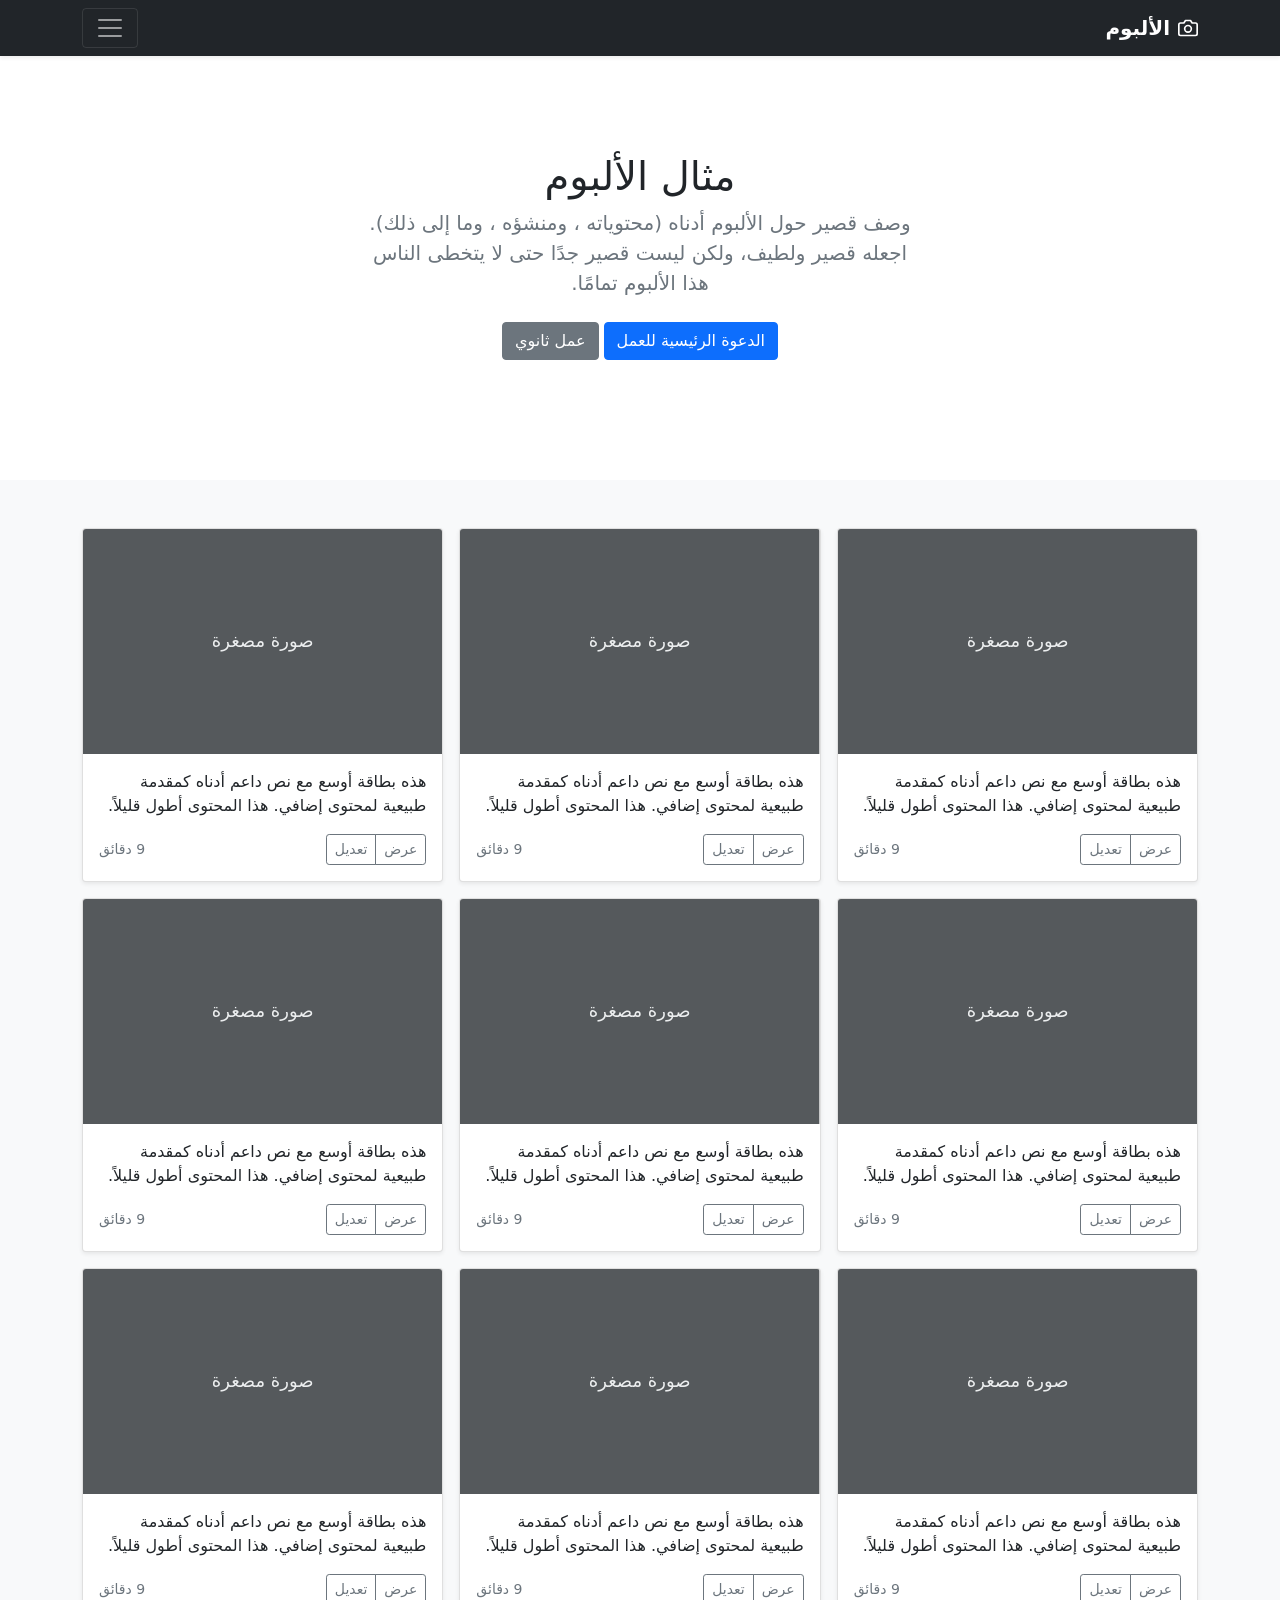
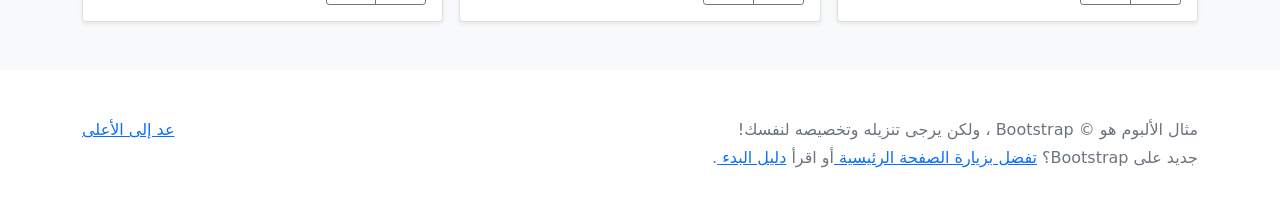
<file: assets/bootstrap-5.0.2-examples/album-rtl/index.html>
<!doctype html>
<html lang="ar" dir="rtl">
  <head>
    <meta charset="utf-8">
    <meta name="viewport" content="width=device-width, initial-scale=1">
    <meta name="description" content="">
    <meta name="author" content="Mark Otto, Jacob Thornton, and Bootstrap contributors">
    <meta name="generator" content="Hugo 0.84.0">
    <title>مثال الألبوم · Bootstrap v5.0</title>

    <link rel="canonical" href="https://getbootstrap.com/docs/5.0/examples/album-rtl/">

    

    <!-- Bootstrap core CSS -->
<link href="../assets/dist/css/bootstrap.rtl.min.css" rel="stylesheet">

    <style>
      .bd-placeholder-img {
        font-size: 1.125rem;
        text-anchor: middle;
        -webkit-user-select: none;
        -moz-user-select: none;
        user-select: none;
      }

      @media (min-width: 768px) {
        .bd-placeholder-img-lg {
          font-size: 3.5rem;
        }
      }
    </style>

    
  </head>
  <body>
    
<header>
  <div class="collapse bg-dark" id="navbarHeader">
    <div class="container">
      <div class="row">
        <div class="col-sm-8 col-md-7 py-4">
          <h4 class="text-white">حول</h4>
          <p class="text-muted">أضف بعض المعلومات حول الألبوم، المؤلف، أو أي سياق خلفية آخر. اجعلها بضع جمل حتى يتمكن الزوار من التقاط بعض التلميحات المفيدة. ثم اربطها ببعض مواقع التواصل الاجتماعي أو معلومات الاتصال.</p>
        </div>
        <div class="col-sm-4 offset-md-1 py-4">
          <h4 class="text-white">تواصل معي</h4>
          <ul class="list-unstyled">
            <li><a href="#" class="text-white">تابعني على تويتر</a></li>
            <li><a href="#" class="text-white">شاركني الإعجاب في فيسبوك</a></li>
            <li><a href="#" class="text-white">راسلني على البريد الإلكتروني</a></li>
          </ul>
        </div>
      </div>
    </div>
  </div>
  <div class="navbar navbar-dark bg-dark shadow-sm">
    <div class="container">
      <a href="#" class="navbar-brand d-flex align-items-center">
        <svg xmlns="http://www.w3.org/2000/svg" width="20" height="20" fill="none" stroke="currentColor" stroke-linecap="round" stroke-linejoin="round" stroke-width="2" aria-hidden="true" class="me-2" viewBox="0 0 24 24"><path d="M23 19a2 2 0 0 1-2 2H3a2 2 0 0 1-2-2V8a2 2 0 0 1 2-2h4l2-3h6l2 3h4a2 2 0 0 1 2 2z"/><circle cx="12" cy="13" r="4"/></svg>
        <strong>الألبوم</strong>
      </a>
      <button class="navbar-toggler" type="button" data-bs-toggle="collapse" data-bs-target="#navbarHeader" aria-controls="navbarHeader" aria-expanded="false" aria-label="تبديل التنقل">
        <span class="navbar-toggler-icon"></span>
      </button>
    </div>
  </div>
</header>

<main>

  <section class="py-5 text-center container">
    <div class="row py-lg-5">
      <div class="col-lg-6 col-md-8 mx-auto">
        <h1 class="fw-light">مثال الألبوم</h1>
        <p class="lead text-muted">وصف قصير حول الألبوم أدناه (محتوياته ، ومنشؤه ، وما إلى ذلك). اجعله قصير ولطيف، ولكن ليست قصير جدًا حتى لا يتخطى الناس هذا الألبوم تمامًا.</p>
        <p>
          <a href="#" class="btn btn-primary my-2">الدعوة الرئيسية للعمل</a>
          <a href="#" class="btn btn-secondary my-2">عمل ثانوي</a>
        </p>
      </div>
    </div>
  </section>

  <div class="album py-5 bg-light">
    <div class="container">

      <div class="row row-cols-1 row-cols-sm-2 row-cols-md-3 g-3">
        <div class="col">
          <div class="card shadow-sm">
            <svg class="bd-placeholder-img card-img-top" width="100%" height="225" xmlns="http://www.w3.org/2000/svg" role="img" aria-label="Placeholder: صورة مصغرة" preserveAspectRatio="xMidYMid slice" focusable="false"><title>Placeholder</title><rect width="100%" height="100%" fill="#55595c"/><text x="50%" y="50%" fill="#eceeef" dy=".3em">صورة مصغرة</text></svg>

            <div class="card-body">
              <p class="card-text">هذه بطاقة أوسع مع نص داعم أدناه كمقدمة طبيعية لمحتوى إضافي. هذا المحتوى أطول قليلاً.</p>
              <div class="d-flex justify-content-between align-items-center">
                <div class="btn-group">
                  <button type="button" class="btn btn-sm btn-outline-secondary">عرض</button>
                  <button type="button" class="btn btn-sm btn-outline-secondary">تعديل</button>
                </div>
                <small class="text-muted">9 دقائق</small>
              </div>
            </div>
          </div>
        </div>
        <div class="col">
          <div class="card shadow-sm">
            <svg class="bd-placeholder-img card-img-top" width="100%" height="225" xmlns="http://www.w3.org/2000/svg" role="img" aria-label="Placeholder: صورة مصغرة" preserveAspectRatio="xMidYMid slice" focusable="false"><title>Placeholder</title><rect width="100%" height="100%" fill="#55595c"/><text x="50%" y="50%" fill="#eceeef" dy=".3em">صورة مصغرة</text></svg>

            <div class="card-body">
              <p class="card-text">هذه بطاقة أوسع مع نص داعم أدناه كمقدمة طبيعية لمحتوى إضافي. هذا المحتوى أطول قليلاً.</p>
              <div class="d-flex justify-content-between align-items-center">
                <div class="btn-group">
                  <button type="button" class="btn btn-sm btn-outline-secondary">عرض</button>
                  <button type="button" class="btn btn-sm btn-outline-secondary">تعديل</button>
                </div>
                <small class="text-muted">9 دقائق</small>
              </div>
            </div>
          </div>
        </div>
        <div class="col">
          <div class="card shadow-sm">
            <svg class="bd-placeholder-img card-img-top" width="100%" height="225" xmlns="http://www.w3.org/2000/svg" role="img" aria-label="Placeholder: صورة مصغرة" preserveAspectRatio="xMidYMid slice" focusable="false"><title>Placeholder</title><rect width="100%" height="100%" fill="#55595c"/><text x="50%" y="50%" fill="#eceeef" dy=".3em">صورة مصغرة</text></svg>

            <div class="card-body">
              <p class="card-text">هذه بطاقة أوسع مع نص داعم أدناه كمقدمة طبيعية لمحتوى إضافي. هذا المحتوى أطول قليلاً.</p>
              <div class="d-flex justify-content-between align-items-center">
                <div class="btn-group">
                  <button type="button" class="btn btn-sm btn-outline-secondary">عرض</button>
                  <button type="button" class="btn btn-sm btn-outline-secondary">تعديل</button>
                </div>
                <small class="text-muted">9 دقائق</small>
              </div>
            </div>
          </div>
        </div>

        <div class="col">
          <div class="card shadow-sm">
            <svg class="bd-placeholder-img card-img-top" width="100%" height="225" xmlns="http://www.w3.org/2000/svg" role="img" aria-label="Placeholder: صورة مصغرة" preserveAspectRatio="xMidYMid slice" focusable="false"><title>Placeholder</title><rect width="100%" height="100%" fill="#55595c"/><text x="50%" y="50%" fill="#eceeef" dy=".3em">صورة مصغرة</text></svg>

            <div class="card-body">
              <p class="card-text">هذه بطاقة أوسع مع نص داعم أدناه كمقدمة طبيعية لمحتوى إضافي. هذا المحتوى أطول قليلاً.</p>
              <div class="d-flex justify-content-between align-items-center">
                <div class="btn-group">
                  <button type="button" class="btn btn-sm btn-outline-secondary">عرض</button>
                  <button type="button" class="btn btn-sm btn-outline-secondary">تعديل</button>
                </div>
                <small class="text-muted">9 دقائق</small>
              </div>
            </div>
          </div>
        </div>
        <div class="col">
          <div class="card shadow-sm">
            <svg class="bd-placeholder-img card-img-top" width="100%" height="225" xmlns="http://www.w3.org/2000/svg" role="img" aria-label="Placeholder: صورة مصغرة" preserveAspectRatio="xMidYMid slice" focusable="false"><title>Placeholder</title><rect width="100%" height="100%" fill="#55595c"/><text x="50%" y="50%" fill="#eceeef" dy=".3em">صورة مصغرة</text></svg>

            <div class="card-body">
              <p class="card-text">هذه بطاقة أوسع مع نص داعم أدناه كمقدمة طبيعية لمحتوى إضافي. هذا المحتوى أطول قليلاً.</p>
              <div class="d-flex justify-content-between align-items-center">
                <div class="btn-group">
                  <button type="button" class="btn btn-sm btn-outline-secondary">عرض</button>
                  <button type="button" class="btn btn-sm btn-outline-secondary">تعديل</button>
                </div>
                <small class="text-muted">9 دقائق</small>
              </div>
            </div>
          </div>
        </div>
        <div class="col">
          <div class="card shadow-sm">
            <svg class="bd-placeholder-img card-img-top" width="100%" height="225" xmlns="http://www.w3.org/2000/svg" role="img" aria-label="Placeholder: صورة مصغرة" preserveAspectRatio="xMidYMid slice" focusable="false"><title>Placeholder</title><rect width="100%" height="100%" fill="#55595c"/><text x="50%" y="50%" fill="#eceeef" dy=".3em">صورة مصغرة</text></svg>

            <div class="card-body">
              <p class="card-text">هذه بطاقة أوسع مع نص داعم أدناه كمقدمة طبيعية لمحتوى إضافي. هذا المحتوى أطول قليلاً.</p>
              <div class="d-flex justify-content-between align-items-center">
                <div class="btn-group">
                  <button type="button" class="btn btn-sm btn-outline-secondary">عرض</button>
                  <button type="button" class="btn btn-sm btn-outline-secondary">تعديل</button>
                </div>
                <small class="text-muted">9 دقائق</small>
              </div>
            </div>
          </div>
        </div>

        <div class="col">
          <div class="card shadow-sm">
            <svg class="bd-placeholder-img card-img-top" width="100%" height="225" xmlns="http://www.w3.org/2000/svg" role="img" aria-label="Placeholder: صورة مصغرة" preserveAspectRatio="xMidYMid slice" focusable="false"><title>Placeholder</title><rect width="100%" height="100%" fill="#55595c"/><text x="50%" y="50%" fill="#eceeef" dy=".3em">صورة مصغرة</text></svg>

            <div class="card-body">
              <p class="card-text">هذه بطاقة أوسع مع نص داعم أدناه كمقدمة طبيعية لمحتوى إضافي. هذا المحتوى أطول قليلاً.</p>
              <div class="d-flex justify-content-between align-items-center">
                <div class="btn-group">
                  <button type="button" class="btn btn-sm btn-outline-secondary">عرض</button>
                  <button type="button" class="btn btn-sm btn-outline-secondary">تعديل</button>
                </div>
                <small class="text-muted">9 دقائق</small>
              </div>
            </div>
          </div>
        </div>
        <div class="col">
          <div class="card shadow-sm">
            <svg class="bd-placeholder-img card-img-top" width="100%" height="225" xmlns="http://www.w3.org/2000/svg" role="img" aria-label="Placeholder: صورة مصغرة" preserveAspectRatio="xMidYMid slice" focusable="false"><title>Placeholder</title><rect width="100%" height="100%" fill="#55595c"/><text x="50%" y="50%" fill="#eceeef" dy=".3em">صورة مصغرة</text></svg>

            <div class="card-body">
              <p class="card-text">هذه بطاقة أوسع مع نص داعم أدناه كمقدمة طبيعية لمحتوى إضافي. هذا المحتوى أطول قليلاً.</p>
              <div class="d-flex justify-content-between align-items-center">
                <div class="btn-group">
                  <button type="button" class="btn btn-sm btn-outline-secondary">عرض</button>
                  <button type="button" class="btn btn-sm btn-outline-secondary">تعديل</button>
                </div>
                <small class="text-muted">9 دقائق</small>
              </div>
            </div>
          </div>
        </div>
        <div class="col">
          <div class="card shadow-sm">
            <svg class="bd-placeholder-img card-img-top" width="100%" height="225" xmlns="http://www.w3.org/2000/svg" role="img" aria-label="Placeholder: صورة مصغرة" preserveAspectRatio="xMidYMid slice" focusable="false"><title>Placeholder</title><rect width="100%" height="100%" fill="#55595c"/><text x="50%" y="50%" fill="#eceeef" dy=".3em">صورة مصغرة</text></svg>

            <div class="card-body">
              <p class="card-text">هذه بطاقة أوسع مع نص داعم أدناه كمقدمة طبيعية لمحتوى إضافي. هذا المحتوى أطول قليلاً.</p>
              <div class="d-flex justify-content-between align-items-center">
                <div class="btn-group">
                  <button type="button" class="btn btn-sm btn-outline-secondary">عرض</button>
                  <button type="button" class="btn btn-sm btn-outline-secondary">تعديل</button>
                </div>
                <small class="text-muted">9 دقائق</small>
              </div>
            </div>
          </div>
        </div>
      </div>
    </div>
  </div>

</main>

<footer class="text-muted py-5">
  <div class="container">
    <p class="float-end mb-1">
      <a href="#">عد إلى الأعلى</a>
    </p>
    <p class="mb-1">مثال الألبوم هو © Bootstrap ، ولكن يرجى تنزيله وتخصيصه لنفسك!</p>
    <p class="mb-0">جديد على Bootstrap؟ <a href="/"> تفضل بزيارة الصفحة الرئيسية </a> أو اقرأ <a href="../getting-started/introduction/ "> دليل البدء </a>.</p>
  </div>
</footer>


    <script src="../assets/dist/js/bootstrap.bundle.min.js"></script>

      
  </body>
</html>
</file>
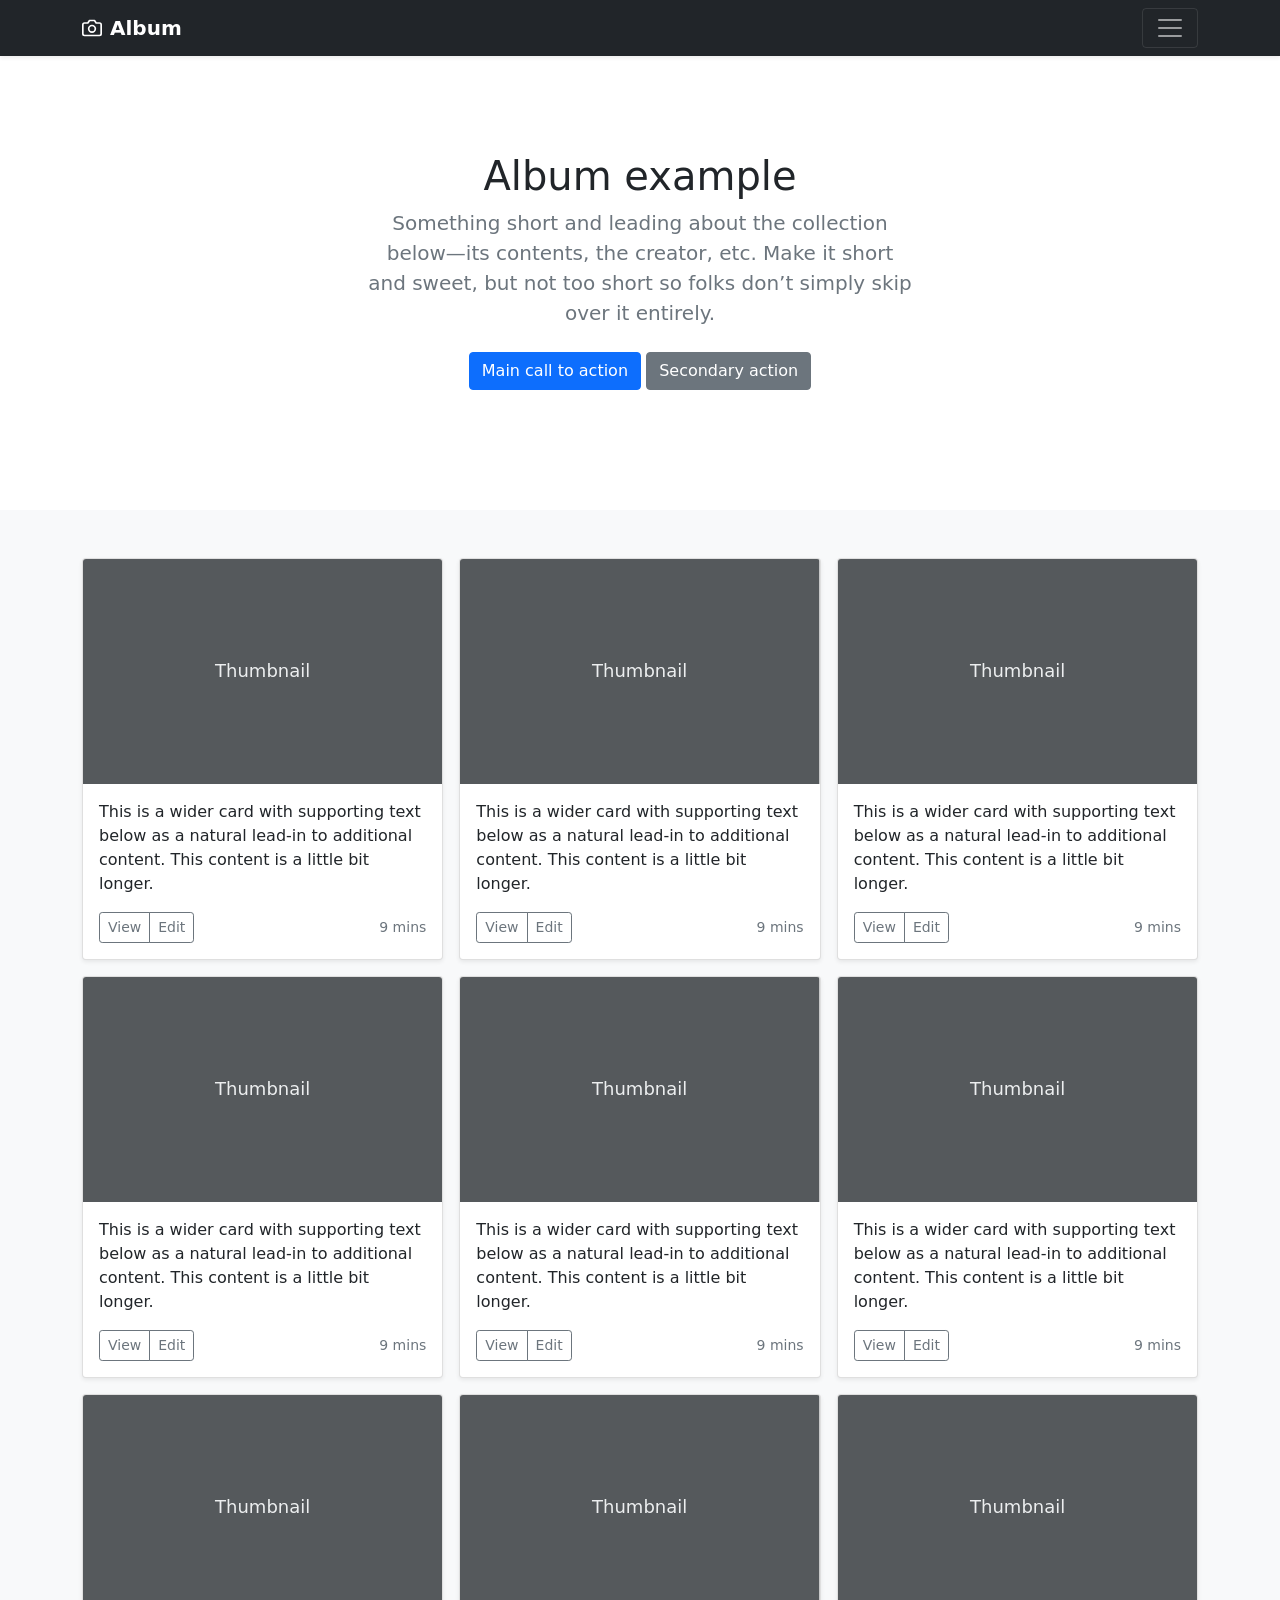
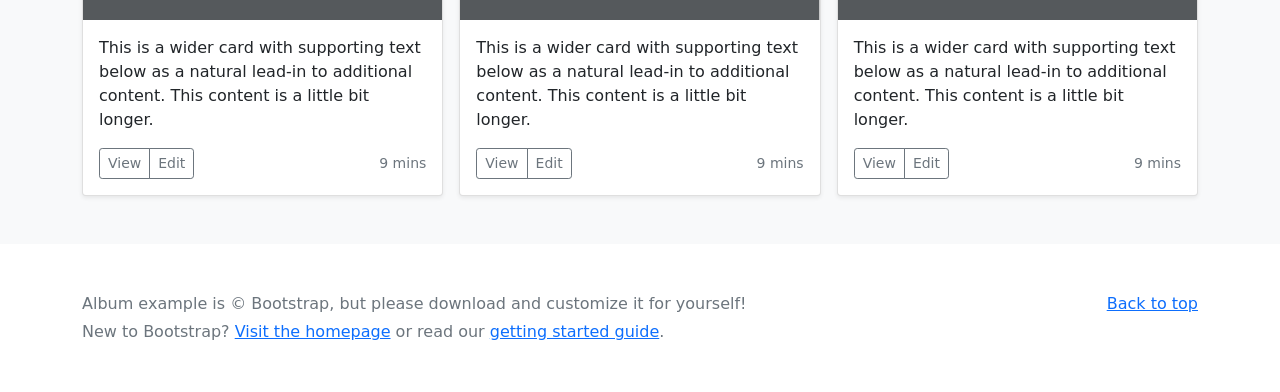
<file: assets/bootstrap-5.0.2-examples/album/index.html>
<!doctype html>
<html lang="en">
  <head>
    <meta charset="utf-8">
    <meta name="viewport" content="width=device-width, initial-scale=1">
    <meta name="description" content="">
    <meta name="author" content="Mark Otto, Jacob Thornton, and Bootstrap contributors">
    <meta name="generator" content="Hugo 0.84.0">
    <title>Album example · Bootstrap v5.0</title>

    <link rel="canonical" href="https://getbootstrap.com/docs/5.0/examples/album/">

    

    <!-- Bootstrap core CSS -->
<link href="../assets/dist/css/bootstrap.min.css" rel="stylesheet">

    <style>
      .bd-placeholder-img {
        font-size: 1.125rem;
        text-anchor: middle;
        -webkit-user-select: none;
        -moz-user-select: none;
        user-select: none;
      }

      @media (min-width: 768px) {
        .bd-placeholder-img-lg {
          font-size: 3.5rem;
        }
      }
    </style>

    
  </head>
  <body>
    
<header>
  <div class="collapse bg-dark" id="navbarHeader">
    <div class="container">
      <div class="row">
        <div class="col-sm-8 col-md-7 py-4">
          <h4 class="text-white">About</h4>
          <p class="text-muted">Add some information about the album below, the author, or any other background context. Make it a few sentences long so folks can pick up some informative tidbits. Then, link them off to some social networking sites or contact information.</p>
        </div>
        <div class="col-sm-4 offset-md-1 py-4">
          <h4 class="text-white">Contact</h4>
          <ul class="list-unstyled">
            <li><a href="#" class="text-white">Follow on Twitter</a></li>
            <li><a href="#" class="text-white">Like on Facebook</a></li>
            <li><a href="#" class="text-white">Email me</a></li>
          </ul>
        </div>
      </div>
    </div>
  </div>
  <div class="navbar navbar-dark bg-dark shadow-sm">
    <div class="container">
      <a href="#" class="navbar-brand d-flex align-items-center">
        <svg xmlns="http://www.w3.org/2000/svg" width="20" height="20" fill="none" stroke="currentColor" stroke-linecap="round" stroke-linejoin="round" stroke-width="2" aria-hidden="true" class="me-2" viewBox="0 0 24 24"><path d="M23 19a2 2 0 0 1-2 2H3a2 2 0 0 1-2-2V8a2 2 0 0 1 2-2h4l2-3h6l2 3h4a2 2 0 0 1 2 2z"/><circle cx="12" cy="13" r="4"/></svg>
        <strong>Album</strong>
      </a>
      <button class="navbar-toggler" type="button" data-bs-toggle="collapse" data-bs-target="#navbarHeader" aria-controls="navbarHeader" aria-expanded="false" aria-label="Toggle navigation">
        <span class="navbar-toggler-icon"></span>
      </button>
    </div>
  </div>
</header>

<main>

  <section class="py-5 text-center container">
    <div class="row py-lg-5">
      <div class="col-lg-6 col-md-8 mx-auto">
        <h1 class="fw-light">Album example</h1>
        <p class="lead text-muted">Something short and leading about the collection below—its contents, the creator, etc. Make it short and sweet, but not too short so folks don’t simply skip over it entirely.</p>
        <p>
          <a href="#" class="btn btn-primary my-2">Main call to action</a>
          <a href="#" class="btn btn-secondary my-2">Secondary action</a>
        </p>
      </div>
    </div>
  </section>

  <div class="album py-5 bg-light">
    <div class="container">

      <div class="row row-cols-1 row-cols-sm-2 row-cols-md-3 g-3">
        <div class="col">
          <div class="card shadow-sm">
            <svg class="bd-placeholder-img card-img-top" width="100%" height="225" xmlns="http://www.w3.org/2000/svg" role="img" aria-label="Placeholder: Thumbnail" preserveAspectRatio="xMidYMid slice" focusable="false"><title>Placeholder</title><rect width="100%" height="100%" fill="#55595c"/><text x="50%" y="50%" fill="#eceeef" dy=".3em">Thumbnail</text></svg>

            <div class="card-body">
              <p class="card-text">This is a wider card with supporting text below as a natural lead-in to additional content. This content is a little bit longer.</p>
              <div class="d-flex justify-content-between align-items-center">
                <div class="btn-group">
                  <button type="button" class="btn btn-sm btn-outline-secondary">View</button>
                  <button type="button" class="btn btn-sm btn-outline-secondary">Edit</button>
                </div>
                <small class="text-muted">9 mins</small>
              </div>
            </div>
          </div>
        </div>
        <div class="col">
          <div class="card shadow-sm">
            <svg class="bd-placeholder-img card-img-top" width="100%" height="225" xmlns="http://www.w3.org/2000/svg" role="img" aria-label="Placeholder: Thumbnail" preserveAspectRatio="xMidYMid slice" focusable="false"><title>Placeholder</title><rect width="100%" height="100%" fill="#55595c"/><text x="50%" y="50%" fill="#eceeef" dy=".3em">Thumbnail</text></svg>

            <div class="card-body">
              <p class="card-text">This is a wider card with supporting text below as a natural lead-in to additional content. This content is a little bit longer.</p>
              <div class="d-flex justify-content-between align-items-center">
                <div class="btn-group">
                  <button type="button" class="btn btn-sm btn-outline-secondary">View</button>
                  <button type="button" class="btn btn-sm btn-outline-secondary">Edit</button>
                </div>
                <small class="text-muted">9 mins</small>
              </div>
            </div>
          </div>
        </div>
        <div class="col">
          <div class="card shadow-sm">
            <svg class="bd-placeholder-img card-img-top" width="100%" height="225" xmlns="http://www.w3.org/2000/svg" role="img" aria-label="Placeholder: Thumbnail" preserveAspectRatio="xMidYMid slice" focusable="false"><title>Placeholder</title><rect width="100%" height="100%" fill="#55595c"/><text x="50%" y="50%" fill="#eceeef" dy=".3em">Thumbnail</text></svg>

            <div class="card-body">
              <p class="card-text">This is a wider card with supporting text below as a natural lead-in to additional content. This content is a little bit longer.</p>
              <div class="d-flex justify-content-between align-items-center">
                <div class="btn-group">
                  <button type="button" class="btn btn-sm btn-outline-secondary">View</button>
                  <button type="button" class="btn btn-sm btn-outline-secondary">Edit</button>
                </div>
                <small class="text-muted">9 mins</small>
              </div>
            </div>
          </div>
        </div>

        <div class="col">
          <div class="card shadow-sm">
            <svg class="bd-placeholder-img card-img-top" width="100%" height="225" xmlns="http://www.w3.org/2000/svg" role="img" aria-label="Placeholder: Thumbnail" preserveAspectRatio="xMidYMid slice" focusable="false"><title>Placeholder</title><rect width="100%" height="100%" fill="#55595c"/><text x="50%" y="50%" fill="#eceeef" dy=".3em">Thumbnail</text></svg>

            <div class="card-body">
              <p class="card-text">This is a wider card with supporting text below as a natural lead-in to additional content. This content is a little bit longer.</p>
              <div class="d-flex justify-content-between align-items-center">
                <div class="btn-group">
                  <button type="button" class="btn btn-sm btn-outline-secondary">View</button>
                  <button type="button" class="btn btn-sm btn-outline-secondary">Edit</button>
                </div>
                <small class="text-muted">9 mins</small>
              </div>
            </div>
          </div>
        </div>
        <div class="col">
          <div class="card shadow-sm">
            <svg class="bd-placeholder-img card-img-top" width="100%" height="225" xmlns="http://www.w3.org/2000/svg" role="img" aria-label="Placeholder: Thumbnail" preserveAspectRatio="xMidYMid slice" focusable="false"><title>Placeholder</title><rect width="100%" height="100%" fill="#55595c"/><text x="50%" y="50%" fill="#eceeef" dy=".3em">Thumbnail</text></svg>

            <div class="card-body">
              <p class="card-text">This is a wider card with supporting text below as a natural lead-in to additional content. This content is a little bit longer.</p>
              <div class="d-flex justify-content-between align-items-center">
                <div class="btn-group">
                  <button type="button" class="btn btn-sm btn-outline-secondary">View</button>
                  <button type="button" class="btn btn-sm btn-outline-secondary">Edit</button>
                </div>
                <small class="text-muted">9 mins</small>
              </div>
            </div>
          </div>
        </div>
        <div class="col">
          <div class="card shadow-sm">
            <svg class="bd-placeholder-img card-img-top" width="100%" height="225" xmlns="http://www.w3.org/2000/svg" role="img" aria-label="Placeholder: Thumbnail" preserveAspectRatio="xMidYMid slice" focusable="false"><title>Placeholder</title><rect width="100%" height="100%" fill="#55595c"/><text x="50%" y="50%" fill="#eceeef" dy=".3em">Thumbnail</text></svg>

            <div class="card-body">
              <p class="card-text">This is a wider card with supporting text below as a natural lead-in to additional content. This content is a little bit longer.</p>
              <div class="d-flex justify-content-between align-items-center">
                <div class="btn-group">
                  <button type="button" class="btn btn-sm btn-outline-secondary">View</button>
                  <button type="button" class="btn btn-sm btn-outline-secondary">Edit</button>
                </div>
                <small class="text-muted">9 mins</small>
              </div>
            </div>
          </div>
        </div>

        <div class="col">
          <div class="card shadow-sm">
            <svg class="bd-placeholder-img card-img-top" width="100%" height="225" xmlns="http://www.w3.org/2000/svg" role="img" aria-label="Placeholder: Thumbnail" preserveAspectRatio="xMidYMid slice" focusable="false"><title>Placeholder</title><rect width="100%" height="100%" fill="#55595c"/><text x="50%" y="50%" fill="#eceeef" dy=".3em">Thumbnail</text></svg>

            <div class="card-body">
              <p class="card-text">This is a wider card with supporting text below as a natural lead-in to additional content. This content is a little bit longer.</p>
              <div class="d-flex justify-content-between align-items-center">
                <div class="btn-group">
                  <button type="button" class="btn btn-sm btn-outline-secondary">View</button>
                  <button type="button" class="btn btn-sm btn-outline-secondary">Edit</button>
                </div>
                <small class="text-muted">9 mins</small>
              </div>
            </div>
          </div>
        </div>
        <div class="col">
          <div class="card shadow-sm">
            <svg class="bd-placeholder-img card-img-top" width="100%" height="225" xmlns="http://www.w3.org/2000/svg" role="img" aria-label="Placeholder: Thumbnail" preserveAspectRatio="xMidYMid slice" focusable="false"><title>Placeholder</title><rect width="100%" height="100%" fill="#55595c"/><text x="50%" y="50%" fill="#eceeef" dy=".3em">Thumbnail</text></svg>

            <div class="card-body">
              <p class="card-text">This is a wider card with supporting text below as a natural lead-in to additional content. This content is a little bit longer.</p>
              <div class="d-flex justify-content-between align-items-center">
                <div class="btn-group">
                  <button type="button" class="btn btn-sm btn-outline-secondary">View</button>
                  <button type="button" class="btn btn-sm btn-outline-secondary">Edit</button>
                </div>
                <small class="text-muted">9 mins</small>
              </div>
            </div>
          </div>
        </div>
        <div class="col">
          <div class="card shadow-sm">
            <svg class="bd-placeholder-img card-img-top" width="100%" height="225" xmlns="http://www.w3.org/2000/svg" role="img" aria-label="Placeholder: Thumbnail" preserveAspectRatio="xMidYMid slice" focusable="false"><title>Placeholder</title><rect width="100%" height="100%" fill="#55595c"/><text x="50%" y="50%" fill="#eceeef" dy=".3em">Thumbnail</text></svg>

            <div class="card-body">
              <p class="card-text">This is a wider card with supporting text below as a natural lead-in to additional content. This content is a little bit longer.</p>
              <div class="d-flex justify-content-between align-items-center">
                <div class="btn-group">
                  <button type="button" class="btn btn-sm btn-outline-secondary">View</button>
                  <button type="button" class="btn btn-sm btn-outline-secondary">Edit</button>
                </div>
                <small class="text-muted">9 mins</small>
              </div>
            </div>
          </div>
        </div>
      </div>
    </div>
  </div>

</main>

<footer class="text-muted py-5">
  <div class="container">
    <p class="float-end mb-1">
      <a href="#">Back to top</a>
    </p>
    <p class="mb-1">Album example is &copy; Bootstrap, but please download and customize it for yourself!</p>
    <p class="mb-0">New to Bootstrap? <a href="/">Visit the homepage</a> or read our <a href="../getting-started/introduction/">getting started guide</a>.</p>
  </div>
</footer>


    <script src="../assets/dist/js/bootstrap.bundle.min.js"></script>

      
  </body>
</html>
</file>
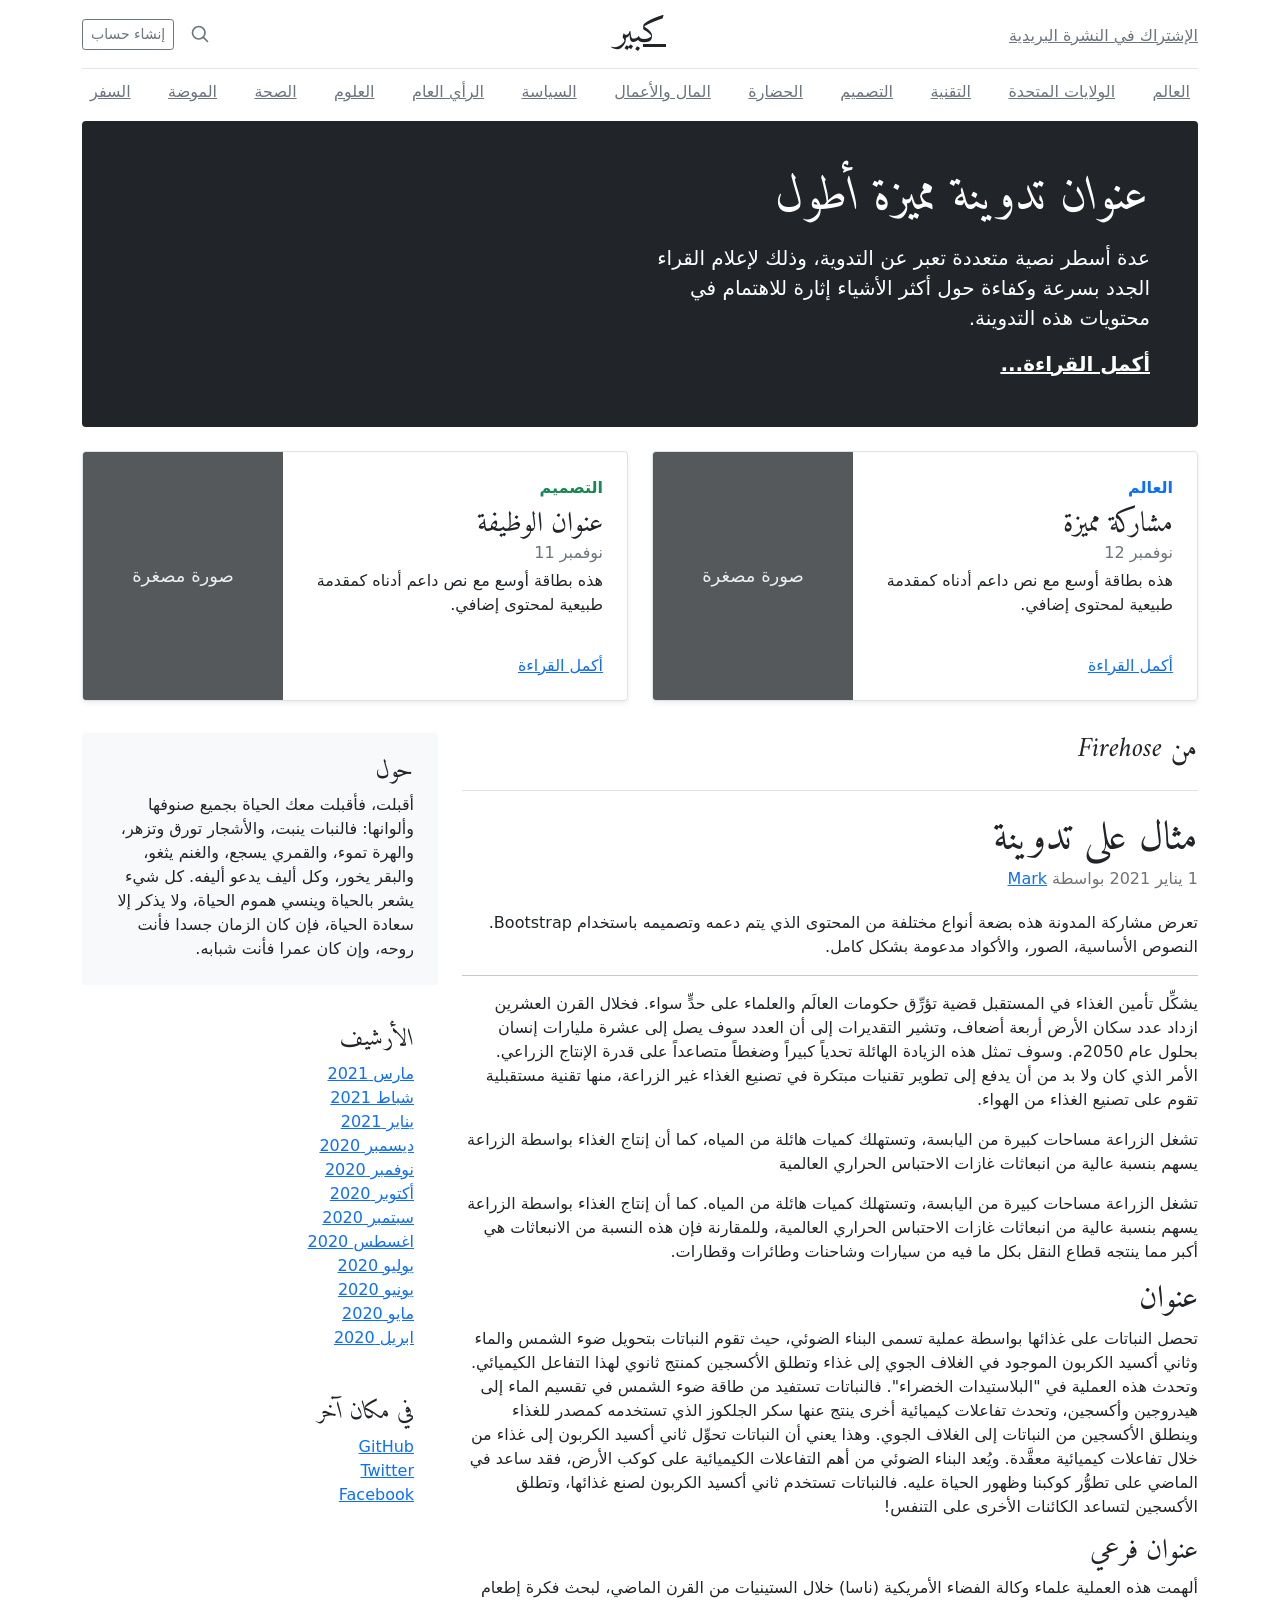
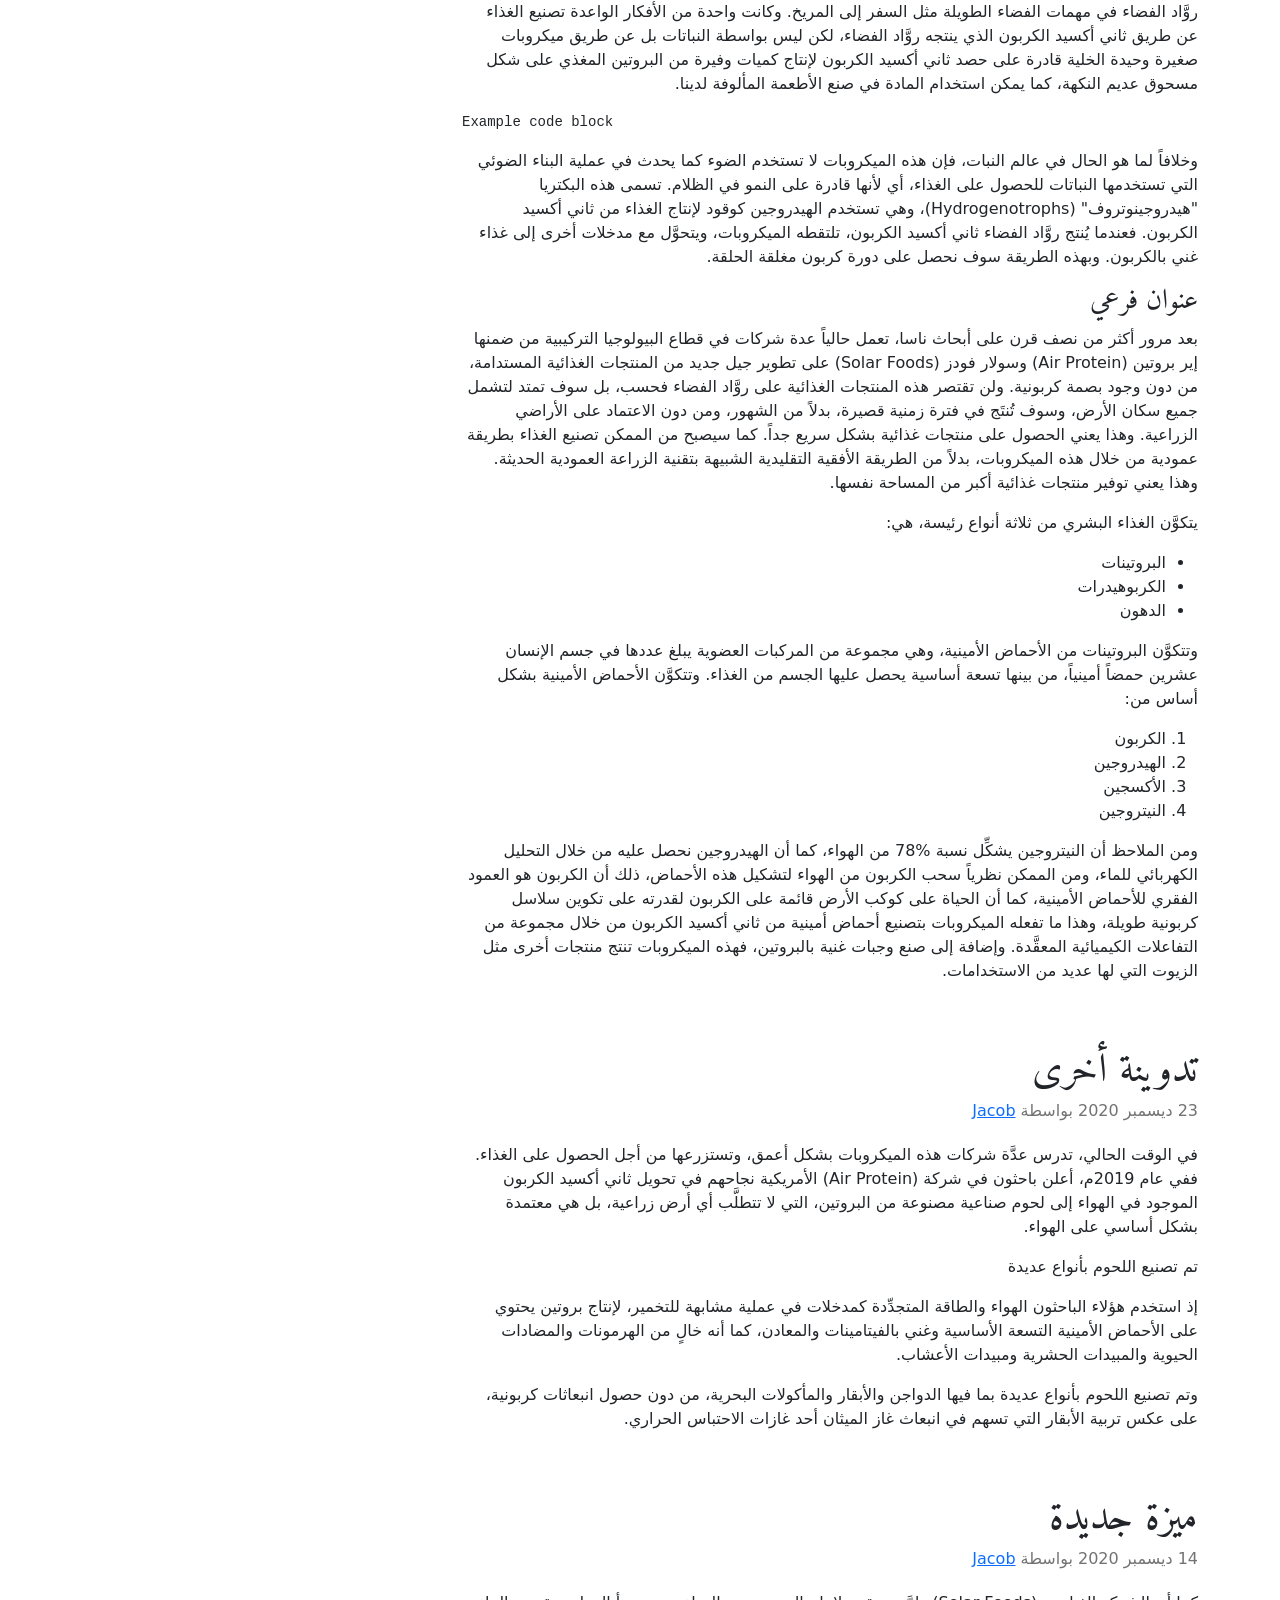
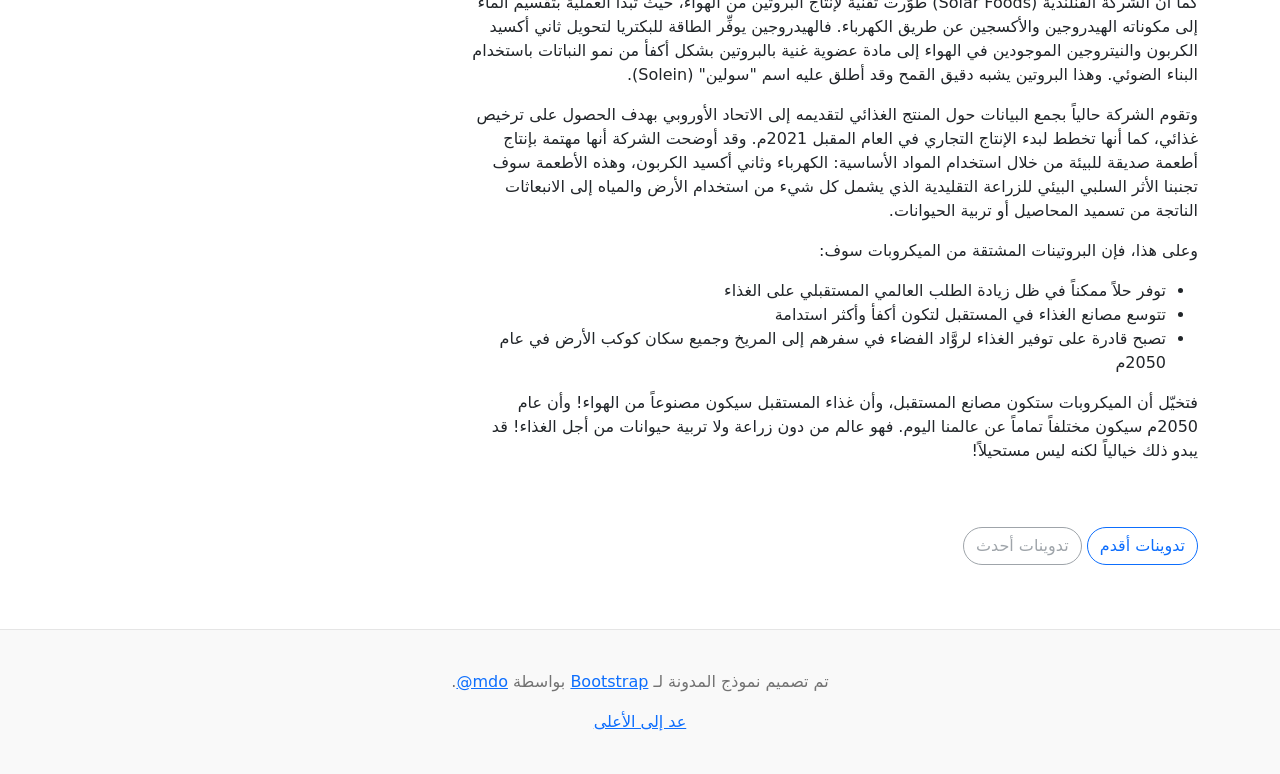
<file: assets/bootstrap-5.0.2-examples/blog-rtl/index.html>
<!doctype html>
<html lang="ar" dir="rtl">
  <head>
    <meta charset="utf-8">
    <meta name="viewport" content="width=device-width, initial-scale=1">
    <meta name="description" content="">
    <meta name="author" content="Mark Otto, Jacob Thornton, and Bootstrap contributors">
    <meta name="generator" content="Hugo 0.84.0">
    <title>قالب المدونة · Bootstrap v5.0</title>

    <link rel="canonical" href="https://getbootstrap.com/docs/5.0/examples/blog-rtl/">

    

    <!-- Bootstrap core CSS -->
<link href="../assets/dist/css/bootstrap.rtl.min.css" rel="stylesheet">

    <style>
      .bd-placeholder-img {
        font-size: 1.125rem;
        text-anchor: middle;
        -webkit-user-select: none;
        -moz-user-select: none;
        user-select: none;
      }

      @media (min-width: 768px) {
        .bd-placeholder-img-lg {
          font-size: 3.5rem;
        }
      }
    </style>

    
    <!-- Custom styles for this template -->
    <link href="https://fonts.googleapis.com/css?family=Amiri:wght@400;700&amp;display=swap" rel="stylesheet">
    <!-- Custom styles for this template -->
    <link href="../blog/blog.rtl.css" rel="stylesheet">
  </head>
  <body>
    
<div class="container">
  <header class="blog-header py-3">
    <div class="row flex-nowrap justify-content-between align-items-center">
      <div class="col-4 pt-1">
        <a class="link-secondary" href="#">الإشتراك في النشرة البريدية</a>
      </div>
      <div class="col-4 text-center">
        <a class="blog-header-logo text-dark" href="#">كبير</a>
      </div>
      <div class="col-4 d-flex justify-content-end align-items-center">
        <a class="link-secondary" href="#" aria-label="بحث">
          <svg xmlns="http://www.w3.org/2000/svg" width="20" height="20" fill="none" stroke="currentColor" stroke-linecap="round" stroke-linejoin="round" stroke-width="2" class="mx-3" role="img" viewBox="0 0 24 24"><title>بحث</title><circle cx="10.5" cy="10.5" r="7.5"/><path d="M21 21l-5.2-5.2"/></svg>
        </a>
        <a class="btn btn-sm btn-outline-secondary" href="#">إنشاء حساب</a>
      </div>
    </div>
  </header>

  <div class="nav-scroller py-1 mb-2">
    <nav class="nav d-flex justify-content-between">
      <a class="p-2 link-secondary" href="#">العالم</a>
      <a class="p-2 link-secondary" href="#">الولايات المتحدة</a>
      <a class="p-2 link-secondary" href="#">التقنية</a>
      <a class="p-2 link-secondary" href="#">التصميم</a>
      <a class="p-2 link-secondary" href="#">الحضارة</a>
      <a class="p-2 link-secondary" href="#">المال والأعمال</a>
      <a class="p-2 link-secondary" href="#">السياسة</a>
      <a class="p-2 link-secondary" href="#">الرأي العام</a>
      <a class="p-2 link-secondary" href="#">العلوم</a>
      <a class="p-2 link-secondary" href="#">الصحة</a>
      <a class="p-2 link-secondary" href="#">الموضة</a>
      <a class="p-2 link-secondary" href="#">السفر</a>
    </nav>
  </div>
</div>

<main class="container">
  <div class="p-4 p-md-5 mb-4 text-white rounded bg-dark">
    <div class="col-md-6 px-0">
      <h1 class="display-4 fst-italic">عنوان تدوينة مميزة أطول</h1>
      <p class="lead my-3">عدة أسطر نصية متعددة تعبر عن التدوية، وذلك لإعلام القراء الجدد بسرعة وكفاءة حول أكثر الأشياء إثارة للاهتمام في محتويات هذه التدوينة.</p>
      <p class="lead mb-0"><a href="#" class="text-white fw-bold">أكمل القراءة...</a></p>
    </div>
  </div>

  <div class="row mb-2">
    <div class="col-md-6">
      <div class="row g-0 border rounded overflow-hidden flex-md-row mb-4 shadow-sm h-md-250 position-relative">
        <div class="col p-4 d-flex flex-column position-static">
          <strong class="d-inline-block mb-2 text-primary">العالم</strong>
          <h3 class="mb-0">مشاركة مميزة</h3>
          <div class="mb-1 text-muted">نوفمبر 12</div>
          <p class="card-text mb-auto">هذه بطاقة أوسع مع نص داعم أدناه كمقدمة طبيعية لمحتوى إضافي.</p>
          <a href="#" class="stretched-link">أكمل القراءة</a>
        </div>
        <div class="col-auto d-none d-lg-block">
          <svg class="bd-placeholder-img" width="200" height="250" xmlns="http://www.w3.org/2000/svg" role="img" aria-label="Placeholder: صورة مصغرة" preserveAspectRatio="xMidYMid slice" focusable="false"><title>Placeholder</title><rect width="100%" height="100%" fill="#55595c"/><text x="50%" y="50%" fill="#eceeef" dy=".3em">صورة مصغرة</text></svg>

        </div>
      </div>
    </div>
    <div class="col-md-6">
      <div class="row g-0 border rounded overflow-hidden flex-md-row mb-4 shadow-sm h-md-250 position-relative">
        <div class="col p-4 d-flex flex-column position-static">
          <strong class="d-inline-block mb-2 text-success">التصميم</strong>
          <h3 class="mb-0">عنوان الوظيفة</h3>
          <div class="mb-1 text-muted">نوفمبر 11</div>
          <p class="mb-auto">هذه بطاقة أوسع مع نص داعم أدناه كمقدمة طبيعية لمحتوى إضافي.</p>
          <a href="#" class="stretched-link">أكمل القراءة</a>
        </div>
        <div class="col-auto d-none d-lg-block">
          <svg class="bd-placeholder-img" width="200" height="250" xmlns="http://www.w3.org/2000/svg" role="img" aria-label="Placeholder: صورة مصغرة" preserveAspectRatio="xMidYMid slice" focusable="false"><title>Placeholder</title><rect width="100%" height="100%" fill="#55595c"/><text x="50%" y="50%" fill="#eceeef" dy=".3em">صورة مصغرة</text></svg>

        </div>
      </div>
    </div>
  </div>

  <div class="row">
    <div class="col-md-8">
      <h3 class="pb-4 mb-4 fst-italic border-bottom">
        من Firehose
      </h3>

      <article class="blog-post">
        <h2 class="blog-post-title">مثال على تدوينة</h2>
        <p class="blog-post-meta">1 يناير 2021 بواسطة <a href="#"> Mark </a></p>

        <p>تعرض مشاركة المدونة هذه بضعة أنواع مختلفة من المحتوى الذي يتم دعمه وتصميمه باستخدام Bootstrap. النصوص الأساسية، الصور، والأكواد مدعومة بشكل كامل.</p>
        <hr>
        <p>يشكِّل تأمين الغذاء في المستقبل قضية تؤرِّق حكومات العالَم والعلماء على حدٍّ سواء. فخلال القرن العشرين ازداد عدد سكان الأرض أربعة أضعاف، وتشير التقديرات إلى أن العدد سوف يصل إلى عشرة مليارات إنسان بحلول عام 2050م. وسوف تمثل هذه الزيادة الهائلة تحدياً كبيراً وضغطاً متصاعداً على قدرة الإنتاج الزراعي. الأمر الذي كان ولا بد من أن يدفع إلى تطوير تقنيات مبتكرة في تصنيع الغذاء غير الزراعة، منها تقنية مستقبلية تقوم على تصنيع الغذاء من الهواء.</p>
        <blockquote>
          <p>تشغل الزراعة مساحات كبيرة من اليابسة، وتستهلك كميات هائلة من المياه، كما أن إنتاج الغذاء بواسطة الزراعة يسهم بنسبة عالية من انبعاثات غازات الاحتباس الحراري العالمية</p>
        </blockquote>
        <p>تشغل الزراعة مساحات كبيرة من اليابسة، وتستهلك كميات هائلة من المياه. كما أن إنتاج الغذاء بواسطة الزراعة يسهم بنسبة عالية من انبعاثات غازات الاحتباس الحراري العالمية، وللمقارنة فإن هذه النسبة من الانبعاثات هي أكبر مما ينتجه قطاع النقل بكل ما فيه من سيارات وشاحنات وطائرات وقطارات.</p>
        <h2>عنوان</h2>
        <p>تحصل النباتات على غذائها بواسطة عملية تسمى البناء الضوئي، حيث تقوم النباتات بتحويل ضوء الشمس والماء وثاني أكسيد الكربون الموجود في الغلاف الجوي إلى غذاء وتطلق الأكسجين كمنتج ثانوي لهذا التفاعل الكيميائي. وتحدث هذه العملية في "البلاستيدات الخضراء". فالنباتات تستفيد من طاقة ضوء الشمس في تقسيم الماء إلى هيدروجين وأكسجين، وتحدث تفاعلات كيميائية أخرى ينتج عنها سكر الجلكوز الذي تستخدمه كمصدر للغذاء وينطلق الأكسجين من النباتات إلى الغلاف الجوي. وهذا يعني أن النباتات تحوِّل ثاني أكسيد الكربون إلى غذاء من خلال تفاعلات كيميائية معقَّدة. ويُعد البناء الضوئي من أهم التفاعلات الكيميائية على كوكب الأرض، فقد ساعد في الماضي على تطوُّر كوكبنا وظهور الحياة عليه. فالنباتات تستخدم ثاني أكسيد الكربون لصنع غذائها، وتطلق الأكسجين لتساعد الكائنات الأخرى على التنفس!</p>
        <h3>عنوان فرعي</h3>
        <p>ألهمت هذه العملية علماء وكالة الفضاء الأمريكية (ناسا) خلال الستينيات من القرن الماضي، لبحث فكرة إطعام روَّاد الفضاء في مهمات الفضاء الطويلة مثل السفر إلى المريخ. وكانت واحدة من الأفكار الواعدة تصنيع الغذاء عن طريق ثاني أكسيد الكربون الذي ينتجه روَّاد الفضاء، لكن ليس بواسطة النباتات بل عن طريق ميكروبات صغيرة وحيدة الخلية قادرة على حصد ثاني أكسيد الكربون لإنتاج كميات وفيرة من البروتين المغذي على شكل مسحوق عديم النكهة، كما يمكن استخدام المادة في صنع الأطعمة المألوفة لدينا.</p>
        <pre><code>Example code block</code></pre>
        <p>وخلافاً لما هو الحال في عالم النبات، فإن هذه الميكروبات لا تستخدم الضوء كما يحدث في عملية البناء الضوئي التي تستخدمها النباتات للحصول على الغذاء، أي لأنها قادرة على النمو في الظلام. تسمى هذه البكتريا "هيدروجينوتروف" (Hydrogenotrophs)، وهي تستخدم الهيدروجين كوقود لإنتاج الغذاء من ثاني أكسيد الكربون. فعندما يُنتج روَّاد الفضاء ثاني أكسيد الكربون، تلتقطه الميكروبات، ويتحوَّل مع مدخلات أخرى إلى غذاء غني بالكربون. وبهذه الطريقة سوف نحصل على دورة كربون مغلقة الحلقة.</p>
        <h3>عنوان فرعي</h3>
        <p>بعد مرور أكثر من نصف قرن على أبحاث ناسا، تعمل حالياً عدة شركات في قطاع البيولوجيا التركيبية من ضمنها إير بروتين (Air Protein) وسولار فودز (Solar Foods) على تطوير جيل جديد من المنتجات الغذائية المستدامة، من دون وجود بصمة كربونية. ولن تقتصر هذه المنتجات الغذائية على روَّاد الفضاء فحسب، بل سوف تمتد لتشمل جميع سكان الأرض، وسوف تُنتَج في فترة زمنية قصيرة، بدلاً من الشهور، ومن دون الاعتماد على الأراضي الزراعية. وهذا يعني الحصول على منتجات غذائية بشكل سريع جداً. كما سيصبح من الممكن تصنيع الغذاء بطريقة عمودية من خلال هذه الميكروبات، بدلاً من الطريقة الأفقية التقليدية الشبيهة بتقنية الزراعة العمودية الحديثة. وهذا يعني توفير منتجات غذائية أكبر من المساحة نفسها.</p>
        <p>يتكوَّن الغذاء البشري من ثلاثة أنواع رئيسة، هي:</p>
        <ul>
          <li>البروتينات</li>
          <li>الكربوهيدرات</li>
          <li>الدهون</li>
        </ul>
        <p>وتتكوَّن البروتينات من الأحماض الأمينية، وهي مجموعة من المركبات العضوية يبلغ عددها في جسم الإنسان عشرين حمضاً أمينياً، من بينها تسعة أساسية يحصل عليها الجسم من الغذاء. وتتكوَّن الأحماض الأمينية بشكل أساس من:</p>
        <ol>
          <li>الكربون</li>
          <li>الهيدروجين</li>
          <li>الأكسجين</li>
          <li>النيتروجين</li>
        </ol>
        <p>ومن الملاحظ أن النيتروجين يشكِّل نسبة %78 من الهواء، كما أن الهيدروجين نحصل عليه من خلال التحليل الكهربائي للماء، ومن الممكن نظرياً سحب الكربون من الهواء لتشكيل هذه الأحماض، ذلك أن الكربون هو العمود الفقري للأحماض الأمينية، كما أن الحياة على كوكب الأرض قائمة على الكربون لقدرته على تكوين سلاسل كربونية طويلة، وهذا ما تفعله الميكروبات بتصنيع أحماض أمينية من ثاني أكسيد الكربون من خلال مجموعة من التفاعلات الكيميائية المعقَّدة. وإضافة إلى صنع وجبات غنية بالبروتين، فهذه الميكروبات تنتج منتجات أخرى مثل الزيوت التي لها عديد من الاستخدامات.</p>
      </article>

      <article class="blog-post">
        <h2 class="blog-post-title">تدوينة أخرى</h2>
        <p class="blog-post-meta">23 ديسمبر 2020 بواسطة <a href="#">Jacob</a></p>

        <p>في الوقت الحالي، تدرس عدَّة شركات هذه الميكروبات بشكل أعمق، وتستزرعها من أجل الحصول على الغذاء. ففي عام 2019م، أعلن باحثون في شركة (Air Protein) الأمريكية نجاحهم في تحويل ثاني أكسيد الكربون الموجود في الهواء إلى لحوم صناعية مصنوعة من البروتين، التي لا تتطلَّب أي أرض زراعية، بل هي معتمدة بشكل أساسي على الهواء.</p>
        <blockquote>
          <p>تم تصنيع اللحوم بأنواع عديدة</p>
        </blockquote>
        <p>إذ استخدم هؤلاء الباحثون الهواء والطاقة المتجدِّدة كمدخلات في عملية مشابهة للتخمير، لإنتاج بروتين يحتوي على الأحماض الأمينية التسعة الأساسية وغني بالفيتامينات والمعادن، كما أنه خالٍ من الهرمونات والمضادات الحيوية والمبيدات الحشرية ومبيدات الأعشاب.</p>
        <p> وتم تصنيع اللحوم بأنواع عديدة بما فيها الدواجن والأبقار والمأكولات البحرية، من دون حصول انبعاثات كربونية، على عكس تربية الأبقار التي تسهم في انبعاث غاز الميثان أحد غازات الاحتباس الحراري.</p>
      </article>

      <article class="blog-post">
        <h2 class="blog-post-title">ميزة جديدة</h2>
        <p class="blog-post-meta">14 ديسمبر 2020 بواسطة <a href="#">Jacob</a></p>

        <p>كما أن الشركة الفنلندية (Solar Foods) طوَّرت تقنية لإنتاج البروتين من الهواء، حيث تبدأ العملية بتقسيم الماء إلى مكوناته الهيدروجين والأكسجين عن طريق الكهرباء. فالهيدروجين يوفِّر الطاقة للبكتريا لتحويل ثاني أكسيد الكربون والنيتروجين الموجودين في الهواء إلى مادة عضوية غنية بالبروتين بشكل أكفأ من نمو النباتات باستخدام البناء الضوئي. وهذا البروتين يشبه دقيق القمح وقد أطلق عليه اسم "سولين" (Solein).</p>
        <p>وتقوم الشركة حالياً بجمع البيانات حول المنتج الغذائي لتقديمه إلى الاتحاد الأوروبي بهدف الحصول على ترخيص غذائي، كما أنها تخطط لبدء الإنتاج التجاري في العام المقبل 2021م. وقد أوضحت الشركة أنها مهتمة بإنتاج أطعمة صديقة للبيئة من خلال استخدام المواد الأساسية: الكهرباء وثاني أكسيد الكربون، وهذه الأطعمة سوف تجنبنا الأثر السلبي البيئي للزراعة التقليدية الذي يشمل كل شيء من استخدام الأرض والمياه إلى الانبعاثات الناتجة من تسميد المحاصيل أو تربية الحيوانات.</p>
        <p>وعلى هذا، فإن البروتينات المشتقة من الميكروبات سوف:</p>
        <ul>
          <li>توفر حلاً ممكناً في ظل زيادة الطلب العالمي المستقبلي على الغذاء</li>
          <li>تتوسع مصانع الغذاء في المستقبل لتكون أكفأ وأكثر استدامة</li>
          <li>تصبح قادرة على توفير الغذاء لروَّاد الفضاء في سفرهم إلى المريخ وجميع سكان كوكب الأرض في عام 2050م</li>
        </ul>
        <p>فتخيّل أن الميكروبات ستكون مصانع المستقبل، وأن غذاء المستقبل سيكون مصنوعاً من الهواء! وأن عام 2050م سيكون مختلفاً تماماً عن عالمنا اليوم. فهو عالم من دون زراعة ولا تربية حيوانات من أجل الغذاء! قد يبدو ذلك خيالياً لكنه ليس مستحيلاً!</p>
      </article>

      <nav class="blog-pagination" aria-label="Pagination">
        <a class="btn btn-outline-primary" href="#">تدوينات أقدم</a>
        <a class="btn btn-outline-secondary disabled" href="#" tabindex="-1" aria-disabled="true">تدوينات أحدث</a>
      </nav>

    </div>

    <div class="col-md-4">
      <div class="position-sticky" style="top: 2rem;">
        <div class="p-4 mb-3 bg-light rounded">
          <h4 class="fst-italic">حول</h4>
          <p class="mb-0">أقبلت، فأقبلت معك الحياة بجميع صنوفها وألوانها: فالنبات ينبت، والأشجار تورق وتزهر، والهرة تموء، والقمري يسجع، والغنم يثغو، والبقر يخور، وكل أليف يدعو أليفه. كل شيء يشعر بالحياة وينسي هموم الحياة، ولا يذكر إلا سعادة الحياة، فإن كان الزمان جسدا فأنت روحه، وإن كان عمرا فأنت شبابه.</p>
        </div>

        <div class="p-4">
          <h4 class="fst-italic">الأرشيف</h4>
          <ol class="list-unstyled mb-0">
            <li><a href="#">مارس 2021</a></li>
            <li><a href="#">شباط 2021</a></li>
            <li><a href="#">يناير 2021</a></li>
            <li><a href="#">ديسمبر 2020</a></li>
            <li><a href="#">نوفمبر 2020</a></li>
            <li><a href="#">أكتوبر 2020</a></li>
            <li><a href="#">سبتمبر 2020</a></li>
            <li><a href="#">اغسطس 2020</a></li>
            <li><a href="#">يوليو 2020</a></li>
            <li><a href="#">يونيو 2020</a></li>
            <li><a href="#">مايو 2020</a></li>
            <li><a href="#">ابريل 2020</a></li>
          </ol>
        </div>

        <div class="p-4">
          <h4 class="fst-italic">في مكان آخر</h4>
          <ol class="list-unstyled">
            <li><a href="#">GitHub</a></li>
            <li><a href="#">Twitter</a></li>
            <li><a href="#">Facebook</a></li>
          </ol>
        </div>
      </div>
    </div>
  </div>

</main>

<footer class="blog-footer">
  <p>تم تصميم نموذج المدونة لـ <a href="https://getbootstrap.com/">Bootstrap</a> بواسطة <a href="https://twitter.com/mdo"><bdi lang="en" dir="ltr">@mdo</bdi></a>.</p>
  <p>
    <a href="#">عد إلى الأعلى</a>
  </p>
</footer>


    
  </body>
</html>
</file>
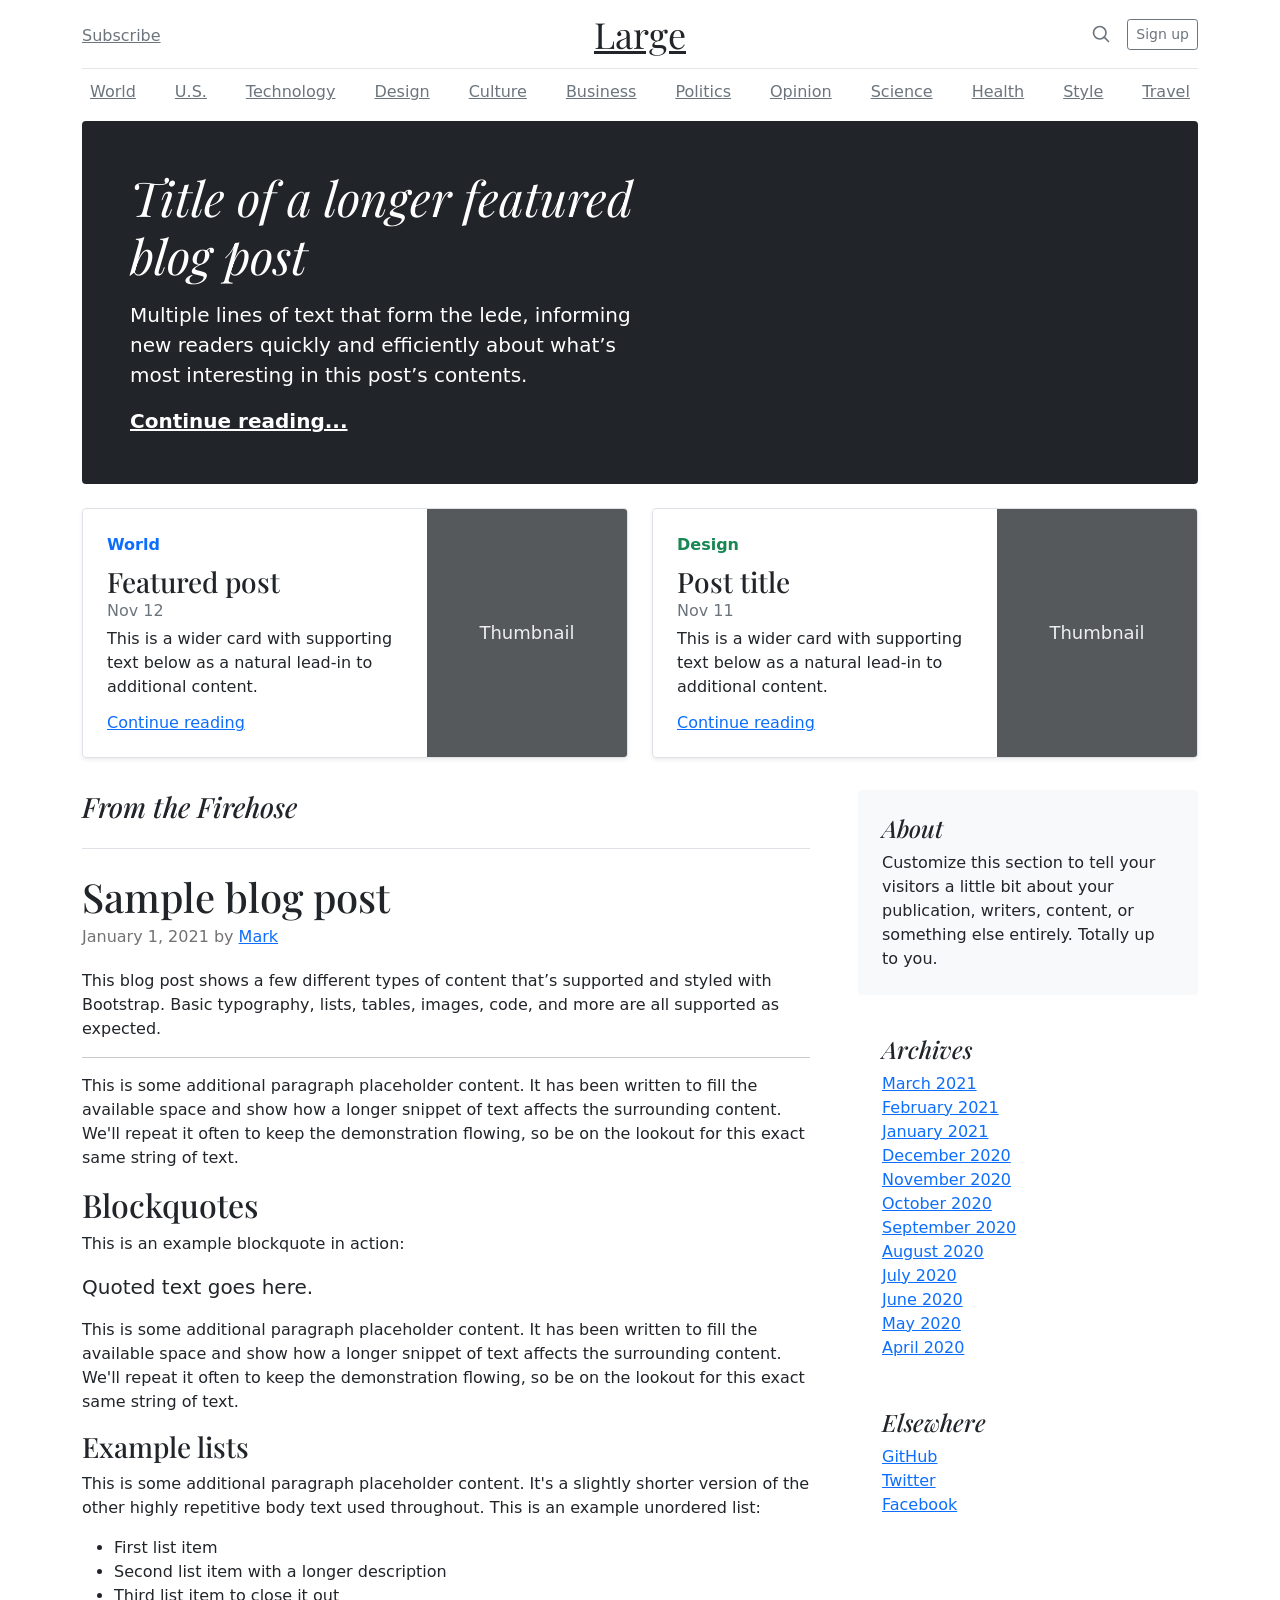
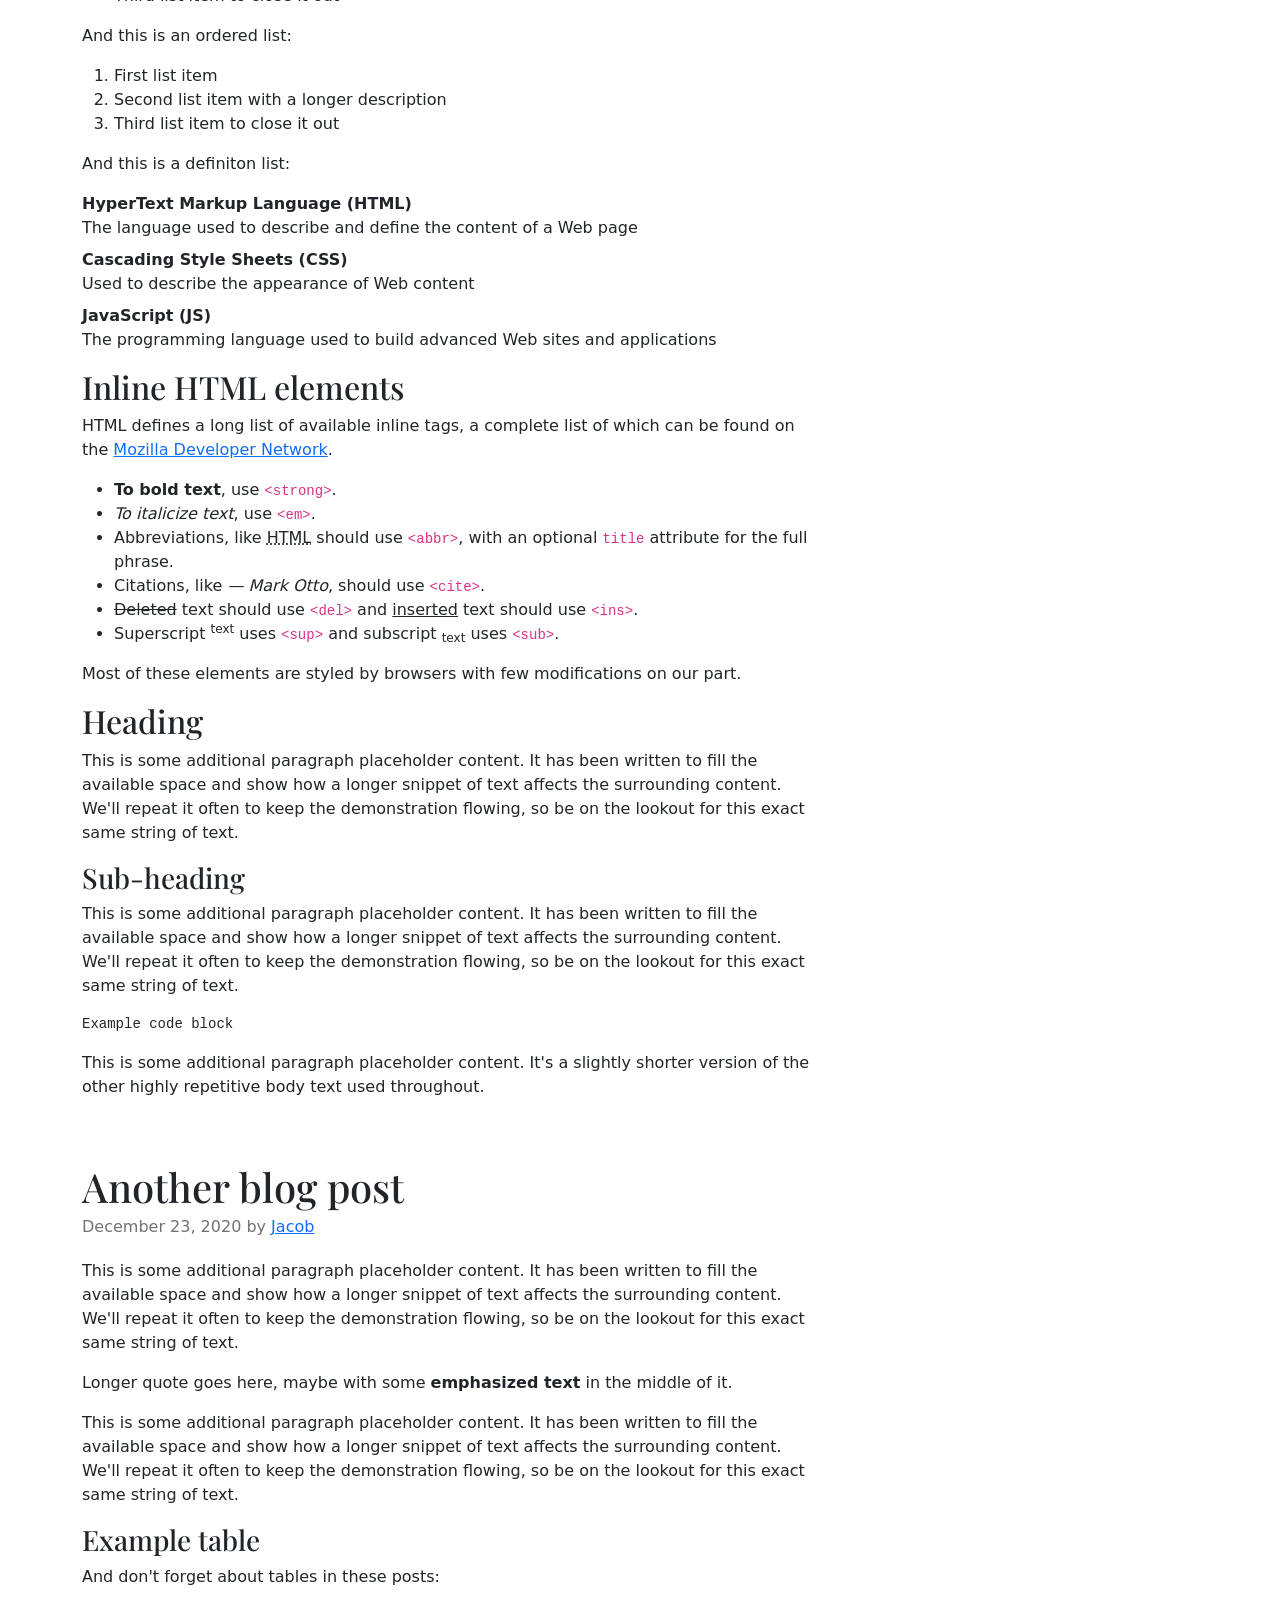
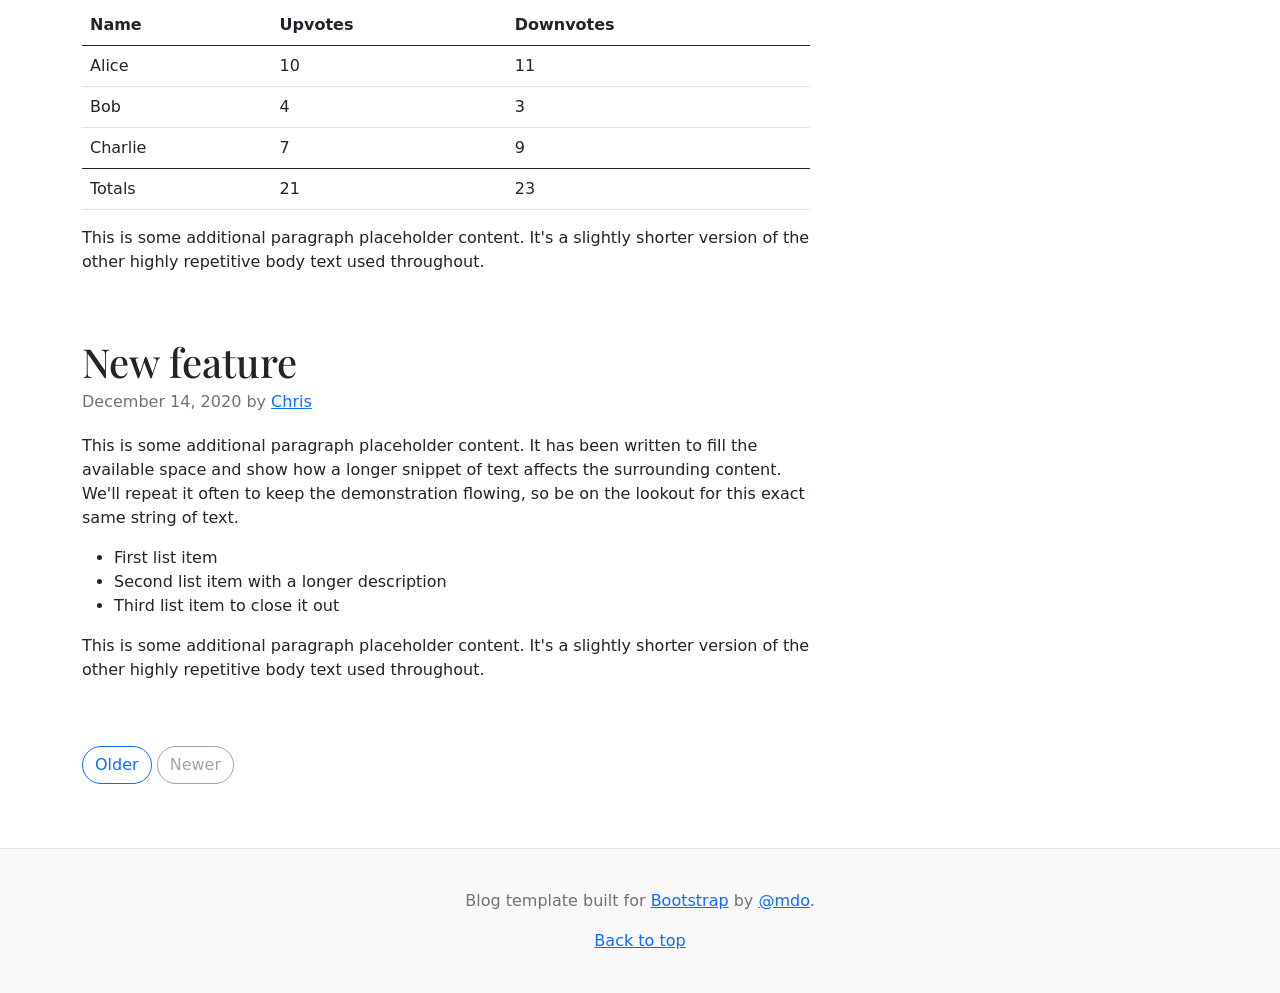
<file: assets/bootstrap-5.0.2-examples/blog/index.html>
<!doctype html>
<html lang="en">
  <head>
    <meta charset="utf-8">
    <meta name="viewport" content="width=device-width, initial-scale=1">
    <meta name="description" content="">
    <meta name="author" content="Mark Otto, Jacob Thornton, and Bootstrap contributors">
    <meta name="generator" content="Hugo 0.84.0">
    <title>Blog Template · Bootstrap v5.0</title>

    <link rel="canonical" href="https://getbootstrap.com/docs/5.0/examples/blog/">

    

    <!-- Bootstrap core CSS -->
<link href="../assets/dist/css/bootstrap.min.css" rel="stylesheet">

    <style>
      .bd-placeholder-img {
        font-size: 1.125rem;
        text-anchor: middle;
        -webkit-user-select: none;
        -moz-user-select: none;
        user-select: none;
      }

      @media (min-width: 768px) {
        .bd-placeholder-img-lg {
          font-size: 3.5rem;
        }
      }
    </style>

    
    <!-- Custom styles for this template -->
    <link href="https://fonts.googleapis.com/css?family=Playfair&#43;Display:700,900&amp;display=swap" rel="stylesheet">
    <!-- Custom styles for this template -->
    <link href="blog.css" rel="stylesheet">
  </head>
  <body>
    
<div class="container">
  <header class="blog-header py-3">
    <div class="row flex-nowrap justify-content-between align-items-center">
      <div class="col-4 pt-1">
        <a class="link-secondary" href="#">Subscribe</a>
      </div>
      <div class="col-4 text-center">
        <a class="blog-header-logo text-dark" href="#">Large</a>
      </div>
      <div class="col-4 d-flex justify-content-end align-items-center">
        <a class="link-secondary" href="#" aria-label="Search">
          <svg xmlns="http://www.w3.org/2000/svg" width="20" height="20" fill="none" stroke="currentColor" stroke-linecap="round" stroke-linejoin="round" stroke-width="2" class="mx-3" role="img" viewBox="0 0 24 24"><title>Search</title><circle cx="10.5" cy="10.5" r="7.5"/><path d="M21 21l-5.2-5.2"/></svg>
        </a>
        <a class="btn btn-sm btn-outline-secondary" href="#">Sign up</a>
      </div>
    </div>
  </header>

  <div class="nav-scroller py-1 mb-2">
    <nav class="nav d-flex justify-content-between">
      <a class="p-2 link-secondary" href="#">World</a>
      <a class="p-2 link-secondary" href="#">U.S.</a>
      <a class="p-2 link-secondary" href="#">Technology</a>
      <a class="p-2 link-secondary" href="#">Design</a>
      <a class="p-2 link-secondary" href="#">Culture</a>
      <a class="p-2 link-secondary" href="#">Business</a>
      <a class="p-2 link-secondary" href="#">Politics</a>
      <a class="p-2 link-secondary" href="#">Opinion</a>
      <a class="p-2 link-secondary" href="#">Science</a>
      <a class="p-2 link-secondary" href="#">Health</a>
      <a class="p-2 link-secondary" href="#">Style</a>
      <a class="p-2 link-secondary" href="#">Travel</a>
    </nav>
  </div>
</div>

<main class="container">
  <div class="p-4 p-md-5 mb-4 text-white rounded bg-dark">
    <div class="col-md-6 px-0">
      <h1 class="display-4 fst-italic">Title of a longer featured blog post</h1>
      <p class="lead my-3">Multiple lines of text that form the lede, informing new readers quickly and efficiently about what’s most interesting in this post’s contents.</p>
      <p class="lead mb-0"><a href="#" class="text-white fw-bold">Continue reading...</a></p>
    </div>
  </div>

  <div class="row mb-2">
    <div class="col-md-6">
      <div class="row g-0 border rounded overflow-hidden flex-md-row mb-4 shadow-sm h-md-250 position-relative">
        <div class="col p-4 d-flex flex-column position-static">
          <strong class="d-inline-block mb-2 text-primary">World</strong>
          <h3 class="mb-0">Featured post</h3>
          <div class="mb-1 text-muted">Nov 12</div>
          <p class="card-text mb-auto">This is a wider card with supporting text below as a natural lead-in to additional content.</p>
          <a href="#" class="stretched-link">Continue reading</a>
        </div>
        <div class="col-auto d-none d-lg-block">
          <svg class="bd-placeholder-img" width="200" height="250" xmlns="http://www.w3.org/2000/svg" role="img" aria-label="Placeholder: Thumbnail" preserveAspectRatio="xMidYMid slice" focusable="false"><title>Placeholder</title><rect width="100%" height="100%" fill="#55595c"/><text x="50%" y="50%" fill="#eceeef" dy=".3em">Thumbnail</text></svg>

        </div>
      </div>
    </div>
    <div class="col-md-6">
      <div class="row g-0 border rounded overflow-hidden flex-md-row mb-4 shadow-sm h-md-250 position-relative">
        <div class="col p-4 d-flex flex-column position-static">
          <strong class="d-inline-block mb-2 text-success">Design</strong>
          <h3 class="mb-0">Post title</h3>
          <div class="mb-1 text-muted">Nov 11</div>
          <p class="mb-auto">This is a wider card with supporting text below as a natural lead-in to additional content.</p>
          <a href="#" class="stretched-link">Continue reading</a>
        </div>
        <div class="col-auto d-none d-lg-block">
          <svg class="bd-placeholder-img" width="200" height="250" xmlns="http://www.w3.org/2000/svg" role="img" aria-label="Placeholder: Thumbnail" preserveAspectRatio="xMidYMid slice" focusable="false"><title>Placeholder</title><rect width="100%" height="100%" fill="#55595c"/><text x="50%" y="50%" fill="#eceeef" dy=".3em">Thumbnail</text></svg>

        </div>
      </div>
    </div>
  </div>

  <div class="row g-5">
    <div class="col-md-8">
      <h3 class="pb-4 mb-4 fst-italic border-bottom">
        From the Firehose
      </h3>

      <article class="blog-post">
        <h2 class="blog-post-title">Sample blog post</h2>
        <p class="blog-post-meta">January 1, 2021 by <a href="#">Mark</a></p>

        <p>This blog post shows a few different types of content that’s supported and styled with Bootstrap. Basic typography, lists, tables, images, code, and more are all supported as expected.</p>
        <hr>
        <p>This is some additional paragraph placeholder content. It has been written to fill the available space and show how a longer snippet of text affects the surrounding content. We'll repeat it often to keep the demonstration flowing, so be on the lookout for this exact same string of text.</p>
        <h2>Blockquotes</h2>
        <p>This is an example blockquote in action:</p>
        <blockquote class="blockquote">
          <p>Quoted text goes here.</p>
        </blockquote>
        <p>This is some additional paragraph placeholder content. It has been written to fill the available space and show how a longer snippet of text affects the surrounding content. We'll repeat it often to keep the demonstration flowing, so be on the lookout for this exact same string of text.</p>
        <h3>Example lists</h3>
        <p>This is some additional paragraph placeholder content. It's a slightly shorter version of the other highly repetitive body text used throughout. This is an example unordered list:</p>
        <ul>
          <li>First list item</li>
          <li>Second list item with a longer description</li>
          <li>Third list item to close it out</li>
        </ul>
        <p>And this is an ordered list:</p>
        <ol>
          <li>First list item</li>
          <li>Second list item with a longer description</li>
          <li>Third list item to close it out</li>
        </ol>
        <p>And this is a definiton list:</p>
        <dl>
          <dt>HyperText Markup Language (HTML)</dt>
          <dd>The language used to describe and define the content of a Web page</dd>
          <dt>Cascading Style Sheets (CSS)</dt>
          <dd>Used to describe the appearance of Web content</dd>
          <dt>JavaScript (JS)</dt>
          <dd>The programming language used to build advanced Web sites and applications</dd>
        </dl>
        <h2>Inline HTML elements</h2>
        <p>HTML defines a long list of available inline tags, a complete list of which can be found on the <a href="https://developer.mozilla.org/en-US/docs/Web/HTML/Element">Mozilla Developer Network</a>.</p>
        <ul>
          <li><strong>To bold text</strong>, use <code class="language-plaintext highlighter-rouge">&lt;strong&gt;</code>.</li>
          <li><em>To italicize text</em>, use <code class="language-plaintext highlighter-rouge">&lt;em&gt;</code>.</li>
          <li>Abbreviations, like <abbr title="HyperText Markup Langage">HTML</abbr> should use <code class="language-plaintext highlighter-rouge">&lt;abbr&gt;</code>, with an optional <code class="language-plaintext highlighter-rouge">title</code> attribute for the full phrase.</li>
          <li>Citations, like <cite>— Mark Otto</cite>, should use <code class="language-plaintext highlighter-rouge">&lt;cite&gt;</code>.</li>
          <li><del>Deleted</del> text should use <code class="language-plaintext highlighter-rouge">&lt;del&gt;</code> and <ins>inserted</ins> text should use <code class="language-plaintext highlighter-rouge">&lt;ins&gt;</code>.</li>
          <li>Superscript <sup>text</sup> uses <code class="language-plaintext highlighter-rouge">&lt;sup&gt;</code> and subscript <sub>text</sub> uses <code class="language-plaintext highlighter-rouge">&lt;sub&gt;</code>.</li>
        </ul>
        <p>Most of these elements are styled by browsers with few modifications on our part.</p>
        <h2>Heading</h2>
        <p>This is some additional paragraph placeholder content. It has been written to fill the available space and show how a longer snippet of text affects the surrounding content. We'll repeat it often to keep the demonstration flowing, so be on the lookout for this exact same string of text.</p>
        <h3>Sub-heading</h3>
        <p>This is some additional paragraph placeholder content. It has been written to fill the available space and show how a longer snippet of text affects the surrounding content. We'll repeat it often to keep the demonstration flowing, so be on the lookout for this exact same string of text.</p>
        <pre><code>Example code block</code></pre>
        <p>This is some additional paragraph placeholder content. It's a slightly shorter version of the other highly repetitive body text used throughout.</p>
      </article>

      <article class="blog-post">
        <h2 class="blog-post-title">Another blog post</h2>
        <p class="blog-post-meta">December 23, 2020 by <a href="#">Jacob</a></p>

        <p>This is some additional paragraph placeholder content. It has been written to fill the available space and show how a longer snippet of text affects the surrounding content. We'll repeat it often to keep the demonstration flowing, so be on the lookout for this exact same string of text.</p>
        <blockquote>
          <p>Longer quote goes here, maybe with some <strong>emphasized text</strong> in the middle of it.</p>
        </blockquote>
        <p>This is some additional paragraph placeholder content. It has been written to fill the available space and show how a longer snippet of text affects the surrounding content. We'll repeat it often to keep the demonstration flowing, so be on the lookout for this exact same string of text.</p>
        <h3>Example table</h3>
        <p>And don't forget about tables in these posts:</p>
        <table class="table">
          <thead>
            <tr>
              <th>Name</th>
              <th>Upvotes</th>
              <th>Downvotes</th>
            </tr>
          </thead>
          <tbody>
            <tr>
              <td>Alice</td>
              <td>10</td>
              <td>11</td>
            </tr>
            <tr>
              <td>Bob</td>
              <td>4</td>
              <td>3</td>
            </tr>
            <tr>
              <td>Charlie</td>
              <td>7</td>
              <td>9</td>
            </tr>
          </tbody>
          <tfoot>
            <tr>
              <td>Totals</td>
              <td>21</td>
              <td>23</td>
            </tr>
          </tfoot>
        </table>

        <p>This is some additional paragraph placeholder content. It's a slightly shorter version of the other highly repetitive body text used throughout.</p>
      </article>

      <article class="blog-post">
        <h2 class="blog-post-title">New feature</h2>
        <p class="blog-post-meta">December 14, 2020 by <a href="#">Chris</a></p>

        <p>This is some additional paragraph placeholder content. It has been written to fill the available space and show how a longer snippet of text affects the surrounding content. We'll repeat it often to keep the demonstration flowing, so be on the lookout for this exact same string of text.</p>
        <ul>
          <li>First list item</li>
          <li>Second list item with a longer description</li>
          <li>Third list item to close it out</li>
        </ul>
        <p>This is some additional paragraph placeholder content. It's a slightly shorter version of the other highly repetitive body text used throughout.</p>
      </article>

      <nav class="blog-pagination" aria-label="Pagination">
        <a class="btn btn-outline-primary" href="#">Older</a>
        <a class="btn btn-outline-secondary disabled" href="#" tabindex="-1" aria-disabled="true">Newer</a>
      </nav>

    </div>

    <div class="col-md-4">
      <div class="position-sticky" style="top: 2rem;">
        <div class="p-4 mb-3 bg-light rounded">
          <h4 class="fst-italic">About</h4>
          <p class="mb-0">Customize this section to tell your visitors a little bit about your publication, writers, content, or something else entirely. Totally up to you.</p>
        </div>

        <div class="p-4">
          <h4 class="fst-italic">Archives</h4>
          <ol class="list-unstyled mb-0">
            <li><a href="#">March 2021</a></li>
            <li><a href="#">February 2021</a></li>
            <li><a href="#">January 2021</a></li>
            <li><a href="#">December 2020</a></li>
            <li><a href="#">November 2020</a></li>
            <li><a href="#">October 2020</a></li>
            <li><a href="#">September 2020</a></li>
            <li><a href="#">August 2020</a></li>
            <li><a href="#">July 2020</a></li>
            <li><a href="#">June 2020</a></li>
            <li><a href="#">May 2020</a></li>
            <li><a href="#">April 2020</a></li>
          </ol>
        </div>

        <div class="p-4">
          <h4 class="fst-italic">Elsewhere</h4>
          <ol class="list-unstyled">
            <li><a href="#">GitHub</a></li>
            <li><a href="#">Twitter</a></li>
            <li><a href="#">Facebook</a></li>
          </ol>
        </div>
      </div>
    </div>
  </div>

</main>

<footer class="blog-footer">
  <p>Blog template built for <a href="https://getbootstrap.com/">Bootstrap</a> by <a href="https://twitter.com/mdo">@mdo</a>.</p>
  <p>
    <a href="#">Back to top</a>
  </p>
</footer>


    
  </body>
</html>
</file>
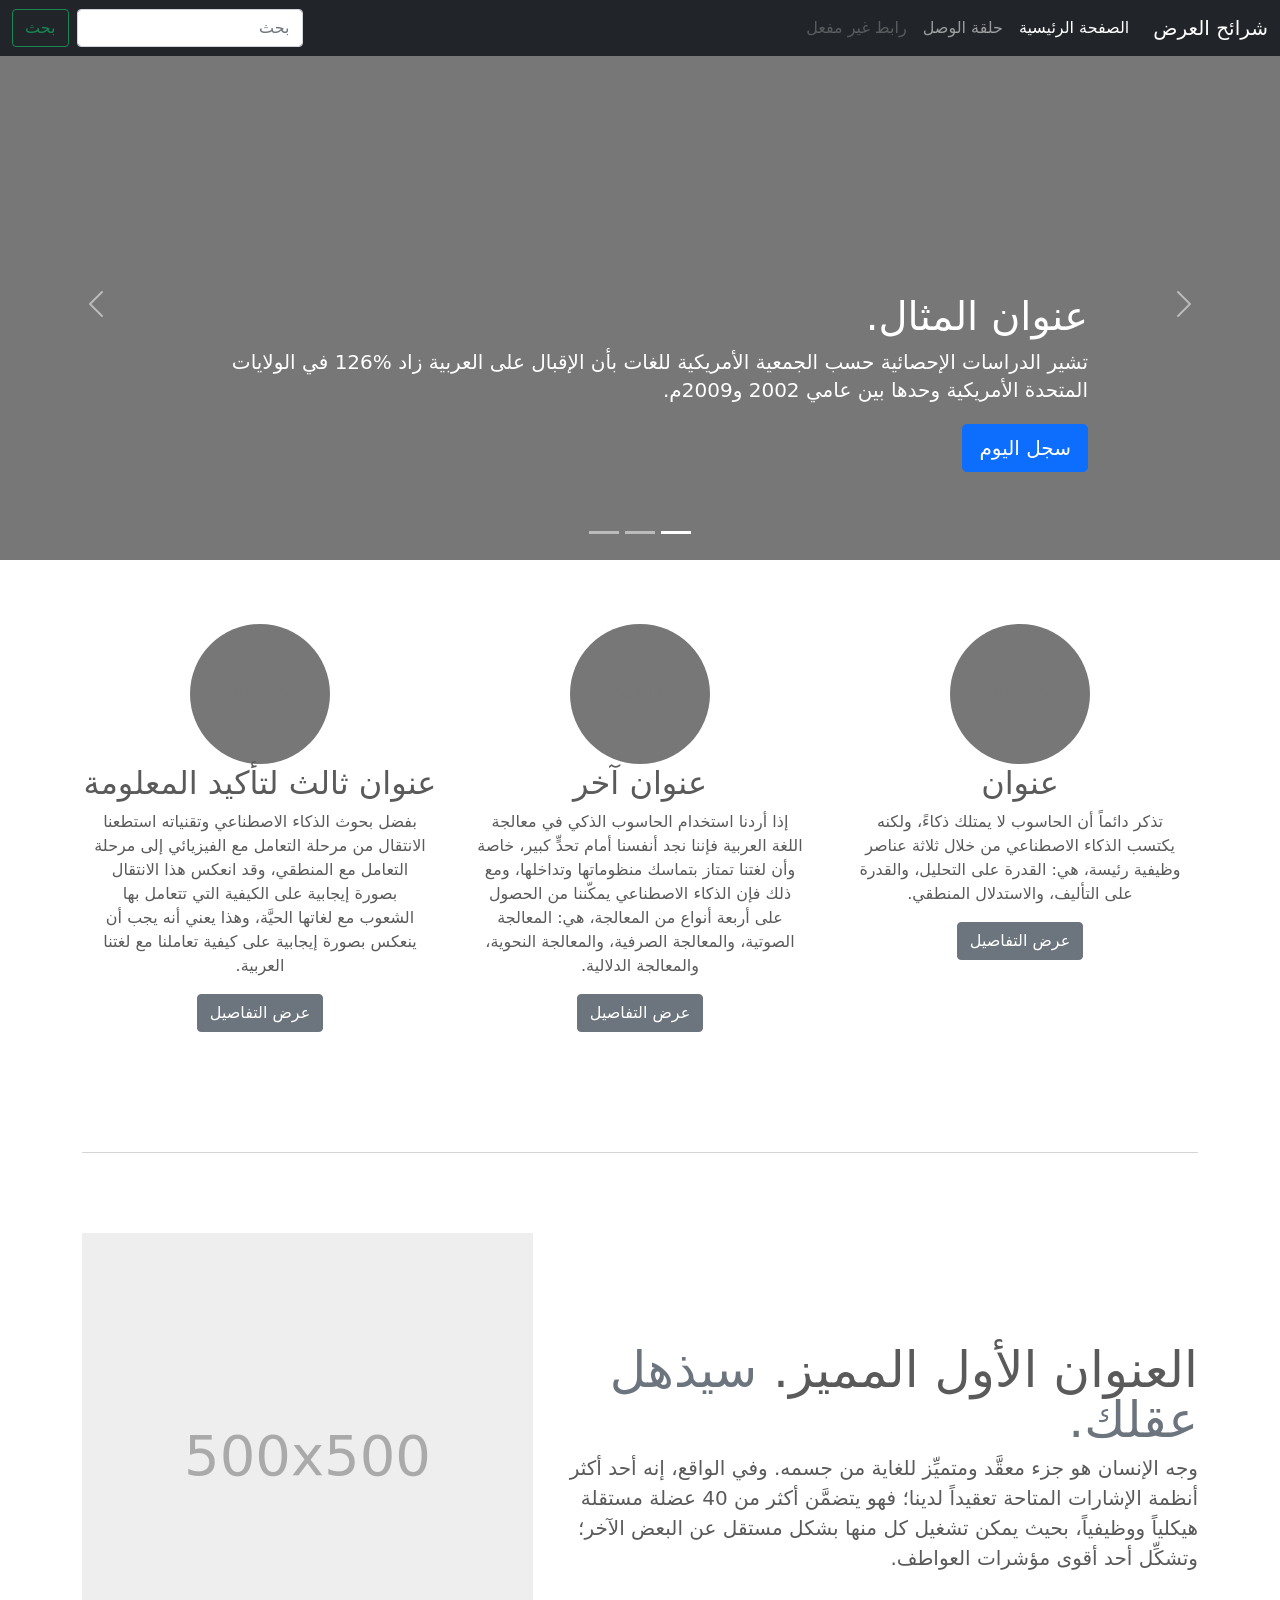
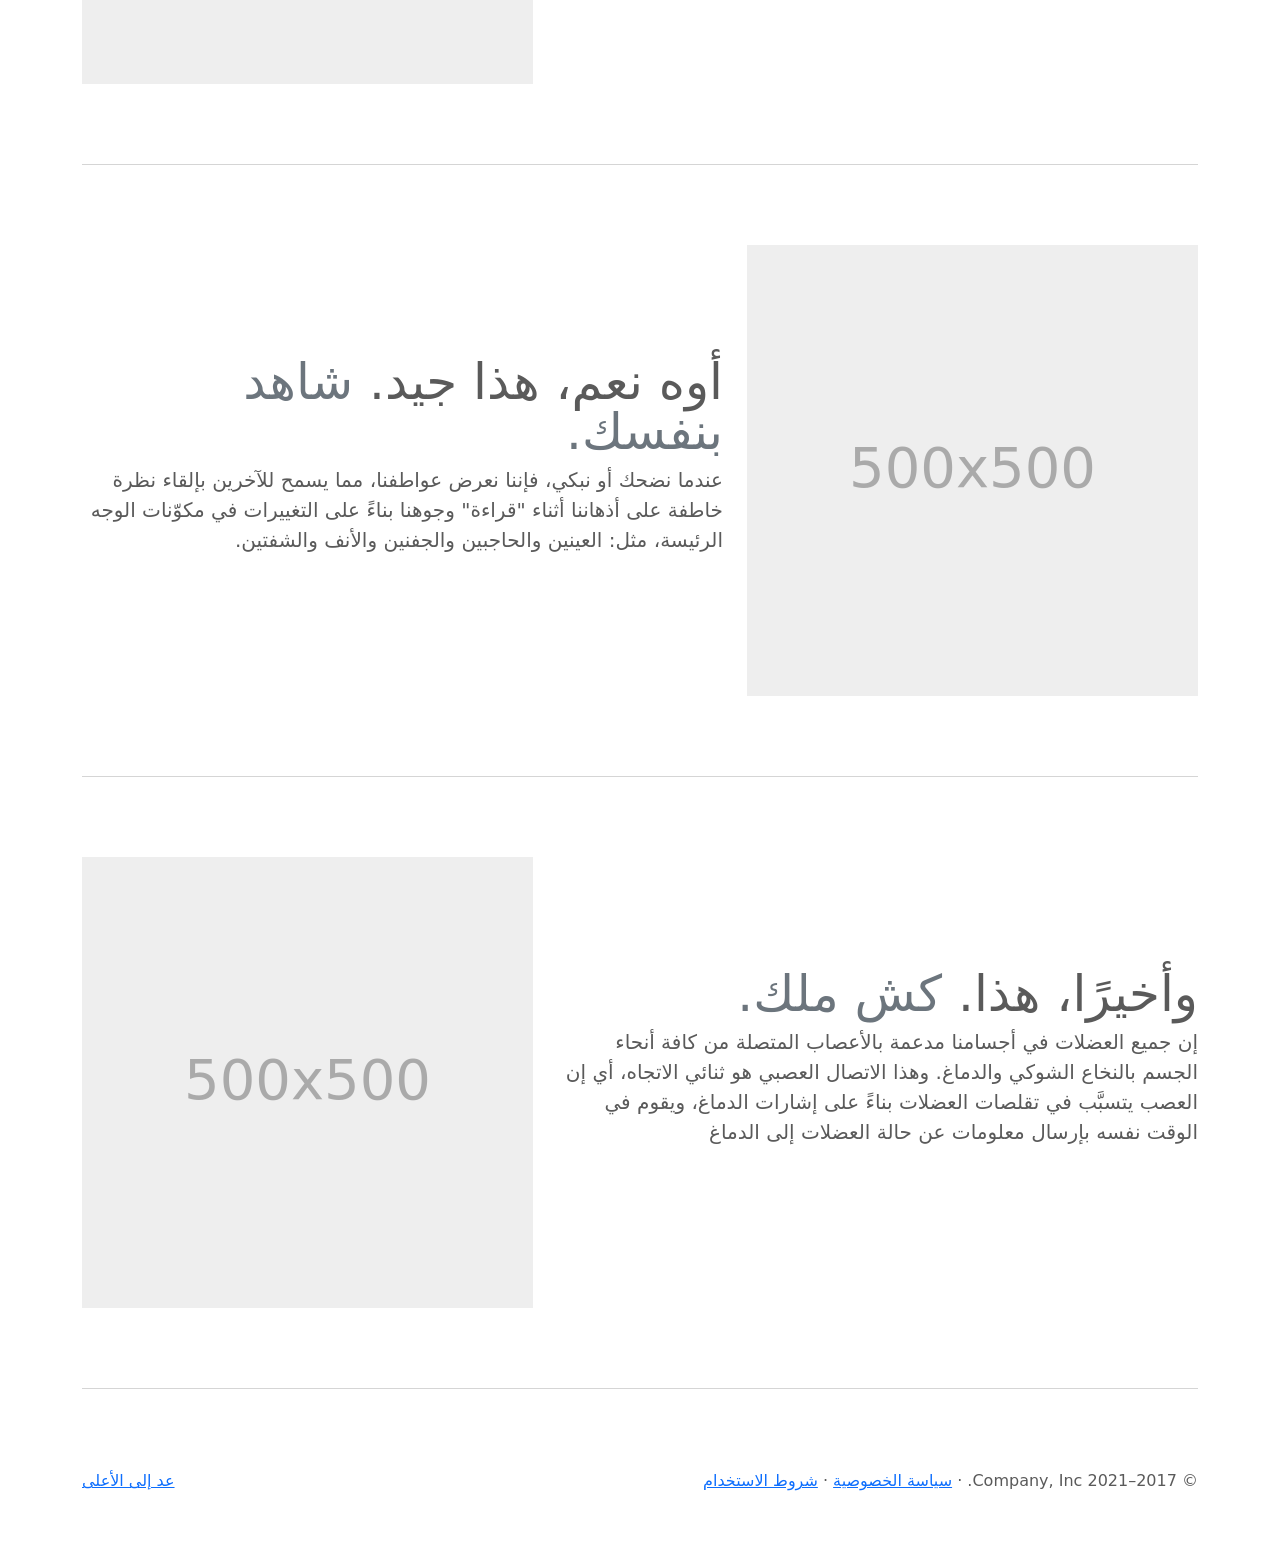
<file: assets/bootstrap-5.0.2-examples/carousel-rtl/index.html>
<!doctype html>
<html lang="ar" dir="rtl">
  <head>
    <meta charset="utf-8">
    <meta name="viewport" content="width=device-width, initial-scale=1">
    <meta name="description" content="">
    <meta name="author" content="Mark Otto, Jacob Thornton, and Bootstrap contributors">
    <meta name="generator" content="Hugo 0.84.0">
    <title>قالب  شرائح العرض · Bootstrap v5.0</title>

    <link rel="canonical" href="https://getbootstrap.com/docs/5.0/examples/carousel-rtl/">

    

    <!-- Bootstrap core CSS -->
<link href="../assets/dist/css/bootstrap.rtl.min.css" rel="stylesheet">

    <style>
      .bd-placeholder-img {
        font-size: 1.125rem;
        text-anchor: middle;
        -webkit-user-select: none;
        -moz-user-select: none;
        user-select: none;
      }

      @media (min-width: 768px) {
        .bd-placeholder-img-lg {
          font-size: 3.5rem;
        }
      }
    </style>

    
    <!-- Custom styles for this template -->
    <link href="../carousel/carousel.rtl.css" rel="stylesheet">
  </head>
  <body>
    
<header>
  <nav class="navbar navbar-expand-md navbar-dark fixed-top bg-dark">
    <div class="container-fluid">
      <a class="navbar-brand" href="#">شرائح العرض</a>
      <button class="navbar-toggler" type="button" data-bs-toggle="collapse" data-bs-target="#navbarCollapse" aria-controls="navbarCollapse" aria-expanded="false" aria-label="تبديل التنقل">
        <span class="navbar-toggler-icon"></span>
      </button>
      <div class="collapse navbar-collapse" id="navbarCollapse">
        <ul class="navbar-nav me-auto mb-2 mb-md-0">
          <li class="nav-item">
            <a class="nav-link active" aria-current="page" href="#">الصفحة الرئيسية</a>
          </li>
          <li class="nav-item">
            <a class="nav-link" href="#">حلقة الوصل</a>
          </li>
          <li class="nav-item">
            <a class="nav-link disabled" href="#" tabindex="-1" aria-disabled="true">رابط غير مفعل</a>
          </li>
        </ul>
        <form class="d-flex">
          <input class="form-control me-2" type="search" placeholder="بحث" aria-label="بحث">
          <button class="btn btn-outline-success" type="submit">بحث</button>
        </form>
      </div>
    </div>
  </nav>
</header>

<main>

  <div id="myCarousel" class="carousel slide" data-bs-ride="carousel">
    <div class="carousel-indicators">
      <button type="button" data-bs-target="#myCarousel" data-bs-slide-to="0" class="active" aria-current="true" aria-label="Slide 1"></button>
      <button type="button" data-bs-target="#myCarousel" data-bs-slide-to="1" aria-label="Slide 2"></button>
      <button type="button" data-bs-target="#myCarousel" data-bs-slide-to="2" aria-label="Slide 3"></button>
    </div>
    <div class="carousel-inner">
      <div class="carousel-item active">
        <svg class="bd-placeholder-img" width="100%" height="100%" xmlns="http://www.w3.org/2000/svg" aria-hidden="true" preserveAspectRatio="xMidYMid slice" focusable="false"><rect width="100%" height="100%" fill="#777"/></svg>

        <div class="container">
          <div class="carousel-caption text-start">
            <h1>عنوان المثال.</h1>
            <p>تشير الدراسات الإحصائية حسب الجمعية الأمريكية للغات بأن الإقبال على العربية زاد %126 في الولايات المتحدة الأمريكية وحدها بين عامي 2002 و2009م.</p>
            <p><a class="btn btn-lg btn-primary" href="#">سجل اليوم</a></p>
          </div>
        </div>
      </div>
      <div class="carousel-item">
        <svg class="bd-placeholder-img" width="100%" height="100%" xmlns="http://www.w3.org/2000/svg" aria-hidden="true" preserveAspectRatio="xMidYMid slice" focusable="false"><rect width="100%" height="100%" fill="#777"/></svg>

        <div class="container">
          <div class="carousel-caption">
            <h1>عنوان مثال آخر.</h1>
            <p>حسب المجلس الثقافي البريطاني فإن تعليم الإنجليزية داخل بريطانيا يسهم في تعزيز اقتصادها بما يتجاوز ملياري جنيه سنوياً، كما أنه وفر أكثر من 26 ألف وظيفة.</p>
            <p><a class="btn btn-lg btn-primary" href="#">أعرف أكثر</a></p>
          </div>
        </div>
      </div>
      <div class="carousel-item">
        <svg class="bd-placeholder-img" width="100%" height="100%" xmlns="http://www.w3.org/2000/svg" aria-hidden="true" preserveAspectRatio="xMidYMid slice" focusable="false"><rect width="100%" height="100%" fill="#777"/></svg>

        <div class="container">
          <div class="carousel-caption text-end">
            <h1>واحد أكثر لقياس جيد.</h1>
            <p>الإحصاءات لحجم الاستثمار اللغوي خارج بريطانيا تتفاوت من سنة لأخرى إلا أن المدير التنفيذي للمجلس الثقافي البريطاني إدي بايرز يرى أن استثمار تعليم الإنجليزية في الخارج لا يحسب على المستوى المالي فحسب بل على المستوى السياسي أيضاً.</p>
            <p><a class="btn btn-lg btn-primary" href="#">تصفح المعرض</a></p>
          </div>
        </div>
      </div>
    </div>
    <button class="carousel-control-prev" type="button" data-bs-target="#myCarousel" data-bs-slide="prev">
      <span class="carousel-control-prev-icon" aria-hidden="true"></span>
      <span class="visually-hidden">السابق</span>
    </button>
    <button class="carousel-control-next" type="button" data-bs-target="#myCarousel" data-bs-slide="next">
      <span class="carousel-control-next-icon" aria-hidden="true"></span>
      <span class="visually-hidden">التالي</span>
    </button>
  </div>


  <!-- Marketing messaging and featurettes
  ================================================== -->
  <!-- Wrap the rest of the page in another container to center all the content. -->

  <div class="container marketing">

    <!-- Three columns of text below the carousel -->
    <div class="row">
      <div class="col-lg-4">
        <svg class="bd-placeholder-img rounded-circle" width="140" height="140" xmlns="http://www.w3.org/2000/svg" role="img" aria-label="Placeholder: 140x140" preserveAspectRatio="xMidYMid slice" focusable="false"><title>Placeholder</title><rect width="100%" height="100%" fill="#777"/><text x="50%" y="50%" fill="#777" dy=".3em">140x140</text></svg>

        <h2>عنوان</h2>
        <p>تذكر دائماً أن الحاسوب لا يمتلك ذكاءً، ولكنه يكتسب الذكاء الاصطناعي من خلال ثلاثة عناصر وظيفية رئيسة، هي: القدرة على التحليل، والقدرة على التأليف، والاستدلال المنطقي.</p>
        <p><a class="btn btn-secondary" href="#">عرض التفاصيل</a></p>
      </div><!-- /.col-lg-4 -->
      <div class="col-lg-4">
        <svg class="bd-placeholder-img rounded-circle" width="140" height="140" xmlns="http://www.w3.org/2000/svg" role="img" aria-label="Placeholder: 140x140" preserveAspectRatio="xMidYMid slice" focusable="false"><title>Placeholder</title><rect width="100%" height="100%" fill="#777"/><text x="50%" y="50%" fill="#777" dy=".3em">140x140</text></svg>

        <h2>عنوان آخر</h2>
        <p>إذا أردنا استخدام الحاسوب الذكي في معالجة اللغة العربية فإننا نجد أنفسنا أمام تحدٍّ كبير، خاصة وأن لغتنا تمتاز بتماسك منظوماتها وتداخلها، ومع ذلك فإن الذكاء الاصطناعي يمكّننا من الحصول على أربعة أنواع من المعالجة، هي: المعالجة الصوتية، والمعالجة الصرفية، والمعالجة النحوية، والمعالجة الدلالية.</p>
        <p><a class="btn btn-secondary" href="#">عرض التفاصيل</a></p>
      </div><!-- /.col-lg-4 -->
      <div class="col-lg-4">
        <svg class="bd-placeholder-img rounded-circle" width="140" height="140" xmlns="http://www.w3.org/2000/svg" role="img" aria-label="Placeholder: 140x140" preserveAspectRatio="xMidYMid slice" focusable="false"><title>Placeholder</title><rect width="100%" height="100%" fill="#777"/><text x="50%" y="50%" fill="#777" dy=".3em">140x140</text></svg>

        <h2>عنوان ثالث لتأكيد المعلومة</h2>
        <p>بفضل بحوث الذكاء الاصطناعي وتقنياته استطعنا الانتقال من مرحلة التعامل مع الفيزيائي إلى مرحلة التعامل مع المنطقي، وقد انعكس هذا الانتقال بصورة إيجابية على الكيفية التي تتعامل بها الشعوب مع لغاتها الحيَّة، وهذا يعني أنه يجب أن ينعكس بصورة إيجابية على كيفية تعاملنا مع لغتنا العربية.</p>
        <p><a class="btn btn-secondary" href="#">عرض التفاصيل</a></p>
      </div><!-- /.col-lg-4 -->
    </div><!-- /.row -->


    <!-- START THE FEATURETTES -->

    <hr class="featurette-divider">

    <div class="row featurette">
      <div class="col-md-7">
        <h2 class="featurette-heading">العنوان الأول المميز. <span class="text-muted"> سيذهل عقلك. </span></h2>
        <p class="lead">وجه الإنسان هو جزء معقَّد ومتميِّز للغاية من جسمه. وفي الواقع، إنه أحد أكثر أنظمة الإشارات المتاحة تعقيداً لدينا؛ فهو يتضمَّن أكثر من 40 عضلة مستقلة هيكلياً ووظيفياً، بحيث يمكن تشغيل كل منها بشكل مستقل عن البعض الآخر؛ وتشكِّل أحد أقوى مؤشرات العواطف.</p>
      </div>
      <div class="col-md-5">
        <svg class="bd-placeholder-img bd-placeholder-img-lg featurette-image img-fluid mx-auto" width="500" height="500" xmlns="http://www.w3.org/2000/svg" role="img" aria-label="Placeholder: 500x500" preserveAspectRatio="xMidYMid slice" focusable="false"><title>Placeholder</title><rect width="100%" height="100%" fill="#eee"/><text x="50%" y="50%" fill="#aaa" dy=".3em">500x500</text></svg>

      </div>
    </div>

    <hr class="featurette-divider">

    <div class="row featurette">
      <div class="col-md-7 order-md-2">
        <h2 class="featurette-heading">أوه نعم، هذا جيد. <span class="text-muted"> شاهد بنفسك. </span></h2>
        <p class="lead">عندما نضحك أو نبكي، فإننا نعرض عواطفنا، مما يسمح للآخرين بإلقاء نظرة خاطفة على أذهاننا أثناء "قراءة" وجوهنا بناءً على التغييرات في مكوّنات الوجه الرئيسة، مثل: العينين والحاجبين والجفنين والأنف والشفتين.</p>
      </div>
      <div class="col-md-5 order-md-1">
        <svg class="bd-placeholder-img bd-placeholder-img-lg featurette-image img-fluid mx-auto" width="500" height="500" xmlns="http://www.w3.org/2000/svg" role="img" aria-label="Placeholder: 500x500" preserveAspectRatio="xMidYMid slice" focusable="false"><title>Placeholder</title><rect width="100%" height="100%" fill="#eee"/><text x="50%" y="50%" fill="#aaa" dy=".3em">500x500</text></svg>

      </div>
    </div>

    <hr class="featurette-divider">

    <div class="row featurette">
      <div class="col-md-7">
        <h2 class="featurette-heading">وأخيرًا، هذا. <span class="text-muted"> كش ملك. </span></h2>
        <p class="lead">إن جميع العضلات في أجسامنا مدعمة بالأعصاب المتصلة من كافة أنحاء الجسم بالنخاع الشوكي والدماغ. وهذا الاتصال العصبي هو ثنائي الاتجاه، أي إن العصب يتسبَّب في تقلصات العضلات بناءً على إشارات الدماغ، ويقوم في الوقت نفسه بإرسال معلومات عن حالة العضلات إلى الدماغ</p>
      </div>
      <div class="col-md-5">
        <svg class="bd-placeholder-img bd-placeholder-img-lg featurette-image img-fluid mx-auto" width="500" height="500" xmlns="http://www.w3.org/2000/svg" role="img" aria-label="Placeholder: 500x500" preserveAspectRatio="xMidYMid slice" focusable="false"><title>Placeholder</title><rect width="100%" height="100%" fill="#eee"/><text x="50%" y="50%" fill="#aaa" dy=".3em">500x500</text></svg>

      </div>
    </div>

    <hr class="featurette-divider">

    <!-- /END THE FEATURETTES -->

  </div><!-- /.container -->


  <!-- FOOTER -->
  <footer class="container">
    <p class="float-end"><a href="#">عد إلى الأعلى</a></p>
    <p>&copy; 2017–2021 Company, Inc. &middot; <a href="#">سياسة الخصوصية</a> &middot; <a href="#">شروط الاستخدام</a></p>
  </footer>
</main>


    <script src="../assets/dist/js/bootstrap.bundle.min.js"></script>

      
  </body>
</html>
</file>
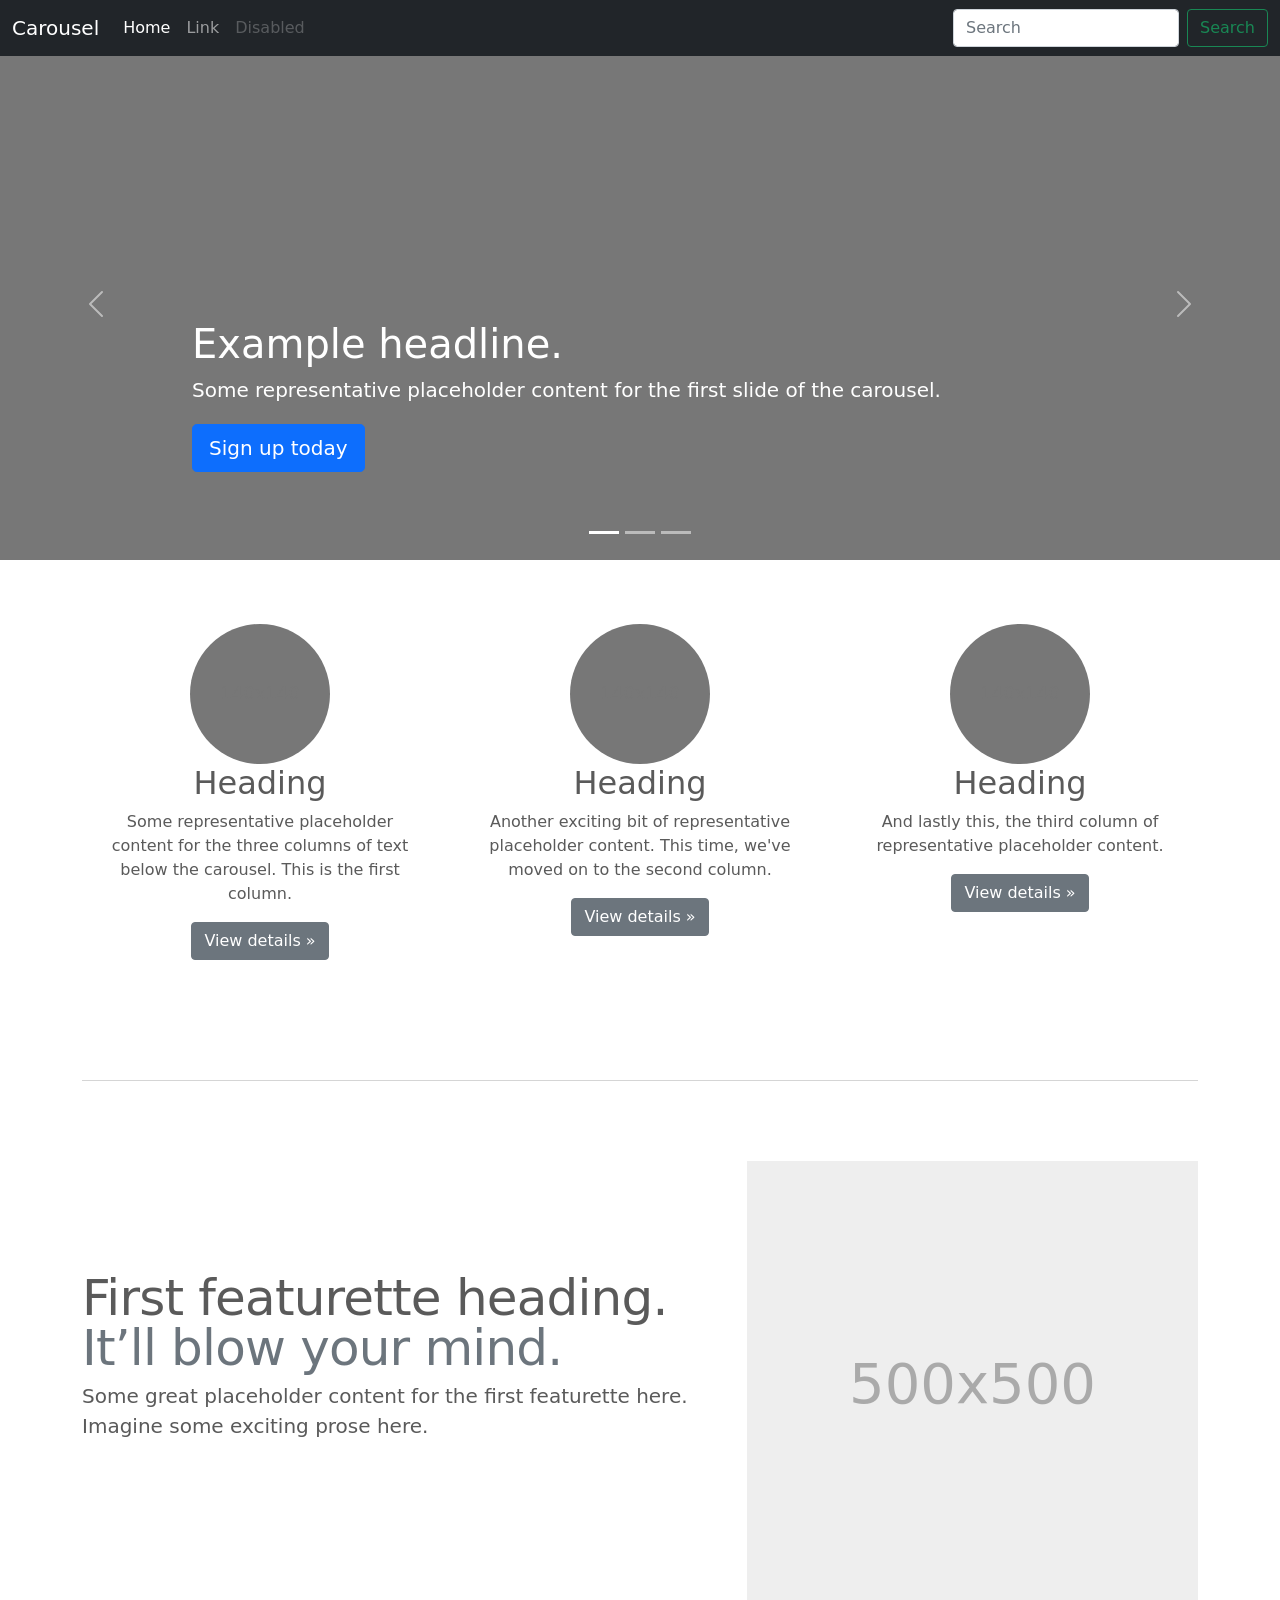
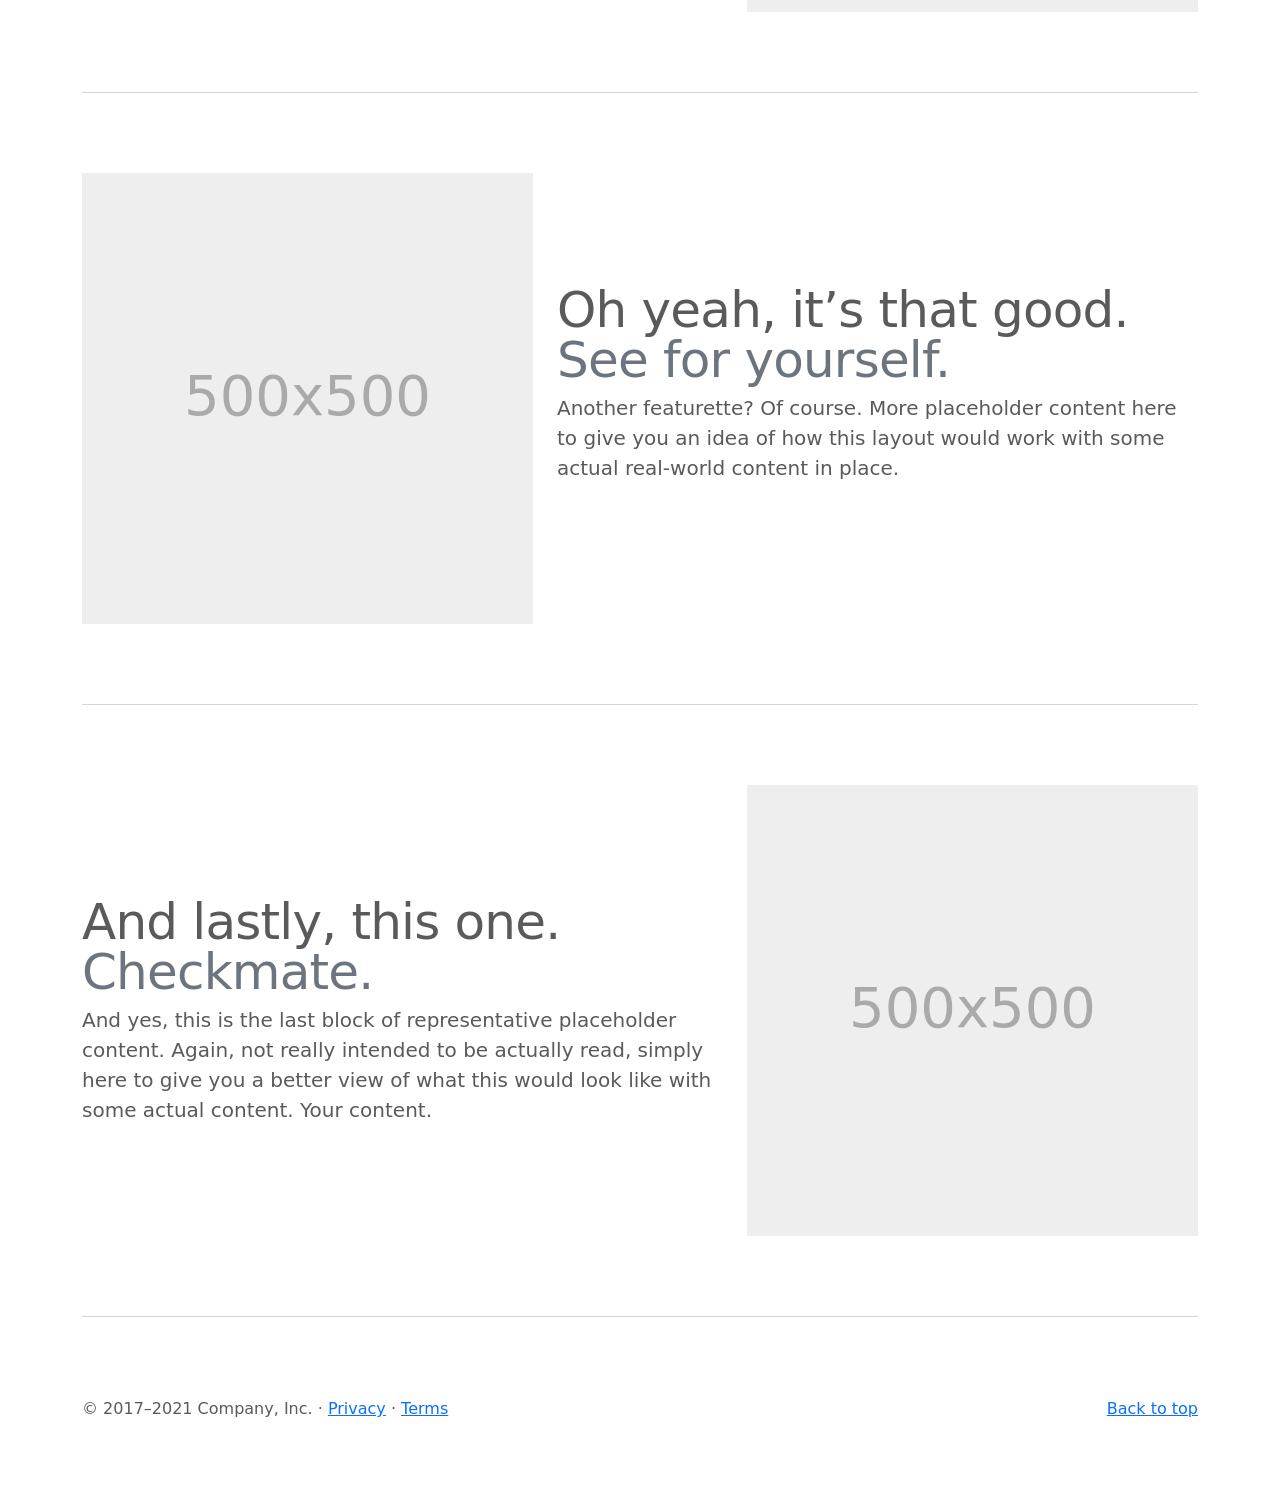
<file: assets/bootstrap-5.0.2-examples/carousel/index.html>
<!doctype html>
<html lang="en">
  <head>
    <meta charset="utf-8">
    <meta name="viewport" content="width=device-width, initial-scale=1">
    <meta name="description" content="">
    <meta name="author" content="Mark Otto, Jacob Thornton, and Bootstrap contributors">
    <meta name="generator" content="Hugo 0.84.0">
    <title>Carousel Template · Bootstrap v5.0</title>

    <link rel="canonical" href="https://getbootstrap.com/docs/5.0/examples/carousel/">

    

    <!-- Bootstrap core CSS -->
<link href="../assets/dist/css/bootstrap.min.css" rel="stylesheet">

    <style>
      .bd-placeholder-img {
        font-size: 1.125rem;
        text-anchor: middle;
        -webkit-user-select: none;
        -moz-user-select: none;
        user-select: none;
      }

      @media (min-width: 768px) {
        .bd-placeholder-img-lg {
          font-size: 3.5rem;
        }
      }
    </style>

    
    <!-- Custom styles for this template -->
    <link href="carousel.css" rel="stylesheet">
  </head>
  <body>
    
<header>
  <nav class="navbar navbar-expand-md navbar-dark fixed-top bg-dark">
    <div class="container-fluid">
      <a class="navbar-brand" href="#">Carousel</a>
      <button class="navbar-toggler" type="button" data-bs-toggle="collapse" data-bs-target="#navbarCollapse" aria-controls="navbarCollapse" aria-expanded="false" aria-label="Toggle navigation">
        <span class="navbar-toggler-icon"></span>
      </button>
      <div class="collapse navbar-collapse" id="navbarCollapse">
        <ul class="navbar-nav me-auto mb-2 mb-md-0">
          <li class="nav-item">
            <a class="nav-link active" aria-current="page" href="#">Home</a>
          </li>
          <li class="nav-item">
            <a class="nav-link" href="#">Link</a>
          </li>
          <li class="nav-item">
            <a class="nav-link disabled" href="#" tabindex="-1" aria-disabled="true">Disabled</a>
          </li>
        </ul>
        <form class="d-flex">
          <input class="form-control me-2" type="search" placeholder="Search" aria-label="Search">
          <button class="btn btn-outline-success" type="submit">Search</button>
        </form>
      </div>
    </div>
  </nav>
</header>

<main>

  <div id="myCarousel" class="carousel slide" data-bs-ride="carousel">
    <div class="carousel-indicators">
      <button type="button" data-bs-target="#myCarousel" data-bs-slide-to="0" class="active" aria-current="true" aria-label="Slide 1"></button>
      <button type="button" data-bs-target="#myCarousel" data-bs-slide-to="1" aria-label="Slide 2"></button>
      <button type="button" data-bs-target="#myCarousel" data-bs-slide-to="2" aria-label="Slide 3"></button>
    </div>
    <div class="carousel-inner">
      <div class="carousel-item active">
        <svg class="bd-placeholder-img" width="100%" height="100%" xmlns="http://www.w3.org/2000/svg" aria-hidden="true" preserveAspectRatio="xMidYMid slice" focusable="false"><rect width="100%" height="100%" fill="#777"/></svg>

        <div class="container">
          <div class="carousel-caption text-start">
            <h1>Example headline.</h1>
            <p>Some representative placeholder content for the first slide of the carousel.</p>
            <p><a class="btn btn-lg btn-primary" href="#">Sign up today</a></p>
          </div>
        </div>
      </div>
      <div class="carousel-item">
        <svg class="bd-placeholder-img" width="100%" height="100%" xmlns="http://www.w3.org/2000/svg" aria-hidden="true" preserveAspectRatio="xMidYMid slice" focusable="false"><rect width="100%" height="100%" fill="#777"/></svg>

        <div class="container">
          <div class="carousel-caption">
            <h1>Another example headline.</h1>
            <p>Some representative placeholder content for the second slide of the carousel.</p>
            <p><a class="btn btn-lg btn-primary" href="#">Learn more</a></p>
          </div>
        </div>
      </div>
      <div class="carousel-item">
        <svg class="bd-placeholder-img" width="100%" height="100%" xmlns="http://www.w3.org/2000/svg" aria-hidden="true" preserveAspectRatio="xMidYMid slice" focusable="false"><rect width="100%" height="100%" fill="#777"/></svg>

        <div class="container">
          <div class="carousel-caption text-end">
            <h1>One more for good measure.</h1>
            <p>Some representative placeholder content for the third slide of this carousel.</p>
            <p><a class="btn btn-lg btn-primary" href="#">Browse gallery</a></p>
          </div>
        </div>
      </div>
    </div>
    <button class="carousel-control-prev" type="button" data-bs-target="#myCarousel" data-bs-slide="prev">
      <span class="carousel-control-prev-icon" aria-hidden="true"></span>
      <span class="visually-hidden">Previous</span>
    </button>
    <button class="carousel-control-next" type="button" data-bs-target="#myCarousel" data-bs-slide="next">
      <span class="carousel-control-next-icon" aria-hidden="true"></span>
      <span class="visually-hidden">Next</span>
    </button>
  </div>


  <!-- Marketing messaging and featurettes
  ================================================== -->
  <!-- Wrap the rest of the page in another container to center all the content. -->

  <div class="container marketing">

    <!-- Three columns of text below the carousel -->
    <div class="row">
      <div class="col-lg-4">
        <svg class="bd-placeholder-img rounded-circle" width="140" height="140" xmlns="http://www.w3.org/2000/svg" role="img" aria-label="Placeholder: 140x140" preserveAspectRatio="xMidYMid slice" focusable="false"><title>Placeholder</title><rect width="100%" height="100%" fill="#777"/><text x="50%" y="50%" fill="#777" dy=".3em">140x140</text></svg>

        <h2>Heading</h2>
        <p>Some representative placeholder content for the three columns of text below the carousel. This is the first column.</p>
        <p><a class="btn btn-secondary" href="#">View details &raquo;</a></p>
      </div><!-- /.col-lg-4 -->
      <div class="col-lg-4">
        <svg class="bd-placeholder-img rounded-circle" width="140" height="140" xmlns="http://www.w3.org/2000/svg" role="img" aria-label="Placeholder: 140x140" preserveAspectRatio="xMidYMid slice" focusable="false"><title>Placeholder</title><rect width="100%" height="100%" fill="#777"/><text x="50%" y="50%" fill="#777" dy=".3em">140x140</text></svg>

        <h2>Heading</h2>
        <p>Another exciting bit of representative placeholder content. This time, we've moved on to the second column.</p>
        <p><a class="btn btn-secondary" href="#">View details &raquo;</a></p>
      </div><!-- /.col-lg-4 -->
      <div class="col-lg-4">
        <svg class="bd-placeholder-img rounded-circle" width="140" height="140" xmlns="http://www.w3.org/2000/svg" role="img" aria-label="Placeholder: 140x140" preserveAspectRatio="xMidYMid slice" focusable="false"><title>Placeholder</title><rect width="100%" height="100%" fill="#777"/><text x="50%" y="50%" fill="#777" dy=".3em">140x140</text></svg>

        <h2>Heading</h2>
        <p>And lastly this, the third column of representative placeholder content.</p>
        <p><a class="btn btn-secondary" href="#">View details &raquo;</a></p>
      </div><!-- /.col-lg-4 -->
    </div><!-- /.row -->


    <!-- START THE FEATURETTES -->

    <hr class="featurette-divider">

    <div class="row featurette">
      <div class="col-md-7">
        <h2 class="featurette-heading">First featurette heading. <span class="text-muted">It’ll blow your mind.</span></h2>
        <p class="lead">Some great placeholder content for the first featurette here. Imagine some exciting prose here.</p>
      </div>
      <div class="col-md-5">
        <svg class="bd-placeholder-img bd-placeholder-img-lg featurette-image img-fluid mx-auto" width="500" height="500" xmlns="http://www.w3.org/2000/svg" role="img" aria-label="Placeholder: 500x500" preserveAspectRatio="xMidYMid slice" focusable="false"><title>Placeholder</title><rect width="100%" height="100%" fill="#eee"/><text x="50%" y="50%" fill="#aaa" dy=".3em">500x500</text></svg>

      </div>
    </div>

    <hr class="featurette-divider">

    <div class="row featurette">
      <div class="col-md-7 order-md-2">
        <h2 class="featurette-heading">Oh yeah, it’s that good. <span class="text-muted">See for yourself.</span></h2>
        <p class="lead">Another featurette? Of course. More placeholder content here to give you an idea of how this layout would work with some actual real-world content in place.</p>
      </div>
      <div class="col-md-5 order-md-1">
        <svg class="bd-placeholder-img bd-placeholder-img-lg featurette-image img-fluid mx-auto" width="500" height="500" xmlns="http://www.w3.org/2000/svg" role="img" aria-label="Placeholder: 500x500" preserveAspectRatio="xMidYMid slice" focusable="false"><title>Placeholder</title><rect width="100%" height="100%" fill="#eee"/><text x="50%" y="50%" fill="#aaa" dy=".3em">500x500</text></svg>

      </div>
    </div>

    <hr class="featurette-divider">

    <div class="row featurette">
      <div class="col-md-7">
        <h2 class="featurette-heading">And lastly, this one. <span class="text-muted">Checkmate.</span></h2>
        <p class="lead">And yes, this is the last block of representative placeholder content. Again, not really intended to be actually read, simply here to give you a better view of what this would look like with some actual content. Your content.</p>
      </div>
      <div class="col-md-5">
        <svg class="bd-placeholder-img bd-placeholder-img-lg featurette-image img-fluid mx-auto" width="500" height="500" xmlns="http://www.w3.org/2000/svg" role="img" aria-label="Placeholder: 500x500" preserveAspectRatio="xMidYMid slice" focusable="false"><title>Placeholder</title><rect width="100%" height="100%" fill="#eee"/><text x="50%" y="50%" fill="#aaa" dy=".3em">500x500</text></svg>

      </div>
    </div>

    <hr class="featurette-divider">

    <!-- /END THE FEATURETTES -->

  </div><!-- /.container -->


  <!-- FOOTER -->
  <footer class="container">
    <p class="float-end"><a href="#">Back to top</a></p>
    <p>&copy; 2017–2021 Company, Inc. &middot; <a href="#">Privacy</a> &middot; <a href="#">Terms</a></p>
  </footer>
</main>


    <script src="../assets/dist/js/bootstrap.bundle.min.js"></script>

      
  </body>
</html>
</file>
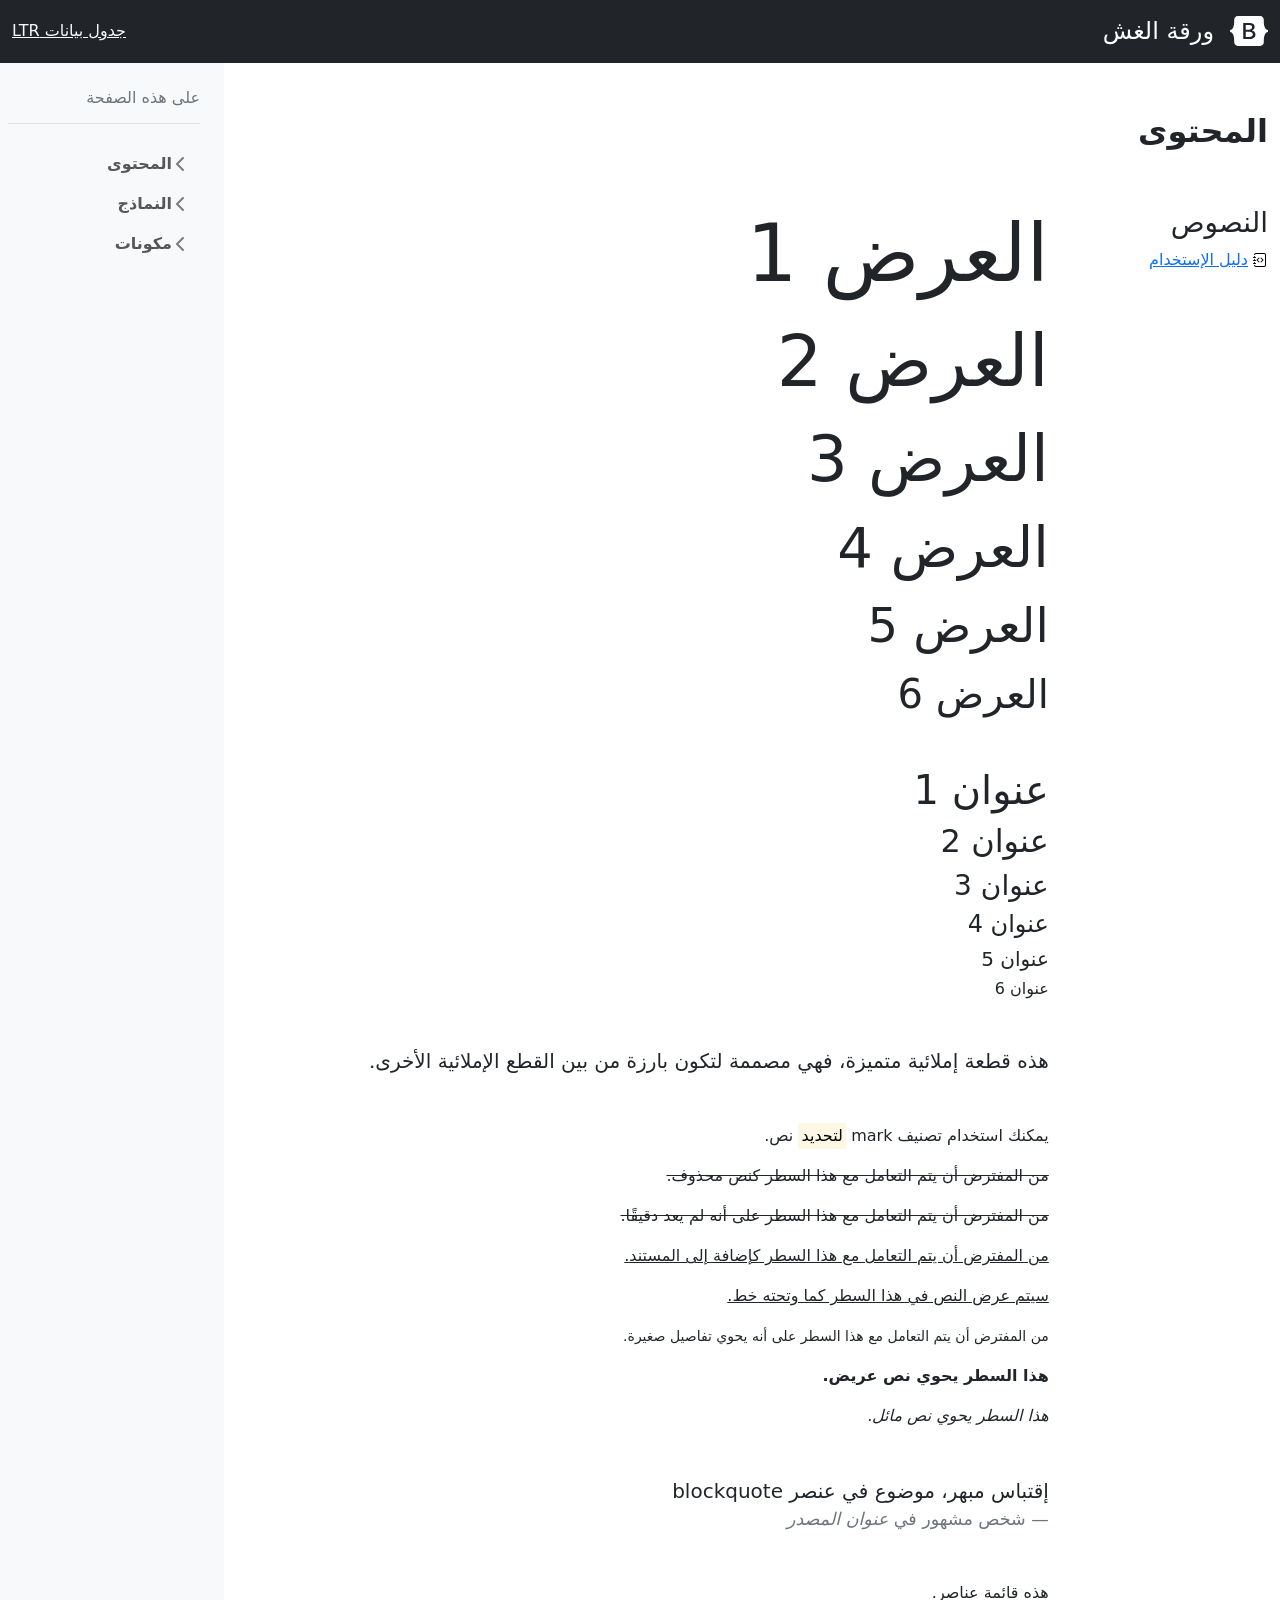
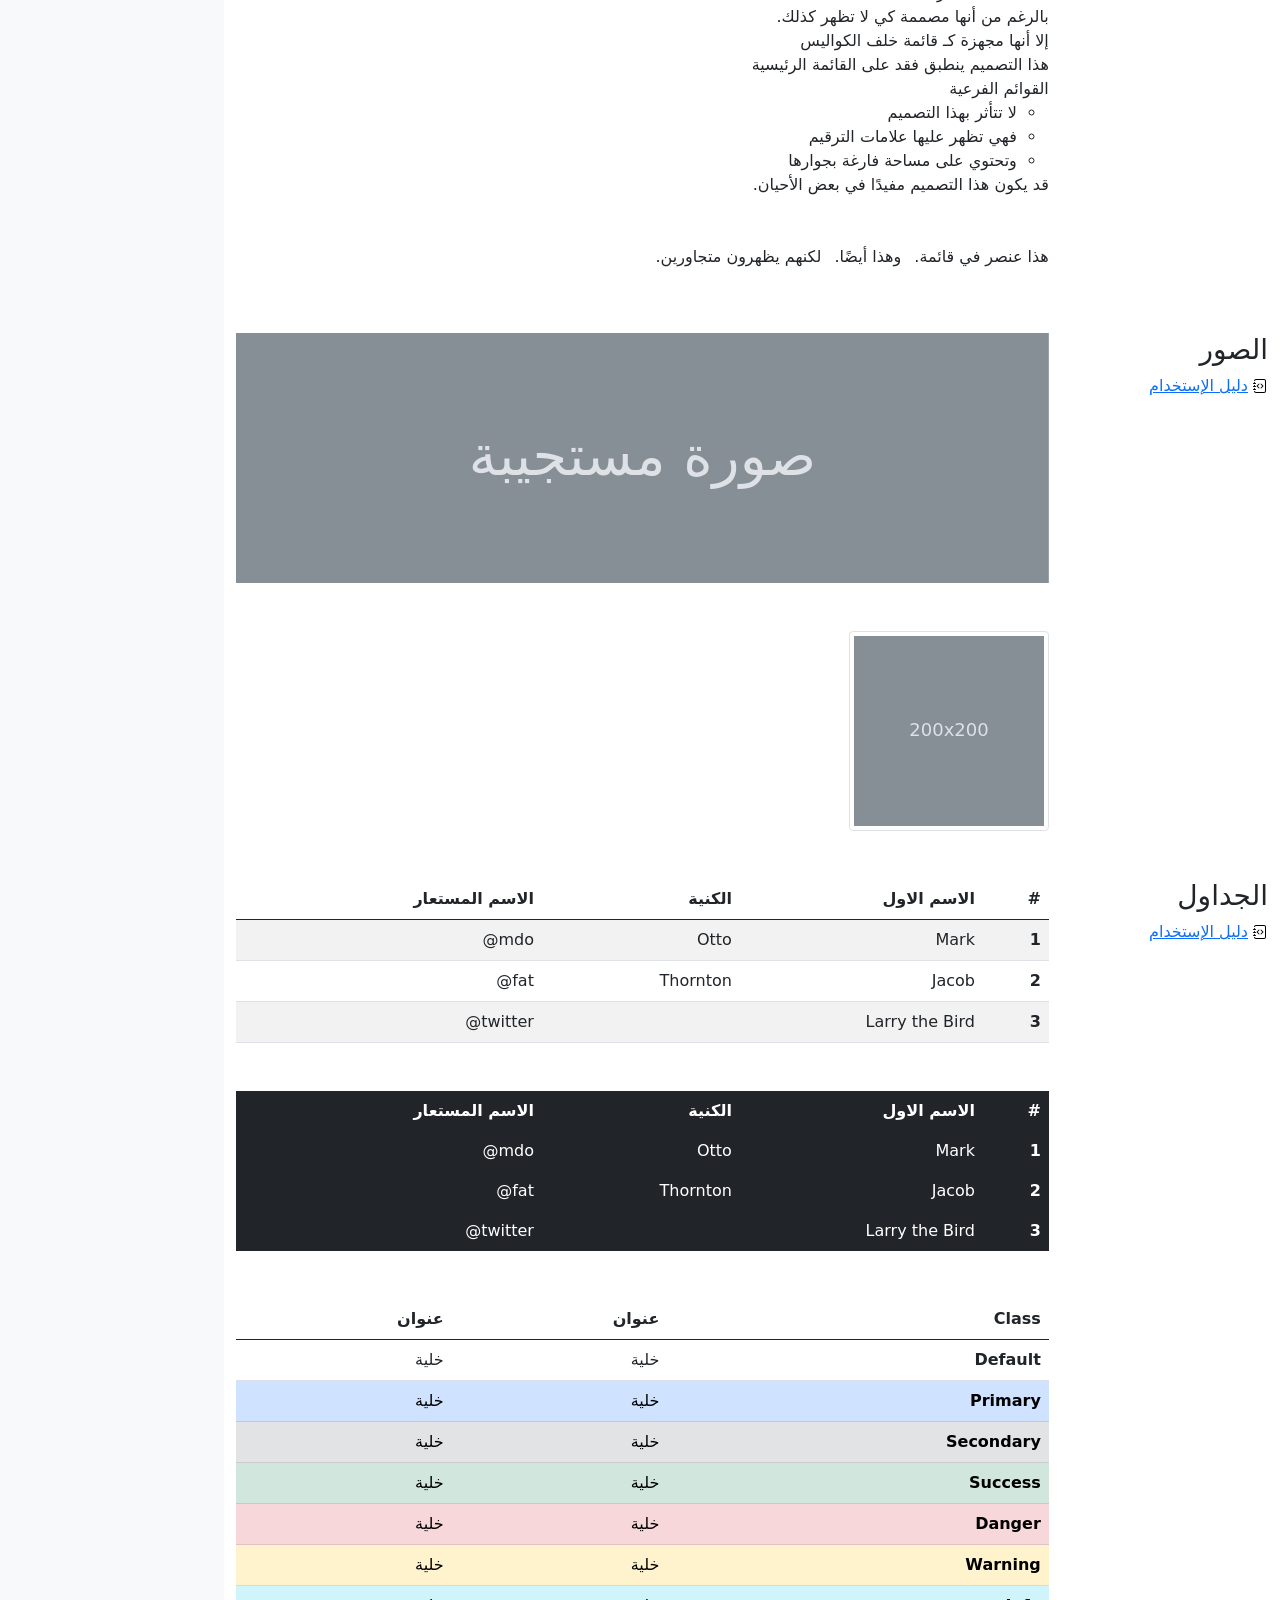
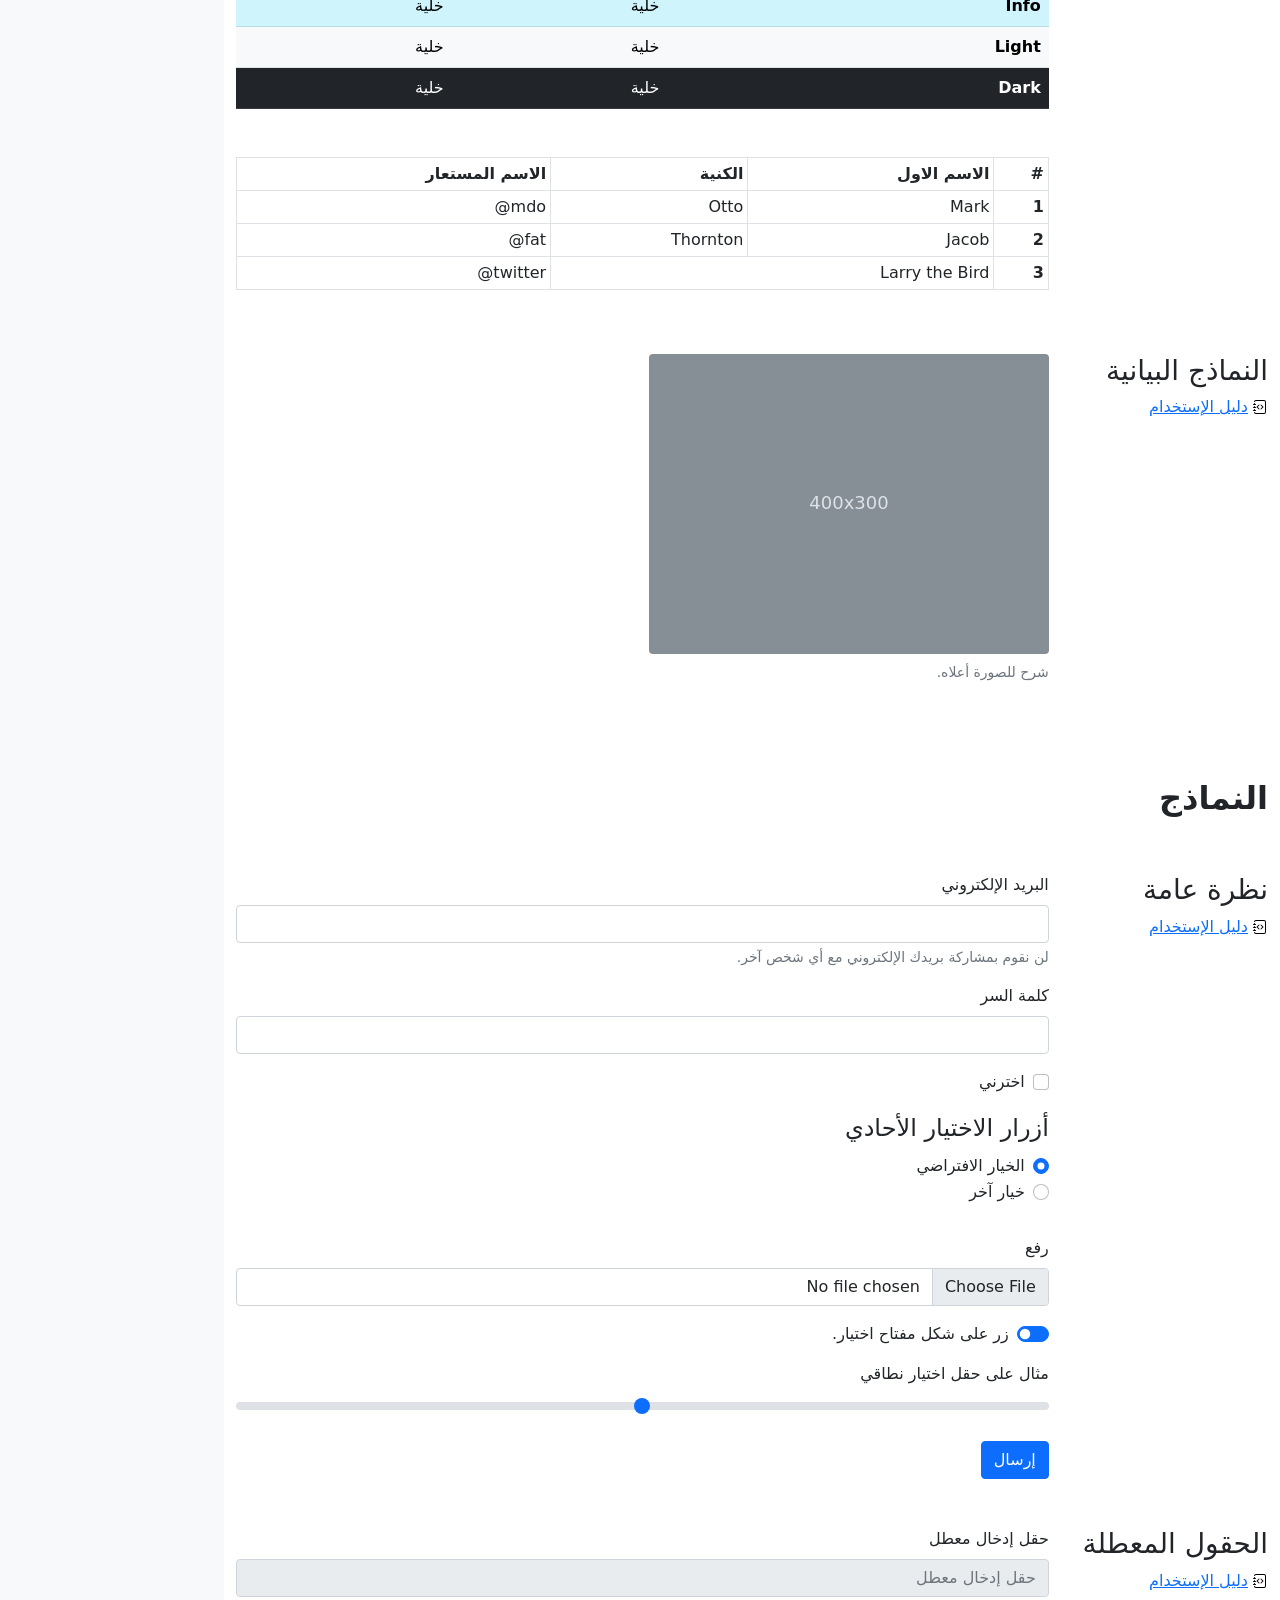
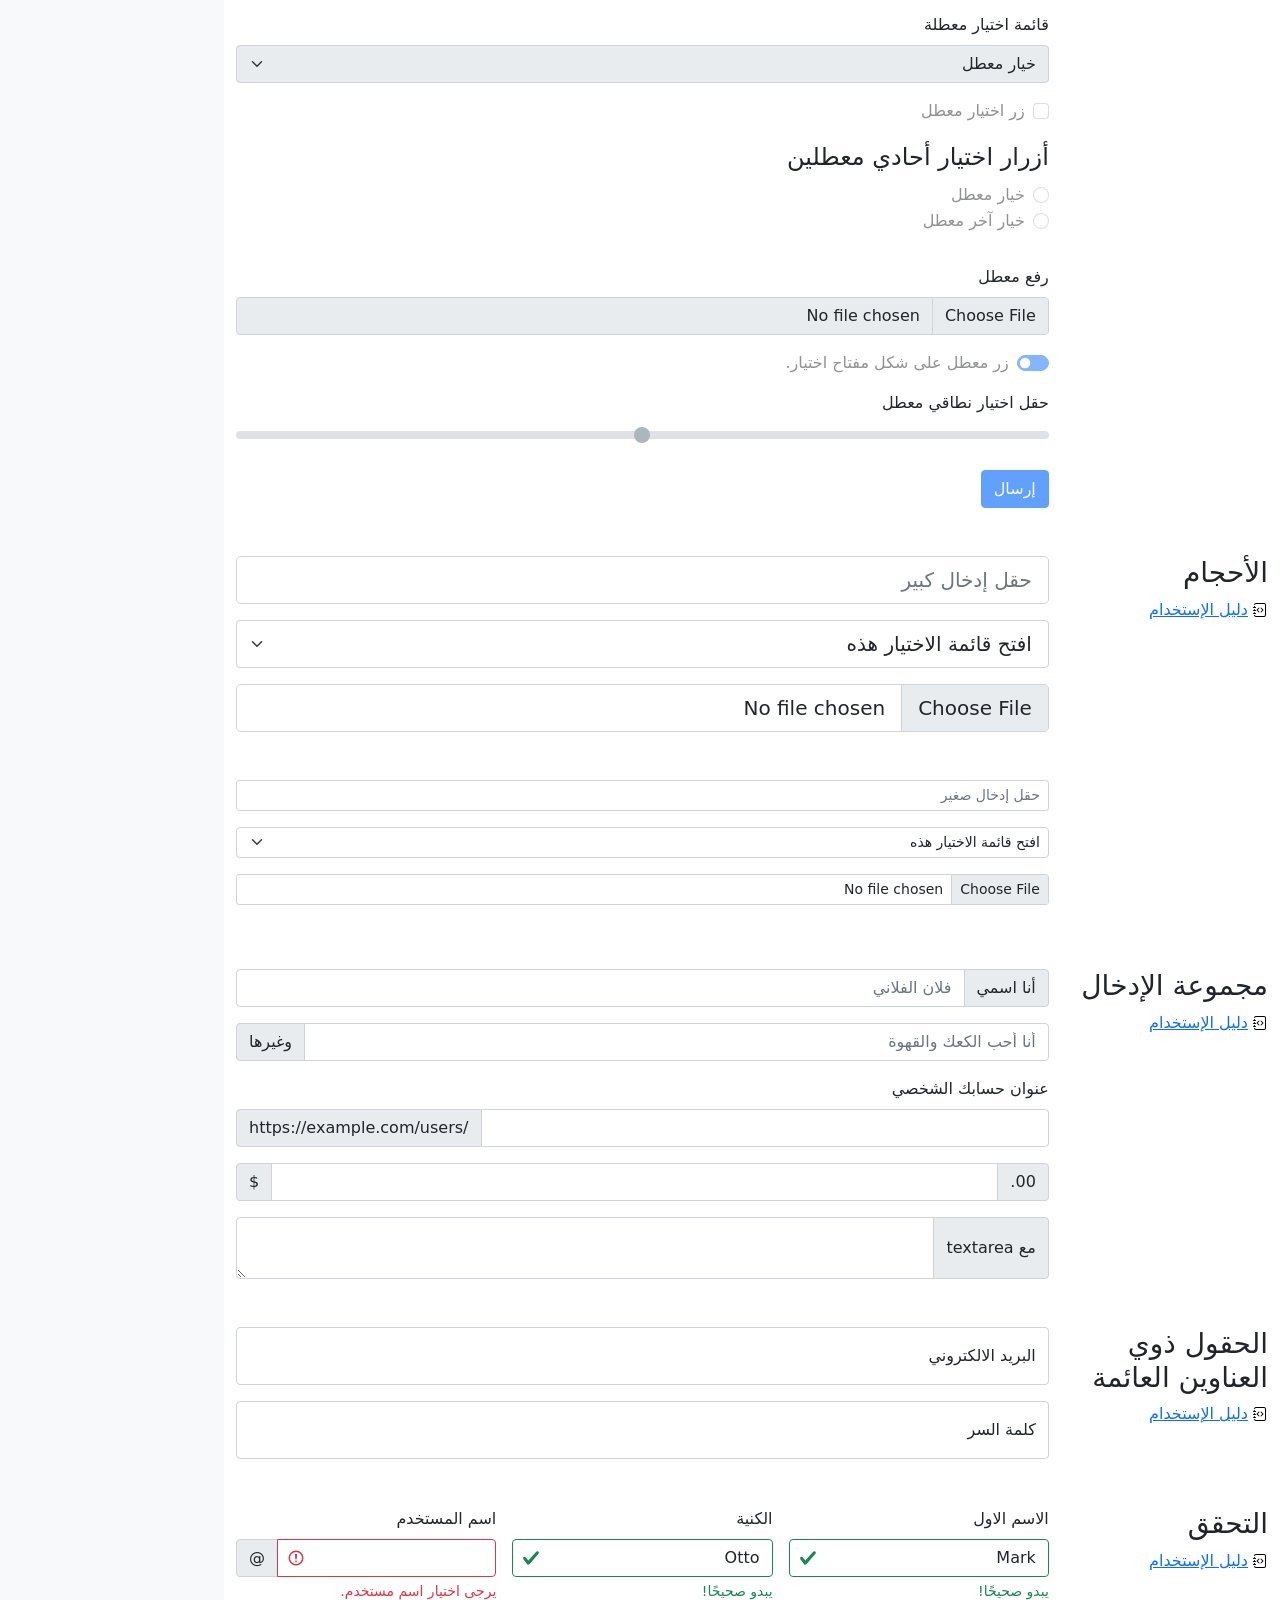
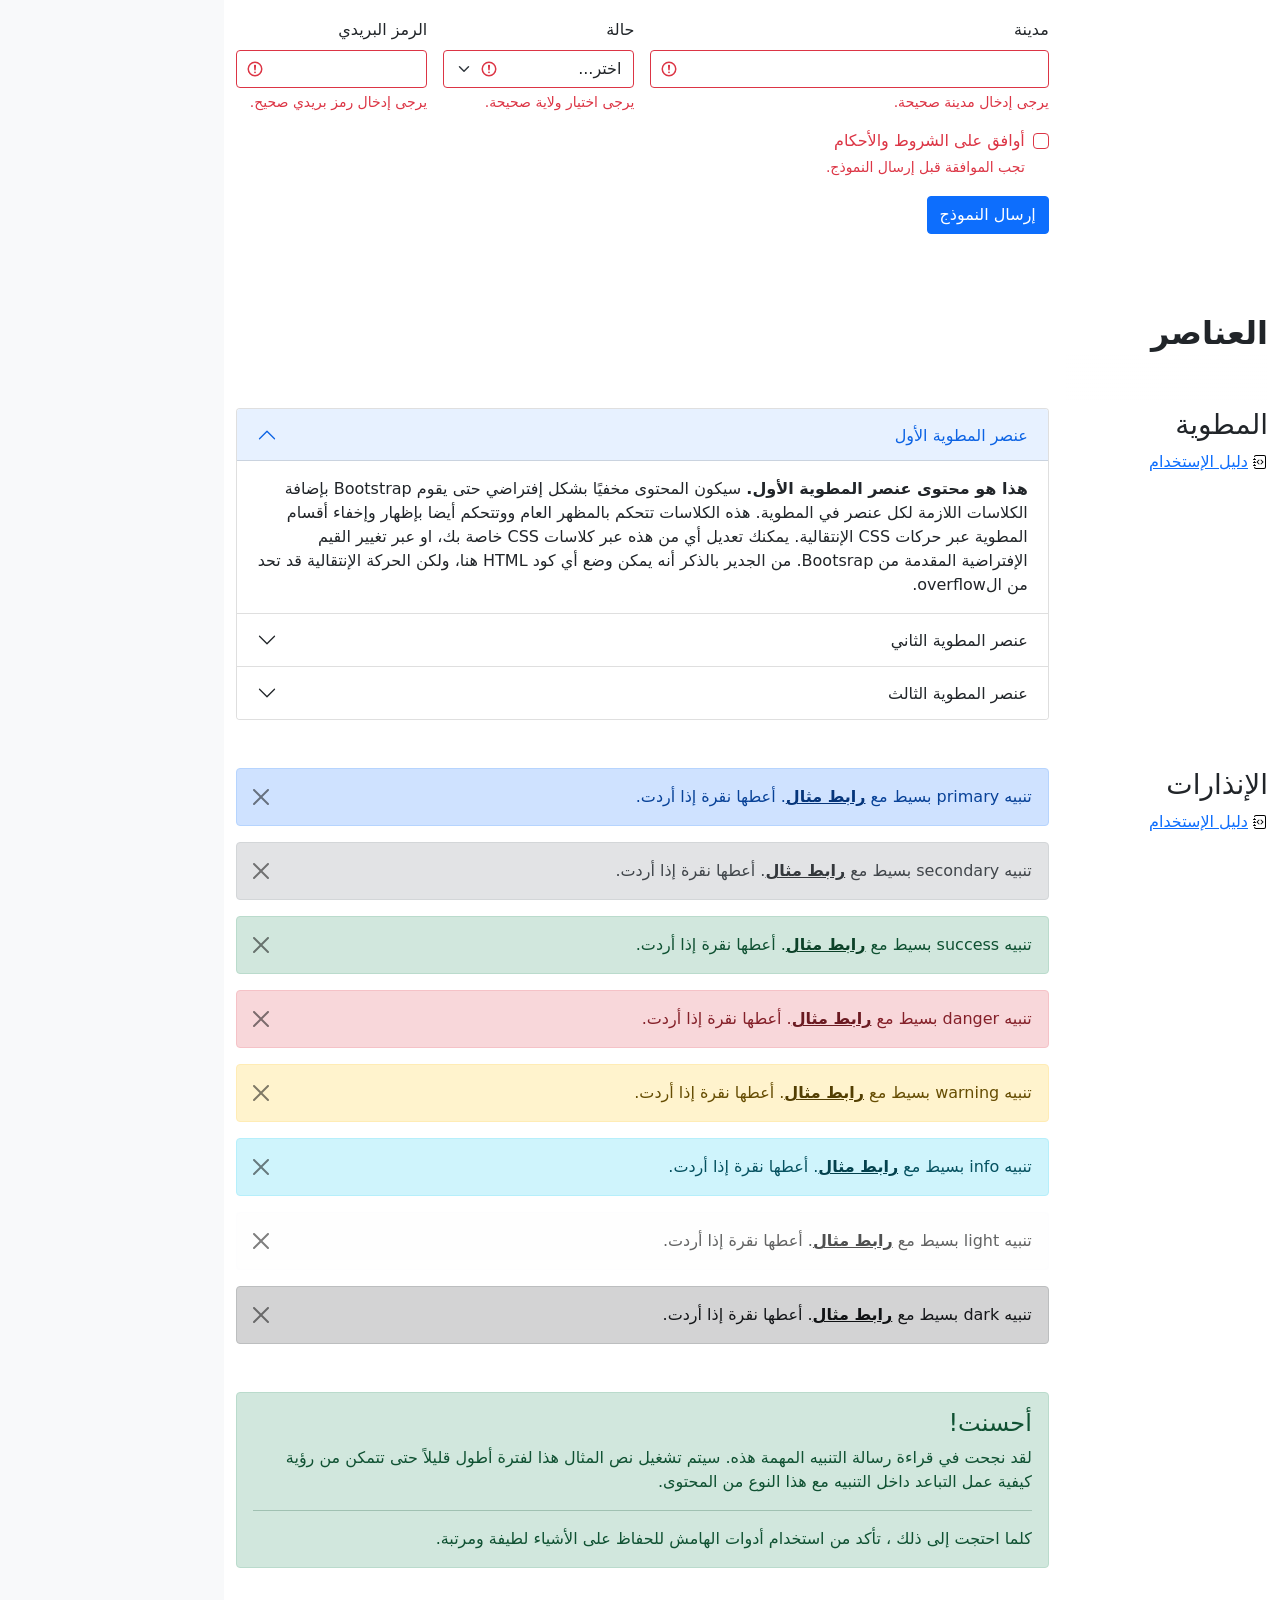
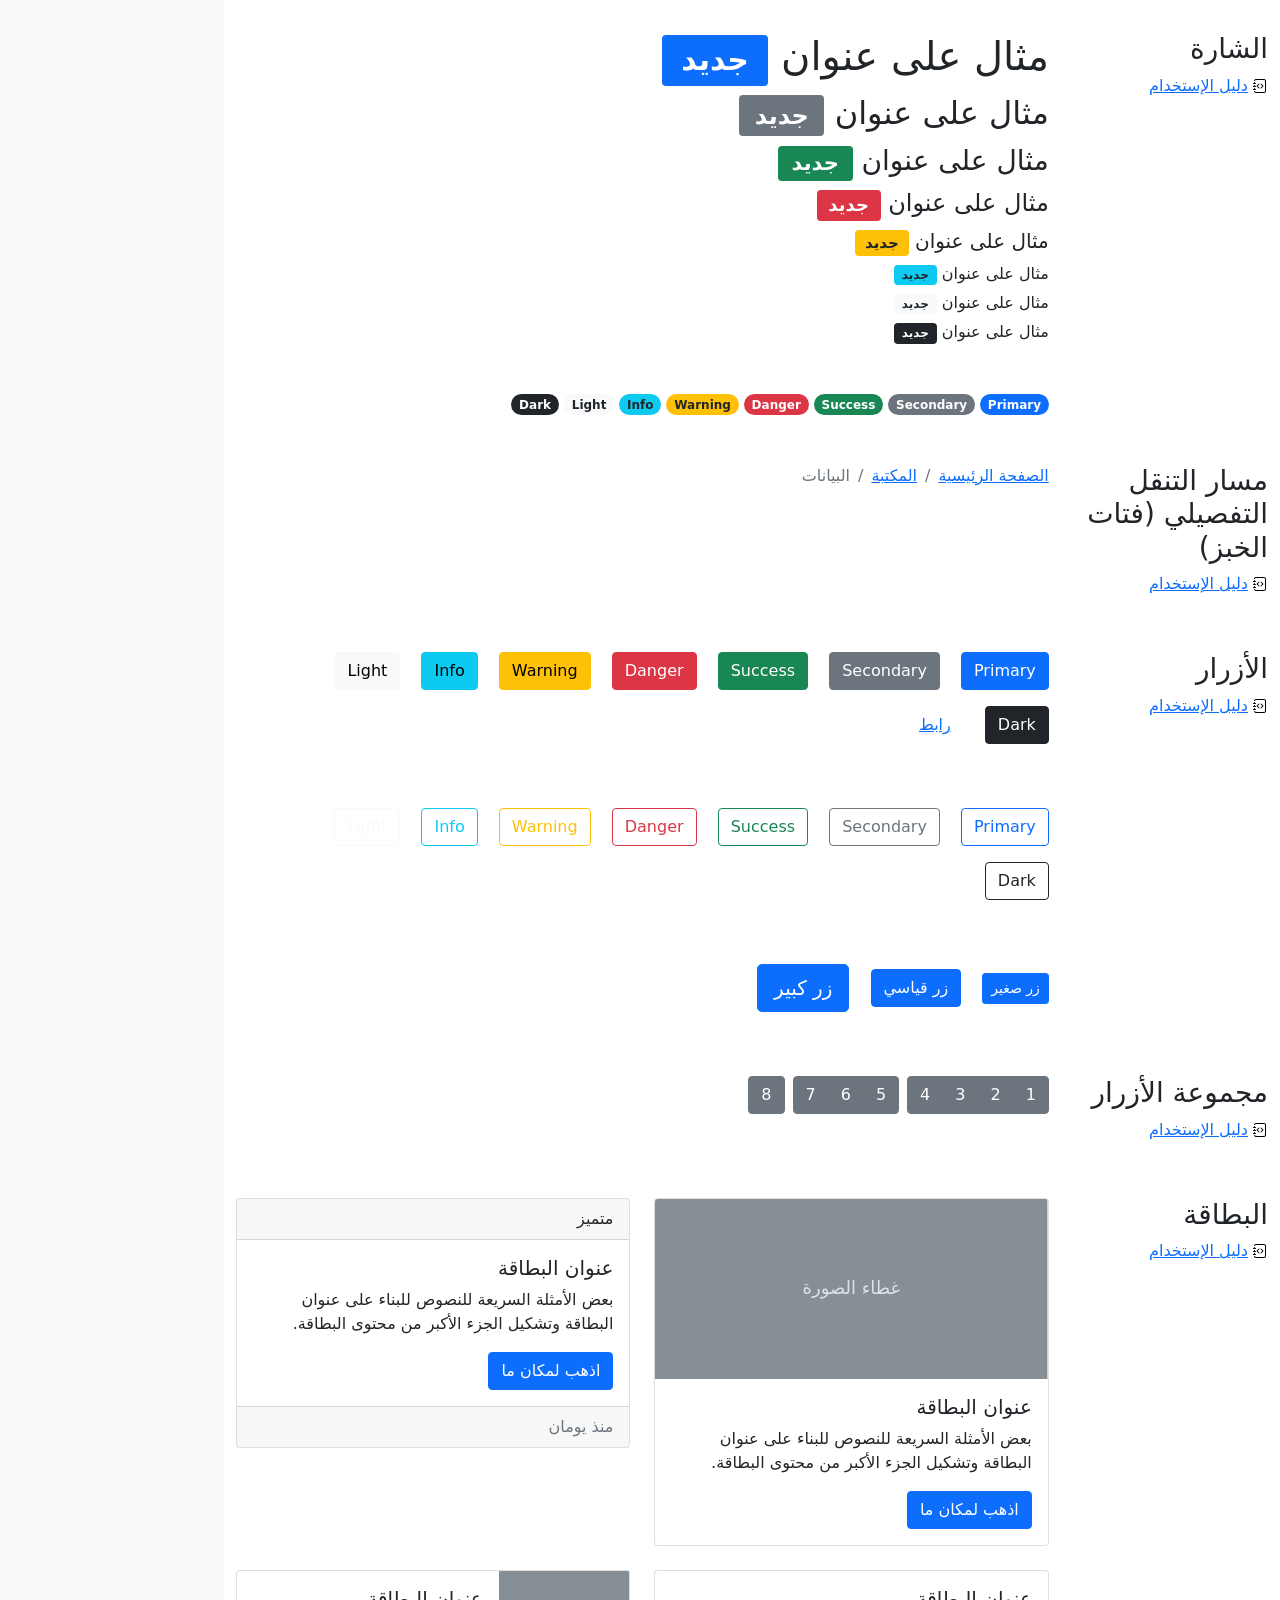
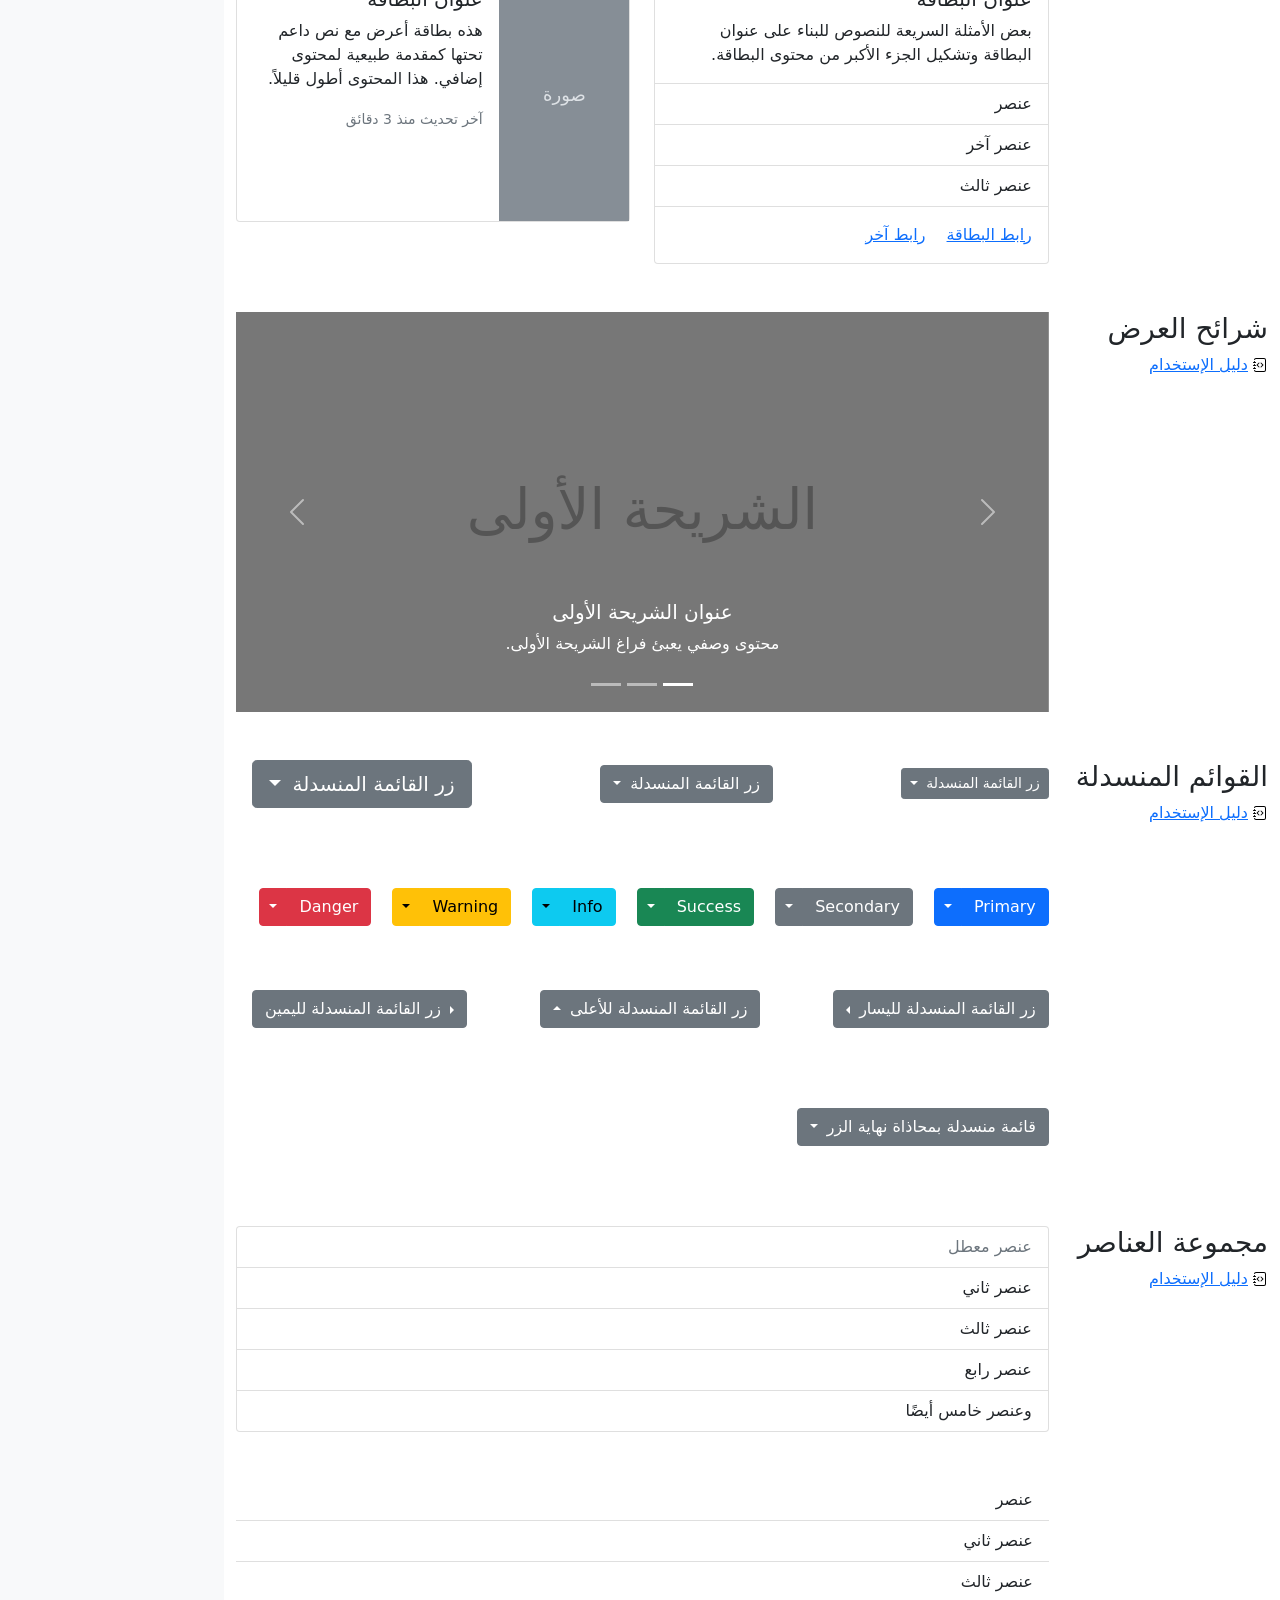
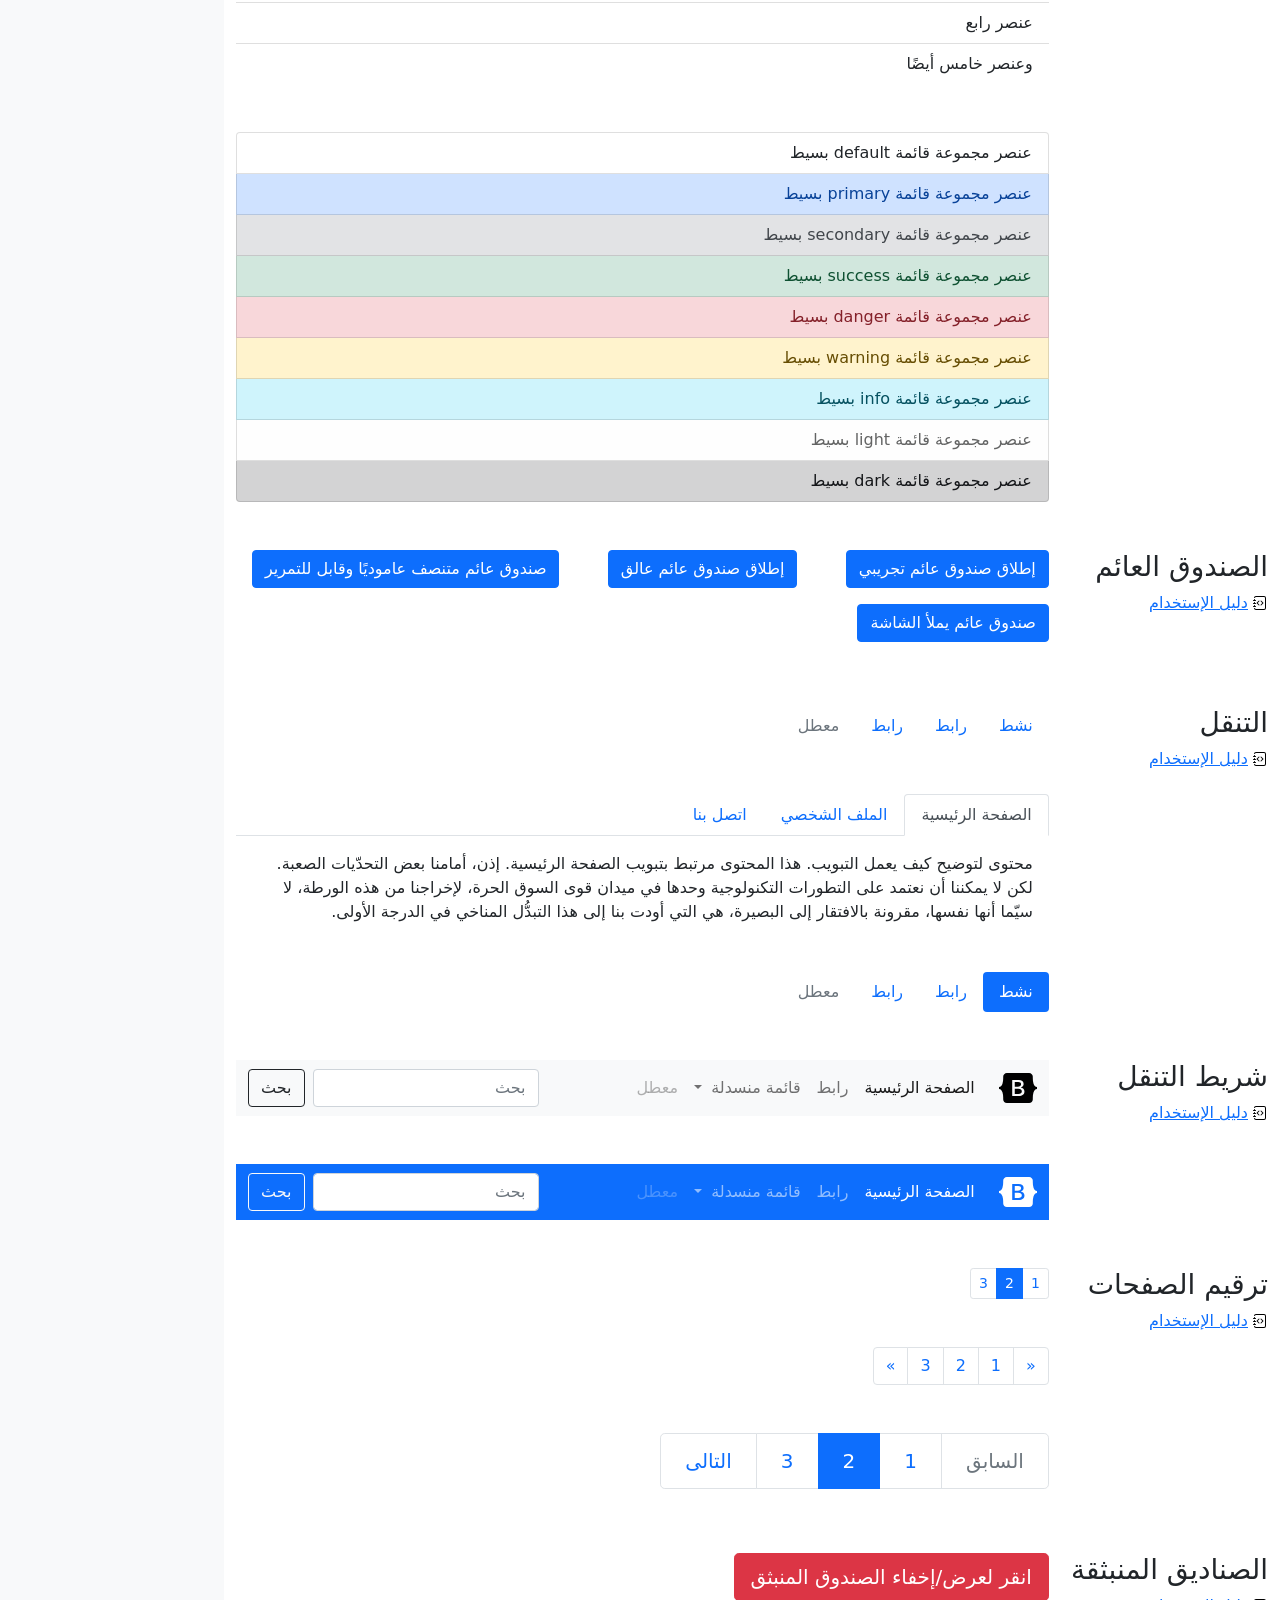
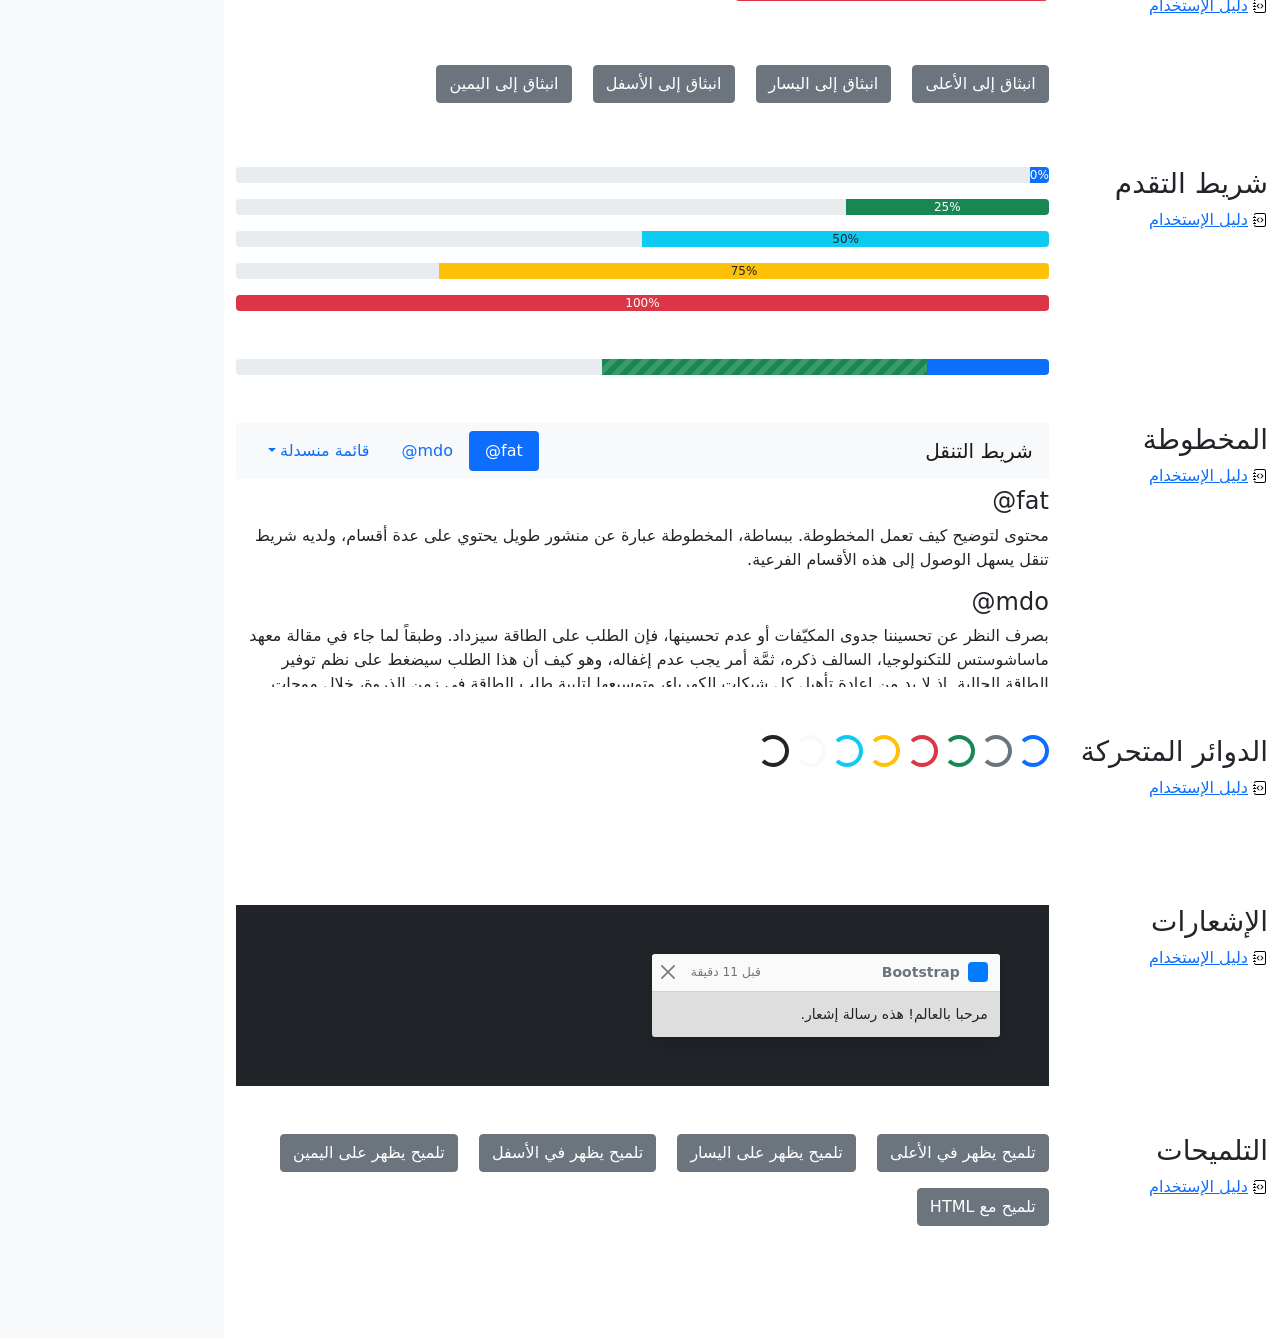
<file: assets/bootstrap-5.0.2-examples/cheatsheet-rtl/index.html>
<!doctype html>
<html lang="ar" dir="rtl">
  <head>
    <meta charset="utf-8">
    <meta name="viewport" content="width=device-width, initial-scale=1">
    <meta name="description" content="">
    <meta name="author" content="Mark Otto, Jacob Thornton, and Bootstrap contributors">
    <meta name="generator" content="Hugo 0.84.0">
    <title>ورقة الغش · Bootstrap v5.0</title>

    <link rel="canonical" href="https://getbootstrap.com/docs/5.0/examples/cheatsheet-rtl/">

    

    <!-- Bootstrap core CSS -->
<link href="../assets/dist/css/bootstrap.rtl.min.css" rel="stylesheet">

    <style>
      .bd-placeholder-img {
        font-size: 1.125rem;
        text-anchor: middle;
        -webkit-user-select: none;
        -moz-user-select: none;
        user-select: none;
      }

      @media (min-width: 768px) {
        .bd-placeholder-img-lg {
          font-size: 3.5rem;
        }
      }
    </style>

    
    <!-- Custom styles for this template -->
    <link href="../cheatsheet/cheatsheet.rtl.css" rel="stylesheet">
  </head>
  <body class="bg-light">
    
<header class="bd-header bg-dark py-3 d-flex align-items-stretch border-bottom border-dark">
  <div class="container-fluid d-flex align-items-center">
    <h1 class="d-flex align-items-center fs-4 text-white mb-0">
      <img src="../assets/brand/bootstrap-logo-white.svg" width="38" height="30" class="me-3" alt="Bootstrap">
      ورقة الغش
    </h1>
    <a href="../examples/cheatsheet/" class="ms-auto link-light" hreflang="en">جدول بيانات LTR</a>
  </div>
</header>
<aside class="bd-aside sticky-xl-top text-muted align-self-start mb-3 mb-xl-5 px-2">
  <h2 class="h6 pt-4 pb-3 mb-4 border-bottom">على هذه الصفحة</h2>
  <nav class="small" id="toc">
    <ul class="list-unstyled">
      <li class="my-2">
        <button class="btn d-inline-flex align-items-center collapsed" data-bs-toggle="collapse" aria-expanded="false" data-bs-target="#contents-collapse" aria-controls="contents-collapse">المحتوى</button>
        <ul class="list-unstyled ps-3 collapse" id="contents-collapse">
          <li><a class="d-inline-flex align-items-center rounded" href="#typography">النصوص</a></li>
          <li><a class="d-inline-flex align-items-center rounded" href="#images">الصور</a></li>
          <li><a class="d-inline-flex align-items-center rounded" href="#tables">الجداول</a></li>
          <li><a class="d-inline-flex align-items-center rounded" href="#figures">النماذج البيانية</a></li>
        </ul>
      </li>
      <li class="my-2">
        <button class="btn d-inline-flex align-items-center collapsed" data-bs-toggle="collapse" aria-expanded="false" data-bs-target="#forms-collapse" aria-controls="forms-collapse">النماذج</button>
        <ul class="list-unstyled ps-3 collapse" id="forms-collapse">
          <li><a class="d-inline-flex align-items-center rounded" href="#overview">نظرة عامة</a></li>
          <li><a class="d-inline-flex align-items-center rounded" href="#disabled-forms">الحقول المعطلة</a></li>
          <li><a class="d-inline-flex align-items-center rounded" href="#sizing">الأحجام</a></li>
          <li><a class="d-inline-flex align-items-center rounded" href="#input-group">مجموعة الإدخال</a></li>
          <li><a class="d-inline-flex align-items-center rounded" href="#floating-labels">الحقول ذوي العناوين العائمة</a></li>
          <li><a class="d-inline-flex align-items-center rounded" href="#validation">التحقق</a></li>
        </ul>
      </li>
      <li class="my-2">
        <button class="btn d-inline-flex align-items-center collapsed" data-bs-toggle="collapse" aria-expanded="false" data-bs-target="#components-collapse" aria-controls="components-collapse">مكونات</button>
        <ul class="list-unstyled ps-3 collapse" id="components-collapse">
          <li><a class="d-inline-flex align-items-center rounded" href="#accordion">المطوية</a></li>
          <li><a class="d-inline-flex align-items-center rounded" href="#alerts">الإنذارات</a></li>
          <li><a class="d-inline-flex align-items-center rounded" href="#badge">الشارة</a></li>
          <li><a class="d-inline-flex align-items-center rounded" href="#breadcrumb">مسار التنقل التفصيلي</a></li>
          <li><a class="d-inline-flex align-items-center rounded" href="#buttons">الأزرار</a></li>
          <li><a class="d-inline-flex align-items-center rounded" href="#button-group">مجموعة الأزرار</a></li>
          <li><a class="d-inline-flex align-items-center rounded" href="#card">البطاقة</a></li>
          <li><a class="d-inline-flex align-items-center rounded" href="#carousel">شرائح العرض</a></li>
          <li><a class="d-inline-flex align-items-center rounded" href="#dropdowns">القوائم المنسدلة</a></li>
          <li><a class="d-inline-flex align-items-center rounded" href="#list-group">مجموعة العناصر</a></li>
          <li><a class="d-inline-flex align-items-center rounded" href="#modal">الصندوق العائم</a></li>
          <li><a class="d-inline-flex align-items-center rounded" href="#navs">التنقل</a></li>
          <li><a class="d-inline-flex align-items-center rounded" href="#navbar">شريط التنقل</a></li>
          <li><a class="d-inline-flex align-items-center rounded" href="#pagination">ترقيم الصفحات</a></li>
          <li><a class="d-inline-flex align-items-center rounded" href="#popovers">الصناديق المنبثقة</a></li>
          <li><a class="d-inline-flex align-items-center rounded" href="#progress">شريط التقدم</a></li>
          <li><a class="d-inline-flex align-items-center rounded" href="#scrollspy">المخطوطة</a></li>
          <li><a class="d-inline-flex align-items-center rounded" href="#spinners">الدوائر المتحركة</a></li>
          <li><a class="d-inline-flex align-items-center rounded" href="#toasts">الإشعارات</a></li>
          <li><a class="d-inline-flex align-items-center rounded" href="#tooltips">التلميحات</a></li>
        </ul>
      </li>
    </ul>
  </nav>
</aside>
<div class="bd-cheatsheet container-fluid bg-body">
  <section id="content">
    <h2 class="sticky-xl-top fw-bold pt-3 pt-xl-5 pb-2 pb-xl-3">المحتوى</h2>

    <article class="my-3" id="typography">
      <div class="bd-heading sticky-xl-top align-self-start mt-5 mb-3 mt-xl-0 mb-xl-2">
        <h3>النصوص</h3>
        <a class="d-flex align-items-center" hreflang="en" href="../content/typography/">دليل الإستخدام</a>
      </div>

      <div>
        <div class="bd-example">
        <p class="display-1">العرض 1</p>
        <p class="display-2">العرض 2</p>
        <p class="display-3">العرض 3</p>
        <p class="display-4">العرض 4</p>
        <p class="display-5">العرض 5</p>
        <p class="display-6">العرض 6</p>
        </div>

        <div class="bd-example">
        <p class="h1">عنوان 1</p>
        <p class="h2">عنوان 2</p>
        <p class="h3">عنوان 3</p>
        <p class="h4">عنوان 4</p>
        <p class="h5">عنوان 5</p>
        <p class="h6">عنوان 6</p>
        </div>

        <div class="bd-example">
        <p class="lead">
          هذه قطعة إملائية متميزة، فهي مصممة لتكون بارزة من بين القطع الإملائية الأخرى.
        </p>
        </div>

        <div class="bd-example">
        <p>يمكنك استخدام تصنيف mark <mark>لتحديد</mark> نص.</p>
        <p><del>من المفترض أن يتم التعامل مع هذا السطر كنص محذوف.</del></p>
        <p><s>من المفترض أن يتم التعامل مع هذا السطر على أنه لم يعد دقيقًا.</s></p>
        <p><ins>من المفترض أن يتم التعامل مع هذا السطر كإضافة إلى المستند.</ins></p>
        <p><u>سيتم عرض النص في هذا السطر كما وتحته خط.</u></p>
        <p><small>من المفترض أن يتم التعامل مع هذا السطر على أنه يحوي تفاصيل صغيرة.</small></p>
        <p><strong>هذا السطر يحوي نص عريض.</strong></p>
        <p><em>هذا السطر يحوي نص مائل.</em></p>
        </div>

        <div class="bd-example">
        <blockquote class="blockquote">
          <p>إقتباس مبهر، موضوع في عنصر blockquote</p>
          <footer class="blockquote-footer">شخص مشهور في <cite title= "عنوان المصدر"> عنوان المصدر </cite></footer>
        </blockquote>
        </div>

        <div class="bd-example">
        <ul class="list-unstyled">
          <li>هذه قائمة عناصر.</li>
          <li>بالرغم من أنها مصممة كي لا تظهر كذلك.</li>
          <li>إلا أنها مجهزة كـ قائمة خلف الكواليس</li>
          <li>هذا التصميم ينطبق فقد على القائمة الرئيسية</li>
          <li>القوائم الفرعية
            <ul>
              <li>لا تتأثر بهذا التصميم</li>
              <li>فهي تظهر عليها علامات الترقيم</li>
              <li>وتحتوي على مساحة فارغة بجوارها</li>
            </ul>
          </li>
          <li>قد يكون هذا التصميم مفيدًا في بعض الأحيان.</li>
        </ul>
        </div>

        <div class="bd-example">
        <ul class="list-inline">
          <li class="list-inline-item">هذا عنصر في قائمة.</li>
          <li class="list-inline-item">وهذا أيضًا.</li>
          <li class="list-inline-item">لكنهم يظهرون متجاورين.</li>
        </ul>
        </div>
      </div>
    </article>
    <article class="my-3" id="images">
      <div class="bd-heading sticky-xl-top align-self-start mt-5 mb-3 mt-xl-0 mb-xl-2">
        <h3>الصور</h3>
        <a class="d-flex align-items-center" hreflang="en" href="../content/images/">دليل الإستخدام</a>
      </div>

      <div>
        <div class="bd-example">
        <svg class="bd-placeholder-img bd-placeholder-img-lg img-fluid" width="100%" height="250" xmlns="http://www.w3.org/2000/svg" role="img" aria-label="Placeholder: صورة مستجيبة" preserveAspectRatio="xMidYMid slice" focusable="false"><title>Placeholder</title><rect width="100%" height="100%" fill="#868e96"/><text x="50%" y="50%" fill="#dee2e6" dy=".3em">صورة مستجيبة</text></svg>

        </div>

        <div class="bd-example">
        <svg class="bd-placeholder-img img-thumbnail" width="200" height="200" xmlns="http://www.w3.org/2000/svg" role="img" aria-label="صورة عنصر نائب مربع عام مع حدود بيضاء حولها ، مما يجعلها تشبه صورة تم التقاطها بكاميرا فورية قديمة: 200x200" preserveAspectRatio="xMidYMid slice" focusable="false"><title>صورة عنصر نائب مربع عام مع حدود بيضاء حولها ، مما يجعلها تشبه صورة تم التقاطها بكاميرا فورية قديمة</title><rect width="100%" height="100%" fill="#868e96"/><text x="50%" y="50%" fill="#dee2e6" dy=".3em">200x200</text></svg>

        </div>
      </div>
    </article>
    <article class="my-3" id="tables">
      <div class="bd-heading sticky-xl-top align-self-start mt-5 mb-3 mt-xl-0 mb-xl-2">
        <h3>الجداول</h3>
        <a class="d-flex align-items-center" hreflang="en" href="../content/tables/">دليل الإستخدام</a>
      </div>

      <div>
        <div class="bd-example">
        <table class="table table-striped">
          <thead>
          <tr>
            <th scope="col">#</th>
            <th scope="col">الاسم الاول</th>
            <th scope="col">الكنية</th>
            <th scope="col">الاسم المستعار</th>
          </tr>
          </thead>
          <tbody>
          <tr>
            <th scope="row">1</th>
            <td>Mark</td>
            <td>Otto</td>
            <td><bdo lang="en" dir="ltr">@mdo</bdo></td>
          </tr>
          <tr>
            <th scope="row">2</th>
            <td>Jacob</td>
            <td>Thornton</td>
            <td><bdo lang="en" dir="ltr">@fat</bdo></td>
          </tr>
          <tr>
            <th scope="row">3</th>
            <td colspan="2">Larry the Bird</td>
            <td><bdo lang="en" dir="ltr">@twitter</bdo></td>
          </tr>
          </tbody>
        </table>
        </div>

        <div class="bd-example">
        <table class="table table-dark table-borderless">
          <thead>
          <tr>
            <th scope="col">#</th>
            <th scope="col">الاسم الاول</th>
            <th scope="col">الكنية</th>
            <th scope="col">الاسم المستعار</th>
          </tr>
          </thead>
          <tbody>
          <tr>
            <th scope="row">1</th>
            <td>Mark</td>
            <td>Otto</td>
            <td><bdo lang="en" dir="ltr">@mdo</bdo></td>
          </tr>
          <tr>
            <th scope="row">2</th>
            <td>Jacob</td>
            <td>Thornton</td>
            <td><bdo lang="en" dir="ltr">@fat</bdo></td>
          </tr>
          <tr>
            <th scope="row">3</th>
            <td colspan="2">Larry the Bird</td>
            <td><bdo lang="en" dir="ltr">@twitter</bdo></td>
          </tr>
          </tbody>
        </table>
        </div>

        <div class="bd-example">
        <table class="table table-hover">
          <thead>
          <tr>
            <th scope="col">Class</th>
            <th scope="col">عنوان</th>
            <th scope="col">عنوان</th>
          </tr>
          </thead>
          <tbody>
          <tr>
            <th scope="row">Default</th>
            <td>خلية</td>
            <td>خلية</td>
          </tr>
          
          <tr class="table-primary">
            <th scope="row">Primary</th>
            <td>خلية</td>
            <td>خلية</td>
          </tr>
          <tr class="table-secondary">
            <th scope="row">Secondary</th>
            <td>خلية</td>
            <td>خلية</td>
          </tr>
          <tr class="table-success">
            <th scope="row">Success</th>
            <td>خلية</td>
            <td>خلية</td>
          </tr>
          <tr class="table-danger">
            <th scope="row">Danger</th>
            <td>خلية</td>
            <td>خلية</td>
          </tr>
          <tr class="table-warning">
            <th scope="row">Warning</th>
            <td>خلية</td>
            <td>خلية</td>
          </tr>
          <tr class="table-info">
            <th scope="row">Info</th>
            <td>خلية</td>
            <td>خلية</td>
          </tr>
          <tr class="table-light">
            <th scope="row">Light</th>
            <td>خلية</td>
            <td>خلية</td>
          </tr>
          <tr class="table-dark">
            <th scope="row">Dark</th>
            <td>خلية</td>
            <td>خلية</td>
          </tr>
          </tbody>
        </table>
        </div>

        <div class="bd-example">
        <table class="table table-sm table-bordered">
          <thead>
          <tr>
            <th scope="col">#</th>
            <th scope="col">الاسم الاول</th>
            <th scope="col">الكنية</th>
            <th scope="col">الاسم المستعار</th>
          </tr>
          </thead>
          <tbody>
          <tr>
            <th scope="row">1</th>
            <td>Mark</td>
            <td>Otto</td>
            <td><bdo lang="en" dir="ltr">@mdo</bdo></td>
          </tr>
          <tr>
            <th scope="row">2</th>
            <td>Jacob</td>
            <td>Thornton</td>
            <td><bdo lang="en" dir="ltr">@fat</bdo></td>
          </tr>
          <tr>
            <th scope="row">3</th>
            <td colspan="2">Larry the Bird</td>
            <td><bdo lang="en" dir="ltr">@twitter</bdo></td>
          </tr>
          </tbody>
        </table>
        </div>
      </div>
    </article>
    <article class="my-3" id="figures">
      <div class="bd-heading sticky-xl-top align-self-start mt-5 mb-3 mt-xl-0 mb-xl-2">
        <h3>النماذج البيانية</h3>
        <a class="d-flex align-items-center" hreflang="en" href="../content/figures/">دليل الإستخدام</a>
      </div>

      <div>
        <div class="bd-example">
        <figure class="figure">
          <svg class="bd-placeholder-img figure-img img-fluid rounded" width="400" height="300" xmlns="http://www.w3.org/2000/svg" role="img" aria-label="Placeholder: 400x300" preserveAspectRatio="xMidYMid slice" focusable="false"><title>Placeholder</title><rect width="100%" height="100%" fill="#868e96"/><text x="50%" y="50%" fill="#dee2e6" dy=".3em">400x300</text></svg>

          <figcaption class="figure-caption">شرح للصورة أعلاه.</figcaption>
        </figure>
        </div>
      </div>
    </article>
  </section>

  <section id="forms">
    <h2 class="sticky-xl-top fw-bold pt-3 pt-xl-5 pb-2 pb-xl-3">النماذج</h2>

    <article class="my-3" id="overview">
      <div class="bd-heading sticky-xl-top align-self-start mt-5 mb-3 mt-xl-0 mb-xl-2">
        <h3>نظرة عامة</h3>
        <a class="d-flex align-items-center" hreflang="en" href="../forms/overview/">دليل الإستخدام</a>
      </div>

      <div>
        <div class="bd-example">
        <form>
          <div class="mb-3">
            <label for="exampleInputEmail1" class="form-label">البريد الإلكتروني</label>
            <input type="email" class="form-control" id="exampleInputEmail1" aria-describedby="emailHelp">
            <div id="emailHelp" class="form-text">لن نقوم بمشاركة بريدك الإلكتروني مع أي شخص آخر.</div>
          </div>
          <div class="mb-3">
            <label for="exampleInputPassword1" class="form-label">كلمة السر</label>
            <input type="password" class="form-control" id="exampleInputPassword1">
          </div>
          <div class="mb-3 form-check">
            <input type="checkbox" class="form-check-input" id="exampleCheck1">
            <label class="form-check-label" for="exampleCheck1">اخترني</label>
          </div>
          <fieldset class="mb-3">
            <legend>أزرار الاختيار الأحادي</legend>
            <div class="form-check">
              <input type="radio" name="radios" class="form-check-input" id="exampleRadio1" checked>
              <label class="form-check-label" for="exampleRadio1">الخيار الافتراضي</label>
            </div>
            <div class="mb-3 form-check">
              <input type="radio" name="radios" class="form-check-input" id="exampleRadio2">
              <label class="form-check-label" for="exampleRadio2">خيار آخر</label>
            </div>
          </fieldset>
          <div class="mb-3">
            <label class="form-label" for="customFile">رفع</label>
            <input type="file" class="form-control" id="customFile">
          </div>
          <div class="mb-3 form-check form-switch">
            <input class="form-check-input" type="checkbox" id="flexSwitchCheckChecked" checked>
            <label class="form-check-label" for="flexSwitchCheckChecked">زر على شكل مفتاح اختيار.</label>
          </div>
          <div class="mb-3">
            <label for="customRange3" class="form-label">مثال على حقل اختيار نطاقي</label>
            <input type="range" class="form-range" min="0" max="5" step="0.5" id="customRange3">
          </div>
          <button type="submit" class="btn btn-primary">إرسال</button>
        </form>
        </div>
      </div>
    </article>
    <article class="my-3" id="disabled-forms">
      <div class="bd-heading sticky-xl-top align-self-start mt-5 mb-3 mt-xl-0 mb-xl-2">
        <h3>الحقول المعطلة</h3>
        <a class="d-flex align-items-center" hreflang="en" href="../forms/overview/#disabled-forms">دليل الإستخدام</a>
      </div>

      <div>
        <div class="bd-example">
        <form>
          <fieldset disabled aria-label="مثال على مجموعة الحقول المعطلة">
            <div class="mb-3">
              <label for="disabledTextInput" class="form-label">حقل إدخال معطل</label>
              <input type="text" id="disabledTextInput" class="form-control" placeholder="حقل إدخال معطل">
            </div>
            <div class="mb-3">
              <label for="disabledSelect" class="form-label">قائمة اختيار معطلة</label>
              <select id="disabledSelect" class="form-select">
                <option>خيار معطل</option>
              </select>
            </div>
            <div class="mb-3">
              <div class="form-check">
                <input class="form-check-input" type="checkbox" id="disabledFieldsetCheck" disabled>
                <label class="form-check-label" for="disabledFieldsetCheck">
                  زر اختيار معطل
                </label>
              </div>
            </div>
            <fieldset class="mb-3">
              <legend>أزرار اختيار أحادي معطلين</legend>
              <div class="form-check">
                <input type="radio" name="radios" class="form-check-input" id="disabledRadio1" disabled>
                <label class="form-check-label" for="disabledRadio1">خيار معطل</label>
              </div>
              <div class="mb-3 form-check">
                <input type="radio" name="radios" class="form-check-input" id="disabledRadio2" disabled>
                <label class="form-check-label" for="disabledRadio2">خيار آخر معطل</label>
              </div>
            </fieldset>
            <div class="mb-3">
              <label class="form-label" for="disabledCustomFile">رفع معطل</label>
              <input type="file" class="form-control" id="disabledCustomFile" disabled>
            </div>
            <div class="mb-3 form-check form-switch">
              <input class="form-check-input" type="checkbox" id="disabledSwitchCheckChecked" checked disabled>
              <label class="form-check-label" for="disabledSwitchCheckChecked">زر معطل على شكل مفتاح اختيار.</label>
            </div>
            <div class="mb-3">
              <label for="disabledRange" class="form-label">حقل اختيار نطاقي معطل</label>
              <input type="range" class="form-range" min="0" max="5" step="0.5" id="disabledRange">
            </div>
            <button type="submit" class="btn btn-primary">إرسال</button>
          </fieldset>
        </form>
        </div>
      </div>
    </article>
    <article class="my-3" id="sizing">
      <div class="bd-heading sticky-xl-top align-self-start mt-5 mb-3 mt-xl-0 mb-xl-2">
        <h3>الأحجام</h3>
        <a class="d-flex align-items-center" hreflang="en" href="../forms/form-control/#sizing">دليل الإستخدام</a>
      </div>

      <div>
        <div class="bd-example">
        <div class="mb-3">
          <input class="form-control form-control-lg" type="text" placeholder="حقل إدخال كبير" aria-label=".form-control-lg مثال">
        </div>
        <div class="mb-3">
          <select class="form-select form-select-lg mb-3" aria-label=".form-select-lg مثال">
            <option selected>افتح قائمة الاختيار هذه</option>
            <option value="1">واحد</option>
            <option value="2">اثنان</option>
            <option value="3">ثلاثة</option>
          </select>
        </div>
        <div class="mb-3">
          <input type="file" class="form-control form-control-lg" aria-label="مثال على إدخال ملف كبير">
        </div>
        </div>

        <div class="bd-example">
        <div class="mb-3">
          <input class="form-control form-control-sm" type="text" placeholder="حقل إدخال صغير" aria-label=".form-control-sm مثال">
        </div>
        <div class="mb-3">
          <select class="form-select form-select-sm" aria-label=".form-select-sm مثال">
            <option selected>افتح قائمة الاختيار هذه</option>
            <option value="1">واحد</option>
            <option value="2">اثنان</option>
            <option value="3">ثلاثة</option>
          </select>
        </div>
        <div class="mb-3">
          <input type="file" class="form-control form-control-sm" aria-label="مثال على إدخال ملف صغير">
        </div>
        </div>
      </div>
    </article>
    <article class="my-3" id="input-group">
      <div class="bd-heading sticky-xl-top align-self-start mt-5 mb-3 mt-xl-0 mb-xl-2">
        <h3>مجموعة الإدخال</h3>
        <a class="d-flex align-items-center" hreflang="en" href="../forms/input-group/">دليل الإستخدام</a>
      </div>

      <div>
        <div class="bd-example">
        <div class="input-group mb-3">
          <span class="input-group-text" id="basic-addon1">أنا اسمي</span>
          <input type="text" class="form-control" placeholder="فلان الفلاني" aria-label="الاسم" aria-describedby="basic-addon1">
        </div>
        <div class="input-group mb-3">
          <input type="text" class="form-control" placeholder="أنا أحب الكعك والقهوة" aria-label="الطعام المفضل" aria-describedby="basic-addon2">
          <span class="input-group-text" id="basic-addon2">وغيرها</span>
        </div>
        <label for="basic-url" class="form-label">عنوان حسابك الشخصي</label>
        <div class="input-group mb-3">
          <input type="text" class="form-control" id="basic-url" aria-describedby="basic-addon3">
          <span class="input-group-text" id="basic-addon3"><bdo lang="en" dir="ltr">https://example.com/users/</bdo></span>
        </div>
        <div class="input-group mb-3">
          <span class="input-group-text"><bdo lang="en" dir="ltr">.00</bdo></span>
          <input type="text" class="form-control" aria-label="المبلغ (لأقرب دولار)">
          <span class="input-group-text">$</span>
        </div>
        <div class="input-group">
          <span class="input-group-text">مع textarea</span>
          <textarea class="form-control" aria-label="مع textarea"></textarea>
        </div>
        </div>
      </div>
    </article>
    <article class="my-3" id="floating-labels">
      <div class="bd-heading sticky-xl-top align-self-start mt-5 mb-3 mt-xl-0 mb-xl-2">
        <h3>الحقول ذوي العناوين العائمة</h3>
        <a class="d-flex align-items-center" href="../forms/floating-labels/">دليل الإستخدام</a>
      </div>

      <div>
        <div class="bd-example">
        <form>
          <div class="form-floating mb-3">
            <input type="email" class="form-control" id="floatingInput" placeholder="name@example.com">
            <label for="floatingInput">البريد الالكتروني</label>
          </div>
          <div class="form-floating">
            <input type="password" class="form-control" id="floatingPassword" placeholder="كلمة السر">
            <label for="floatingPassword">كلمة السر</label>
          </div>
        </form>
        </div>
      </div>
    </article>
    <article class="my-3" id="validation">
      <div class="bd-heading sticky-xl-top align-self-start mt-5 mb-3 mt-xl-0 mb-xl-2">
        <h3>التحقق</h3>
        <a class="d-flex align-items-center" hreflang="en" href="../forms/validation/">دليل الإستخدام</a>
      </div>

      <div>
        <div class="bd-example">
        <form class="row g-3">
          <div class="col-md-4">
            <label for="validationServer01" class="form-label">الاسم الاول</label>
            <input type="text" class="form-control is-valid" id="validationServer01" value="Mark" required>
            <div class="valid-feedback">
              يبدو صحيحًا!
            </div>
          </div>
          <div class="col-md-4">
            <label for="validationServer02" class="form-label">الكنية</label>
            <input type="text" class="form-control is-valid" id="validationServer02" value="Otto" required>
            <div class="valid-feedback">
              يبدو صحيحًا!
            </div>
          </div>
          <div class="col-md-4">
            <label for="validationServerUsername" class="form-label">اسم المستخدم</label>
            <div class="input-group has-validation">
              <input type="text" class="form-control is-invalid" id="validationServerUsername" aria-describedby="inputGroupPrepend3" required>
              <span class="input-group-text" id="inputGroupPrepend3">@</span>
              <div class="invalid-feedback">
                يرجى اختيار اسم مستخدم.
              </div>
            </div>
          </div>
          <div class="col-md-6">
            <label for="validationServer03" class="form-label">مدينة</label>
            <input type="text" class="form-control is-invalid" id="validationServer03" required>
            <div class="invalid-feedback">
              يرجى إدخال مدينة صحيحة.
            </div>
          </div>
          <div class="col-md-3">
            <label for="validationServer04" class="form-label">حالة</label>
            <select class="form-select is-invalid" id="validationServer04" required>
              <option selected disabled value="">اختر...</option>
              <option>...</option>
            </select>
            <div class="invalid-feedback">
              يرجى اختيار ولاية صحيحة.
            </div>
          </div>
          <div class="col-md-3">
            <label for="validationServer05" class="form-label">الرمز البريدي</label>
            <input type="text" class="form-control is-invalid" id="validationServer05" required>
            <div class="invalid-feedback">
              يرجى إدخال رمز بريدي صحيح.
            </div>
          </div>
          <div class="col-12">
            <div class="form-check">
              <input class="form-check-input is-invalid" type="checkbox" value="" id="invalidCheck3" required>
              <label class="form-check-label" for="invalidCheck3">
                أوافق على الشروط والأحكام
              </label>
              <div class="invalid-feedback">
                تجب الموافقة قبل إرسال النموذج.
              </div>
            </div>
          </div>
          <div class="col-12">
            <button class="btn btn-primary" type="submit">إرسال النموذج</button>
          </div>
        </form>
        </div>
      </div>
    </article>
  </section>

  <section id="components">
    <h2 class="sticky-xl-top fw-bold pt-3 pt-xl-5 pb-2 pb-xl-3">العناصر</h2>

    <article class="my-3" id="accordion">
      <div class="bd-heading sticky-xl-top align-self-start mt-5 mb-3 mt-xl-0 mb-xl-2">
        <h3>المطوية</h3>
        <a class="d-flex align-items-center" hreflang="en" href="../components/accordion/">دليل الإستخدام</a>
      </div>

      <div>
        <div class="bd-example">
        <div class="accordion" id="accordionExample">
          <div class="accordion-item">
            <h4 class="accordion-header" id="headingOne">
              <button class="accordion-button" type="button" data-bs-toggle="collapse" data-bs-target="#collapseOne" aria-expanded="true" aria-controls="collapseOne">
                عنصر المطوية الأول
              </button>
            </h4>
            <div id="collapseOne" class="accordion-collapse collapse show" aria-labelledby="headingOne" data-bs-parent="#accordionExample">
              <div class="accordion-body">
                <strong>هذا هو محتوى عنصر المطوية الأول.</strong> سيكون المحتوى مخفيًا بشكل إفتراضي حتى يقوم Bootstrap بإضافة الكلاسات اللازمة لكل عنصر في المطوية. هذه الكلاسات تتحكم بالمظهر العام ووتتحكم أيضا بإظهار وإخفاء أقسام المطوية عبر حركات CSS الإنتقالية. يمكنك تعديل أي من هذه عبر كلاسات CSS خاصة بك، او عبر تغيير القيم الإفتراضية المقدمة من Bootsrap. من الجدير بالذكر أنه يمكن وضع أي كود HTML هنا، ولكن الحركة الإنتقالية قد تحد من الoverflow.
              </div>
            </div>
          </div>
          <div class="accordion-item">
            <h4 class="accordion-header" id="headingTwo">
              <button class="accordion-button collapsed" type="button" data-bs-toggle="collapse" data-bs-target="#collapseTwo" aria-expanded="false" aria-controls="collapseTwo">
                عنصر المطوية الثاني
              </button>
            </h4>
            <div id="collapseTwo" class="accordion-collapse collapse" aria-labelledby="headingTwo" data-bs-parent="#accordionExample">
              <div class="accordion-body">
                <strong>هذا هو محتوى عنصر المطوية الثاني.</strong> سيكون المحتوى مخفيًا بشكل إفتراضي حتى يقوم Bootstrap بإضافة الكلاسات اللازمة لكل عنصر في المطوية. هذه الكلاسات تتحكم بالمظهر العام ووتتحكم أيضا بإظهار وإخفاء أقسام المطوية عبر حركات CSS الإنتقالية. يمكنك تعديل أي من هذه عبر كلاسات CSS خاصة بك، او عبر تغيير القيم الإفتراضية المقدمة من Bootsrap. من الجدير بالذكر أنه يمكن وضع أي كود HTML هنا، ولكن الحركة الإنتقالية قد تحد من الoverflow.
              </div>
            </div>
          </div>
          <div class="accordion-item">
            <h4 class="accordion-header" id="headingThree">
              <button class="accordion-button collapsed" type="button" data-bs-toggle="collapse" data-bs-target="#collapseThree" aria-expanded="false" aria-controls="collapseThree">
                عنصر المطوية الثالث
              </button>
            </h4>
            <div id="collapseThree" class="accordion-collapse collapse" aria-labelledby="headingThree" data-bs-parent="#accordionExample">
              <div class="accordion-body">
                <strong>هذا هو محتوى عنصر المطوية الثالث.</strong> سيكون المحتوى مخفيًا بشكل إفتراضي حتى يقوم Bootstrap بإضافة الكلاسات اللازمة لكل عنصر في المطوية. هذه الكلاسات تتحكم بالمظهر العام ووتتحكم أيضا بإظهار وإخفاء أقسام المطوية عبر حركات CSS الإنتقالية. يمكنك تعديل أي من هذه عبر كلاسات CSS خاصة بك، او عبر تغيير القيم الإفتراضية المقدمة من Bootsrap. من الجدير بالذكر أنه يمكن وضع أي كود HTML هنا، ولكن الحركة الإنتقالية قد تحد من الoverflow.
              </div>
            </div>
          </div>
        </div>
        </div>
      </div>
    </article>
    <article class="my-3" id="alerts">
      <div class="bd-heading sticky-xl-top align-self-start mt-5 mb-3 mt-xl-0 mb-xl-2">
        <h3>الإنذارات</h3>
        <a class="d-flex align-items-center" hreflang="en" href="../components/alerts/">دليل الإستخدام</a>
      </div>

      <div>
        <div class="bd-example">
        
        <div class="alert alert-primary alert-dismissible fade show" role="alert">
          تنبيه primary بسيط مع <a href="#" class="alert-link">رابط مثال</a>. أعطها نقرة إذا أردت.
          <button type="button" class="btn-close" data-bs-dismiss="alert" aria-label="قريب"></button>
        </div>
        <div class="alert alert-secondary alert-dismissible fade show" role="alert">
          تنبيه secondary بسيط مع <a href="#" class="alert-link">رابط مثال</a>. أعطها نقرة إذا أردت.
          <button type="button" class="btn-close" data-bs-dismiss="alert" aria-label="قريب"></button>
        </div>
        <div class="alert alert-success alert-dismissible fade show" role="alert">
          تنبيه success بسيط مع <a href="#" class="alert-link">رابط مثال</a>. أعطها نقرة إذا أردت.
          <button type="button" class="btn-close" data-bs-dismiss="alert" aria-label="قريب"></button>
        </div>
        <div class="alert alert-danger alert-dismissible fade show" role="alert">
          تنبيه danger بسيط مع <a href="#" class="alert-link">رابط مثال</a>. أعطها نقرة إذا أردت.
          <button type="button" class="btn-close" data-bs-dismiss="alert" aria-label="قريب"></button>
        </div>
        <div class="alert alert-warning alert-dismissible fade show" role="alert">
          تنبيه warning بسيط مع <a href="#" class="alert-link">رابط مثال</a>. أعطها نقرة إذا أردت.
          <button type="button" class="btn-close" data-bs-dismiss="alert" aria-label="قريب"></button>
        </div>
        <div class="alert alert-info alert-dismissible fade show" role="alert">
          تنبيه info بسيط مع <a href="#" class="alert-link">رابط مثال</a>. أعطها نقرة إذا أردت.
          <button type="button" class="btn-close" data-bs-dismiss="alert" aria-label="قريب"></button>
        </div>
        <div class="alert alert-light alert-dismissible fade show" role="alert">
          تنبيه light بسيط مع <a href="#" class="alert-link">رابط مثال</a>. أعطها نقرة إذا أردت.
          <button type="button" class="btn-close" data-bs-dismiss="alert" aria-label="قريب"></button>
        </div>
        <div class="alert alert-dark alert-dismissible fade show" role="alert">
          تنبيه dark بسيط مع <a href="#" class="alert-link">رابط مثال</a>. أعطها نقرة إذا أردت.
          <button type="button" class="btn-close" data-bs-dismiss="alert" aria-label="قريب"></button>
        </div>
        </div>

        <div class="bd-example">
        <div class="alert alert-success" role="alert">
          <h4 class="alert-heading">أحسنت!</h4>
          <p>لقد نجحت في قراءة رسالة التنبيه المهمة هذه. سيتم تشغيل نص المثال هذا لفترة أطول قليلاً حتى تتمكن من رؤية كيفية عمل التباعد داخل التنبيه مع هذا النوع من المحتوى.</p>
          <hr>
          <p class="mb-0">كلما احتجت إلى ذلك ، تأكد من استخدام أدوات الهامش للحفاظ على الأشياء لطيفة ومرتبة.</p>
        </div>
        </div>
      </div>
    </article>
    <article class="my-3" id="badge">
      <div class="bd-heading sticky-xl-top align-self-start mt-5 mb-3 mt-xl-0 mb-xl-2">
        <h3>الشارة</h3>
        <a class="d-flex align-items-center" hreflang="en" href="../components/badge/">دليل الإستخدام</a>
      </div>

      <div>
        <div class="bd-example">
        <p class="h1">مثال على عنوان <span class="badge bg-primary">جديد</span></p>
        <p class="h2">مثال على عنوان <span class="badge bg-secondary">جديد</span></p>
        <p class="h3">مثال على عنوان <span class="badge bg-success">جديد</span></p>
        <p class="h4">مثال على عنوان <span class="badge bg-danger">جديد</span></p>
        <p class="h5">مثال على عنوان <span class="badge bg-warning text-dark">جديد</span></p>
        <p class="h6">مثال على عنوان <span class="badge bg-info text-dark">جديد</span></p>
        <p class="h6">مثال على عنوان <span class="badge bg-light text-dark">جديد</span></p>
        <p class="h6">مثال على عنوان <span class="badge bg-dark">جديد</span></p>
        </div>

        <div class="bd-example">
        
        <span class="badge rounded-pill bg-primary">Primary</span>
        <span class="badge rounded-pill bg-secondary">Secondary</span>
        <span class="badge rounded-pill bg-success">Success</span>
        <span class="badge rounded-pill bg-danger">Danger</span>
        <span class="badge rounded-pill bg-warning text-dark">Warning</span>
        <span class="badge rounded-pill bg-info text-dark">Info</span>
        <span class="badge rounded-pill bg-light text-dark">Light</span>
        <span class="badge rounded-pill bg-dark">Dark</span>
        </div>
      </div>
    </article>
    <article class="my-3" id="breadcrumb">
      <div class="bd-heading sticky-xl-top align-self-start mt-5 mb-3 mt-xl-0 mb-xl-2">
        <h3>مسار التنقل التفصيلي (فتات الخبز)</h3>
        <a class="d-flex align-items-center" hreflang="en" href="../components/breadcrumb/">دليل الإستخدام</a>
      </div>

      <div>
        <div class="bd-example">
        <nav aria-label="فتات الخبز">
          <ol class="breadcrumb">
            <li class="breadcrumb-item"><a href="#">الصفحة الرئيسية</a></li>
            <li class="breadcrumb-item"><a href="#">المكتبة</a></li>
            <li class="breadcrumb-item active" aria-current="page">البيانات</li>
          </ol>
        </nav>
        </div>
      </div>
    </article>
    <article class="my-3" id="buttons">
      <div class="bd-heading sticky-xl-top align-self-start mt-5 mb-3 mt-xl-0 mb-xl-2">
        <h3>الأزرار</h3>
        <a class="d-flex align-items-center" hreflang="en" href="../components/buttons/">دليل الإستخدام</a>
      </div>

      <div>
        <div class="bd-example">
        
        <button type="button" class="btn btn-primary">Primary</button>
        <button type="button" class="btn btn-secondary">Secondary</button>
        <button type="button" class="btn btn-success">Success</button>
        <button type="button" class="btn btn-danger">Danger</button>
        <button type="button" class="btn btn-warning">Warning</button>
        <button type="button" class="btn btn-info">Info</button>
        <button type="button" class="btn btn-light">Light</button>
        <button type="button" class="btn btn-dark">Dark</button>

        <button type="button" class="btn btn-link">رابط</button>
        </div>

        <div class="bd-example">
        
        <button type="button" class="btn btn-outline-primary">Primary</button>
        <button type="button" class="btn btn-outline-secondary">Secondary</button>
        <button type="button" class="btn btn-outline-success">Success</button>
        <button type="button" class="btn btn-outline-danger">Danger</button>
        <button type="button" class="btn btn-outline-warning">Warning</button>
        <button type="button" class="btn btn-outline-info">Info</button>
        <button type="button" class="btn btn-outline-light">Light</button>
        <button type="button" class="btn btn-outline-dark">Dark</button>
        </div>

        <div class="bd-example">
        <button type="button" class="btn btn-primary btn-sm">زر صغير</button>
        <button type="button" class="btn btn-primary">زر قياسي</button>
        <button type="button" class="btn btn-primary btn-lg">زر كبير</button>
        </div>
      </div>
    </article>
    <article class="my-3" id="button-group">
      <div class="bd-heading sticky-xl-top align-self-start mt-5 mb-3 mt-xl-0 mb-xl-2">
        <h3>مجموعة الأزرار</h3>
        <a class="d-flex align-items-center" hreflang="en" href="../components/button-group/">دليل الإستخدام</a>
      </div>

      <div>
        <div class="bd-example">
        <div class="btn-toolbar" role="toolbar" aria-label="شريط أدوات مع مجموعات أزرار">
          <div class="btn-group me-2" role="group" aria-label="المجموعة الأولى">
            <button type="button" class="btn btn-secondary">1</button>
            <button type="button" class="btn btn-secondary">2</button>
            <button type="button" class="btn btn-secondary">3</button>
            <button type="button" class="btn btn-secondary">4</button>
          </div>
          <div class="btn-group me-2" role="group" aria-label="المجموعة الثانية">
            <button type="button" class="btn btn-secondary">5</button>
            <button type="button" class="btn btn-secondary">6</button>
            <button type="button" class="btn btn-secondary">7</button>
          </div>
          <div class="btn-group" role="group" aria-label="المجموعة الثالثة">
            <button type="button" class="btn btn-secondary">8</button>
          </div>
        </div>
        </div>
      </div>
    </article>
    <article class="my-3" id="card">
      <div class="bd-heading sticky-xl-top align-self-start mt-5 mb-3 mt-xl-0 mb-xl-2">
        <h3>البطاقة</h3>
        <a class="d-flex align-items-center" hreflang="en" href="../components/card/">دليل الإستخدام</a>
      </div>

      <div>
        <div class="bd-example">
        <div class="row  row-cols-1 row-cols-md-2 g-4">
          <div class="col">
            <div class="card">
              <svg class="bd-placeholder-img card-img-top" width="100%" height="180" xmlns="http://www.w3.org/2000/svg" role="img" aria-label="Placeholder: غطاء الصورة" preserveAspectRatio="xMidYMid slice" focusable="false"><title>Placeholder</title><rect width="100%" height="100%" fill="#868e96"/><text x="50%" y="50%" fill="#dee2e6" dy=".3em">غطاء الصورة</text></svg>

              <div class="card-body">
                <h5 class="card-title">عنوان البطاقة</h5>
                <p class="card-text">بعض الأمثلة السريعة للنصوص للبناء على عنوان البطاقة وتشكيل الجزء الأكبر من محتوى البطاقة.</p>
                <a href="#" class="btn btn-primary">اذهب لمكان ما</a>
              </div>
            </div>
          </div>
          <div class="col">
            <div class="card">
              <div class="card-header">
                متميز
              </div>
              <div class="card-body">
                <h5 class="card-title">عنوان البطاقة</h5>
                <p class="card-text">بعض الأمثلة السريعة للنصوص للبناء على عنوان البطاقة وتشكيل الجزء الأكبر من محتوى البطاقة.</p>
                <a href="#" class="btn btn-primary">اذهب لمكان ما</a>
              </div>
              <div class="card-footer text-muted">
                منذ يومان
              </div>
            </div>
          </div>
          <div class="col">
            <div class="card">
              <div class="card-body">
                <h5 class="card-title">عنوان البطاقة</h5>
                <p class="card-text">بعض الأمثلة السريعة للنصوص للبناء على عنوان البطاقة وتشكيل الجزء الأكبر من محتوى البطاقة.</p>
              </div>
              <ul class="list-group list-group-flush">
                <li class="list-group-item">عنصر</li>
                <li class="list-group-item">عنصر آخر</li>
                <li class="list-group-item">عنصر ثالث</li>
              </ul>
              <div class="card-body">
                <a href="#" class="card-link">رابط البطاقة</a>
                <a href="#" class="card-link">رابط آخر</a>
              </div>
            </div>
          </div>
          <div class="col">
            <div class="card">
              <div class="row g-0">
                <div class="col-md-4">
                  <svg class="bd-placeholder-img" width="100%" height="250" xmlns="http://www.w3.org/2000/svg" role="img" aria-label="Placeholder: صورة" preserveAspectRatio="xMidYMid slice" focusable="false"><title>Placeholder</title><rect width="100%" height="100%" fill="#868e96"/><text x="50%" y="50%" fill="#dee2e6" dy=".3em">صورة</text></svg>

                </div>
                <div class="col-md-8">
                  <div class="card-body">
                    <h5 class="card-title">عنوان البطاقة</h5>
                    <p class="card-text">هذه بطاقة أعرض مع نص داعم تحتها كمقدمة طبيعية لمحتوى إضافي. هذا المحتوى أطول قليلاً.</p>
                    <p class="card-text"><small class="text-muted">آخر تحديث منذ 3 دقائق</small></p>
                  </div>
                </div>
              </div>
            </div>
          </div>
        </div>
        </div>
      </div>
    </article>
    <article class="my-3" id="carousel">
      <div class="bd-heading sticky-xl-top align-self-start mt-5 mb-3 mt-xl-0 mb-xl-2">
        <h3>شرائح العرض</h3>
        <a class="d-flex align-items-center" hreflang="en" href="../components/carousel/">دليل الإستخدام</a>
      </div>

      <div>
        <div class="bd-example">
        <div id="carouselExampleCaptions" class="carousel slide" data-bs-ride="carousel">
          <div class="carousel-indicators">
            <button type="button" data-bs-target="#carouselExampleCaptions" data-bs-slide-to="0" class="active" aria-current="true" aria-label="الشريحة الأولى"></button>
            <button type="button" data-bs-target="#carouselExampleCaptions" data-bs-slide-to="1" aria-label="الشريحة الثانية"></button>
            <button type="button" data-bs-target="#carouselExampleCaptions" data-bs-slide-to="2" aria-label="الشريحة الثالثة"></button>
          </div>
          <div class="carousel-inner">
            <div class="carousel-item active">
              <svg class="bd-placeholder-img bd-placeholder-img-lg d-block w-100" width="800" height="400" xmlns="http://www.w3.org/2000/svg" role="img" aria-label="Placeholder: الشريحة الأولى" preserveAspectRatio="xMidYMid slice" focusable="false"><title>Placeholder</title><rect width="100%" height="100%" fill="#777"/><text x="50%" y="50%" fill="#555" dy=".3em">الشريحة الأولى</text></svg>

              <div class="carousel-caption d-none d-md-block">
                <h5>عنوان الشريحة الأولى</h5>
                <p>محتوى وصفي يعبئ فراغ الشريحة الأولى.</p>
              </div>
            </div>
            <div class="carousel-item">
              <svg class="bd-placeholder-img bd-placeholder-img-lg d-block w-100" width="800" height="400" xmlns="http://www.w3.org/2000/svg" role="img" aria-label="Placeholder: الشريحة الثانية" preserveAspectRatio="xMidYMid slice" focusable="false"><title>Placeholder</title><rect width="100%" height="100%" fill="#666"/><text x="50%" y="50%" fill="#444" dy=".3em">الشريحة الثانية</text></svg>

              <div class="carousel-caption d-none d-md-block">
                <h5>عنوان الشريحة الثانية</h5>
                <p>محتوى وصفي يعبئ فراغ الشريحة الأولى.</p>
              </div>
            </div>
            <div class="carousel-item">
              <svg class="bd-placeholder-img bd-placeholder-img-lg d-block w-100" width="800" height="400" xmlns="http://www.w3.org/2000/svg" role="img" aria-label="Placeholder: الشريحة الثالثة" preserveAspectRatio="xMidYMid slice" focusable="false"><title>Placeholder</title><rect width="100%" height="100%" fill="#555"/><text x="50%" y="50%" fill="#333" dy=".3em">الشريحة الثالثة</text></svg>

              <div class="carousel-caption d-none d-md-block">
                <h5>عنوان الشريحة الثالثة</h5>
                <p>محتوى وصفي يعبئ فراغ الشريحة الأولى.</p>
              </div>
            </div>
          </div>
          <button class="carousel-control-prev" type="button" data-bs-target="#carouselExampleCaptions" data-bs-slide="prev">
            <span class="carousel-control-prev-icon" aria-hidden="true"></span>
            <span class="visually-hidden">السابق</span>
          </button>
          <button class="carousel-control-next" type="button" data-bs-target="#carouselExampleCaptions" data-bs-slide="next">
            <span class="carousel-control-next-icon" aria-hidden="true"></span>
            <span class="visually-hidden">التالي</span>
          </button>
        </div>
        </div>
      </div>
    </article>
    <article class="my-3" id="dropdowns">
      <div class="bd-heading sticky-xl-top align-self-start mt-5 mb-3 mt-xl-0 mb-xl-2">
        <h3>القوائم المنسدلة</h3>
        <a class="d-flex align-items-center" hreflang="en" href="../components/dropdowns/">دليل الإستخدام</a>
      </div>

      <div>
        <div class="bd-example">
        <div class="btn-group w-100 align-items-center justify-content-between flex-wrap">
          <div class="dropdown">
            <button class="btn btn-secondary btn-sm dropdown-toggle" type="button" id="dropdownMenuButtonSM" data-bs-toggle="dropdown" aria-expanded="false">
              زر القائمة المنسدلة
            </button>
            <ul class="dropdown-menu" aria-labelledby="dropdownMenuButtonSM">
              <li><h6 class="dropdown-header">عنوان القائمة المنسدلة</h6></li>
              <li><a class="dropdown-item" href="#">عمل</a></li>
              <li><a class="dropdown-item" href="#">عمل آخر</a></li>
              <li><a class="dropdown-item" href="#">شيء آخر هنا</a></li>
              <li><hr class="dropdown-divider"></li>
              <li><a class="dropdown-item" href="#">رابط منفصل</a></li>
            </ul>
          </div>
          <div class="dropdown">
            <button class="btn btn-secondary dropdown-toggle" type="button" id="dropdownMenuButton" data-bs-toggle="dropdown" aria-expanded="false">
              زر القائمة المنسدلة
            </button>
            <ul class="dropdown-menu" aria-labelledby="dropdownMenuButton">
              <li><h6 class="dropdown-header">عنوان القائمة المنسدلة</h6></li>
              <li><a class="dropdown-item" href="#">عمل</a></li>
              <li><a class="dropdown-item" href="#">عمل آخر</a></li>
              <li><a class="dropdown-item" href="#">شيء آخر هنا</a></li>
              <li><hr class="dropdown-divider"></li>
              <li><a class="dropdown-item" href="#">رابط منفصل</a></li>
            </ul>
          </div>
          <div class="dropdown">
            <button class="btn btn-secondary btn-lg dropdown-toggle" type="button" id="dropdownMenuButtonLG" data-bs-toggle="dropdown" aria-expanded="false">
              زر القائمة المنسدلة
            </button>
            <ul class="dropdown-menu" aria-labelledby="dropdownMenuButtonLG">
              <li><h6 class="dropdown-header">عنوان القائمة المنسدلة</h6></li>
              <li><a class="dropdown-item" href="#">عمل</a></li>
              <li><a class="dropdown-item" href="#">عمل آخر</a></li>
              <li><a class="dropdown-item" href="#">شيء آخر هنا</a></li>
              <li><hr class="dropdown-divider"></li>
              <li><a class="dropdown-item" href="#">رابط منفصل</a></li>
            </ul>
          </div>
        </div>
        </div>

        <div class="bd-example">
        <div class="btn-group">
          <button type="button" class="btn btn-primary">Primary</button>
          <button type="button" class="btn btn-primary dropdown-toggle dropdown-toggle-split" data-bs-toggle="dropdown" aria-expanded="false">
            <span class="visually-hidden">تبديل القائمة المنسدلة</span>
          </button>
          <ul class="dropdown-menu">
            <li><a class="dropdown-item" href="#">عمل</a></li>
            <li><a class="dropdown-item" href="#">عمل آخر</a></li>
            <li><a class="dropdown-item" href="#">شيء آخر هنا</a></li>
          </ul>
        </div><!-- /btn-group -->
        <div class="btn-group">
          <button type="button" class="btn btn-secondary">Secondary</button>
          <button type="button" class="btn btn-secondary dropdown-toggle dropdown-toggle-split" data-bs-toggle="dropdown" aria-expanded="false">
            <span class="visually-hidden">تبديل القائمة المنسدلة</span>
          </button>
          <ul class="dropdown-menu">
            <li><a class="dropdown-item" href="#">عمل</a></li>
            <li><a class="dropdown-item" href="#">عمل آخر</a></li>
            <li><a class="dropdown-item" href="#">شيء آخر هنا</a></li>
          </ul>
        </div><!-- /btn-group -->
        <div class="btn-group">
          <button type="button" class="btn btn-success">Success</button>
          <button type="button" class="btn btn-success dropdown-toggle dropdown-toggle-split" data-bs-toggle="dropdown" aria-expanded="false">
            <span class="visually-hidden">تبديل القائمة المنسدلة</span>
          </button>
          <ul class="dropdown-menu">
            <li><a class="dropdown-item" href="#">عمل</a></li>
            <li><a class="dropdown-item" href="#">عمل آخر</a></li>
            <li><a class="dropdown-item" href="#">شيء آخر هنا</a></li>
          </ul>
        </div><!-- /btn-group -->
        <div class="btn-group">
          <button type="button" class="btn btn-info">Info</button>
          <button type="button" class="btn btn-info dropdown-toggle dropdown-toggle-split" data-bs-toggle="dropdown" aria-expanded="false">
            <span class="visually-hidden">تبديل القائمة المنسدلة</span>
          </button>
          <ul class="dropdown-menu">
            <li><a class="dropdown-item" href="#">عمل</a></li>
            <li><a class="dropdown-item" href="#">عمل آخر</a></li>
            <li><a class="dropdown-item" href="#">شيء آخر هنا</a></li>
          </ul>
        </div><!-- /btn-group -->
        <div class="btn-group">
          <button type="button" class="btn btn-warning">Warning</button>
          <button type="button" class="btn btn-warning dropdown-toggle dropdown-toggle-split" data-bs-toggle="dropdown" aria-expanded="false">
            <span class="visually-hidden">تبديل القائمة المنسدلة</span>
          </button>
          <ul class="dropdown-menu">
            <li><a class="dropdown-item" href="#">عمل</a></li>
            <li><a class="dropdown-item" href="#">عمل آخر</a></li>
            <li><a class="dropdown-item" href="#">شيء آخر هنا</a></li>
          </ul>
        </div><!-- /btn-group -->
        <div class="btn-group">
          <button type="button" class="btn btn-danger">Danger</button>
          <button type="button" class="btn btn-danger dropdown-toggle dropdown-toggle-split" data-bs-toggle="dropdown" aria-expanded="false">
            <span class="visually-hidden">تبديل القائمة المنسدلة</span>
          </button>
          <ul class="dropdown-menu">
            <li><a class="dropdown-item" href="#">عمل</a></li>
            <li><a class="dropdown-item" href="#">عمل آخر</a></li>
            <li><a class="dropdown-item" href="#">شيء آخر هنا</a></li>
          </ul>
        </div><!-- /btn-group -->
        </div>

        <div class="bd-example">
        <div class="btn-group w-100 align-items-center justify-content-between flex-wrap">
          <div class="dropend">
            <button class="btn btn-secondary dropdown-toggle" type="button" id="dropendMenuButton" data-bs-toggle="dropdown" aria-expanded="false">
              زر القائمة المنسدلة لليسار
            </button>
            <ul class="dropdown-menu" aria-labelledby="dropendMenuButton">
              <li><h6 class="dropdown-header">عنوان القائمة المنسدلة</h6></li>
              <li><a class="dropdown-item" href="#">عمل</a></li>
              <li><a class="dropdown-item" href="#">عمل آخر</a></li>
              <li><a class="dropdown-item" href="#">شيء آخر هنا</a></li>
              <li><hr class="dropdown-divider"></li>
              <li><a class="dropdown-item" href="#">رابط منفصل</a></li>
            </ul>
          </div>
          <div class="dropup">
            <button class="btn btn-secondary dropdown-toggle" type="button" id="dropupMenuButton" data-bs-toggle="dropdown" aria-expanded="false">
              زر القائمة المنسدلة للأعلى
            </button>
            <ul class="dropdown-menu" aria-labelledby="dropupMenuButton">
              <li><h6 class="dropdown-header">عنوان القائمة المنسدلة</h6></li>
              <li><a class="dropdown-item" href="#">عمل</a></li>
              <li><a class="dropdown-item" href="#">عمل آخر</a></li>
              <li><a class="dropdown-item" href="#">شيء آخر هنا</a></li>
              <li><hr class="dropdown-divider"></li>
              <li><a class="dropdown-item" href="#">رابط منفصل</a></li>
            </ul>
          </div>
          <div class="dropstart">
            <button class="btn btn-secondary dropdown-toggle" type="button" id="dropstartMenuButton" data-bs-toggle="dropdown" aria-expanded="false">
              زر القائمة المنسدلة لليمين
            </button>
            <ul class="dropdown-menu" aria-labelledby="dropstartMenuButton">
              <li><h6 class="dropdown-header">عنوان القائمة المنسدلة</h6></li>
              <li><a class="dropdown-item" href="#">عمل</a></li>
              <li><a class="dropdown-item" href="#">عمل آخر</a></li>
              <li><a class="dropdown-item" href="#">شيء آخر هنا</a></li>
              <li><hr class="dropdown-divider"></li>
              <li><a class="dropdown-item" href="#">رابط منفصل</a></li>
            </ul>
          </div>
        </div>
        </div>

        <div class="bd-example">
        <div class="btn-group">
          <div class="dropdown">
            <button class="btn btn-secondary dropdown-toggle" type="button" id="dropdownRightMenuButton" data-bs-toggle="dropdown" aria-expanded="false">
              قائمة منسدلة بمحاذاة نهاية الزر
            </button>
            <ul class="dropdown-menu dropdown-menu-end" aria-labelledby="dropdownRightMenuButton">
              <li><h6 class="dropdown-header">عنوان القائمة المنسدلة</h6></li>
              <li><a class="dropdown-item" href="#">عمل</a></li>
              <li><a class="dropdown-item" href="#">عمل آخر</a></li>
              <li><hr class="dropdown-divider"></li>
              <li><a class="dropdown-item" href="#">رابط منفصل</a></li>
            </ul>
          </div>
        </div>
        </div>
      </div>
    </article>
    <article class="my-3" id="list-group">
      <div class="bd-heading sticky-xl-top align-self-start mt-5 mb-3 mt-xl-0 mb-xl-2">
        <h3>مجموعة العناصر</h3>
        <a class="d-flex align-items-center" hreflang="en" href="../components/list-group/">دليل الإستخدام</a>
      </div>

      <div>
        <div class="bd-example">
        <ul class="list-group">
          <li class="list-group-item disabled" aria-disabled="true">عنصر معطل</li>
          <li class="list-group-item">عنصر ثاني</li>
          <li class="list-group-item">عنصر ثالث</li>
          <li class="list-group-item">عنصر رابع</li>
          <li class="list-group-item">وعنصر خامس أيضًا</li>
        </ul>
        </div>

        <div class="bd-example">
        <ul class="list-group list-group-flush">
          <li class="list-group-item">عنصر</li>
          <li class="list-group-item">عنصر ثاني</li>
          <li class="list-group-item">عنصر ثالث</li>
          <li class="list-group-item">عنصر رابع</li>
          <li class="list-group-item">وعنصر خامس أيضًا</li>
        </ul>
        </div>

        <div class="bd-example">
        <div class="list-group">
          <a href="#" class="list-group-item list-group-item-action">عنصر مجموعة قائمة default بسيط</a>
          
          <a href="#" class="list-group-item list-group-item-action list-group-item-primary">عنصر مجموعة قائمة primary بسيط</a>
          <a href="#" class="list-group-item list-group-item-action list-group-item-secondary">عنصر مجموعة قائمة secondary بسيط</a>
          <a href="#" class="list-group-item list-group-item-action list-group-item-success">عنصر مجموعة قائمة success بسيط</a>
          <a href="#" class="list-group-item list-group-item-action list-group-item-danger">عنصر مجموعة قائمة danger بسيط</a>
          <a href="#" class="list-group-item list-group-item-action list-group-item-warning">عنصر مجموعة قائمة warning بسيط</a>
          <a href="#" class="list-group-item list-group-item-action list-group-item-info">عنصر مجموعة قائمة info بسيط</a>
          <a href="#" class="list-group-item list-group-item-action list-group-item-light">عنصر مجموعة قائمة light بسيط</a>
          <a href="#" class="list-group-item list-group-item-action list-group-item-dark">عنصر مجموعة قائمة dark بسيط</a>
        </div>
        </div>
      </div>
    </article>
    <article class="my-3" id="modal">
      <div class="bd-heading sticky-xl-top align-self-start mt-5 mb-3 mt-xl-0 mb-xl-2">
        <h3>الصندوق العائم</h3>
        <a class="d-flex align-items-center" hreflang="en" href="../components/modal/">دليل الإستخدام</a>
      </div>

      <div>
        <div class="bd-example">
        <div class="d-flex justify-content-between flex-wrap">
          <button type="button" class="btn btn-primary" data-bs-toggle="modal" data-bs-target="#exampleModalDefault">
            إطلاق صندوق عائم تجريبي
          </button>
          <button type="button" class="btn btn-primary" data-bs-toggle="modal" data-bs-target="#staticBackdropLive">
            إطلاق صندوق عائم عالق
          </button>
          <button type="button" class="btn btn-primary" data-bs-toggle="modal" data-bs-target="#exampleModalCenteredScrollable">
            صندوق عائم متنصف عاموديًا وقابل للتمرير
          </button>
          <button type="button" class="btn btn-primary" data-bs-toggle="modal" data-bs-target="#exampleModalFullscreen">
            صندوق عائم يملأ الشاشة
          </button>
        </div>
        </div>
      </div>
    </article>
    <article class="my-3" id="navs">
      <div class="bd-heading sticky-xl-top align-self-start mt-5 mb-3 mt-xl-0 mb-xl-2">
        <h3>التنقل</h3>
        <a class="d-flex align-items-center" hreflang="en" href="../components/navs-tabs/">دليل الإستخدام</a>
      </div>

      <div>
        <div class="bd-example">
        <nav class="nav">
          <a class="nav-link active" aria-current="page" href="#">نشط</a>
          <a class="nav-link" href="#">رابط</a>
          <a class="nav-link" href="#">رابط</a>
          <a class="nav-link disabled" href="#" tabindex="-1" aria-disabled="true">معطل</a>
        </nav>
        </div>

        <div class="bd-example">
        <nav>
          <div class="nav nav-tabs mb-3" id="nav-tab" role="tablist">
            <button class="nav-link active" id="nav-home-tab" data-bs-toggle="tab" data-bs-target="#nav-home" type="button" role="tab" aria-controls="nav-home" aria-selected="true">الصفحة الرئيسية</button>
            <button class="nav-link" id="nav-profile-tab" data-bs-toggle="tab" data-bs-target="#nav-profile" type="button" role="tab" aria-controls="nav-profile" aria-selected="false">الملف الشخصي</button>
            <button class="nav-link" id="nav-contact-tab" data-bs-toggle="tab" data-bs-target="#nav-contact" type="button" role="tab" aria-controls="nav-contact" aria-selected="false">اتصل بنا</button>
          </div>
        </nav>
        <div class="tab-content" id="nav-tabContent">
          <div class="tab-pane fade show active" id="nav-home" role="tabpanel" aria-labelledby="nav-home-tab">
            <p class="px-3">محتوى لتوضيح كيف يعمل التبويب. هذا المحتوى مرتبط بتبويب الصفحة الرئيسية. إذن، أمامنا بعض التحدّيات الصعبة. لكن لا يمكننا أن نعتمد على التطورات التكنولوجية وحدها في ميدان قوى السوق الحرة، لإخراجنا من هذه الورطة، لا سيّما أنها نفسها، مقرونة بالافتقار إلى البصيرة، هي التي أودت بنا إلى هذا التبدُّل المناخي في الدرجة الأولى.</p>
          </div>
          <div class="tab-pane fade" id="nav-profile" role="tabpanel" aria-labelledby="nav-profile-tab">
            <p class="px-3">محتوى لتوضيح كيف يعمل التبويب. هذا المحتوى مرتبط بتبويب الملف الشخصي. معظم البشر في بلدان العالَم النامي، لم يقتنوا بعد مكيّفهم الأول، والمشكلة إلى ازدياد. فمعظم البلدان النامية هي من البلدان الأشد حرارة والأكثر اكتظاظًا بالسكان في العالم.</p>
          </div>
          <div class="tab-pane fade" id="nav-contact" role="tabpanel" aria-labelledby="nav-contact-tab">
            <p class="px-3">محتوى لتوضيح كيف يعمل التبويب. هذا المحتوى مرتبط بتبويب الاتصال بنا. أمامنا بعض التحدّيات الصعبة. لكن لا يمكننا أن نعتمد على التطورات التكنولوجية وحدها في ميدان قوى السوق الحرة، بل يجب وضع معايير جدوى جديدة لشركات البناء ومعايير أعلى لجدوى التكييف من أجل تحفيز الحلول المستدامة قانونيًا.</p>
          </div>
        </div>
        </div>

        <div class="bd-example">
        <ul class="nav nav-pills">
          <li class="nav-item">
            <a class="nav-link active" aria-current="page" href="#">نشط</a>
          </li>
          <li class="nav-item">
            <a class="nav-link" href="#">رابط</a>
          </li>
          <li class="nav-item">
            <a class="nav-link" href="#">رابط</a>
          </li>
          <li class="nav-item">
            <a class="nav-link disabled" href="#" tabindex="-1" aria-disabled="true">معطل</a>
          </li>
        </ul>
        </div>
      </div>
    </article>
    <article class="my-3" id="navbar">
      <div class="bd-heading sticky-xl-top align-self-start mt-5 mb-3 mt-xl-0 mb-xl-2">
        <h3>شريط التنقل</h3>
        <a class="d-flex align-items-center" hreflang="en" href="../components/navbar/">دليل الإستخدام</a>
      </div>

      <div>
        <div class="bd-example">
        <nav class="navbar navbar-expand-lg navbar-light bg-light">
          <div class="container-fluid">
            <a class="navbar-brand" href="#">
              <img src="../assets/brand/bootstrap-logo-white.svg" width="38" height="30" class="d-inline-block align-top" alt="Bootstrap" loading="lazy"
                   style="filter: invert(1) grayscale(100%) brightness(200%);">
            </a>
            <button class="navbar-toggler" type="button" data-bs-toggle="collapse" data-bs-target="#navbarSupportedContent" aria-controls="navbarSupportedContent" aria-expanded="false" aria-label="تبديل التنقل">
              <span class="navbar-toggler-icon"></span>
            </button>
            <div class="collapse navbar-collapse" id="navbarSupportedContent">
              <ul class="navbar-nav me-auto mb-2 mb-lg-0">
                <li class="nav-item">
                  <a class="nav-link active" aria-current="page" href="#">الصفحة الرئيسية</a>
                </li>
                <li class="nav-item">
                  <a class="nav-link" href="#">رابط</a>
                </li>
                <li class="nav-item dropdown">
                  <a class="nav-link dropdown-toggle" href="#" id="navbarDropdown" role="button" data-bs-toggle="dropdown" aria-expanded="false">
                    قائمة منسدلة
                  </a>
                  <ul class="dropdown-menu" aria-labelledby="navbarDropdown">
                    <li><a class="dropdown-item" href="#">عمل</a></li>
                    <li><a class="dropdown-item" href="#">عمل آخر</a></li>
                    <li><hr class="dropdown-divider"></li>
                    <li><a class="dropdown-item" href="#">شيء آخر هنا</a></li>
                  </ul>
                </li>
                <li class="nav-item">
                  <a class="nav-link disabled" href="#" tabindex="-1" aria-disabled="true">معطل</a>
                </li>
              </ul>
              <form class="d-flex">
                <input class="form-control me-2" type="search" placeholder="بحث" aria-label="بحث">
                <button class="btn btn-outline-dark" type="submit">بحث</button>
              </form>
            </div>
          </div>
        </nav>

        <nav class="navbar navbar-expand-lg navbar-dark bg-primary mt-5">
          <div class="container-fluid">
            <a class="navbar-brand" href="#">
              <img src="../assets/brand/bootstrap-logo-white.svg" width="38" height="30" class="d-inline-block align-top" alt="Bootstrap" loading="lazy">
            </a>
            <button class="navbar-toggler" type="button" data-bs-toggle="collapse" data-bs-target="#navbarSupportedContent2" aria-controls="navbarSupportedContent2" aria-expanded="false" aria-label="تبديل التنقل">
              <span class="navbar-toggler-icon"></span>
            </button>
            <div class="collapse navbar-collapse" id="navbarSupportedContent2">
              <ul class="navbar-nav me-auto mb-2 mb-lg-0">
                <li class="nav-item">
                  <a class="nav-link active" aria-current="page" href="#">الصفحة الرئيسية</a>
                </li>
                <li class="nav-item">
                  <a class="nav-link" href="#">رابط</a>
                </li>
                <li class="nav-item dropdown">
                  <a class="nav-link dropdown-toggle" href="#" id="navbarDropdown2" role="button" data-bs-toggle="dropdown" aria-expanded="false">
                    قائمة منسدلة
                  </a>
                  <ul class="dropdown-menu" aria-labelledby="navbarDropdown2">
                    <li><a class="dropdown-item" href="#">عمل</a></li>
                    <li><a class="dropdown-item" href="#">عمل آخر</a></li>
                    <li><hr class="dropdown-divider"></li>
                    <li><a class="dropdown-item" href="#">شيء آخر هنا</a></li>
                  </ul>
                </li>
                <li class="nav-item">
                  <a class="nav-link disabled" href="#" tabindex="-1" aria-disabled="true">معطل</a>
                </li>
              </ul>
              <form class="d-flex">
                <input class="form-control me-2" type="search" placeholder="بحث" aria-label="بحث">
                <button class="btn btn-outline-light" type="submit">بحث</button>
              </form>
            </div>
          </div>
        </nav>
        </div>
      </div>
    </article>
    <article class="my-3" id="pagination">
      <div class="bd-heading sticky-xl-top align-self-start mt-5 mb-3 mt-xl-0 mb-xl-2">
        <h3>ترقيم الصفحات</h3>
        <a class="d-flex align-items-center" hreflang="en" href="../components/pagination/">دليل الإستخدام</a>
      </div>

      <div>
        <div class="bd-example">
        <nav aria-label="مثال ترقيم الصفحات">
          <ul class="pagination pagination-sm">
            <li class="page-item"><a class="page-link" href="#">1</a></li>
            <li class="page-item active" aria-current="page">
              <a class="page-link" href="#">2</a>
            </li>
            <li class="page-item"><a class="page-link" href="#">3</a></li>
          </ul>
        </nav>
        </div>

        <div class="bd-example">
        <nav aria-label="مثال قياسي لترقيم الصفحات">
          <ul class="pagination">
            <li class="page-item">
              <a class="page-link" href="#" aria-label="السابق">
                <span aria-hidden="true">&laquo;</span>
              </a>
            </li>
            <li class="page-item"><a class="page-link" href="#">1</a></li>
            <li class="page-item"><a class="page-link" href="#">2</a></li>
            <li class="page-item"><a class="page-link" href="#">3</a></li>
            <li class="page-item">
              <a class="page-link" href="#" aria-label="التالي">
                <span aria-hidden="true">&raquo;</span>
              </a>
            </li>
          </ul>
        </nav>
        </div>

        <div class="bd-example">
        <nav aria-label="مثال آخر لترقيم الصفحات">
          <ul class="pagination pagination-lg flex-wrap">
            <li class="page-item disabled">
              <a class="page-link" href="#" tabindex="-1" aria-disabled="true">السابق</a>
            </li>
            <li class="page-item"><a class="page-link" href="#">1</a></li>
            <li class="page-item active" aria-current="page">
              <a class="page-link" href="#">2</a>
            </li>
            <li class="page-item"><a class="page-link" href="#">3</a></li>
            <li class="page-item">
              <a class="page-link" href="#">التالى</a>
            </li>
          </ul>
        </nav>
        </div>
      </div>
    </article>
    <article class="my-3" id="popovers">
      <div class="bd-heading sticky-xl-top align-self-start mt-5 mb-3 mt-xl-0 mb-xl-2">
        <h3>الصناديق المنبثقة</h3>
        <a class="d-flex align-items-center" hreflang="en" href="../components/popovers/">دليل الإستخدام</a>
      </div>

      <div>
        <div class="bd-example">
        <button type="button" class="btn btn-lg btn-danger" data-bs-toggle="popover" title="عنوان الصندوق المنبثق" data-bs-content="وإليك بعض المحتويات الرائعة. إنه آسر للغاية. أليس كذلك؟">
        انقر لعرض/إخفاء الصندوق المنبثق
        </button>
        </div>

        <div class="bd-example">
        <button type="button" class="btn btn-secondary" data-bs-container="body" data-bs-toggle="popover" data-bs-placement="top" data-bs-content="نجمٌ و لكنه ليس في السماء، بل في أعماق البحار و المحيطات!">
          انبثاق إلى الأعلى
        </button>
        <button type="button" class="btn btn-secondary" data-bs-container="body" data-bs-toggle="popover" data-bs-placement="right" data-bs-content="نجمٌ و لكنه ليس في السماء، بل في أعماق البحار و المحيطات!">
          انبثاق إلى اليسار
        </button>
        <button type="button" class="btn btn-secondary" data-bs-container="body" data-bs-toggle="popover" data-bs-placement="bottom" data-bs-content="نجمٌ و لكنه ليس في السماء، بل في أعماق البحار و المحيطات!">
          انبثاق إلى الأسفل
        </button>
        <button type="button" class="btn btn-secondary" data-bs-container="body" data-bs-toggle="popover" data-bs-placement="left" data-bs-content="نجمٌ و لكنه ليس في السماء، بل في أعماق البحار و المحيطات!">
          انبثاق إلى اليمين
        </button>
        </div>
      </div>
    </article>
    <article class="my-3" id="progress">
      <div class="bd-heading sticky-xl-top align-self-start mt-5 mb-3 mt-xl-0 mb-xl-2">
        <h3>شريط التقدم</h3>
        <a class="d-flex align-items-center" hreflang="en" href="../components/progress/">دليل الإستخدام</a>
      </div>

      <div>
        <div class="bd-example">
        <div class="progress mb-3">
          <div class="progress-bar" role="progressbar" aria-valuenow="0" aria-valuemin="0" aria-valuemax="100">0%</div>
        </div>
        <div class="progress mb-3">
          <div class="progress-bar bg-success w-25" role="progressbar" aria-valuenow="25" aria-valuemin="0" aria-valuemax="100">25%</div>
        </div>
        <div class="progress mb-3">
          <div class="progress-bar bg-info text-dark w-50" role="progressbar" aria-valuenow="50" aria-valuemin="0" aria-valuemax="100">50%</div>
        </div>
        <div class="progress mb-3">
          <div class="progress-bar bg-warning text-dark w-75" role="progressbar" aria-valuenow="75" aria-valuemin="0" aria-valuemax="100">75%</div>
        </div>
        <div class="progress">
          <div class="progress-bar bg-danger w-100" role="progressbar" aria-valuenow="100" aria-valuemin="0" aria-valuemax="100">100%</div>
        </div>
        </div>

        <div class="bd-example">
        <div class="progress">
          <div class="progress-bar" role="progressbar" style="width: 15%" aria-valuenow="15" aria-valuemin="0" aria-valuemax="100"></div>
          <div class="progress-bar progress-bar-striped progress-bar-animated bg-success" role="progressbar" style="width: 40%" aria-valuenow="40" aria-valuemin="0" aria-valuemax="100"></div>
        </div>
        </div>
      </div>
    </article>
    <article class="my-3" id="scrollspy">
      <div class="bd-heading sticky-xl-top align-self-start mt-5 mb-3 mt-xl-0 mb-xl-2">
        <h3>المخطوطة</h3>
        <a class="d-flex align-items-center" hreflang="en" href="../components/scrollspy/">دليل الإستخدام</a>
      </div>

      <div>
        <div class="bd-example">
          <nav id="navbar-example2" class="navbar navbar-light bg-light px-3">
            <a class="navbar-brand" href="#">شريط التنقل</a>
            <ul class="nav nav-pills">
              <li class="nav-item">
                <a class="nav-link" href="#fat"><bdi lang="en" dir="ltr">@fat</bdi></a>
              </li>
              <li class="nav-item">
                <a class="nav-link" href="#mdo"><bdi lang="en" dir="ltr">@mdo</bdi></a>
              </li>
              <li class="nav-item dropdown">
                <a class="nav-link dropdown-toggle" data-bs-toggle="dropdown" href="#" role="button" aria-expanded="false">قائمة منسدلة</a>
                <ul class="dropdown-menu">
                  <li><a class="dropdown-item" href="#one">واحد</a></li>
                  <li><a class="dropdown-item" href="#two">اثنان</a></li>
                  <li><hr class="dropdown-divider"></li>
                  <li><a class="dropdown-item" href="#three">ثلاثة</a></li>
                </ul>
              </li>
            </ul>
          </nav>
          <div data-bs-spy="scroll" data-bs-target="#navbar-example2" data-bs-offset="0" class="scrollspy-example">
            <h4 id="fat"><bdi lang="en" dir="ltr">@fat</bdi></h4>
            <p>محتوى لتوضيح كيف تعمل المخطوطة. ببساطة، المخطوطة عبارة عن منشور طويل يحتوي على عدة أقسام، ولديه شريط تنقل يسهل الوصول إلى هذه الأقسام الفرعية.</p>
            <h4 id="mdo"><bdi lang="en" dir="ltr">@mdo</bdi></h4>
            <p>بصرف النظر عن تحسيننا جدوى المكيّفات أو عدم تحسينها، فإن الطلب على الطاقة سيزداد. وطبقاً لما جاء في مقالة معهد ماساشوستس للتكنولوجيا، السالف ذكره، ثمَّة أمر يجب عدم إغفاله، وهو كيف أن هذا الطلب سيضغط على نظم توفير الطاقة الحالية. إذ لا بد من إعادة تأهيل كل شبكات الكهرباء، وتوسيعها لتلبية طلب الطاقة في زمن الذروة، خلال موجات الحرارة المتزايدة. فحين يكون الحر شديداً يجنح الناس إلى البقاء في الداخل، وإلى زيادة تشغيل المكيّفات، سعياً إلى جو لطيف وهم يستخدمون أدوات وأجهزة مختلفة أخرى.</p>
            <h4 id="one">واحد</h4>
            <p>وكل هذه الأمور المتزامنة من تشغيل الأجهزة، يزيد الضغط على شبكات الطاقة، كما أسلفنا. لكن مجرد زيادة سعة الشبكة ليس كافياً. إذ لا بد من تطوير الشبكات الذكية التي تستخدم الجسّاسات، ونظم المراقبة، والبرامج الإلكترونية، لتحديد متى يكون الشاغلون في المبنى، ومتى يكون ثمَّة حاجة إلى الطاقة، ومتى تكون الحرارة منخفضة، وبذلك يخرج الناس، فلا يستخدمون كثيراً من الكهرباء.</p>
            <h4 id="two">اثنان</h4>
            <p>مع الأسف، كل هذه الحلول المبتكرة مكلِّفة، وهذا ما يجعلها عديمة الجدوى في نظر بعض الشركات الخاصة والمواطن المتقشّف. إن بعض الأفراد الواعين بيئياً يبذلون قصارى جهدهم في تقليص استهلاكهم من الطاقة، ويعون جيداً أهمية أجهزة التكييف المجدية والأرفق بالبيئة. ولكن جهات كثيرة لن تتحرّك لمجرد حافز سلامة المناخ ووقف هدر الطاقة، ما دامت لا تحركها حوافز قانونية. وعلى الحكومات أن تُقدِم عند الاهتمام بالتغيّر المناخي، على وضع التشريعات المناسبة. فبالنظم والحوافز والدعم، يمكن دفع الشركات إلى اعتماد الحلول الأجدى في مكاتبها.</p>
            <h4 id="three">ثلاثة</h4>
            <p>وكما يتبيّن لنا، من عدد الحلول الملطِّفة للمشكلة، ومن تنوّعها، وهي الحلول التي أسلفنا الحديث عنها، فإن التكنولوجيا التي نحتاج إليها من أجل معالجة هذه التحديات، هي في مدى قدرتنا، لكنها ربما تتطلّب بعض التحسين، ودعماً استثمارياً أكبر!</p>
            <p>ولا مانع من إضافة محتوى آخر ليس تحت أي قسم معين.</p>
          </div>
        </div>
      </div>
    </article>
    <article class="my-3" id="spinners">
      <div class="bd-heading sticky-xl-top align-self-start mt-5 mb-3 mt-xl-0 mb-xl-2">
        <h3>الدوائر المتحركة</h3>
        <a class="d-flex align-items-center" hreflang="en" href="../components/spinners/">دليل الإستخدام</a>
      </div>

      <div>
        <div class="bd-example">
        
        <div class="spinner-border text-primary" role="status">
          <span class="visually-hidden">جار التحميل...</span>
        </div>
        <div class="spinner-border text-secondary" role="status">
          <span class="visually-hidden">جار التحميل...</span>
        </div>
        <div class="spinner-border text-success" role="status">
          <span class="visually-hidden">جار التحميل...</span>
        </div>
        <div class="spinner-border text-danger" role="status">
          <span class="visually-hidden">جار التحميل...</span>
        </div>
        <div class="spinner-border text-warning" role="status">
          <span class="visually-hidden">جار التحميل...</span>
        </div>
        <div class="spinner-border text-info" role="status">
          <span class="visually-hidden">جار التحميل...</span>
        </div>
        <div class="spinner-border text-light" role="status">
          <span class="visually-hidden">جار التحميل...</span>
        </div>
        <div class="spinner-border text-dark" role="status">
          <span class="visually-hidden">جار التحميل...</span>
        </div>
        </div>

        <div class="bd-example">
        
        <div class="spinner-grow text-primary" role="status">
          <span class="visually-hidden">جار التحميل...</span>
        </div>
        <div class="spinner-grow text-secondary" role="status">
          <span class="visually-hidden">جار التحميل...</span>
        </div>
        <div class="spinner-grow text-success" role="status">
          <span class="visually-hidden">جار التحميل...</span>
        </div>
        <div class="spinner-grow text-danger" role="status">
          <span class="visually-hidden">جار التحميل...</span>
        </div>
        <div class="spinner-grow text-warning" role="status">
          <span class="visually-hidden">جار التحميل...</span>
        </div>
        <div class="spinner-grow text-info" role="status">
          <span class="visually-hidden">جار التحميل...</span>
        </div>
        <div class="spinner-grow text-light" role="status">
          <span class="visually-hidden">جار التحميل...</span>
        </div>
        <div class="spinner-grow text-dark" role="status">
          <span class="visually-hidden">جار التحميل...</span>
        </div>
        </div>
      </div>
    </article>
    <article class="my-3" id="toasts">
      <div class="bd-heading sticky-xl-top align-self-start mt-5 mb-3 mt-xl-0 mb-xl-2">
        <h3>الإشعارات</h3>
        <a class="d-flex align-items-center" hreflang="en" href="../components/toasts/">دليل الإستخدام</a>
      </div>

      <div>
        <div class="bd-example bg-dark p-5 align-items-center">
        <div class="toast" role="alert" aria-live="assertive" aria-atomic="true">
          <div class="toast-header">
            <svg class="bd-placeholder-img rounded me-2" width="20" height="20" xmlns="http://www.w3.org/2000/svg" aria-hidden="true" preserveAspectRatio="xMidYMid slice" focusable="false"><rect width="100%" height="100%" fill="#007aff"/></svg>

            <strong class="me-auto">Bootstrap</strong>
            <small class="text-muted">قبل 11 دقيقة</small>
            <button type="button" class="btn-close" data-bs-dismiss="toast" aria-label="قريب"></button>
          </div>
          <div class="toast-body">
            مرحبا بالعالم! هذه رسالة إشعار.
          </div>
        </div>
        </div>
      </div>
    </article>
    <article class="mt-3 mb-5 pb-5" id="tooltips">
      <div class="bd-heading sticky-xl-top align-self-start mt-5 mb-3 mt-xl-0 mb-xl-2">
        <h3>التلميحات</h3>
        <a class="d-flex align-items-center" hreflang="en" href="../components/tooltips/">دليل الإستخدام</a>
      </div>

      <div>
        <div class="bd-example tooltip-demo">
        <button type="button" class="btn btn-secondary" data-bs-toggle="tooltip" data-bs-placement="top" title="تلميح يظهر في الأعلى">تلميح يظهر في الأعلى</button>
        <button type="button" class="btn btn-secondary" data-bs-toggle="tooltip" data-bs-placement="right" title="تلميح يظهر على اليسار">تلميح يظهر على اليسار</button>
        <button type="button" class="btn btn-secondary" data-bs-toggle="tooltip" data-bs-placement="bottom" title="تلميح يظهر في الأسفل">تلميح يظهر في الأسفل</button>
        <button type="button" class="btn btn-secondary" data-bs-toggle="tooltip" data-bs-placement="left" title="تلميح يظهر على اليمين">تلميح يظهر على اليمين</button>
        <button type="button" class="btn btn-secondary" data-bs-toggle="tooltip" data-bs-html="true" title="<em>تلميح</em> <u>مع</u> <b>HTML</b>">تلميح مع HTML</button>
        </div>
      </div>
    </article>
  </section>
</div>

<div class="modal fade" id="exampleModalDefault" tabindex="-1" aria-labelledby="exampleModalLabel" aria-hidden="true">
  <div class="modal-dialog">
    <div class="modal-content">
      <div class="modal-header">
        <h5 class="modal-title" id="exampleModalLabel">عنوان الصندوق العائم</h5>
        <button type="button" class="btn-close" data-bs-dismiss="modal" aria-label="إغلاق"></button>
      </div>
      <div class="modal-body">
        ...
      </div>
      <div class="modal-footer">
        <button type="button" class="btn btn-secondary" data-bs-dismiss="modal">إغلاق</button>
        <button type="button" class="btn btn-primary">حفظ التغيرات</button>
      </div>
    </div>
  </div>
</div>
<div class="modal fade" id="staticBackdropLive" data-bs-backdrop="static" data-bs-keyboard="false" tabindex="-1" aria-labelledby="staticBackdropLiveLabel" aria-hidden="true">
  <div class="modal-dialog">
    <div class="modal-content">
      <div class="modal-header">
        <h5 class="modal-title" id="staticBackdropLiveLabel">عنوان الصندوق العائم</h5>
        <button type="button" class="btn-close" data-bs-dismiss="modal" aria-label="إغلاق"></button>
      </div>
      <div class="modal-body">
        <p>لن أغلق إذا نقرت خارجي. لا تحاول حتى الضغط على مفتاح الهروب.</p>
      </div>
      <div class="modal-footer">
        <button type="button" class="btn btn-secondary" data-bs-dismiss="modal">إغلاق</button>
        <button type="button" class="btn btn-primary">حسنًا</button>
      </div>
    </div>
  </div>
</div>
<div class="modal fade" id="exampleModalCenteredScrollable" tabindex="-1" aria-labelledby="exampleModalCenteredScrollableTitle" aria-hidden="true">
  <div class="modal-dialog modal-dialog-centered modal-dialog-scrollable">
    <div class="modal-content">
      <div class="modal-header">
        <h5 class="modal-title" id="exampleModalCenteredScrollableTitle">عنوان الصندوق العائم</h5>
        <button type="button" class="btn-close" data-bs-dismiss="modal" aria-label="إغلاق"></button>
      </div>
      <div class="modal-body">
        <p>نص لتوضيح عمل الصندوق العائم المتنصّف عاموديًا القابل للتمرير</p>
        <p>في هذه الحالة، هذا الصندوق يحتوي على محتوى أكثر قليلًا، ولذلك لتوضيح كيف  يمكن إضافة خاصية الإنتصاف العامودي لصندوق عائم قابل للتمرير.</p>
        <p>يعتبر كوب أو فنجان القهوة عادة يومية عند غالبية سكان الكرة الأرضية في الصباح والمساء، وفي حين تكثر الدراسات حول إيجابياتها هناك أيضا سلبيات كثيرة للمشروب المفضل للكثيرين.</p>
        <p>وفي هذا الشأن، أظهرت دراسة جديدة أن تناول الكافيين بانتظام يقلل من حجم المادة الرمادية في الدماغ، مما يشير إلى أن تناول القهوة يمكن أن يضعف القدرة على معالجة المعلومات، وفقاً لما نشرته "ديلي ميل" البريطانية.</p>
        <p>وأعطى باحثون سويسريون متطوعين ثلاث حصص من الكافيين 150 ملغم يوميًا لمدة 10 أيام - وهو مقدار كافيين يعادل حوالي أربعة أو خمسة أكواب صغيرة من القهوة المخمرة يوميًا، أو سبعة إسبريسو فردي.</p>
        <p>وتبين حدوث انخفاض في المادة الرمادية، والتي توجد غالبًا في الطبقة الخارجية للدماغ، أو القشرة، وتعمل على معالجة المعلومات.</p>
        <p>كما كان الانخفاض مذهلاً بشكل خاص في الفص الصدغي الإنسي الأيمن، بما في ذلك الحُصين، وهي منطقة من الدماغ ضرورية لتقوية الذاكرة.</p>
      </div>
      <div class="modal-footer">
        <button type="button" class="btn btn-secondary" data-bs-dismiss="modal">إغلاق</button>
        <button type="button" class="btn btn-primary">حفظ التغيرات</button>
      </div>
    </div>
  </div>
</div>
<div class="modal fade" id="exampleModalFullscreen" tabindex="-1" aria-labelledby="exampleModalFullscreenLabel" aria-hidden="true">
  <div class="modal-dialog modal-fullscreen">
    <div class="modal-content">
      <div class="modal-header">
        <h5 class="modal-title h4" id="exampleModalFullscreenLabel">صندوق عائم يملأ الشاشة</h5>
        <button type="button" class="btn-close" data-bs-dismiss="modal" aria-label="إغلاق"></button>
      </div>
      <div class="modal-body">
        <p>في ما يلي، نص طويل لتعبئة كامل الشاشة. قد يبدو أنني أثرثر كثيرًا، لذا سأقوم بنسخ مقالة من إحدى الصحف العربية.</p>
        <p>تكييف الهواء هو من التكنولوجيا التي ما إن نمتلكها حتى نصبح عاجزين عن تخيّل العيش من دونها. وتكييف الهواء في مناطق عديدة من العالم ليس ترفاً يمكن الاستغناء عنه. ولكن هذه الحاجة الحيوية تثير تحديات كبيرة على مستوى استهلاك الطاقة في معظم بلدان العالم. ويُتوقع أن تتفاقم هذه التحديات خلال العقود الثلاثة المقبلة، مع توقُّع ارتفاع عدد المكيفات في العالم نحو ثلاثة أضعاف. وفي حين أن الابتكارات التكنولوجية تحقِّق كل يوم إنجازاً جديداً، وعلى الرغم من بعض التحسينات والتدابير المحدودة التي طرأت على صناعة المكيفات، “فإن تكنولوجيتها الأساسية لا تزال تعمل كما كانت، منذ اعتمادها قبل نحو قرن من السنين"، حسبما جاء في تقرير لمعهد ماساشوستس للتكنولوجيا (MIT)، في الأول من سبتمبر 2020م. ولمعالجة هذه المشكلات الخطيرة، لا مفر من إعادة التفكير بجد.</p>
        <p>التكييف حاجة حيويّة. فالتعرّض للحرارة لمدة طويلة ضارٌ بالصحة. ووفقاً لمنظمة الصحة العالميّة يمكن للتعرُّض الطويل للحرارة أيضاً أن يؤدي إلى "إعياء حراري، وضربة شمس، وتورّم في الرجلين، وطفح جلدي على العنق، وتشنج، وصداع، وحساسيّة، والخمول والوهَن. ويمكن للحرارة أن تسبِّب جفافاً خطراً، وأعراضاً حادة في أوعية الدماغ الدمويّة، وتسهم في تكوّن الجلطات".</p>
        <p>وموجات الحر أيضاً من أشد المخاطر الطبيعيّة المميتة. إذ يقدَّر أن بين عامي 1998 و2017م، توفي نحو 166 ألف شخص من موجات الحر. ومات 70 ألفاً من هؤلاء في أوروبا سنة 2003م وحدها. ومن دون أن يصل الخطر إلى الموت، تتسبَّب الحرارة العالية بانخفاض الأداء المعرفي لدى الشبان البالغين في المباني غير المكيّفة. فقد بيّنت دراسة أجرتها "كليّة ت. هـ. تشان" للصحة العامة في جامعة هارفرد، نشرتها "بلوس ميديسين" في 10 يوليو 2018م، أن التلاميذ الذين ينامون في مهاجع غير مكيّفة، يقل أداؤهم عن أولئك الذين ينامون في مهاجع مكيّفة. ولتجنّب مخاطر التعرّض للحرارة، يلتفت الناس إلى استخدام التكييف.</p>
        <p>يتطلّب التكييف كثيراً من الطاقة. فنحو %10 من استهلاك الكهرباء في العالم يُنفَق في تشغيل المكيّفات. وتصل هذه النسبة إلى %50 في المملكة حسب "المركز السعودي لكفاءة الطاقة". أضف إلى ذلك أن معظم البشر في بلدان العالم النامي، لم يقتنوا بعد مكيّفهم الأول، والمشكلة إلى ازدياد. فمعظم البلدان النامية هي من البلدان الأشد حرارة والأكثر اكتظاظاً بالسكان في العالم. وجاء في تقرير لوكالة الطاقة الدوليّة بعنوان "مستقبل التبريد"، ونُشر في مايو 2018م، أن في أجزاء من أمريكا الجنوبيّة وإفريقيا وآسيا والشرق الأوسط، يعيش 2.8 مليار نسمة، ولا يملك وحدات تكييف سوى %8 من المنازل. في حين الدول المتقدِّمة مثل كوريا الجنوبيّة، واليابان، والولايات المتحدة، فإن %89 من المنازل تملك مكيفات، وفي الصين %60 من البيوت تملكها أيضاً.</p>
        <p>ولكن مع تنامي الدخل في بلدان الاقتصاد الصاعد، يتوقّع أن تزداد المنازل التي تقتني مكيّفاً. وبحسب مقالة نُشرت في صحيفة "نيويورك تايمز"، في 15 مايو 2018م، سيرتفع عدد المكيّفات في العالم من نحو 1.6 مليار حالياً، إلى 5.6 مليارات عام 2050م، طبقاً لمعدَّلات النمو الاقتصادي.</p>
        <p>ومع الافتقار إلى الابتكار وتطوير النظم لفرض معايير الجدوى الأعلى، فسيتضاعف استهلاك الطاقة لتشغيل المكيّفات ثلاثة أضعاف. وسينتج من ذلك طلب إضافي للطاقة يساوي مجموع إنتاج الطاقة في الصين حالياً. فمبيعات المكيّفات ترتفع اليوم في البلدان النامية، لكن فعاليّة هذه الوحدات مشكوك فيها. فمثلاً، أوسع وحدات التكييف انتشاراً في بعض الأسواق الآسيوية تتطلّب ضعفي ما تتطلّبه وحدات تكييف أجدى. والمكيّفات التي تباع في اليابان والاتحاد الأوروبي أجدى بنسبة %25 عادة، من تلك التي تباع في الصين والولايات المتحدة.</p>
        <p>وبصرف النظر عن كثير من الطاقة التي يحتاج إليها المكيّف، فإنه يبث مقادير وفيرة من غازات الدفيئة نفسها. وطبقاً لموقع تكييف الهواء (airconditioning.com)، فإن المبرِّدات في معظم المكيّفات مثل مواد مركبات الكربون الكلورية فلورية أو مواد هيدروفلوروولفينات، ومركبات ثاني أكسيد الكربون الهيدروكلورية فلورية، أسوأ بكثير للبيئة من ثاني أكسيد الكربون، لأنها تحتبس من الحرارة مقادير أكبر حين تتسرّب إلى الجو.</p>
        <p>وبالإضافة إلى ظاهرة الدفيئة، فهذه الغازات تسهم أيضاً بالإضرار بطبقة الأوزون. ويمكن لهذه المواد الكيميائية أن تتسرّب خلال عملية التصنيع أو التصليح. ويعرف كل من يملك في منزله مكيّفاً كم تتكرر أعطال هذه الأجهزة. ثم إن المكيف يُرمَى حين يتعطّل نهائياً ولا يعود قابلاً للإصلاح، والمواد المبرِّدة فيه ستتسرّب على الأرجح لتلوث الهواء.</p>
      </div>
      <div class="modal-footer">
        <button type="button" class="btn btn-secondary" data-bs-dismiss="modal">إغلاق</button>
      </div>
    </div>
  </div>
</div>


    <script src="../assets/dist/js/bootstrap.bundle.min.js"></script>

      <script src="../cheatsheet/cheatsheet.js"></script>
  </body>
</html>
</file>
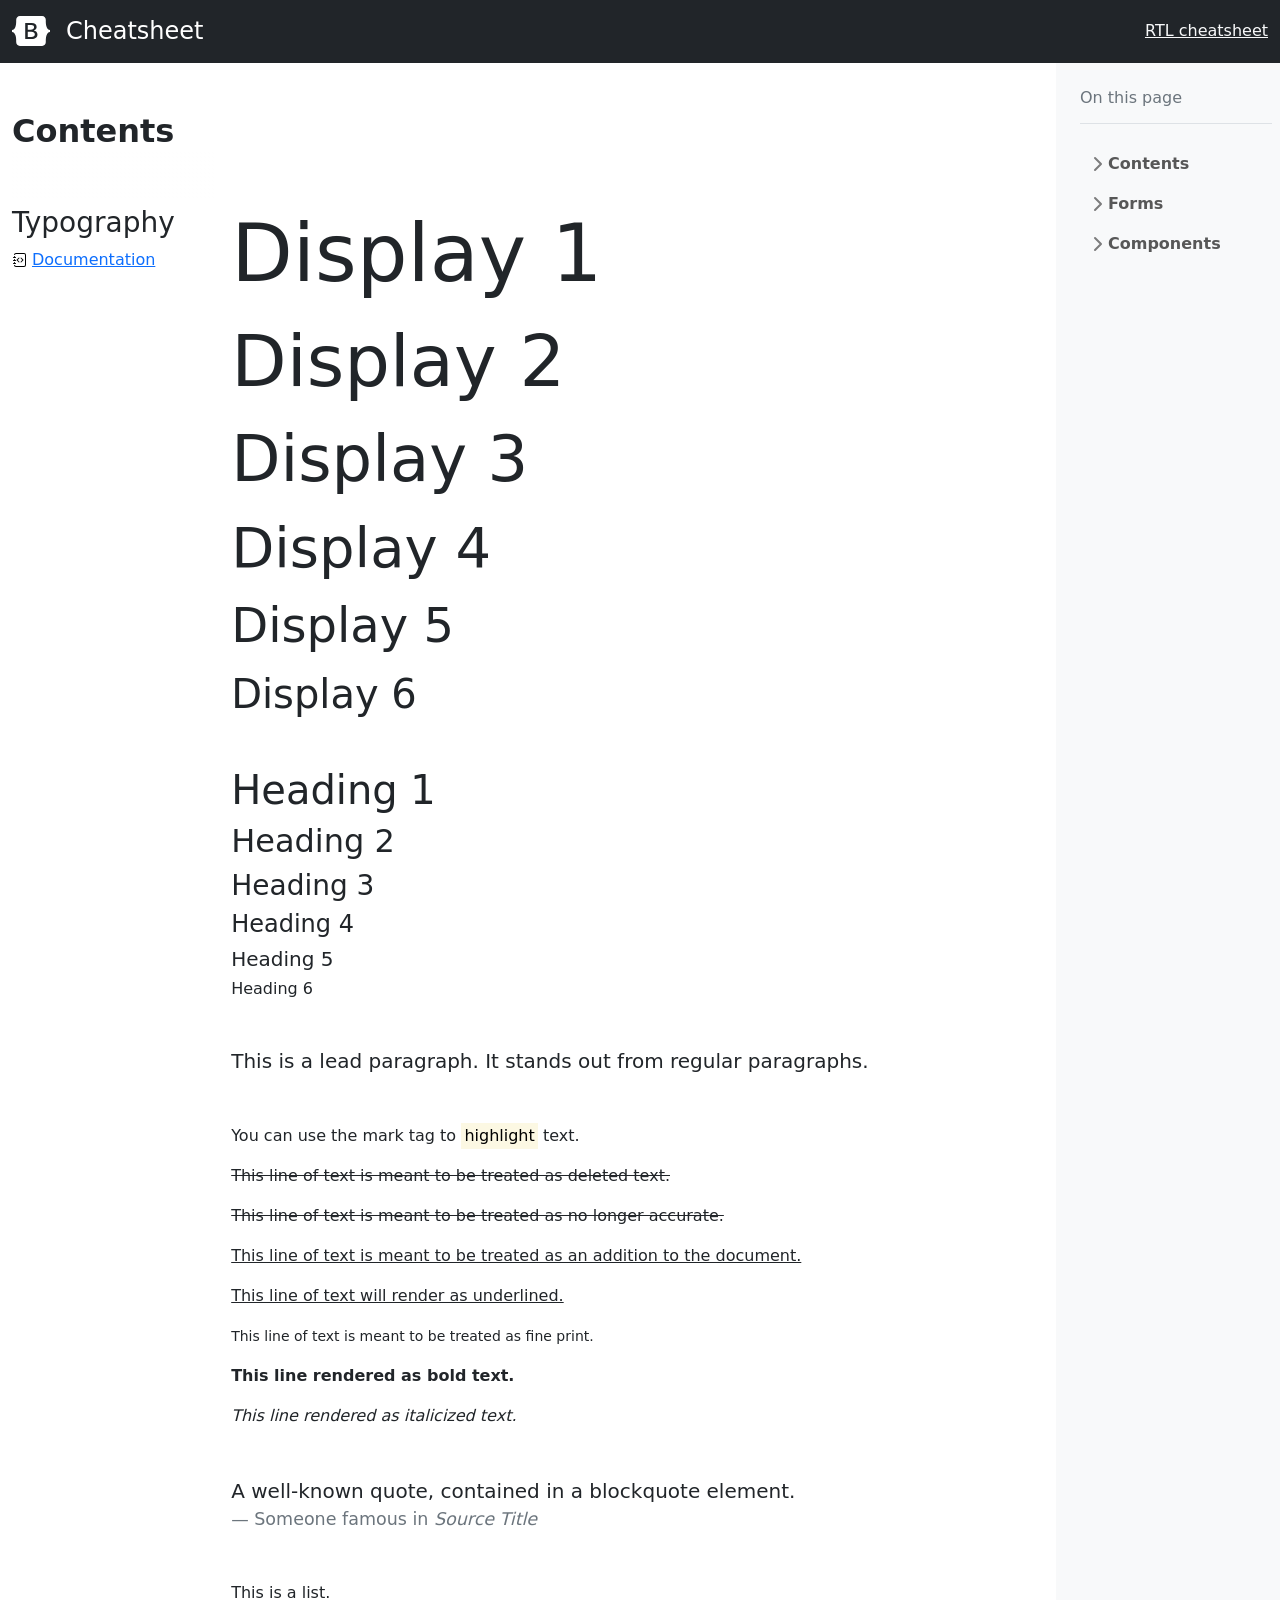
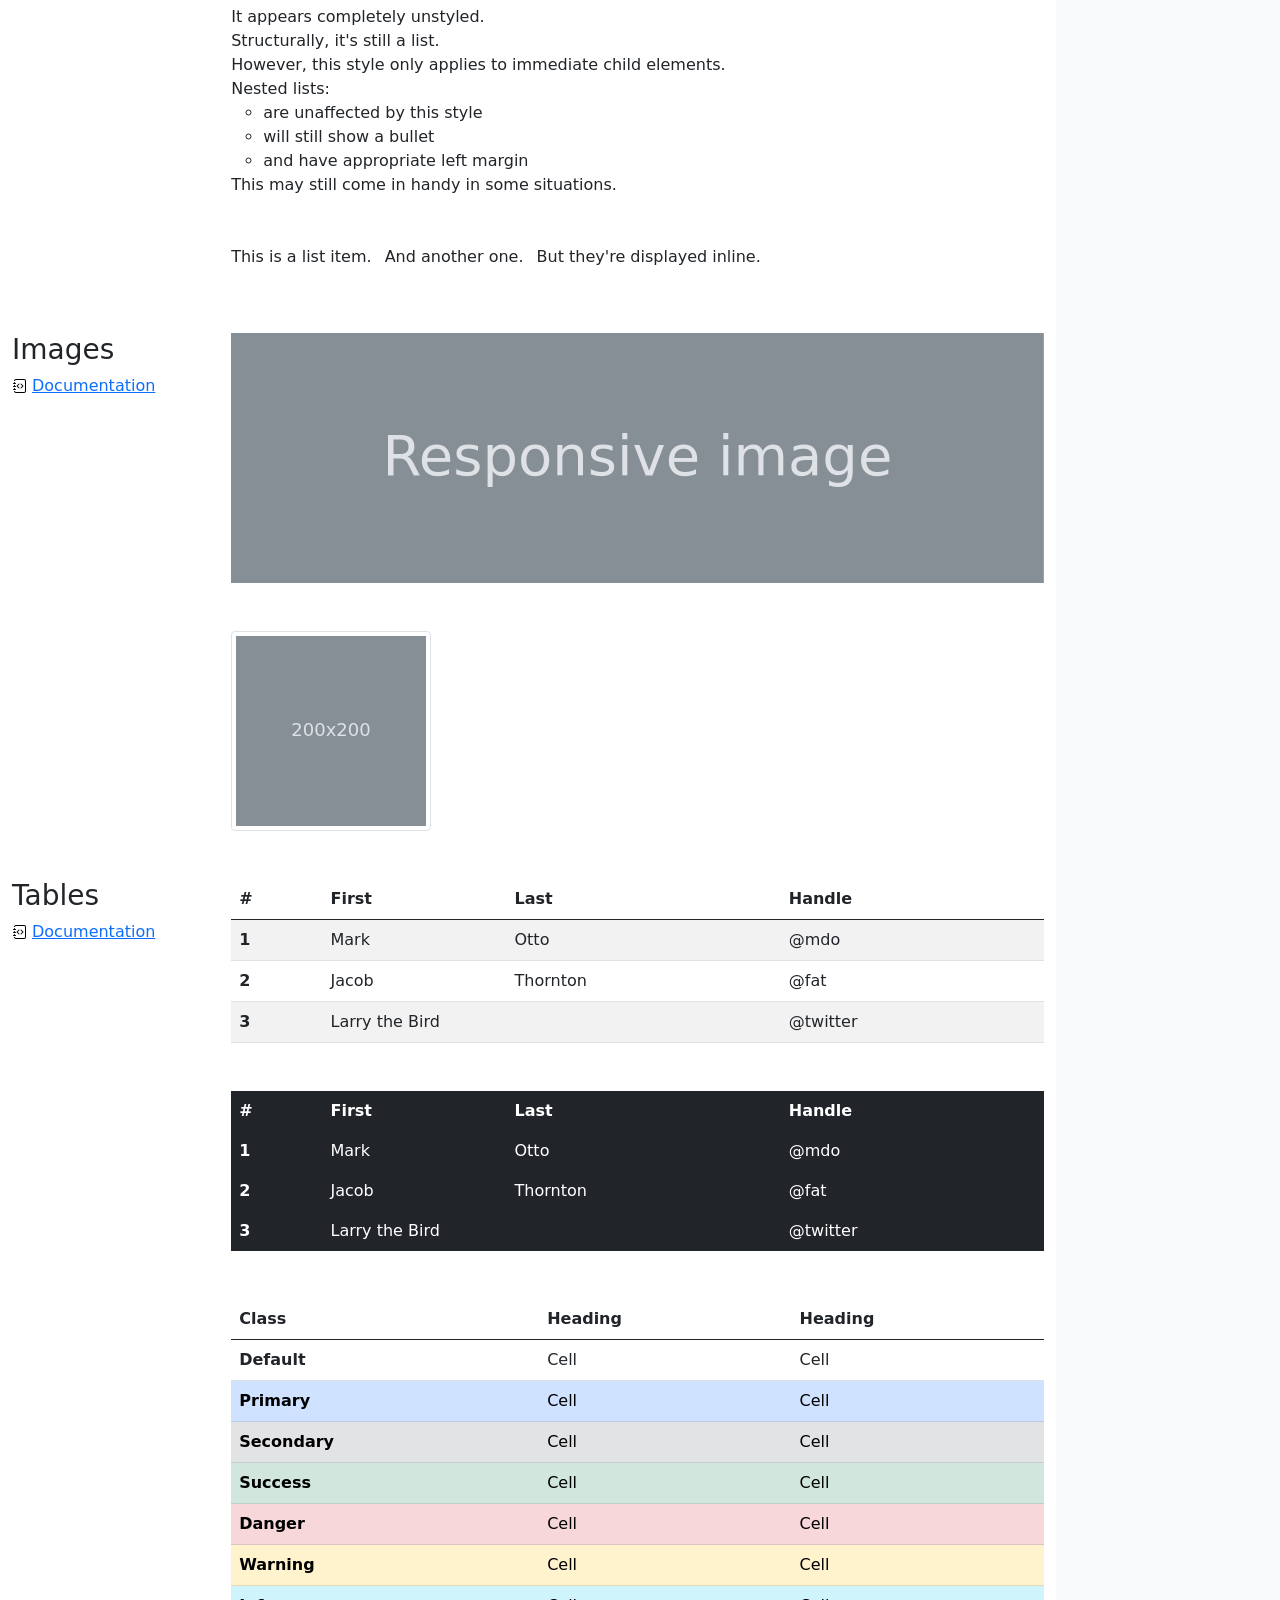
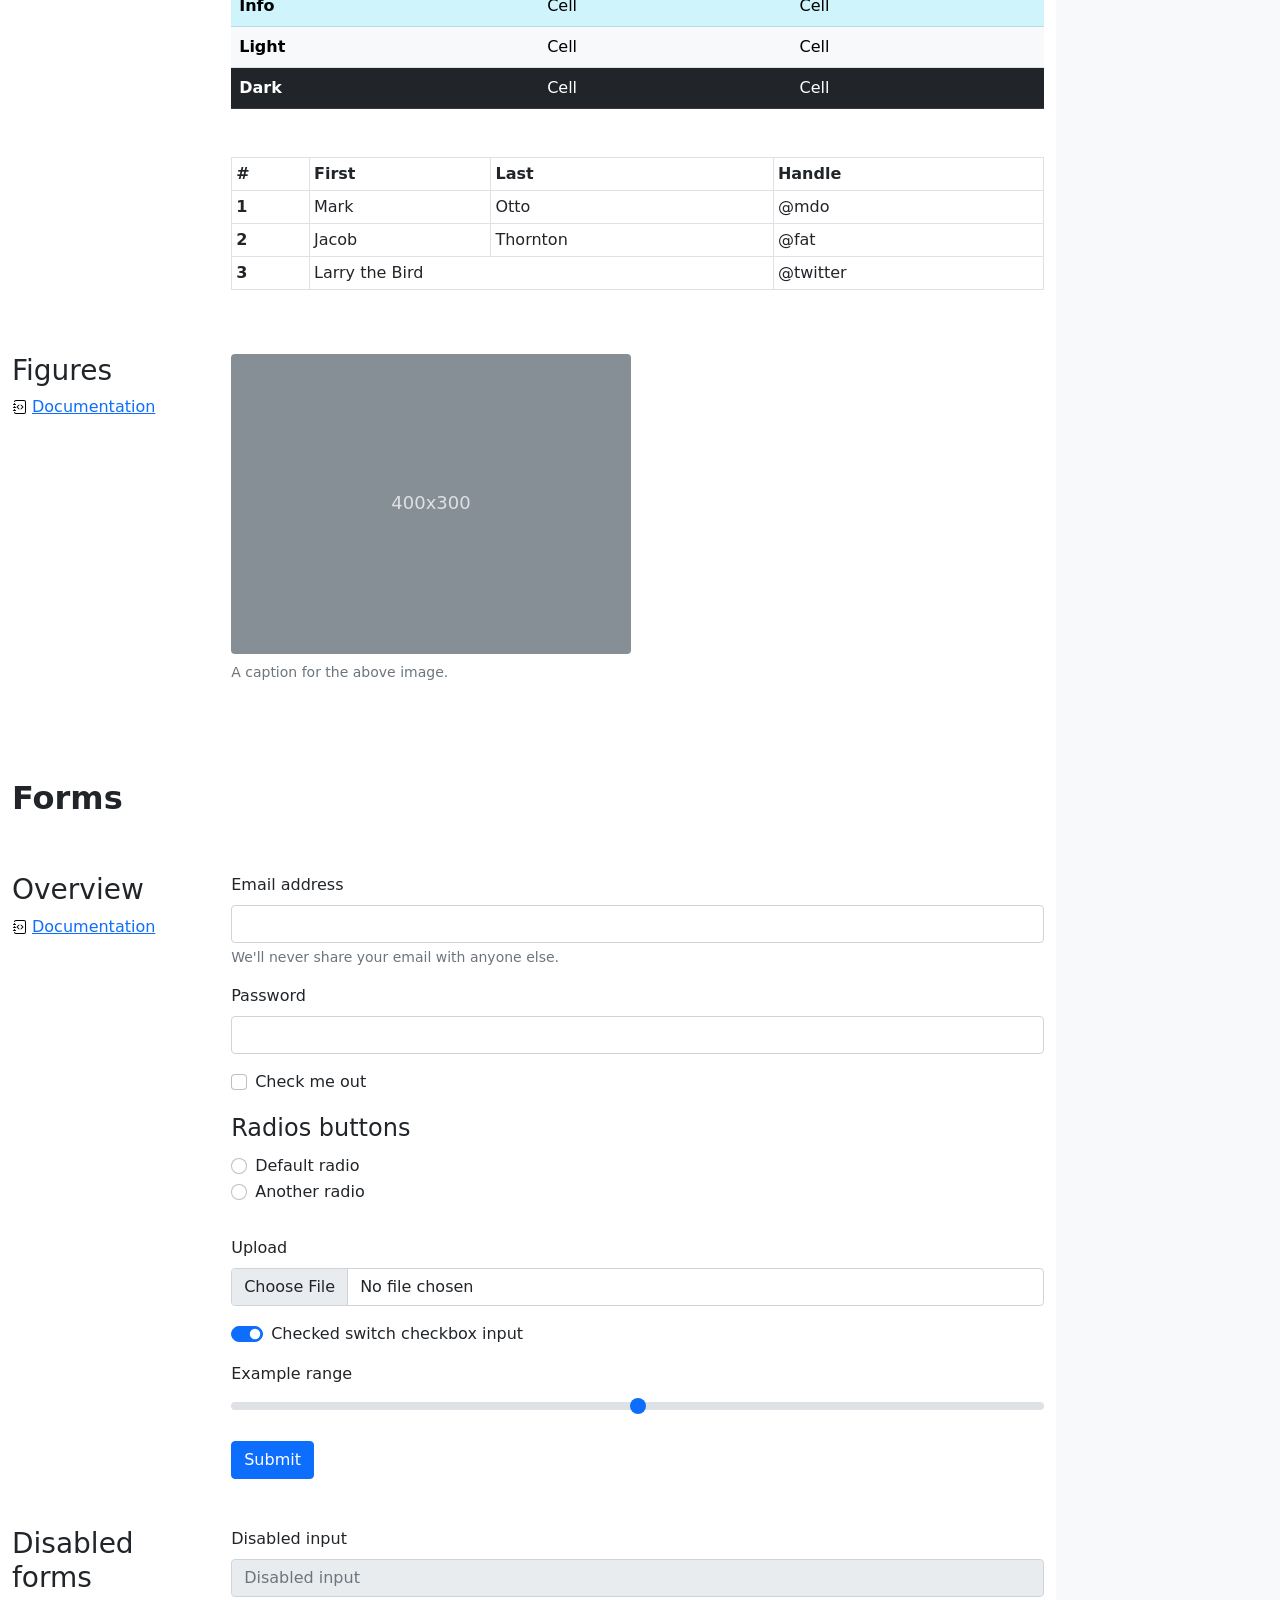
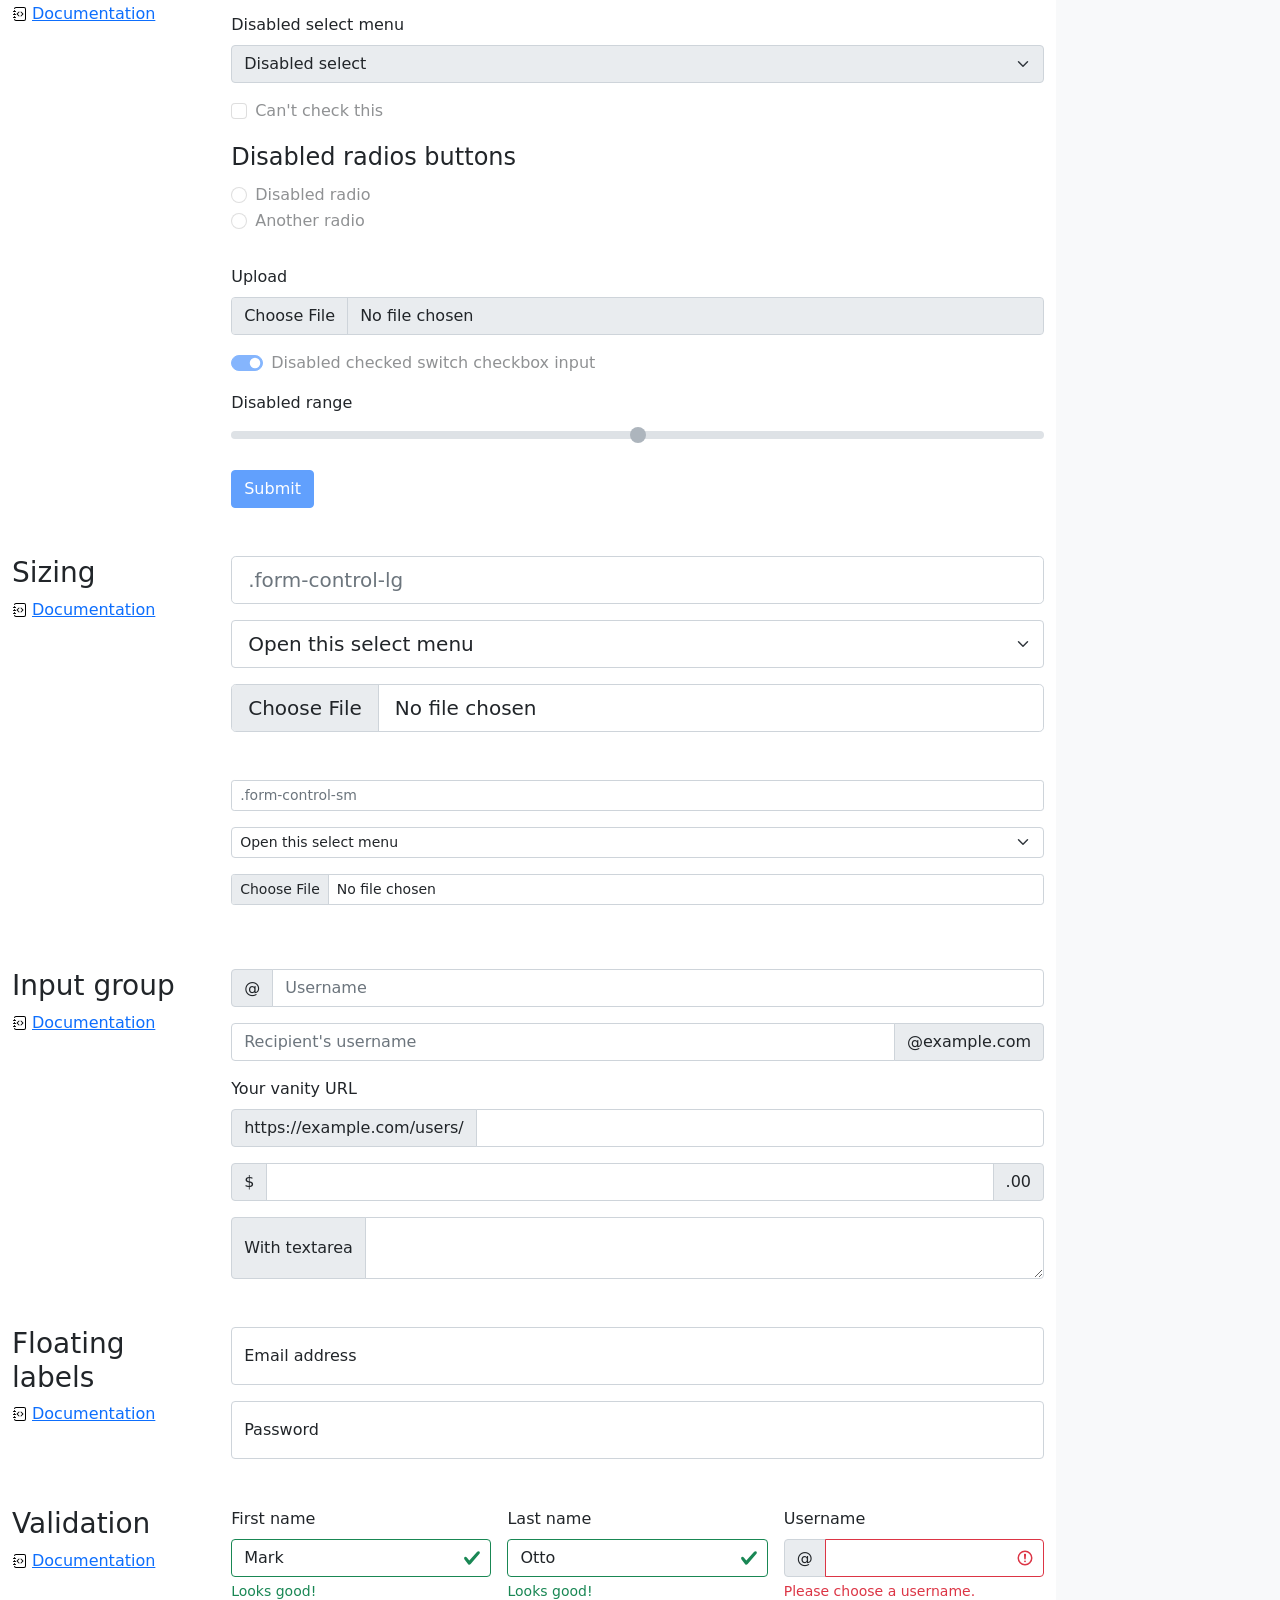
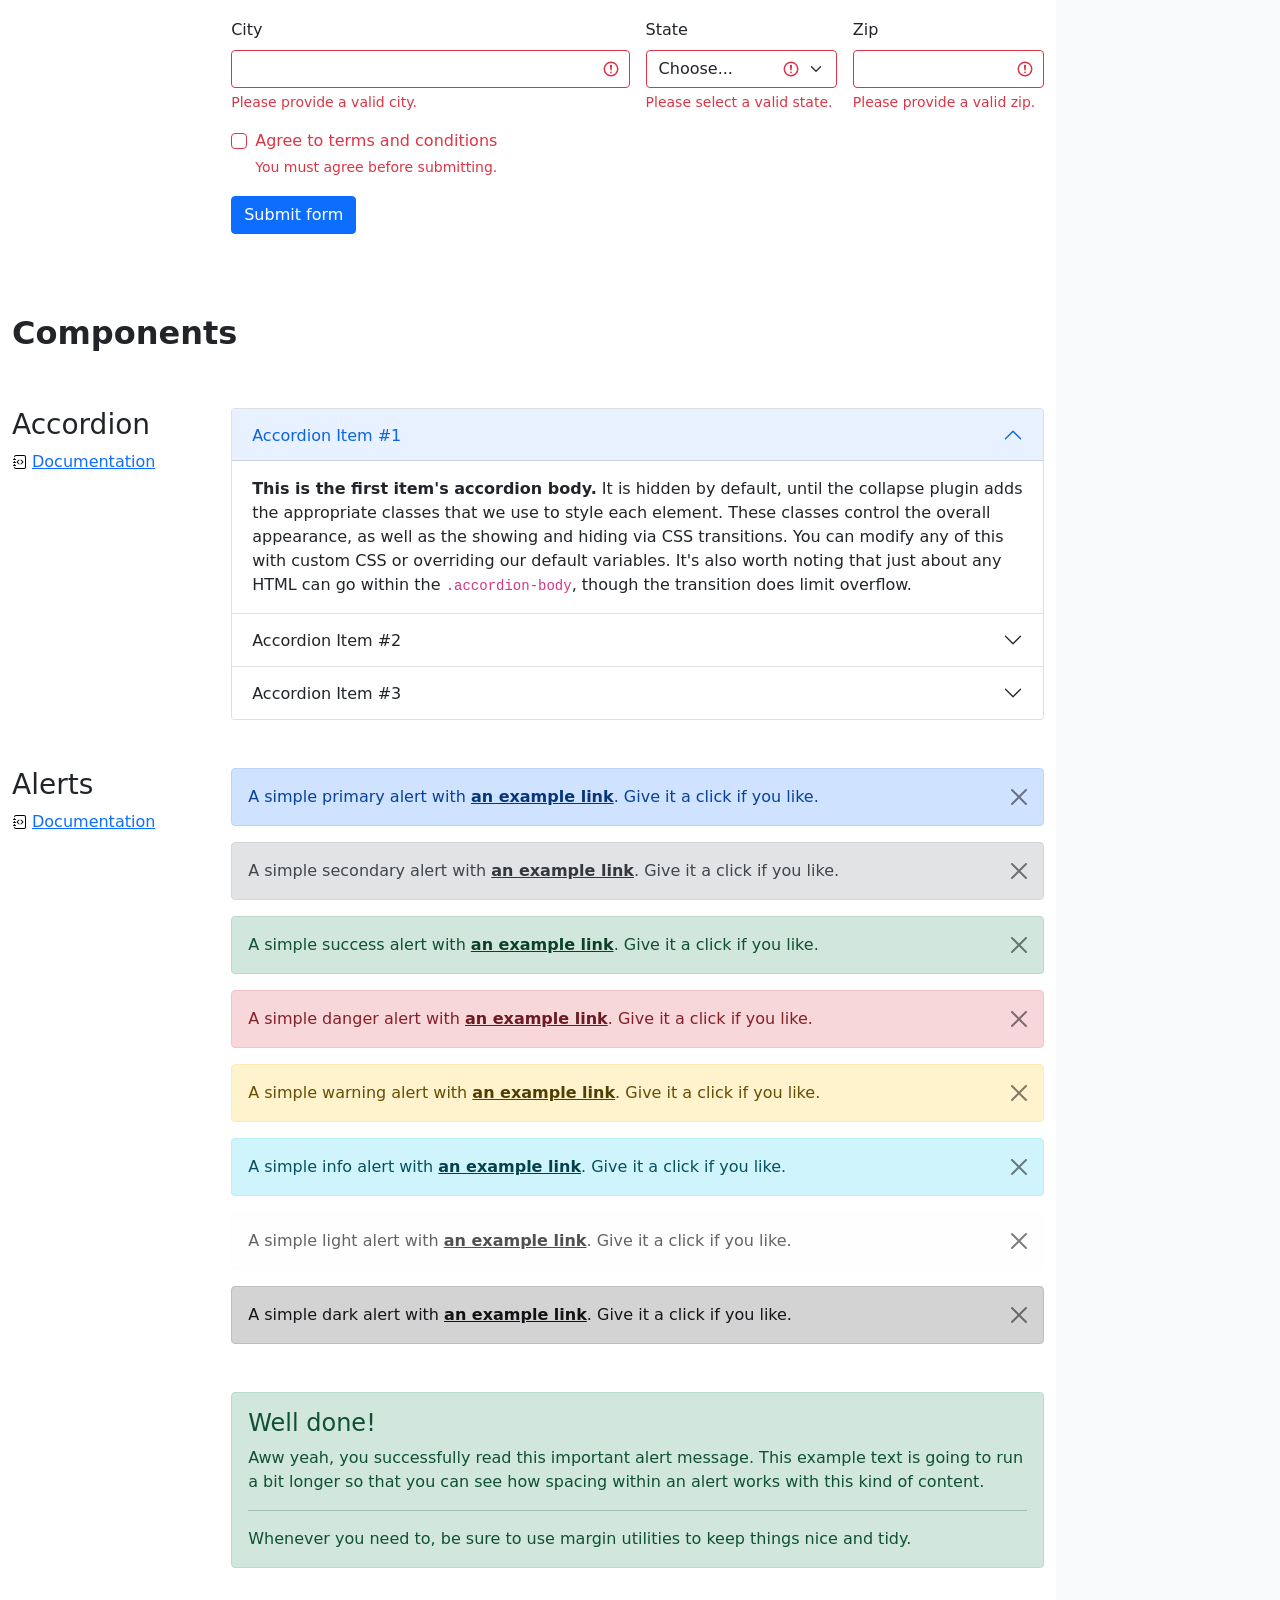
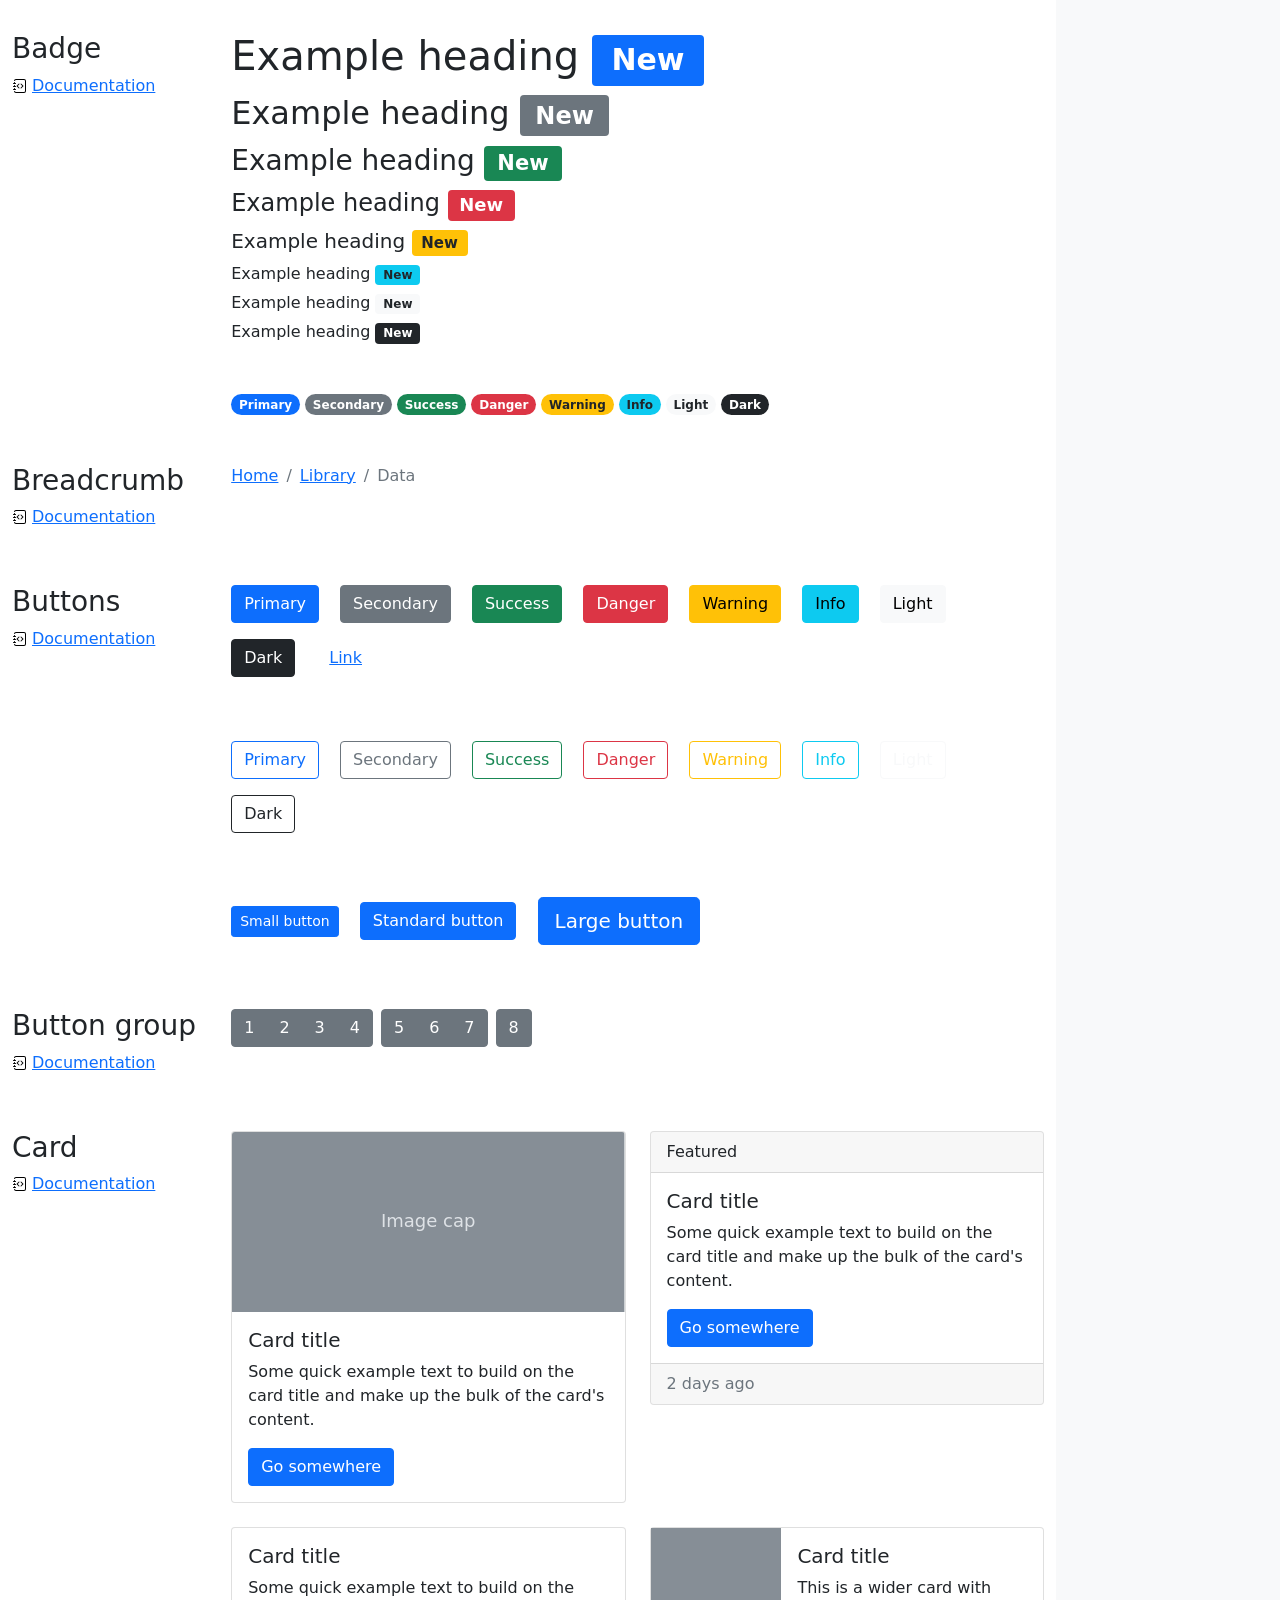
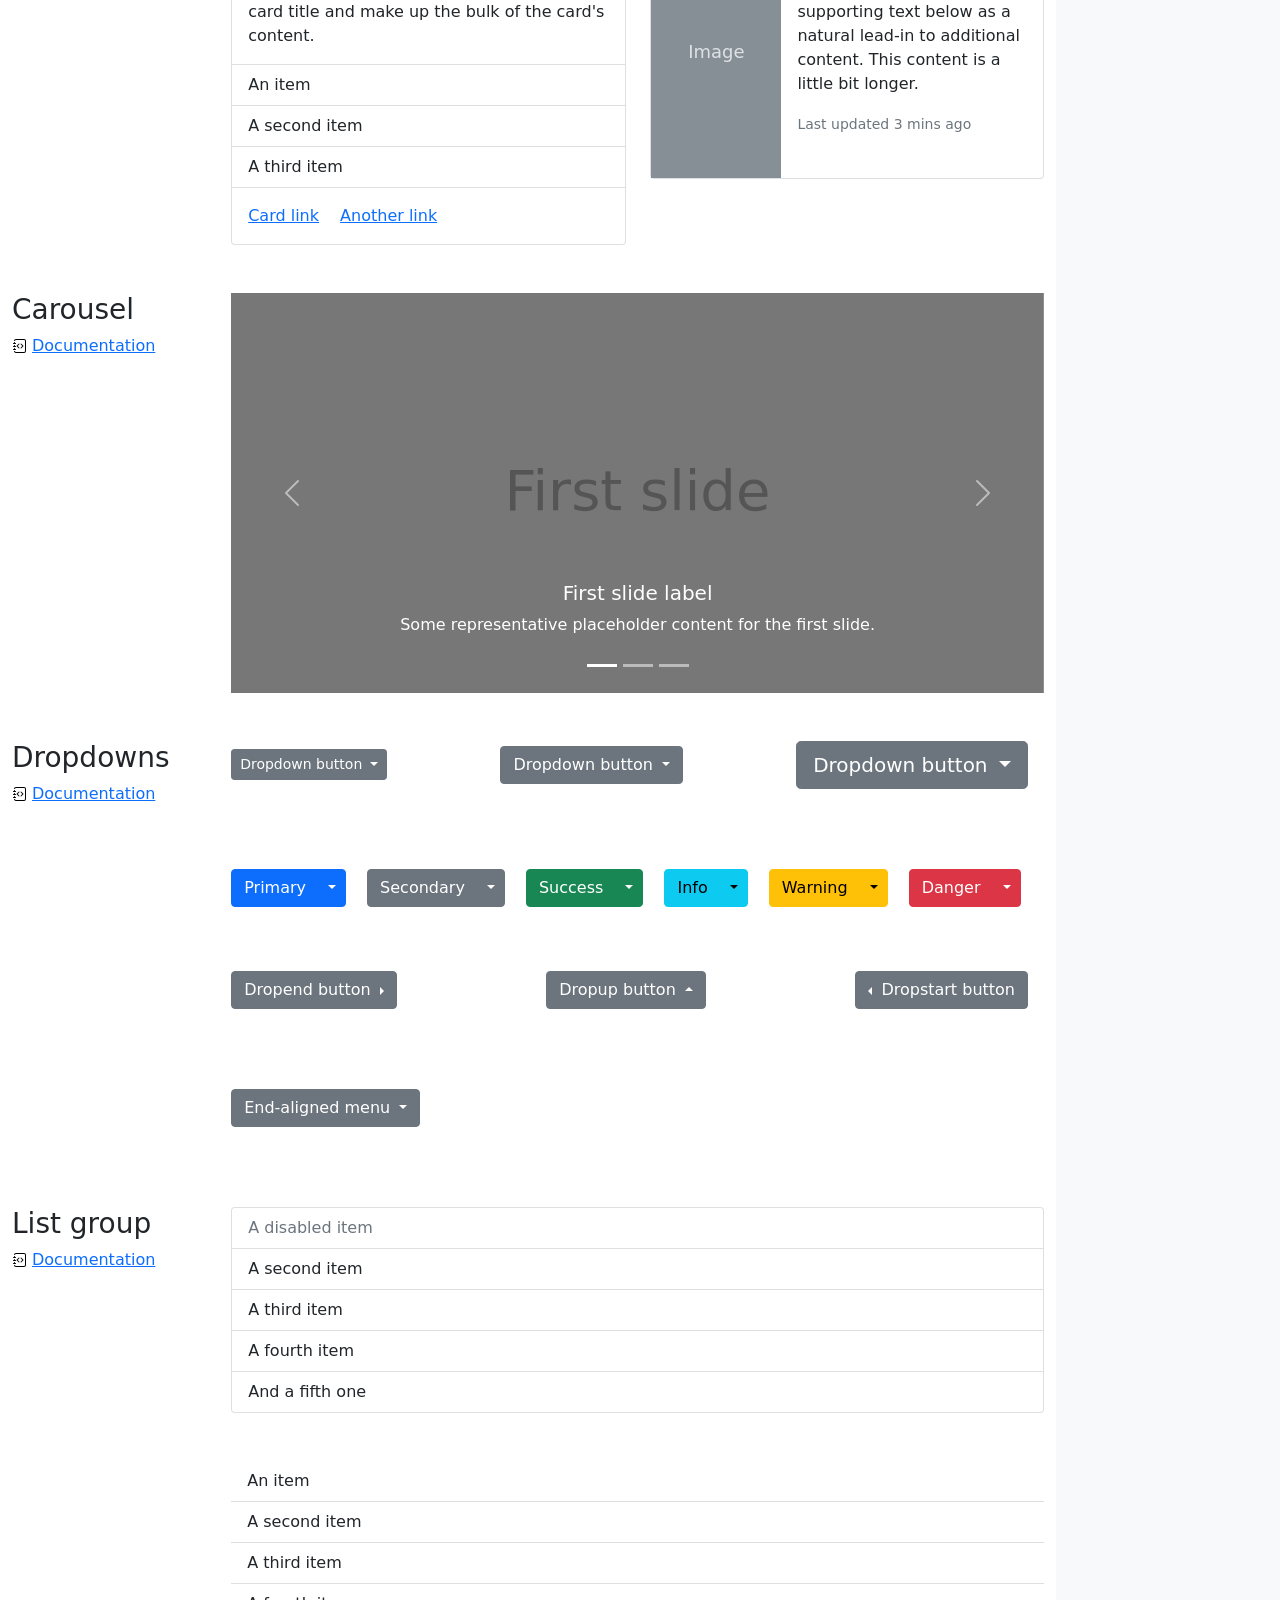
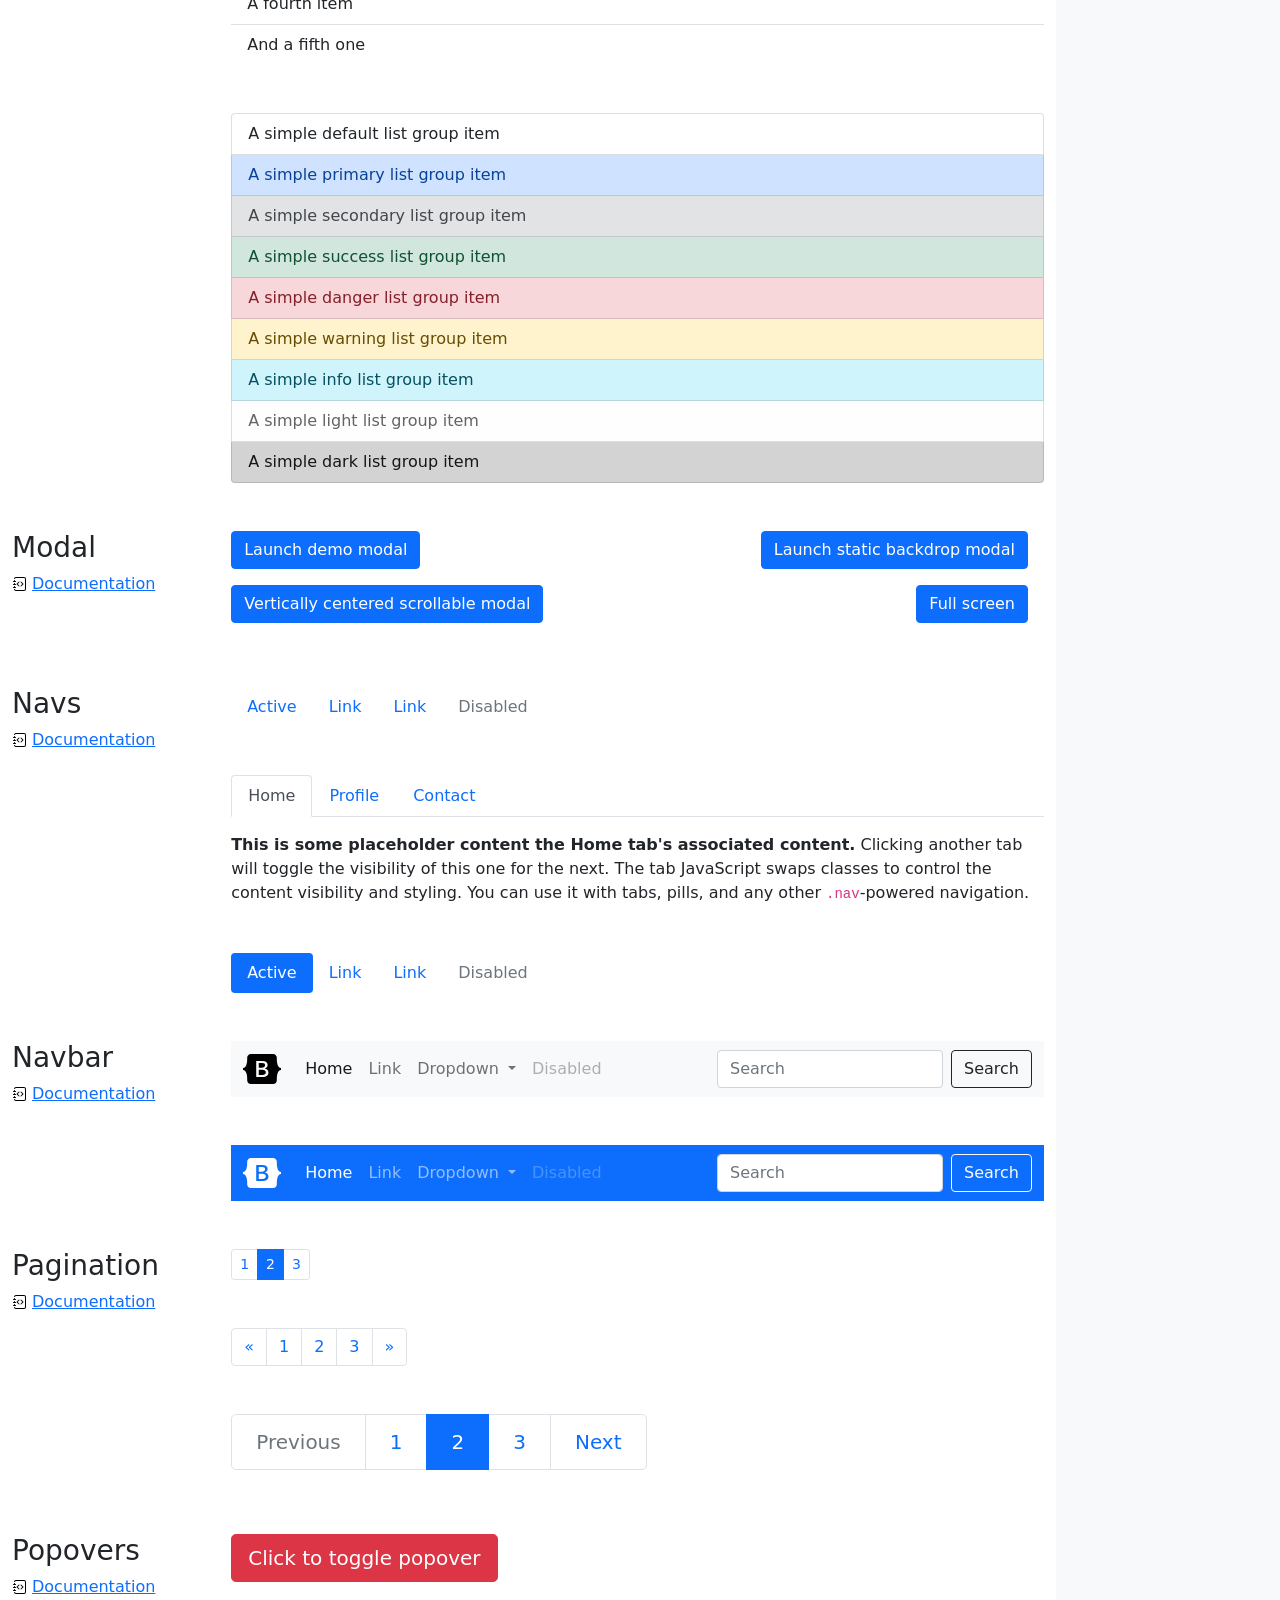
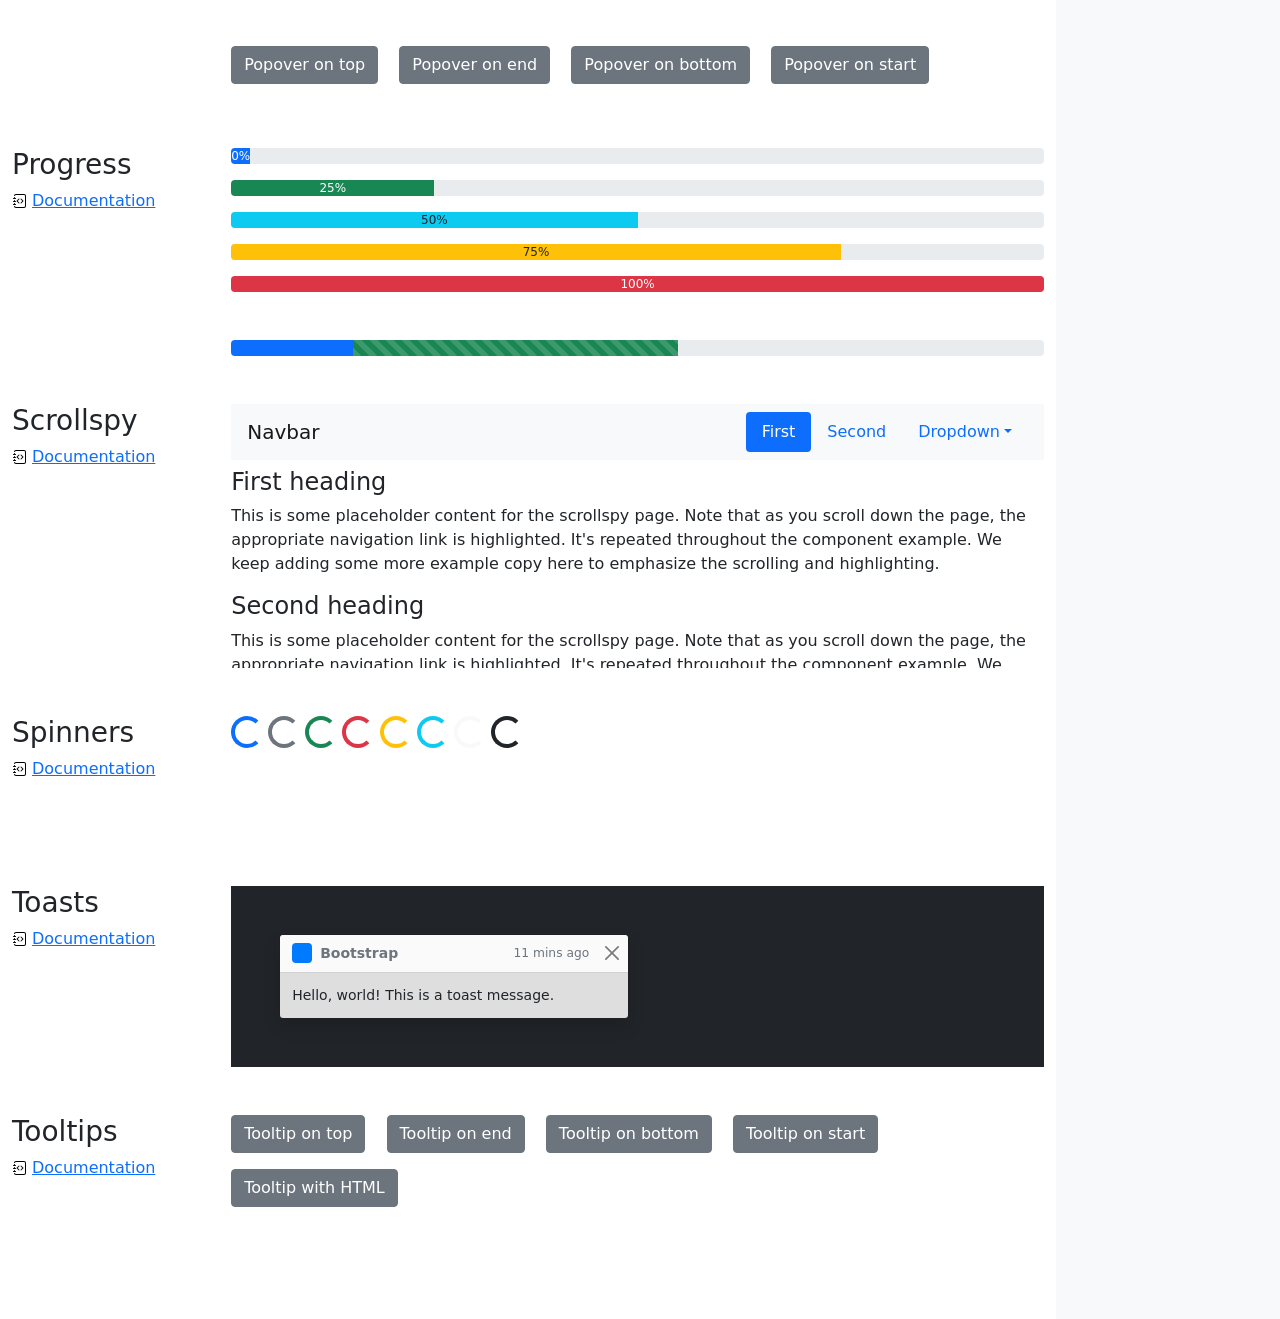
<file: assets/bootstrap-5.0.2-examples/cheatsheet/index.html>
<!doctype html>
<html lang="en">
  <head>
    <meta charset="utf-8">
    <meta name="viewport" content="width=device-width, initial-scale=1">
    <meta name="description" content="">
    <meta name="author" content="Mark Otto, Jacob Thornton, and Bootstrap contributors">
    <meta name="generator" content="Hugo 0.84.0">
    <title>Cheatsheet · Bootstrap v5.0</title>

    <link rel="canonical" href="https://getbootstrap.com/docs/5.0/examples/cheatsheet/">

    

    <!-- Bootstrap core CSS -->
<link href="../assets/dist/css/bootstrap.min.css" rel="stylesheet">

    <style>
      .bd-placeholder-img {
        font-size: 1.125rem;
        text-anchor: middle;
        -webkit-user-select: none;
        -moz-user-select: none;
        user-select: none;
      }

      @media (min-width: 768px) {
        .bd-placeholder-img-lg {
          font-size: 3.5rem;
        }
      }
    </style>

    
    <!-- Custom styles for this template -->
    <link href="cheatsheet.css" rel="stylesheet">
  </head>
  <body class="bg-light">
    
<header class="bd-header bg-dark py-3 d-flex align-items-stretch border-bottom border-dark">
  <div class="container-fluid d-flex align-items-center">
    <h1 class="d-flex align-items-center fs-4 text-white mb-0">
      <img src="../assets/brand/bootstrap-logo-white.svg" width="38" height="30" class="me-3" alt="Bootstrap">
      Cheatsheet
    </h1>
    <a href="../examples/cheatsheet-rtl/" class="ms-auto link-light" hreflang="ar">RTL cheatsheet</a>
  </div>
</header>
<aside class="bd-aside sticky-xl-top text-muted align-self-start mb-3 mb-xl-5 px-2">
  <h2 class="h6 pt-4 pb-3 mb-4 border-bottom">On this page</h2>
  <nav class="small" id="toc">
    <ul class="list-unstyled">
      <li class="my-2">
        <button class="btn d-inline-flex align-items-center collapsed" data-bs-toggle="collapse" aria-expanded="false" data-bs-target="#contents-collapse" aria-controls="contents-collapse">Contents</button>
        <ul class="list-unstyled ps-3 collapse" id="contents-collapse">
          <li><a class="d-inline-flex align-items-center rounded" href="#typography">Typography</a></li>
          <li><a class="d-inline-flex align-items-center rounded" href="#images">Images</a></li>
          <li><a class="d-inline-flex align-items-center rounded" href="#tables">Tables</a></li>
          <li><a class="d-inline-flex align-items-center rounded" href="#figures">Figures</a></li>
        </ul>
      </li>
      <li class="my-2">
        <button class="btn d-inline-flex align-items-center collapsed" data-bs-toggle="collapse" aria-expanded="false" data-bs-target="#forms-collapse" aria-controls="forms-collapse">Forms</button>
        <ul class="list-unstyled ps-3 collapse" id="forms-collapse">
          <li><a class="d-inline-flex align-items-center rounded" href="#overview">Overview</a></li>
          <li><a class="d-inline-flex align-items-center rounded" href="#disabled-forms">Disabled forms</a></li>
          <li><a class="d-inline-flex align-items-center rounded" href="#sizing">Sizing</a></li>
          <li><a class="d-inline-flex align-items-center rounded" href="#input-group">Input group</a></li>
          <li><a class="d-inline-flex align-items-center rounded" href="#floating-labels">Floating labels</a></li>
          <li><a class="d-inline-flex align-items-center rounded" href="#validation">Validation</a></li>
        </ul>
      </li>
      <li class="my-2">
        <button class="btn d-inline-flex align-items-center collapsed" data-bs-toggle="collapse" aria-expanded="false" data-bs-target="#components-collapse" aria-controls="components-collapse">Components</button>
        <ul class="list-unstyled ps-3 collapse" id="components-collapse">
          <li><a class="d-inline-flex align-items-center rounded" href="#accordion">Accordion</a></li>
          <li><a class="d-inline-flex align-items-center rounded" href="#alerts">Alerts</a></li>
          <li><a class="d-inline-flex align-items-center rounded" href="#badge">Badge</a></li>
          <li><a class="d-inline-flex align-items-center rounded" href="#breadcrumb">Breadcrumb</a></li>
          <li><a class="d-inline-flex align-items-center rounded" href="#buttons">Buttons</a></li>
          <li><a class="d-inline-flex align-items-center rounded" href="#button-group">Button group</a></li>
          <li><a class="d-inline-flex align-items-center rounded" href="#card">Card</a></li>
          <li><a class="d-inline-flex align-items-center rounded" href="#carousel">Carousel</a></li>
          <li><a class="d-inline-flex align-items-center rounded" href="#dropdowns">Dropdowns</a></li>
          <li><a class="d-inline-flex align-items-center rounded" href="#list-group">List group</a></li>
          <li><a class="d-inline-flex align-items-center rounded" href="#modal">Modal</a></li>
          <li><a class="d-inline-flex align-items-center rounded" href="#navs">Navs</a></li>
          <li><a class="d-inline-flex align-items-center rounded" href="#navbar">Navbar</a></li>
          <li><a class="d-inline-flex align-items-center rounded" href="#pagination">Pagination</a></li>
          <li><a class="d-inline-flex align-items-center rounded" href="#popovers">Popovers</a></li>
          <li><a class="d-inline-flex align-items-center rounded" href="#progress">Progress</a></li>
          <li><a class="d-inline-flex align-items-center rounded" href="#scrollspy">Scrollspy</a></li>
          <li><a class="d-inline-flex align-items-center rounded" href="#spinners">Spinners</a></li>
          <li><a class="d-inline-flex align-items-center rounded" href="#toasts">Toasts</a></li>
          <li><a class="d-inline-flex align-items-center rounded" href="#tooltips">Tooltips</a></li>
        </ul>
      </li>
    </ul>
  </nav>
</aside>
<div class="bd-cheatsheet container-fluid bg-body">
  <section id="content">
    <h2 class="sticky-xl-top fw-bold pt-3 pt-xl-5 pb-2 pb-xl-3">Contents</h2>

    <article class="my-3" id="typography">
      <div class="bd-heading sticky-xl-top align-self-start mt-5 mb-3 mt-xl-0 mb-xl-2">
        <h3>Typography</h3>
        <a class="d-flex align-items-center" href="../content/typography/">Documentation</a>
      </div>

      <div>
        <div class="bd-example">
        <p class="display-1">Display 1</p>
        <p class="display-2">Display 2</p>
        <p class="display-3">Display 3</p>
        <p class="display-4">Display 4</p>
        <p class="display-5">Display 5</p>
        <p class="display-6">Display 6</p>
        </div>

        <div class="bd-example">
        <p class="h1">Heading 1</p>
        <p class="h2">Heading 2</p>
        <p class="h3">Heading 3</p>
        <p class="h4">Heading 4</p>
        <p class="h5">Heading 5</p>
        <p class="h6">Heading 6</p>
        </div>

        <div class="bd-example">
        <p class="lead">
          This is a lead paragraph. It stands out from regular paragraphs.
        </p>
        </div>

        <div class="bd-example">
        <p>You can use the mark tag to <mark>highlight</mark> text.</p>
        <p><del>This line of text is meant to be treated as deleted text.</del></p>
        <p><s>This line of text is meant to be treated as no longer accurate.</s></p>
        <p><ins>This line of text is meant to be treated as an addition to the document.</ins></p>
        <p><u>This line of text will render as underlined.</u></p>
        <p><small>This line of text is meant to be treated as fine print.</small></p>
        <p><strong>This line rendered as bold text.</strong></p>
        <p><em>This line rendered as italicized text.</em></p>
        </div>

        <div class="bd-example">
        <blockquote class="blockquote">
          <p>A well-known quote, contained in a blockquote element.</p>
          <footer class="blockquote-footer">Someone famous in <cite title="Source Title">Source Title</cite></footer>
        </blockquote>
        </div>

        <div class="bd-example">
        <ul class="list-unstyled">
          <li>This is a list.</li>
          <li>It appears completely unstyled.</li>
          <li>Structurally, it's still a list.</li>
          <li>However, this style only applies to immediate child elements.</li>
          <li>Nested lists:
            <ul>
              <li>are unaffected by this style</li>
              <li>will still show a bullet</li>
              <li>and have appropriate left margin</li>
            </ul>
          </li>
          <li>This may still come in handy in some situations.</li>
        </ul>
        </div>

        <div class="bd-example">
        <ul class="list-inline">
          <li class="list-inline-item">This is a list item.</li>
          <li class="list-inline-item">And another one.</li>
          <li class="list-inline-item">But they're displayed inline.</li>
        </ul>
        </div>
      </div>
    </article>
    <article class="my-3" id="images">
      <div class="bd-heading sticky-xl-top align-self-start mt-5 mb-3 mt-xl-0 mb-xl-2">
        <h3>Images</h3>
        <a class="d-flex align-items-center" href="../content/images/">Documentation</a>
      </div>

      <div>
        <div class="bd-example">
        <svg class="bd-placeholder-img bd-placeholder-img-lg img-fluid" width="100%" height="250" xmlns="http://www.w3.org/2000/svg" role="img" aria-label="Placeholder: Responsive image" preserveAspectRatio="xMidYMid slice" focusable="false"><title>Placeholder</title><rect width="100%" height="100%" fill="#868e96"/><text x="50%" y="50%" fill="#dee2e6" dy=".3em">Responsive image</text></svg>

        </div>

        <div class="bd-example">
        <svg class="bd-placeholder-img img-thumbnail" width="200" height="200" xmlns="http://www.w3.org/2000/svg" role="img" aria-label="A generic square placeholder image with a white border around it, making it resemble a photograph taken with an old instant camera: 200x200" preserveAspectRatio="xMidYMid slice" focusable="false"><title>A generic square placeholder image with a white border around it, making it resemble a photograph taken with an old instant camera</title><rect width="100%" height="100%" fill="#868e96"/><text x="50%" y="50%" fill="#dee2e6" dy=".3em">200x200</text></svg>

        </div>
      </div>
    </article>
    <article class="my-3" id="tables">
      <div class="bd-heading sticky-xl-top align-self-start mt-5 mb-3 mt-xl-0 mb-xl-2">
        <h3>Tables</h3>
        <a class="d-flex align-items-center" href="../content/tables/">Documentation</a>
      </div>

      <div>
        <div class="bd-example">
        <table class="table table-striped">
          <thead>
          <tr>
            <th scope="col">#</th>
            <th scope="col">First</th>
            <th scope="col">Last</th>
            <th scope="col">Handle</th>
          </tr>
          </thead>
          <tbody>
          <tr>
            <th scope="row">1</th>
            <td>Mark</td>
            <td>Otto</td>
            <td>@mdo</td>
          </tr>
          <tr>
            <th scope="row">2</th>
            <td>Jacob</td>
            <td>Thornton</td>
            <td>@fat</td>
          </tr>
          <tr>
            <th scope="row">3</th>
            <td colspan="2">Larry the Bird</td>
            <td>@twitter</td>
          </tr>
          </tbody>
        </table>
        </div>

        <div class="bd-example">
        <table class="table table-dark table-borderless">
          <thead>
          <tr>
            <th scope="col">#</th>
            <th scope="col">First</th>
            <th scope="col">Last</th>
            <th scope="col">Handle</th>
          </tr>
          </thead>
          <tbody>
          <tr>
            <th scope="row">1</th>
            <td>Mark</td>
            <td>Otto</td>
            <td>@mdo</td>
          </tr>
          <tr>
            <th scope="row">2</th>
            <td>Jacob</td>
            <td>Thornton</td>
            <td>@fat</td>
          </tr>
          <tr>
            <th scope="row">3</th>
            <td colspan="2">Larry the Bird</td>
            <td>@twitter</td>
          </tr>
          </tbody>
        </table>
        </div>

        <div class="bd-example">
        <table class="table table-hover">
          <thead>
          <tr>
            <th scope="col">Class</th>
            <th scope="col">Heading</th>
            <th scope="col">Heading</th>
          </tr>
          </thead>
          <tbody>
          <tr>
            <th scope="row">Default</th>
            <td>Cell</td>
            <td>Cell</td>
          </tr>
          
          <tr class="table-primary">
            <th scope="row">Primary</th>
            <td>Cell</td>
            <td>Cell</td>
          </tr>
          <tr class="table-secondary">
            <th scope="row">Secondary</th>
            <td>Cell</td>
            <td>Cell</td>
          </tr>
          <tr class="table-success">
            <th scope="row">Success</th>
            <td>Cell</td>
            <td>Cell</td>
          </tr>
          <tr class="table-danger">
            <th scope="row">Danger</th>
            <td>Cell</td>
            <td>Cell</td>
          </tr>
          <tr class="table-warning">
            <th scope="row">Warning</th>
            <td>Cell</td>
            <td>Cell</td>
          </tr>
          <tr class="table-info">
            <th scope="row">Info</th>
            <td>Cell</td>
            <td>Cell</td>
          </tr>
          <tr class="table-light">
            <th scope="row">Light</th>
            <td>Cell</td>
            <td>Cell</td>
          </tr>
          <tr class="table-dark">
            <th scope="row">Dark</th>
            <td>Cell</td>
            <td>Cell</td>
          </tr>
          </tbody>
        </table>
        </div>

        <div class="bd-example">
        <table class="table table-sm table-bordered">
          <thead>
          <tr>
            <th scope="col">#</th>
            <th scope="col">First</th>
            <th scope="col">Last</th>
            <th scope="col">Handle</th>
          </tr>
          </thead>
          <tbody>
          <tr>
            <th scope="row">1</th>
            <td>Mark</td>
            <td>Otto</td>
            <td>@mdo</td>
          </tr>
          <tr>
            <th scope="row">2</th>
            <td>Jacob</td>
            <td>Thornton</td>
            <td>@fat</td>
          </tr>
          <tr>
            <th scope="row">3</th>
            <td colspan="2">Larry the Bird</td>
            <td>@twitter</td>
          </tr>
          </tbody>
        </table>
        </div>
      </div>
    </article>
    <article class="my-3" id="figures">
      <div class="bd-heading sticky-xl-top align-self-start mt-5 mb-3 mt-xl-0 mb-xl-2">
        <h3>Figures</h3>
        <a class="d-flex align-items-center" href="../content/figures/">Documentation</a>
      </div>

      <div>
        <div class="bd-example">
        <figure class="figure">
          <svg class="bd-placeholder-img figure-img img-fluid rounded" width="400" height="300" xmlns="http://www.w3.org/2000/svg" role="img" aria-label="Placeholder: 400x300" preserveAspectRatio="xMidYMid slice" focusable="false"><title>Placeholder</title><rect width="100%" height="100%" fill="#868e96"/><text x="50%" y="50%" fill="#dee2e6" dy=".3em">400x300</text></svg>

          <figcaption class="figure-caption">A caption for the above image.</figcaption>
        </figure>
        </div>
      </div>
    </article>
  </section>

  <section id="forms">
    <h2 class="sticky-xl-top fw-bold pt-3 pt-xl-5 pb-2 pb-xl-3">Forms</h2>

    <article class="my-3" id="overview">
      <div class="bd-heading sticky-xl-top align-self-start mt-5 mb-3 mt-xl-0 mb-xl-2">
        <h3>Overview</h3>
        <a class="d-flex align-items-center" href="../forms/overview/">Documentation</a>
      </div>

      <div>
        <div class="bd-example">
        <form>
          <div class="mb-3">
            <label for="exampleInputEmail1" class="form-label">Email address</label>
            <input type="email" class="form-control" id="exampleInputEmail1" aria-describedby="emailHelp">
            <div id="emailHelp" class="form-text">We'll never share your email with anyone else.</div>
          </div>
          <div class="mb-3">
            <label for="exampleInputPassword1" class="form-label">Password</label>
            <input type="password" class="form-control" id="exampleInputPassword1">
          </div>
          <div class="mb-3 form-check">
            <input type="checkbox" class="form-check-input" id="exampleCheck1">
            <label class="form-check-label" for="exampleCheck1">Check me out</label>
          </div>
          <fieldset class="mb-3">
            <legend>Radios buttons</legend>
            <div class="form-check">
              <input type="radio" name="radios" class="form-check-input" id="exampleRadio1">
              <label class="form-check-label" for="exampleRadio1">Default radio</label>
            </div>
            <div class="mb-3 form-check">
              <input type="radio" name="radios" class="form-check-input" id="exampleRadio2">
              <label class="form-check-label" for="exampleRadio2">Another radio</label>
            </div>
          </fieldset>
          <div class="mb-3">
            <label class="form-label" for="customFile">Upload</label>
            <input type="file" class="form-control" id="customFile">
          </div>
          <div class="mb-3 form-check form-switch">
            <input class="form-check-input" type="checkbox" id="flexSwitchCheckChecked" checked>
            <label class="form-check-label" for="flexSwitchCheckChecked">Checked switch checkbox input</label>
          </div>
          <div class="mb-3">
            <label for="customRange3" class="form-label">Example range</label>
            <input type="range" class="form-range" min="0" max="5" step="0.5" id="customRange3">
          </div>
          <button type="submit" class="btn btn-primary">Submit</button>
        </form>
        </div>
      </div>
    </article>
    <article class="my-3" id="disabled-forms">
      <div class="bd-heading sticky-xl-top align-self-start mt-5 mb-3 mt-xl-0 mb-xl-2">
        <h3>Disabled forms</h3>
        <a class="d-flex align-items-center" href="../forms/overview/#disabled-forms">Documentation</a>
      </div>

      <div>
        <div class="bd-example">
        <form>
          <fieldset disabled aria-label="Disabled fieldset example">
            <div class="mb-3">
              <label for="disabledTextInput" class="form-label">Disabled input</label>
              <input type="text" id="disabledTextInput" class="form-control" placeholder="Disabled input">
            </div>
            <div class="mb-3">
              <label for="disabledSelect" class="form-label">Disabled select menu</label>
              <select id="disabledSelect" class="form-select">
                <option>Disabled select</option>
              </select>
            </div>
            <div class="mb-3">
              <div class="form-check">
                <input class="form-check-input" type="checkbox" id="disabledFieldsetCheck" disabled>
                <label class="form-check-label" for="disabledFieldsetCheck">
                  Can't check this
                </label>
              </div>
            </div>
            <fieldset class="mb-3">
              <legend>Disabled radios buttons</legend>
              <div class="form-check">
                <input type="radio" name="radios" class="form-check-input" id="disabledRadio1" disabled>
                <label class="form-check-label" for="disabledRadio1">Disabled radio</label>
              </div>
              <div class="mb-3 form-check">
                <input type="radio" name="radios" class="form-check-input" id="disabledRadio2" disabled>
                <label class="form-check-label" for="disabledRadio2">Another radio</label>
              </div>
            </fieldset>
            <div class="mb-3">
              <label class="form-label" for="disabledCustomFile">Upload</label>
              <input type="file" class="form-control" id="disabledCustomFile" disabled>
            </div>
            <div class="mb-3 form-check form-switch">
              <input class="form-check-input" type="checkbox" id="disabledSwitchCheckChecked" checked disabled>
              <label class="form-check-label" for="disabledSwitchCheckChecked">Disabled checked switch checkbox input</label>
            </div>
            <div class="mb-3">
              <label for="disabledRange" class="form-label">Disabled range</label>
              <input type="range" class="form-range" min="0" max="5" step="0.5" id="disabledRange">
            </div>
            <button type="submit" class="btn btn-primary">Submit</button>
          </fieldset>
        </form>
        </div>
      </div>
    </article>
    <article class="my-3" id="sizing">
      <div class="bd-heading sticky-xl-top align-self-start mt-5 mb-3 mt-xl-0 mb-xl-2">
        <h3>Sizing</h3>
        <a class="d-flex align-items-center" href="../forms/form-control/#sizing">Documentation</a>
      </div>

      <div>
        <div class="bd-example">
        <div class="mb-3">
          <input class="form-control form-control-lg" type="text" placeholder=".form-control-lg" aria-label=".form-control-lg example">
        </div>
        <div class="mb-3">
          <select class="form-select form-select-lg mb-3" aria-label=".form-select-lg example">
            <option selected>Open this select menu</option>
            <option value="1">One</option>
            <option value="2">Two</option>
            <option value="3">Three</option>
          </select>
        </div>
        <div class="mb-3">
          <input type="file" class="form-control form-control-lg" aria-label="Large file input example">
        </div>
        </div>

        <div class="bd-example">
        <div class="mb-3">
          <input class="form-control form-control-sm" type="text" placeholder=".form-control-sm" aria-label=".form-control-sm example">
        </div>
        <div class="mb-3">
          <select class="form-select form-select-sm" aria-label=".form-select-sm example">
            <option selected>Open this select menu</option>
            <option value="1">One</option>
            <option value="2">Two</option>
            <option value="3">Three</option>
          </select>
        </div>
        <div class="mb-3">
          <input type="file" class="form-control form-control-sm" aria-label="Small file input example">
        </div>
        </div>
      </div>
    </article>
    <article class="my-3" id="input-group">
      <div class="bd-heading sticky-xl-top align-self-start mt-5 mb-3 mt-xl-0 mb-xl-2">
        <h3>Input group</h3>
        <a class="d-flex align-items-center" href="../forms/input-group/">Documentation</a>
      </div>

      <div>
        <div class="bd-example">
        <div class="input-group mb-3">
          <span class="input-group-text" id="basic-addon1">@</span>
          <input type="text" class="form-control" placeholder="Username" aria-label="Username" aria-describedby="basic-addon1">
        </div>
        <div class="input-group mb-3">
          <input type="text" class="form-control" placeholder="Recipient's username" aria-label="Recipient's username" aria-describedby="basic-addon2">
          <span class="input-group-text" id="basic-addon2">@example.com</span>
        </div>
        <label for="basic-url" class="form-label">Your vanity URL</label>
        <div class="input-group mb-3">
          <span class="input-group-text" id="basic-addon3">https://example.com/users/</span>
          <input type="text" class="form-control" id="basic-url" aria-describedby="basic-addon3">
        </div>
        <div class="input-group mb-3">
          <span class="input-group-text">$</span>
          <input type="text" class="form-control" aria-label="Amount (to the nearest dollar)">
          <span class="input-group-text">.00</span>
        </div>
        <div class="input-group">
          <span class="input-group-text">With textarea</span>
          <textarea class="form-control" aria-label="With textarea"></textarea>
        </div>
        </div>
      </div>
    </article>
    <article class="my-3" id="floating-labels">
      <div class="bd-heading sticky-xl-top align-self-start mt-5 mb-3 mt-xl-0 mb-xl-2">
        <h3>Floating labels</h3>
        <a class="d-flex align-items-center" href="../forms/floating-labels/">Documentation</a>
      </div>

      <div>
        <div class="bd-example">
        <form>
          <div class="form-floating mb-3">
            <input type="email" class="form-control" id="floatingInput" placeholder="name@example.com">
            <label for="floatingInput">Email address</label>
          </div>
          <div class="form-floating">
            <input type="password" class="form-control" id="floatingPassword" placeholder="Password">
            <label for="floatingPassword">Password</label>
          </div>
        </form>
        </div>
      </div>
    </article>
    <article class="my-3" id="validation">
      <div class="bd-heading sticky-xl-top align-self-start mt-5 mb-3 mt-xl-0 mb-xl-2">
        <h3>Validation</h3>
        <a class="d-flex align-items-center" href="../forms/validation/">Documentation</a>
      </div>

      <div>
        <div class="bd-example">
        <form class="row g-3">
          <div class="col-md-4">
            <label for="validationServer01" class="form-label">First name</label>
            <input type="text" class="form-control is-valid" id="validationServer01" value="Mark" required>
            <div class="valid-feedback">
              Looks good!
            </div>
          </div>
          <div class="col-md-4">
            <label for="validationServer02" class="form-label">Last name</label>
            <input type="text" class="form-control is-valid" id="validationServer02" value="Otto" required>
            <div class="valid-feedback">
              Looks good!
            </div>
          </div>
          <div class="col-md-4">
            <label for="validationServerUsername" class="form-label">Username</label>
            <div class="input-group has-validation">
              <span class="input-group-text" id="inputGroupPrepend3">@</span>
              <input type="text" class="form-control is-invalid" id="validationServerUsername" aria-describedby="inputGroupPrepend3" required>
              <div class="invalid-feedback">
                Please choose a username.
              </div>
            </div>
          </div>
          <div class="col-md-6">
            <label for="validationServer03" class="form-label">City</label>
            <input type="text" class="form-control is-invalid" id="validationServer03" required>
            <div class="invalid-feedback">
              Please provide a valid city.
            </div>
          </div>
          <div class="col-md-3">
            <label for="validationServer04" class="form-label">State</label>
            <select class="form-select is-invalid" id="validationServer04" required>
              <option selected disabled value="">Choose...</option>
              <option>...</option>
            </select>
            <div class="invalid-feedback">
              Please select a valid state.
            </div>
          </div>
          <div class="col-md-3">
            <label for="validationServer05" class="form-label">Zip</label>
            <input type="text" class="form-control is-invalid" id="validationServer05" required>
            <div class="invalid-feedback">
              Please provide a valid zip.
            </div>
          </div>
          <div class="col-12">
            <div class="form-check">
              <input class="form-check-input is-invalid" type="checkbox" value="" id="invalidCheck3" required>
              <label class="form-check-label" for="invalidCheck3">
                Agree to terms and conditions
              </label>
              <div class="invalid-feedback">
                You must agree before submitting.
              </div>
            </div>
          </div>
          <div class="col-12">
            <button class="btn btn-primary" type="submit">Submit form</button>
          </div>
        </form>
        </div>
      </div>
    </article>
  </section>

  <section id="components">
    <h2 class="sticky-xl-top fw-bold pt-3 pt-xl-5 pb-2 pb-xl-3">Components</h2>

    <article class="my-3" id="accordion">
      <div class="bd-heading sticky-xl-top align-self-start mt-5 mb-3 mt-xl-0 mb-xl-2">
        <h3>Accordion</h3>
        <a class="d-flex align-items-center" href="../components/accordion/">Documentation</a>
      </div>

      <div>
        <div class="bd-example">
        <div class="accordion" id="accordionExample">
          <div class="accordion-item">
            <h4 class="accordion-header" id="headingOne">
              <button class="accordion-button" type="button" data-bs-toggle="collapse" data-bs-target="#collapseOne" aria-expanded="true" aria-controls="collapseOne">
                Accordion Item #1
              </button>
            </h4>
            <div id="collapseOne" class="accordion-collapse collapse show" aria-labelledby="headingOne" data-bs-parent="#accordionExample">
              <div class="accordion-body">
                <strong>This is the first item's accordion body.</strong> It is hidden by default, until the collapse plugin adds the appropriate classes that we use to style each element. These classes control the overall appearance, as well as the showing and hiding via CSS transitions. You can modify any of this with custom CSS or overriding our default variables. It's also worth noting that just about any HTML can go within the <code>.accordion-body</code>, though the transition does limit overflow.
              </div>
            </div>
          </div>
          <div class="accordion-item">
            <h4 class="accordion-header" id="headingTwo">
              <button class="accordion-button collapsed" type="button" data-bs-toggle="collapse" data-bs-target="#collapseTwo" aria-expanded="false" aria-controls="collapseTwo">
                Accordion Item #2
              </button>
            </h4>
            <div id="collapseTwo" class="accordion-collapse collapse" aria-labelledby="headingTwo" data-bs-parent="#accordionExample">
              <div class="accordion-body">
                <strong>This is the second item's accordion body.</strong> It is hidden by default, until the collapse plugin adds the appropriate classes that we use to style each element. These classes control the overall appearance, as well as the showing and hiding via CSS transitions. You can modify any of this with custom CSS or overriding our default variables. It's also worth noting that just about any HTML can go within the <code>.accordion-body</code>, though the transition does limit overflow.
              </div>
            </div>
          </div>
          <div class="accordion-item">
            <h4 class="accordion-header" id="headingThree">
              <button class="accordion-button collapsed" type="button" data-bs-toggle="collapse" data-bs-target="#collapseThree" aria-expanded="false" aria-controls="collapseThree">
                Accordion Item #3
              </button>
            </h4>
            <div id="collapseThree" class="accordion-collapse collapse" aria-labelledby="headingThree" data-bs-parent="#accordionExample">
              <div class="accordion-body">
                <strong>This is the third item's accordion body.</strong> It is hidden by default, until the collapse plugin adds the appropriate classes that we use to style each element. These classes control the overall appearance, as well as the showing and hiding via CSS transitions. You can modify any of this with custom CSS or overriding our default variables. It's also worth noting that just about any HTML can go within the <code>.accordion-body</code>, though the transition does limit overflow.
              </div>
            </div>
          </div>
        </div>
        </div>
      </div>
    </article>
    <article class="my-3" id="alerts">
      <div class="bd-heading sticky-xl-top align-self-start mt-5 mb-3 mt-xl-0 mb-xl-2">
        <h3>Alerts</h3>
        <a class="d-flex align-items-center" href="../components/alerts/">Documentation</a>
      </div>

      <div>
        <div class="bd-example">
        
        <div class="alert alert-primary alert-dismissible fade show" role="alert">
          A simple primary alert with <a href="#" class="alert-link">an example link</a>. Give it a click if you like.
          <button type="button" class="btn-close" data-bs-dismiss="alert" aria-label="Close"></button>
        </div>
        <div class="alert alert-secondary alert-dismissible fade show" role="alert">
          A simple secondary alert with <a href="#" class="alert-link">an example link</a>. Give it a click if you like.
          <button type="button" class="btn-close" data-bs-dismiss="alert" aria-label="Close"></button>
        </div>
        <div class="alert alert-success alert-dismissible fade show" role="alert">
          A simple success alert with <a href="#" class="alert-link">an example link</a>. Give it a click if you like.
          <button type="button" class="btn-close" data-bs-dismiss="alert" aria-label="Close"></button>
        </div>
        <div class="alert alert-danger alert-dismissible fade show" role="alert">
          A simple danger alert with <a href="#" class="alert-link">an example link</a>. Give it a click if you like.
          <button type="button" class="btn-close" data-bs-dismiss="alert" aria-label="Close"></button>
        </div>
        <div class="alert alert-warning alert-dismissible fade show" role="alert">
          A simple warning alert with <a href="#" class="alert-link">an example link</a>. Give it a click if you like.
          <button type="button" class="btn-close" data-bs-dismiss="alert" aria-label="Close"></button>
        </div>
        <div class="alert alert-info alert-dismissible fade show" role="alert">
          A simple info alert with <a href="#" class="alert-link">an example link</a>. Give it a click if you like.
          <button type="button" class="btn-close" data-bs-dismiss="alert" aria-label="Close"></button>
        </div>
        <div class="alert alert-light alert-dismissible fade show" role="alert">
          A simple light alert with <a href="#" class="alert-link">an example link</a>. Give it a click if you like.
          <button type="button" class="btn-close" data-bs-dismiss="alert" aria-label="Close"></button>
        </div>
        <div class="alert alert-dark alert-dismissible fade show" role="alert">
          A simple dark alert with <a href="#" class="alert-link">an example link</a>. Give it a click if you like.
          <button type="button" class="btn-close" data-bs-dismiss="alert" aria-label="Close"></button>
        </div>
        </div>

        <div class="bd-example">
        <div class="alert alert-success" role="alert">
          <h4 class="alert-heading">Well done!</h4>
          <p>Aww yeah, you successfully read this important alert message. This example text is going to run a bit longer so that you can see how spacing within an alert works with this kind of content.</p>
          <hr>
          <p class="mb-0">Whenever you need to, be sure to use margin utilities to keep things nice and tidy.</p>
        </div>
        </div>
      </div>
    </article>
    <article class="my-3" id="badge">
      <div class="bd-heading sticky-xl-top align-self-start mt-5 mb-3 mt-xl-0 mb-xl-2">
        <h3>Badge</h3>
        <a class="d-flex align-items-center" href="../components/badge/">Documentation</a>
      </div>

      <div>
        <div class="bd-example">
        <p class="h1">Example heading <span class="badge bg-primary">New</span></p>
        <p class="h2">Example heading <span class="badge bg-secondary">New</span></p>
        <p class="h3">Example heading <span class="badge bg-success">New</span></p>
        <p class="h4">Example heading <span class="badge bg-danger">New</span></p>
        <p class="h5">Example heading <span class="badge bg-warning text-dark">New</span></p>
        <p class="h6">Example heading <span class="badge bg-info text-dark">New</span></p>
        <p class="h6">Example heading <span class="badge bg-light text-dark">New</span></p>
        <p class="h6">Example heading <span class="badge bg-dark">New</span></p>
        </div>

        <div class="bd-example">
        
        <span class="badge rounded-pill bg-primary">Primary</span>
        <span class="badge rounded-pill bg-secondary">Secondary</span>
        <span class="badge rounded-pill bg-success">Success</span>
        <span class="badge rounded-pill bg-danger">Danger</span>
        <span class="badge rounded-pill bg-warning text-dark">Warning</span>
        <span class="badge rounded-pill bg-info text-dark">Info</span>
        <span class="badge rounded-pill bg-light text-dark">Light</span>
        <span class="badge rounded-pill bg-dark">Dark</span>
        </div>
      </div>
    </article>
    <article class="my-3" id="breadcrumb">
      <div class="bd-heading sticky-xl-top align-self-start mt-5 mb-3 mt-xl-0 mb-xl-2">
        <h3>Breadcrumb</h3>
        <a class="d-flex align-items-center" href="../components/breadcrumb/">Documentation</a>
      </div>

      <div>
        <div class="bd-example">
        <nav aria-label="breadcrumb">
          <ol class="breadcrumb">
            <li class="breadcrumb-item"><a href="#">Home</a></li>
            <li class="breadcrumb-item"><a href="#">Library</a></li>
            <li class="breadcrumb-item active" aria-current="page">Data</li>
          </ol>
        </nav>
        </div>
      </div>
    </article>
    <article class="my-3" id="buttons">
      <div class="bd-heading sticky-xl-top align-self-start mt-5 mb-3 mt-xl-0 mb-xl-2">
        <h3>Buttons</h3>
        <a class="d-flex align-items-center" href="../components/buttons/">Documentation</a>
      </div>

      <div>
        <div class="bd-example">
        
        <button type="button" class="btn btn-primary">Primary</button>
        <button type="button" class="btn btn-secondary">Secondary</button>
        <button type="button" class="btn btn-success">Success</button>
        <button type="button" class="btn btn-danger">Danger</button>
        <button type="button" class="btn btn-warning">Warning</button>
        <button type="button" class="btn btn-info">Info</button>
        <button type="button" class="btn btn-light">Light</button>
        <button type="button" class="btn btn-dark">Dark</button>

        <button type="button" class="btn btn-link">Link</button>
        </div>

        <div class="bd-example">
        
        <button type="button" class="btn btn-outline-primary">Primary</button>
        <button type="button" class="btn btn-outline-secondary">Secondary</button>
        <button type="button" class="btn btn-outline-success">Success</button>
        <button type="button" class="btn btn-outline-danger">Danger</button>
        <button type="button" class="btn btn-outline-warning">Warning</button>
        <button type="button" class="btn btn-outline-info">Info</button>
        <button type="button" class="btn btn-outline-light">Light</button>
        <button type="button" class="btn btn-outline-dark">Dark</button>
        </div>

        <div class="bd-example">
        <button type="button" class="btn btn-primary btn-sm">Small button</button>
        <button type="button" class="btn btn-primary">Standard button</button>
        <button type="button" class="btn btn-primary btn-lg">Large button</button>
        </div>
      </div>
    </article>
    <article class="my-3" id="button-group">
      <div class="bd-heading sticky-xl-top align-self-start mt-5 mb-3 mt-xl-0 mb-xl-2">
        <h3>Button group</h3>
        <a class="d-flex align-items-center" href="../components/button-group/">Documentation</a>
      </div>

      <div>
        <div class="bd-example">
        <div class="btn-toolbar" role="toolbar" aria-label="Toolbar with button groups">
          <div class="btn-group me-2" role="group" aria-label="First group">
            <button type="button" class="btn btn-secondary">1</button>
            <button type="button" class="btn btn-secondary">2</button>
            <button type="button" class="btn btn-secondary">3</button>
            <button type="button" class="btn btn-secondary">4</button>
          </div>
          <div class="btn-group me-2" role="group" aria-label="Second group">
            <button type="button" class="btn btn-secondary">5</button>
            <button type="button" class="btn btn-secondary">6</button>
            <button type="button" class="btn btn-secondary">7</button>
          </div>
          <div class="btn-group" role="group" aria-label="Third group">
            <button type="button" class="btn btn-secondary">8</button>
          </div>
        </div>
        </div>
      </div>
    </article>
    <article class="my-3" id="card">
      <div class="bd-heading sticky-xl-top align-self-start mt-5 mb-3 mt-xl-0 mb-xl-2">
        <h3>Card</h3>
        <a class="d-flex align-items-center" href="../components/card/">Documentation</a>
      </div>

      <div>
        <div class="bd-example">
        <div class="row  row-cols-1 row-cols-md-2 g-4">
          <div class="col">
            <div class="card">
              <svg class="bd-placeholder-img card-img-top" width="100%" height="180" xmlns="http://www.w3.org/2000/svg" role="img" aria-label="Placeholder: Image cap" preserveAspectRatio="xMidYMid slice" focusable="false"><title>Placeholder</title><rect width="100%" height="100%" fill="#868e96"/><text x="50%" y="50%" fill="#dee2e6" dy=".3em">Image cap</text></svg>

              <div class="card-body">
                <h5 class="card-title">Card title</h5>
                <p class="card-text">Some quick example text to build on the card title and make up the bulk of the card's content.</p>
                <a href="#" class="btn btn-primary">Go somewhere</a>
              </div>
            </div>
          </div>
          <div class="col">
            <div class="card">
              <div class="card-header">
                Featured
              </div>
              <div class="card-body">
                <h5 class="card-title">Card title</h5>
                <p class="card-text">Some quick example text to build on the card title and make up the bulk of the card's content.</p>
                <a href="#" class="btn btn-primary">Go somewhere</a>
              </div>
              <div class="card-footer text-muted">
                2 days ago
              </div>
            </div>
          </div>
          <div class="col">
            <div class="card">
              <div class="card-body">
                <h5 class="card-title">Card title</h5>
                <p class="card-text">Some quick example text to build on the card title and make up the bulk of the card's content.</p>
              </div>
              <ul class="list-group list-group-flush">
                <li class="list-group-item">An item</li>
                <li class="list-group-item">A second item</li>
                <li class="list-group-item">A third item</li>
              </ul>
              <div class="card-body">
                <a href="#" class="card-link">Card link</a>
                <a href="#" class="card-link">Another link</a>
              </div>
            </div>
          </div>
          <div class="col">
            <div class="card">
              <div class="row g-0">
                <div class="col-md-4">
                  <svg class="bd-placeholder-img" width="100%" height="250" xmlns="http://www.w3.org/2000/svg" role="img" aria-label="Placeholder: Image" preserveAspectRatio="xMidYMid slice" focusable="false"><title>Placeholder</title><rect width="100%" height="100%" fill="#868e96"/><text x="50%" y="50%" fill="#dee2e6" dy=".3em">Image</text></svg>

                </div>
                <div class="col-md-8">
                  <div class="card-body">
                    <h5 class="card-title">Card title</h5>
                    <p class="card-text">This is a wider card with supporting text below as a natural lead-in to additional content. This content is a little bit longer.</p>
                    <p class="card-text"><small class="text-muted">Last updated 3 mins ago</small></p>
                  </div>
                </div>
              </div>
            </div>
          </div>
        </div>
        </div>
      </div>
    </article>
    <article class="my-3" id="carousel">
      <div class="bd-heading sticky-xl-top align-self-start mt-5 mb-3 mt-xl-0 mb-xl-2">
        <h3>Carousel</h3>
        <a class="d-flex align-items-center" href="../components/carousel/">Documentation</a>
      </div>

      <div>
        <div class="bd-example">
        <div id="carouselExampleCaptions" class="carousel slide" data-bs-ride="carousel">
          <div class="carousel-indicators">
            <button type="button" data-bs-target="#carouselExampleCaptions" data-bs-slide-to="0" class="active" aria-current="true" aria-label="Slide 1"></button>
            <button type="button" data-bs-target="#carouselExampleCaptions" data-bs-slide-to="1" aria-label="Slide 2"></button>
            <button type="button" data-bs-target="#carouselExampleCaptions" data-bs-slide-to="2" aria-label="Slide 3"></button>
          </div>
          <div class="carousel-inner">
            <div class="carousel-item active">
              <svg class="bd-placeholder-img bd-placeholder-img-lg d-block w-100" width="800" height="400" xmlns="http://www.w3.org/2000/svg" role="img" aria-label="Placeholder: First slide" preserveAspectRatio="xMidYMid slice" focusable="false"><title>Placeholder</title><rect width="100%" height="100%" fill="#777"/><text x="50%" y="50%" fill="#555" dy=".3em">First slide</text></svg>

              <div class="carousel-caption d-none d-md-block">
                <h5>First slide label</h5>
                <p>Some representative placeholder content for the first slide.</p>
              </div>
            </div>
            <div class="carousel-item">
              <svg class="bd-placeholder-img bd-placeholder-img-lg d-block w-100" width="800" height="400" xmlns="http://www.w3.org/2000/svg" role="img" aria-label="Placeholder: Second slide" preserveAspectRatio="xMidYMid slice" focusable="false"><title>Placeholder</title><rect width="100%" height="100%" fill="#666"/><text x="50%" y="50%" fill="#444" dy=".3em">Second slide</text></svg>

              <div class="carousel-caption d-none d-md-block">
                <h5>Second slide label</h5>
                <p>Some representative placeholder content for the second slide.</p>
              </div>
            </div>
            <div class="carousel-item">
              <svg class="bd-placeholder-img bd-placeholder-img-lg d-block w-100" width="800" height="400" xmlns="http://www.w3.org/2000/svg" role="img" aria-label="Placeholder: Third slide" preserveAspectRatio="xMidYMid slice" focusable="false"><title>Placeholder</title><rect width="100%" height="100%" fill="#555"/><text x="50%" y="50%" fill="#333" dy=".3em">Third slide</text></svg>

              <div class="carousel-caption d-none d-md-block">
                <h5>Third slide label</h5>
                <p>Some representative placeholder content for the third slide.</p>
              </div>
            </div>
          </div>
          <button class="carousel-control-prev" type="button" data-bs-target="#carouselExampleCaptions"  data-bs-slide="prev">
            <span class="carousel-control-prev-icon" aria-hidden="true"></span>
            <span class="visually-hidden">Previous</span>
          </button>
          <button class="carousel-control-next" type="button" data-bs-target="#carouselExampleCaptions"  data-bs-slide="next">
            <span class="carousel-control-next-icon" aria-hidden="true"></span>
            <span class="visually-hidden">Next</span>
          </button>
        </div>
        </div>
      </div>
    </article>
    <article class="my-3" id="dropdowns">
      <div class="bd-heading sticky-xl-top align-self-start mt-5 mb-3 mt-xl-0 mb-xl-2">
        <h3>Dropdowns</h3>
        <a class="d-flex align-items-center" href="../components/dropdowns/">Documentation</a>
      </div>

      <div>
        <div class="bd-example">
        <div class="btn-group w-100 align-items-center justify-content-between flex-wrap">
          <div class="dropdown">
            <button class="btn btn-secondary btn-sm dropdown-toggle" type="button" id="dropdownMenuButtonSM" data-bs-toggle="dropdown" aria-expanded="false">
              Dropdown button
            </button>
            <ul class="dropdown-menu" aria-labelledby="dropdownMenuButtonSM">
              <li><h6 class="dropdown-header">Dropdown header</h6></li>
              <li><a class="dropdown-item" href="#">Action</a></li>
              <li><a class="dropdown-item" href="#">Another action</a></li>
              <li><a class="dropdown-item" href="#">Something else here</a></li>
              <li><hr class="dropdown-divider"></li>
              <li><a class="dropdown-item" href="#">Separated link</a></li>
            </ul>
          </div>
          <div class="dropdown">
            <button class="btn btn-secondary dropdown-toggle" type="button" id="dropdownMenuButton" data-bs-toggle="dropdown" aria-expanded="false">
              Dropdown button
            </button>
            <ul class="dropdown-menu" aria-labelledby="dropdownMenuButton">
              <li><h6 class="dropdown-header">Dropdown header</h6></li>
              <li><a class="dropdown-item" href="#">Action</a></li>
              <li><a class="dropdown-item" href="#">Another action</a></li>
              <li><a class="dropdown-item" href="#">Something else here</a></li>
              <li><hr class="dropdown-divider"></li>
              <li><a class="dropdown-item" href="#">Separated link</a></li>
            </ul>
          </div>
          <div class="dropdown">
            <button class="btn btn-secondary btn-lg dropdown-toggle" type="button" id="dropdownMenuButtonLG" data-bs-toggle="dropdown" aria-expanded="false">
              Dropdown button
            </button>
            <ul class="dropdown-menu" aria-labelledby="dropdownMenuButtonLG">
              <li><h6 class="dropdown-header">Dropdown header</h6></li>
              <li><a class="dropdown-item" href="#">Action</a></li>
              <li><a class="dropdown-item" href="#">Another action</a></li>
              <li><a class="dropdown-item" href="#">Something else here</a></li>
              <li><hr class="dropdown-divider"></li>
              <li><a class="dropdown-item" href="#">Separated link</a></li>
            </ul>
          </div>
        </div>
        </div>

        <div class="bd-example">
        <div class="btn-group">
          <button type="button" class="btn btn-primary">Primary</button>
          <button type="button" class="btn btn-primary dropdown-toggle dropdown-toggle-split" data-bs-toggle="dropdown" aria-expanded="false">
            <span class="visually-hidden">Toggle Dropdown</span>
          </button>
          <ul class="dropdown-menu">
            <li><a class="dropdown-item" href="#">Action</a></li>
            <li><a class="dropdown-item" href="#">Another action</a></li>
            <li><a class="dropdown-item" href="#">Something else here</a></li>
          </ul>
        </div><!-- /btn-group -->
        <div class="btn-group">
          <button type="button" class="btn btn-secondary">Secondary</button>
          <button type="button" class="btn btn-secondary dropdown-toggle dropdown-toggle-split" data-bs-toggle="dropdown" aria-expanded="false">
            <span class="visually-hidden">Toggle Dropdown</span>
          </button>
          <ul class="dropdown-menu">
            <li><a class="dropdown-item" href="#">Action</a></li>
            <li><a class="dropdown-item" href="#">Another action</a></li>
            <li><a class="dropdown-item" href="#">Something else here</a></li>
          </ul>
        </div><!-- /btn-group -->
        <div class="btn-group">
          <button type="button" class="btn btn-success">Success</button>
          <button type="button" class="btn btn-success dropdown-toggle dropdown-toggle-split" data-bs-toggle="dropdown" aria-expanded="false">
            <span class="visually-hidden">Toggle Dropdown</span>
          </button>
          <ul class="dropdown-menu">
            <li><a class="dropdown-item" href="#">Action</a></li>
            <li><a class="dropdown-item" href="#">Another action</a></li>
            <li><a class="dropdown-item" href="#">Something else here</a></li>
          </ul>
        </div><!-- /btn-group -->
        <div class="btn-group">
          <button type="button" class="btn btn-info">Info</button>
          <button type="button" class="btn btn-info dropdown-toggle dropdown-toggle-split" data-bs-toggle="dropdown" aria-expanded="false">
            <span class="visually-hidden">Toggle Dropdown</span>
          </button>
          <ul class="dropdown-menu">
            <li><a class="dropdown-item" href="#">Action</a></li>
            <li><a class="dropdown-item" href="#">Another action</a></li>
            <li><a class="dropdown-item" href="#">Something else here</a></li>
          </ul>
        </div><!-- /btn-group -->
        <div class="btn-group">
          <button type="button" class="btn btn-warning">Warning</button>
          <button type="button" class="btn btn-warning dropdown-toggle dropdown-toggle-split" data-bs-toggle="dropdown" aria-expanded="false">
            <span class="visually-hidden">Toggle Dropdown</span>
          </button>
          <ul class="dropdown-menu">
            <li><a class="dropdown-item" href="#">Action</a></li>
            <li><a class="dropdown-item" href="#">Another action</a></li>
            <li><a class="dropdown-item" href="#">Something else here</a></li>
          </ul>
        </div><!-- /btn-group -->
        <div class="btn-group">
          <button type="button" class="btn btn-danger">Danger</button>
          <button type="button" class="btn btn-danger dropdown-toggle dropdown-toggle-split" data-bs-toggle="dropdown" aria-expanded="false">
            <span class="visually-hidden">Toggle Dropdown</span>
          </button>
          <ul class="dropdown-menu">
            <li><a class="dropdown-item" href="#">Action</a></li>
            <li><a class="dropdown-item" href="#">Another action</a></li>
            <li><a class="dropdown-item" href="#">Something else here</a></li>
          </ul>
        </div><!-- /btn-group -->
        </div>

        <div class="bd-example">
        <div class="btn-group w-100 align-items-center justify-content-between flex-wrap">
          <div class="dropend">
            <button class="btn btn-secondary dropdown-toggle" type="button" id="dropendMenuButton" data-bs-toggle="dropdown" aria-expanded="false">
              Dropend button
            </button>
            <ul class="dropdown-menu" aria-labelledby="dropendMenuButton">
              <li><h6 class="dropdown-header">Dropdown header</h6></li>
              <li><a class="dropdown-item" href="#">Action</a></li>
              <li><a class="dropdown-item" href="#">Another action</a></li>
              <li><a class="dropdown-item" href="#">Something else here</a></li>
              <li><hr class="dropdown-divider"></li>
              <li><a class="dropdown-item" href="#">Separated link</a></li>
            </ul>
          </div>
          <div class="dropup">
            <button class="btn btn-secondary dropdown-toggle" type="button" id="dropupMenuButton" data-bs-toggle="dropdown" aria-expanded="false">
              Dropup button
            </button>
            <ul class="dropdown-menu" aria-labelledby="dropupMenuButton">
              <li><h6 class="dropdown-header">Dropdown header</h6></li>
              <li><a class="dropdown-item" href="#">Action</a></li>
              <li><a class="dropdown-item" href="#">Another action</a></li>
              <li><a class="dropdown-item" href="#">Something else here</a></li>
              <li><hr class="dropdown-divider"></li>
              <li><a class="dropdown-item" href="#">Separated link</a></li>
            </ul>
          </div>
          <div class="dropstart">
            <button class="btn btn-secondary dropdown-toggle" type="button" id="dropstartMenuButton" data-bs-toggle="dropdown" aria-expanded="false">
              Dropstart button
            </button>
            <ul class="dropdown-menu" aria-labelledby="dropstartMenuButton">
              <li><h6 class="dropdown-header">Dropdown header</h6></li>
              <li><a class="dropdown-item" href="#">Action</a></li>
              <li><a class="dropdown-item" href="#">Another action</a></li>
              <li><a class="dropdown-item" href="#">Something else here</a></li>
              <li><hr class="dropdown-divider"></li>
              <li><a class="dropdown-item" href="#">Separated link</a></li>
            </ul>
          </div>
        </div>
        </div>

        <div class="bd-example">
        <div class="btn-group">
          <div class="dropdown">
            <button class="btn btn-secondary dropdown-toggle" type="button" id="dropdownRightMenuButton" data-bs-toggle="dropdown" aria-expanded="false">
              End-aligned menu
            </button>
            <ul class="dropdown-menu dropdown-menu-end" aria-labelledby="dropdownRightMenuButton">
              <li><h6 class="dropdown-header">Dropdown header</h6></li>
              <li><a class="dropdown-item" href="#">Action</a></li>
              <li><a class="dropdown-item" href="#">Another action</a></li>
              <li><hr class="dropdown-divider"></li>
              <li><a class="dropdown-item" href="#">Separated link</a></li>
            </ul>
          </div>
        </div>
        </div>
      </div>
    </article>
    <article class="my-3" id="list-group">
      <div class="bd-heading sticky-xl-top align-self-start mt-5 mb-3 mt-xl-0 mb-xl-2">
        <h3>List group</h3>
        <a class="d-flex align-items-center" href="../components/list-group/">Documentation</a>
      </div>

      <div>
        <div class="bd-example">
        <ul class="list-group">
          <li class="list-group-item disabled" aria-disabled="true">A disabled item</li>
          <li class="list-group-item">A second item</li>
          <li class="list-group-item">A third item</li>
          <li class="list-group-item">A fourth item</li>
          <li class="list-group-item">And a fifth one</li>
        </ul>
        </div>

        <div class="bd-example">
        <ul class="list-group list-group-flush">
          <li class="list-group-item">An item</li>
          <li class="list-group-item">A second item</li>
          <li class="list-group-item">A third item</li>
          <li class="list-group-item">A fourth item</li>
          <li class="list-group-item">And a fifth one</li>
        </ul>
        </div>

        <div class="bd-example">
        <div class="list-group">
          <a href="#" class="list-group-item list-group-item-action">A simple default list group item</a>
          
          <a href="#" class="list-group-item list-group-item-action list-group-item-primary">A simple primary list group item</a>
          <a href="#" class="list-group-item list-group-item-action list-group-item-secondary">A simple secondary list group item</a>
          <a href="#" class="list-group-item list-group-item-action list-group-item-success">A simple success list group item</a>
          <a href="#" class="list-group-item list-group-item-action list-group-item-danger">A simple danger list group item</a>
          <a href="#" class="list-group-item list-group-item-action list-group-item-warning">A simple warning list group item</a>
          <a href="#" class="list-group-item list-group-item-action list-group-item-info">A simple info list group item</a>
          <a href="#" class="list-group-item list-group-item-action list-group-item-light">A simple light list group item</a>
          <a href="#" class="list-group-item list-group-item-action list-group-item-dark">A simple dark list group item</a>
        </div>
        </div>
      </div>
    </article>
    <article class="my-3" id="modal">
      <div class="bd-heading sticky-xl-top align-self-start mt-5 mb-3 mt-xl-0 mb-xl-2">
        <h3>Modal</h3>
        <a class="d-flex align-items-center" href="../components/modal/">Documentation</a>
      </div>

      <div>
        <div class="bd-example">
        <div class="d-flex justify-content-between flex-wrap">
          <button type="button" class="btn btn-primary" data-bs-toggle="modal" data-bs-target="#exampleModalDefault">
            Launch demo modal
          </button>
          <button type="button" class="btn btn-primary" data-bs-toggle="modal" data-bs-target="#staticBackdropLive">
            Launch static backdrop modal
          </button>
          <button type="button" class="btn btn-primary" data-bs-toggle="modal" data-bs-target="#exampleModalCenteredScrollable">
            Vertically centered scrollable modal
          </button>
          <button type="button" class="btn btn-primary" data-bs-toggle="modal" data-bs-target="#exampleModalFullscreen">
            Full screen
          </button>
        </div>
        </div>
      </div>
    </article>
    <article class="my-3" id="navs">
      <div class="bd-heading sticky-xl-top align-self-start mt-5 mb-3 mt-xl-0 mb-xl-2">
        <h3>Navs</h3>
        <a class="d-flex align-items-center" href="../components/navs-tabs/">Documentation</a>
      </div>

      <div>
        <div class="bd-example">
        <nav class="nav">
          <a class="nav-link active" aria-current="page" href="#">Active</a>
          <a class="nav-link" href="#">Link</a>
          <a class="nav-link" href="#">Link</a>
          <a class="nav-link disabled" href="#" tabindex="-1" aria-disabled="true">Disabled</a>
        </nav>
        </div>

        <div class="bd-example">
        <nav>
          <div class="nav nav-tabs mb-3" id="nav-tab" role="tablist">
            <button class="nav-link active" id="nav-home-tab" data-bs-toggle="tab" data-bs-target="#nav-home" type="button" role="tab" aria-controls="nav-home" aria-selected="true">Home</button>
            <button class="nav-link" id="nav-profile-tab" data-bs-toggle="tab" data-bs-target="#nav-profile" type="button" role="tab" aria-controls="nav-profile" aria-selected="false">Profile</button>
            <button class="nav-link" id="nav-contact-tab" data-bs-toggle="tab" data-bs-target="#nav-contact" type="button" role="tab" aria-controls="nav-contact" aria-selected="false">Contact</button>
          </div>
        </nav>
        <div class="tab-content" id="nav-tabContent">
          <div class="tab-pane fade show active" id="nav-home" role="tabpanel" aria-labelledby="nav-home-tab">
            <p><strong>This is some placeholder content the Home tab's associated content.</strong> Clicking another tab will toggle the visibility of this one for the next. The tab JavaScript swaps classes to control the content visibility and styling. You can use it with tabs, pills, and any other <code>.nav</code>-powered navigation.</p>
          </div>
          <div class="tab-pane fade" id="nav-profile" role="tabpanel" aria-labelledby="nav-profile-tab">
            <p><strong>This is some placeholder content the Profile tab's associated content.</strong> Clicking another tab will toggle the visibility of this one for the next. The tab JavaScript swaps classes to control the content visibility and styling. You can use it with tabs, pills, and any other <code>.nav</code>-powered navigation.</p>
          </div>
          <div class="tab-pane fade" id="nav-contact" role="tabpanel" aria-labelledby="nav-contact-tab">
            <p><strong>This is some placeholder content the Contact tab's associated content.</strong> Clicking another tab will toggle the visibility of this one for the next. The tab JavaScript swaps classes to control the content visibility and styling. You can use it with tabs, pills, and any other <code>.nav</code>-powered navigation.</p>
          </div>
        </div>
        </div>

        <div class="bd-example">
        <ul class="nav nav-pills">
          <li class="nav-item">
            <a class="nav-link active" aria-current="page" href="#">Active</a>
          </li>
          <li class="nav-item">
            <a class="nav-link" href="#">Link</a>
          </li>
          <li class="nav-item">
            <a class="nav-link" href="#">Link</a>
          </li>
          <li class="nav-item">
            <a class="nav-link disabled" href="#" tabindex="-1" aria-disabled="true">Disabled</a>
          </li>
        </ul>
        </div>
      </div>
    </article>
    <article class="my-3" id="navbar">
      <div class="bd-heading sticky-xl-top align-self-start mt-5 mb-3 mt-xl-0 mb-xl-2">
        <h3>Navbar</h3>
        <a class="d-flex align-items-center" href="../components/navbar/">Documentation</a>
      </div>

      <div>
        <div class="bd-example">
        <nav class="navbar navbar-expand-lg navbar-light bg-light">
          <div class="container-fluid">
            <a class="navbar-brand" href="#">
              <img src="../assets/brand/bootstrap-logo-white.svg" width="38" height="30" class="d-inline-block align-top" alt="Bootstrap" loading="lazy"
                   style="filter: invert(1) grayscale(100%) brightness(200%);">
            </a>
            <button class="navbar-toggler" type="button" data-bs-toggle="collapse" data-bs-target="#navbarSupportedContent" aria-controls="navbarSupportedContent" aria-expanded="false" aria-label="Toggle navigation">
              <span class="navbar-toggler-icon"></span>
            </button>
            <div class="collapse navbar-collapse" id="navbarSupportedContent">
              <ul class="navbar-nav me-auto mb-2 mb-lg-0">
                <li class="nav-item">
                  <a class="nav-link active" aria-current="page" href="#">Home</a>
                </li>
                <li class="nav-item">
                  <a class="nav-link" href="#">Link</a>
                </li>
                <li class="nav-item dropdown">
                  <a class="nav-link dropdown-toggle" href="#" id="navbarDropdown" role="button" data-bs-toggle="dropdown" aria-expanded="false">
                    Dropdown
                  </a>
                  <ul class="dropdown-menu" aria-labelledby="navbarDropdown">
                    <li><a class="dropdown-item" href="#">Action</a></li>
                    <li><a class="dropdown-item" href="#">Another action</a></li>
                    <li><hr class="dropdown-divider"></li>
                    <li><a class="dropdown-item" href="#">Something else here</a></li>
                  </ul>
                </li>
                <li class="nav-item">
                  <a class="nav-link disabled" href="#" tabindex="-1" aria-disabled="true">Disabled</a>
                </li>
              </ul>
              <form class="d-flex">
                <input class="form-control me-2" type="search" placeholder="Search" aria-label="Search">
                <button class="btn btn-outline-dark" type="submit">Search</button>
              </form>
            </div>
          </div>
        </nav>

        <nav class="navbar navbar-expand-lg navbar-dark bg-primary mt-5">
          <div class="container-fluid">
            <a class="navbar-brand" href="#">
              <img src="../assets/brand/bootstrap-logo-white.svg" width="38" height="30" class="d-inline-block align-top" alt="Bootstrap" loading="lazy">
            </a>
            <button class="navbar-toggler" type="button" data-bs-toggle="collapse" data-bs-target="#navbarSupportedContent2" aria-controls="navbarSupportedContent2" aria-expanded="false" aria-label="Toggle navigation">
              <span class="navbar-toggler-icon"></span>
            </button>
            <div class="collapse navbar-collapse" id="navbarSupportedContent2">
              <ul class="navbar-nav me-auto mb-2 mb-lg-0">
                <li class="nav-item">
                  <a class="nav-link active" aria-current="page" href="#">Home</a>
                </li>
                <li class="nav-item">
                  <a class="nav-link" href="#">Link</a>
                </li>
                <li class="nav-item dropdown">
                  <a class="nav-link dropdown-toggle" href="#" id="navbarDropdown2" role="button" data-bs-toggle="dropdown" aria-expanded="false">
                    Dropdown
                  </a>
                  <ul class="dropdown-menu" aria-labelledby="navbarDropdown2">
                    <li><a class="dropdown-item" href="#">Action</a></li>
                    <li><a class="dropdown-item" href="#">Another action</a></li>
                    <li><hr class="dropdown-divider"></li>
                    <li><a class="dropdown-item" href="#">Something else here</a></li>
                  </ul>
                </li>
                <li class="nav-item">
                  <a class="nav-link disabled" href="#" tabindex="-1" aria-disabled="true">Disabled</a>
                </li>
              </ul>
              <form class="d-flex">
                <input class="form-control me-2" type="search" placeholder="Search" aria-label="Search">
                <button class="btn btn-outline-light" type="submit">Search</button>
              </form>
            </div>
          </div>
        </nav>
        </div>
      </div>
    </article>
    <article class="my-3" id="pagination">
      <div class="bd-heading sticky-xl-top align-self-start mt-5 mb-3 mt-xl-0 mb-xl-2">
        <h3>Pagination</h3>
        <a class="d-flex align-items-center" href="../components/pagination/">Documentation</a>
      </div>

      <div>
        <div class="bd-example">
        <nav aria-label="Pagination example">
          <ul class="pagination pagination-sm">
            <li class="page-item"><a class="page-link" href="#">1</a></li>
            <li class="page-item active" aria-current="page">
              <a class="page-link" href="#">2</a>
            </li>
            <li class="page-item"><a class="page-link" href="#">3</a></li>
          </ul>
        </nav>
        </div>

        <div class="bd-example">
        <nav aria-label="Standard pagination example">
          <ul class="pagination">
            <li class="page-item">
              <a class="page-link" href="#" aria-label="Previous">
                <span aria-hidden="true">&laquo;</span>
              </a>
            </li>
            <li class="page-item"><a class="page-link" href="#">1</a></li>
            <li class="page-item"><a class="page-link" href="#">2</a></li>
            <li class="page-item"><a class="page-link" href="#">3</a></li>
            <li class="page-item">
              <a class="page-link" href="#" aria-label="Next">
                <span aria-hidden="true">&raquo;</span>
              </a>
            </li>
          </ul>
        </nav>
        </div>

        <div class="bd-example">
        <nav aria-label="Another pagination example">
          <ul class="pagination pagination-lg flex-wrap">
            <li class="page-item disabled">
              <a class="page-link" href="#" tabindex="-1" aria-disabled="true">Previous</a>
            </li>
            <li class="page-item"><a class="page-link" href="#">1</a></li>
            <li class="page-item active" aria-current="page">
              <a class="page-link" href="#">2</a>
            </li>
            <li class="page-item"><a class="page-link" href="#">3</a></li>
            <li class="page-item">
              <a class="page-link" href="#">Next</a>
            </li>
          </ul>
        </nav>
        </div>
      </div>
    </article>
    <article class="my-3" id="popovers">
      <div class="bd-heading sticky-xl-top align-self-start mt-5 mb-3 mt-xl-0 mb-xl-2">
        <h3>Popovers</h3>
        <a class="d-flex align-items-center" href="../components/popovers/">Documentation</a>
      </div>

      <div>
        <div class="bd-example">
        <button type="button" class="btn btn-lg btn-danger" data-bs-toggle="popover" title="Popover title" data-bs-content="And here's some amazing content. It's very engaging. Right?">Click to toggle popover</button>
        </div>

        <div class="bd-example">
        <button type="button" class="btn btn-secondary" data-bs-container="body" data-bs-toggle="popover" data-bs-placement="top" data-bs-content="Vivamus sagittis lacus vel augue laoreet rutrum faucibus.">
          Popover on top
        </button>
        <button type="button" class="btn btn-secondary" data-bs-container="body" data-bs-toggle="popover" data-bs-placement="right" data-bs-content="Vivamus sagittis lacus vel augue laoreet rutrum faucibus.">
          Popover on end
        </button>
        <button type="button" class="btn btn-secondary" data-bs-container="body" data-bs-toggle="popover" data-bs-placement="bottom" data-bs-content="Vivamus sagittis lacus vel augue laoreet rutrum faucibus.">
          Popover on bottom
        </button>
        <button type="button" class="btn btn-secondary" data-bs-container="body" data-bs-toggle="popover" data-bs-placement="left" data-bs-content="Vivamus sagittis lacus vel augue laoreet rutrum faucibus.">
          Popover on start
        </button>
        </div>
      </div>
    </article>
    <article class="my-3" id="progress">
      <div class="bd-heading sticky-xl-top align-self-start mt-5 mb-3 mt-xl-0 mb-xl-2">
        <h3>Progress</h3>
        <a class="d-flex align-items-center" href="../components/progress/">Documentation</a>
      </div>

      <div>
        <div class="bd-example">
        <div class="progress mb-3">
          <div class="progress-bar" role="progressbar" aria-valuenow="0" aria-valuemin="0" aria-valuemax="100">0%</div>
        </div>
        <div class="progress mb-3">
          <div class="progress-bar bg-success w-25" role="progressbar" aria-valuenow="25" aria-valuemin="0" aria-valuemax="100">25%</div>
        </div>
        <div class="progress mb-3">
          <div class="progress-bar bg-info text-dark w-50" role="progressbar" aria-valuenow="50" aria-valuemin="0" aria-valuemax="100">50%</div>
        </div>
        <div class="progress mb-3">
          <div class="progress-bar bg-warning text-dark w-75" role="progressbar" aria-valuenow="75" aria-valuemin="0" aria-valuemax="100">75%</div>
        </div>
        <div class="progress">
          <div class="progress-bar bg-danger w-100" role="progressbar" aria-valuenow="100" aria-valuemin="0" aria-valuemax="100">100%</div>
        </div>
        </div>

        <div class="bd-example">
        <div class="progress">
          <div class="progress-bar" role="progressbar" style="width: 15%" aria-valuenow="15" aria-valuemin="0" aria-valuemax="100"></div>
          <div class="progress-bar progress-bar-striped progress-bar-animated bg-success" role="progressbar" style="width: 40%" aria-valuenow="40" aria-valuemin="0" aria-valuemax="100"></div>
        </div>
        </div>
      </div>
    </article>
    <article class="my-3" id="scrollspy">
      <div class="bd-heading sticky-xl-top align-self-start mt-5 mb-3 mt-xl-0 mb-xl-2">
        <h3>Scrollspy</h3>
        <a class="d-flex align-items-center" href="../components/scrollspy/">Documentation</a>
      </div>

      <div>
        <div class="bd-example">
          <nav id="navbar-example2" class="navbar navbar-light bg-light px-3">
            <a class="navbar-brand" href="#">Navbar</a>
            <ul class="nav nav-pills">
              <li class="nav-item">
                <a class="nav-link active" href="#scrollspyHeading1">First</a>
              </li>
              <li class="nav-item">
                <a class="nav-link" href="#scrollspyHeading2">Second</a>
              </li>
              <li class="nav-item dropdown">
                <a class="nav-link dropdown-toggle" data-bs-toggle="dropdown" href="#" role="button" aria-expanded="false">Dropdown</a>
                <ul class="dropdown-menu">
                  <li><a class="dropdown-item" href="#scrollspyHeading3">Third</a></li>
                  <li><a class="dropdown-item" href="#scrollspyHeading4">Fourth</a></li>
                  <li><hr class="dropdown-divider"></li>
                  <li><a class="dropdown-item" href="#scrollspyHeading5">Fifth</a></li>
                </ul>
              </li>
            </ul>
          </nav>
        <div data-bs-spy="scroll" data-bs-target="#navbar-example2" data-bs-offset="0" class="scrollspy-example" tabindex="0">
            <h4 id="scrollspyHeading1">First heading</h4>
            <p>This is some placeholder content for the scrollspy page. Note that as you scroll down the page, the appropriate navigation link is highlighted. It's repeated throughout the component example. We keep adding some more example copy here to emphasize the scrolling and highlighting.</p>
            <h4 id="scrollspyHeading2">Second heading</h4>
            <p>This is some placeholder content for the scrollspy page. Note that as you scroll down the page, the appropriate navigation link is highlighted. It's repeated throughout the component example. We keep adding some more example copy here to emphasize the scrolling and highlighting.</p>
            <h4 id="scrollspyHeading3">Third heading</h4>
            <p>This is some placeholder content for the scrollspy page. Note that as you scroll down the page, the appropriate navigation link is highlighted. It's repeated throughout the component example. We keep adding some more example copy here to emphasize the scrolling and highlighting.</p>
            <h4 id="scrollspyHeading4">Fourth heading</h4>
            <p>This is some placeholder content for the scrollspy page. Note that as you scroll down the page, the appropriate navigation link is highlighted. It's repeated throughout the component example. We keep adding some more example copy here to emphasize the scrolling and highlighting.</p>
            <h4 id="scrollspyHeading5">Fifth heading</h4>
            <p>This is some placeholder content for the scrollspy page. Note that as you scroll down the page, the appropriate navigation link is highlighted. It's repeated throughout the component example. We keep adding some more example copy here to emphasize the scrolling and highlighting.</p>
          </div>
        </div>
      </div>
    </article>
    <article class="my-3" id="spinners">
      <div class="bd-heading sticky-xl-top align-self-start mt-5 mb-3 mt-xl-0 mb-xl-2">
        <h3>Spinners</h3>
        <a class="d-flex align-items-center" href="../components/spinners/">Documentation</a>
      </div>

      <div>
        <div class="bd-example">
        
        <div class="spinner-border text-primary" role="status">
          <span class="visually-hidden">Loading...</span>
        </div>
        <div class="spinner-border text-secondary" role="status">
          <span class="visually-hidden">Loading...</span>
        </div>
        <div class="spinner-border text-success" role="status">
          <span class="visually-hidden">Loading...</span>
        </div>
        <div class="spinner-border text-danger" role="status">
          <span class="visually-hidden">Loading...</span>
        </div>
        <div class="spinner-border text-warning" role="status">
          <span class="visually-hidden">Loading...</span>
        </div>
        <div class="spinner-border text-info" role="status">
          <span class="visually-hidden">Loading...</span>
        </div>
        <div class="spinner-border text-light" role="status">
          <span class="visually-hidden">Loading...</span>
        </div>
        <div class="spinner-border text-dark" role="status">
          <span class="visually-hidden">Loading...</span>
        </div>
        </div>

        <div class="bd-example">
        
        <div class="spinner-grow text-primary" role="status">
          <span class="visually-hidden">Loading...</span>
        </div>
        <div class="spinner-grow text-secondary" role="status">
          <span class="visually-hidden">Loading...</span>
        </div>
        <div class="spinner-grow text-success" role="status">
          <span class="visually-hidden">Loading...</span>
        </div>
        <div class="spinner-grow text-danger" role="status">
          <span class="visually-hidden">Loading...</span>
        </div>
        <div class="spinner-grow text-warning" role="status">
          <span class="visually-hidden">Loading...</span>
        </div>
        <div class="spinner-grow text-info" role="status">
          <span class="visually-hidden">Loading...</span>
        </div>
        <div class="spinner-grow text-light" role="status">
          <span class="visually-hidden">Loading...</span>
        </div>
        <div class="spinner-grow text-dark" role="status">
          <span class="visually-hidden">Loading...</span>
        </div>
        </div>
      </div>
    </article>
    <article class="my-3" id="toasts">
      <div class="bd-heading sticky-xl-top align-self-start mt-5 mb-3 mt-xl-0 mb-xl-2">
        <h3>Toasts</h3>
        <a class="d-flex align-items-center" href="../components/toasts/">Documentation</a>
      </div>

      <div>
        <div class="bd-example bg-dark p-5 align-items-center">
        <div class="toast" role="alert" aria-live="assertive" aria-atomic="true">
          <div class="toast-header">
            <svg class="bd-placeholder-img rounded me-2" width="20" height="20" xmlns="http://www.w3.org/2000/svg" aria-hidden="true" preserveAspectRatio="xMidYMid slice" focusable="false"><rect width="100%" height="100%" fill="#007aff"/></svg>

            <strong class="me-auto">Bootstrap</strong>
            <small class="text-muted">11 mins ago</small>
            <button type="button" class="btn-close" data-bs-dismiss="toast" aria-label="Close"></button>
          </div>
          <div class="toast-body">
            Hello, world! This is a toast message.
          </div>
        </div>
        </div>
      </div>
    </article>
    <article class="mt-3 mb-5 pb-5" id="tooltips">
      <div class="bd-heading sticky-xl-top align-self-start mt-5 mb-3 mt-xl-0 mb-xl-2">
        <h3>Tooltips</h3>
        <a class="d-flex align-items-center" href="../components/tooltips/">Documentation</a>
      </div>

      <div>
        <div class="bd-example tooltip-demo">
        <button type="button" class="btn btn-secondary" data-bs-toggle="tooltip" data-bs-placement="top" title="Tooltip on top">Tooltip on top</button>
        <button type="button" class="btn btn-secondary" data-bs-toggle="tooltip" data-bs-placement="right" title="Tooltip on end">Tooltip on end</button>
        <button type="button" class="btn btn-secondary" data-bs-toggle="tooltip" data-bs-placement="bottom" title="Tooltip on bottom">Tooltip on bottom</button>
        <button type="button" class="btn btn-secondary" data-bs-toggle="tooltip" data-bs-placement="left" title="Tooltip on start">Tooltip on start</button>
        <button type="button" class="btn btn-secondary" data-bs-toggle="tooltip" data-bs-html="true" title="<em>Tooltip</em> <u>with</u> <b>HTML</b>">Tooltip with HTML</button>
        </div>
      </div>
    </article>
  </section>
</div>

<div class="modal fade" id="exampleModalDefault" tabindex="-1" aria-labelledby="exampleModalLabel" aria-hidden="true">
  <div class="modal-dialog">
    <div class="modal-content">
      <div class="modal-header">
        <h5 class="modal-title" id="exampleModalLabel">Modal title</h5>
        <button type="button" class="btn-close" data-bs-dismiss="modal" aria-label="Close"></button>
      </div>
      <div class="modal-body">
        ...
      </div>
      <div class="modal-footer">
        <button type="button" class="btn btn-secondary" data-bs-dismiss="modal">Close</button>
        <button type="button" class="btn btn-primary">Save changes</button>
      </div>
    </div>
  </div>
</div>
<div class="modal fade" id="staticBackdropLive" data-bs-backdrop="static" data-bs-keyboard="false" tabindex="-1" aria-labelledby="staticBackdropLiveLabel" aria-hidden="true">
  <div class="modal-dialog">
    <div class="modal-content">
      <div class="modal-header">
        <h5 class="modal-title" id="staticBackdropLiveLabel">Modal title</h5>
        <button type="button" class="btn-close" data-bs-dismiss="modal" aria-label="Close"></button>
      </div>
      <div class="modal-body">
        <p>I will not close if you click outside me. Don't even try to press escape key.</p>
      </div>
      <div class="modal-footer">
        <button type="button" class="btn btn-secondary" data-bs-dismiss="modal">Close</button>
        <button type="button" class="btn btn-primary">Understood</button>
      </div>
    </div>
  </div>
</div>
<div class="modal fade" id="exampleModalCenteredScrollable" tabindex="-1" aria-labelledby="exampleModalCenteredScrollableTitle" aria-hidden="true">
  <div class="modal-dialog modal-dialog-centered modal-dialog-scrollable">
    <div class="modal-content">
      <div class="modal-header">
        <h5 class="modal-title" id="exampleModalCenteredScrollableTitle">Modal title</h5>
        <button type="button" class="btn-close" data-bs-dismiss="modal" aria-label="Close"></button>
      </div>
      <div class="modal-body">
        <p>This is some placeholder content to show the scrolling behavior for modals. We use repeated line breaks to demonstrate how content can exceed minimum inner height, thereby showing inner scrolling. When content becomes longer than the prefedined max-height of modal, content will be cropped and scrollable within the modal.</p>
        <br><br><br><br><br><br><br><br><br><br><br><br><br><br><br><br><br><br><br><br><br><br><br><br><br><br><br><br><br><br><br><br><br><br><br><br><br><br><br><br>
        <p>This content should appear at the bottom after you scroll.</p>
      </div>
      <div class="modal-footer">
        <button type="button" class="btn btn-secondary" data-bs-dismiss="modal">Close</button>
        <button type="button" class="btn btn-primary">Save changes</button>
      </div>
    </div>
  </div>
</div>
<div class="modal fade" id="exampleModalFullscreen" tabindex="-1" aria-labelledby="exampleModalFullscreenLabel" aria-hidden="true">
  <div class="modal-dialog modal-fullscreen">
    <div class="modal-content">
      <div class="modal-header">
        <h5 class="modal-title h4" id="exampleModalFullscreenLabel">Full screen modal</h5>
        <button type="button" class="btn-close" data-bs-dismiss="modal" aria-label="Close"></button>
      </div>
      <div class="modal-body">
        ...
      </div>
      <div class="modal-footer">
        <button type="button" class="btn btn-secondary" data-bs-dismiss="modal">Close</button>
      </div>
    </div>
  </div>
</div>


    <script src="../assets/dist/js/bootstrap.bundle.min.js"></script>

      <script src="cheatsheet.js"></script>
  </body>
</html>
</file>
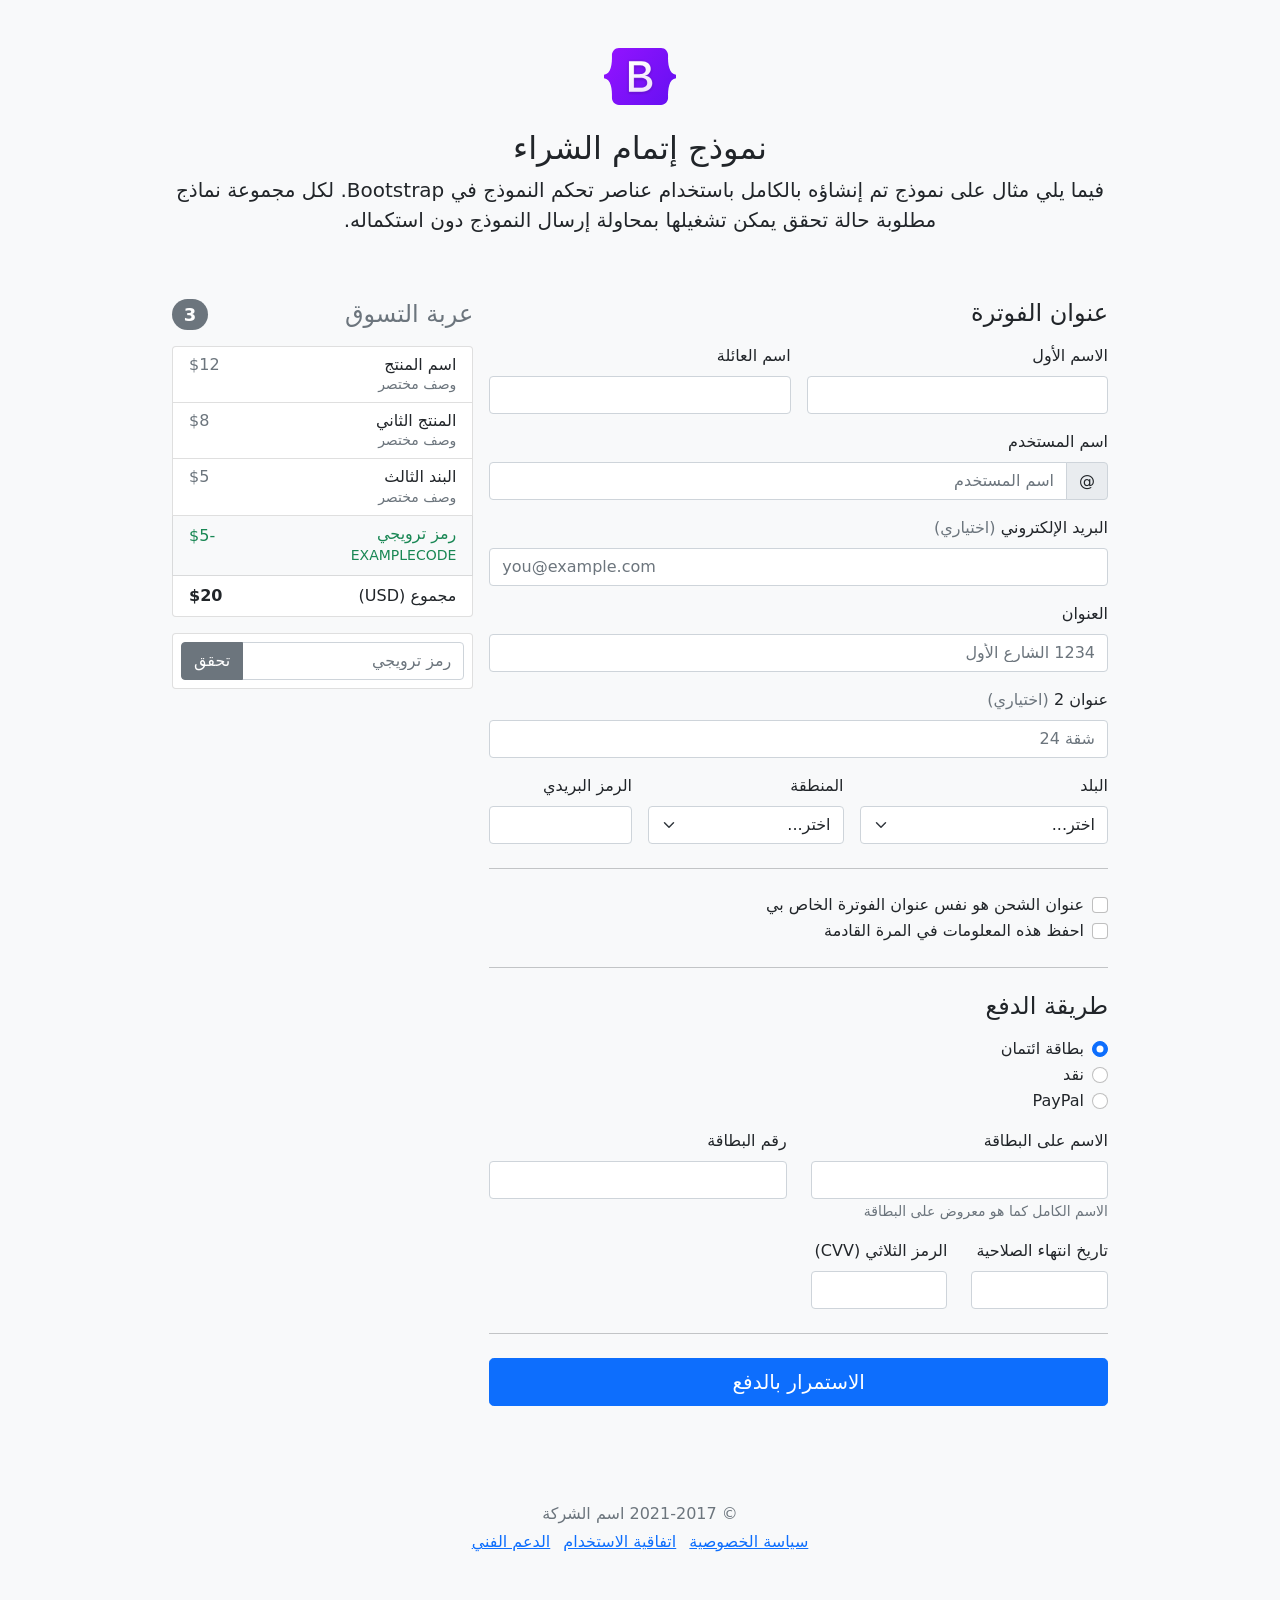
<file: assets/bootstrap-5.0.2-examples/checkout-rtl/index.html>
<!doctype html>
<html lang="ar" dir="rtl">
  <head>
    <meta charset="utf-8">
    <meta name="viewport" content="width=device-width, initial-scale=1">
    <meta name="description" content="">
    <meta name="author" content="Mark Otto, Jacob Thornton, and Bootstrap contributors">
    <meta name="generator" content="Hugo 0.84.0">
    <title>مثال إتمام الشراء · Bootstrap v5.0</title>

    <link rel="canonical" href="https://getbootstrap.com/docs/5.0/examples/checkout-rtl/">

    

    <!-- Bootstrap core CSS -->
<link href="../assets/dist/css/bootstrap.rtl.min.css" rel="stylesheet">

    <style>
      .bd-placeholder-img {
        font-size: 1.125rem;
        text-anchor: middle;
        -webkit-user-select: none;
        -moz-user-select: none;
        user-select: none;
      }

      @media (min-width: 768px) {
        .bd-placeholder-img-lg {
          font-size: 3.5rem;
        }
      }
    </style>

    
    <!-- Custom styles for this template -->
    <link href="../checkout/form-validation.css" rel="stylesheet">
  </head>
  <body class="bg-light">
    
<div class="container">
  <main>
    <div class="py-5 text-center">
      <img class="d-block mx-auto mb-4" src="../assets/brand/bootstrap-logo.svg" alt="" width="72" height="57">
      <h2>نموذج إتمام الشراء</h2>
      <p class="lead">فيما يلي مثال على نموذج تم إنشاؤه بالكامل باستخدام عناصر تحكم النموذج في Bootstrap. لكل مجموعة نماذج مطلوبة حالة تحقق يمكن تشغيلها بمحاولة إرسال النموذج دون استكماله.</p>
    </div>

    <div class="row g-3">
      <div class="col-md-5 col-lg-4 order-md-last">
        <h4 class="d-flex justify-content-between align-items-center mb-3">
          <span class="text-muted">عربة التسوق</span>
          <span class="badge bg-secondary rounded-pill">3</span>
        </h4>
        <ul class="list-group mb-3">
          <li class="list-group-item d-flex justify-content-between lh-sm">
            <div>
              <h6 class="my-0">اسم المنتج</h6>
              <small class="text-muted">وصف مختصر</small>
            </div>
            <span class="text-muted">$12</span>
          </li>
          <li class="list-group-item d-flex justify-content-between lh-sm">
            <div>
              <h6 class="my-0">المنتج الثاني</h6>
              <small class="text-muted">وصف مختصر</small>
            </div>
            <span class="text-muted">$8</span>
          </li>
          <li class="list-group-item d-flex justify-content-between lh-sm">
            <div>
              <h6 class="my-0">البند الثالث</h6>
              <small class="text-muted">وصف مختصر</small>
            </div>
            <span class="text-muted">$5</span>
          </li>
          <li class="list-group-item d-flex justify-content-between bg-light">
            <div class="text-success">
              <h6 class="my-0">رمز ترويجي</h6>
              <small>EXAMPLECODE</small>
            </div>
            <span class="text-success">-$5</span>
          </li>
          <li class="list-group-item d-flex justify-content-between">
            <span>مجموع (USD)</span>
            <strong>$20</strong>
          </li>
        </ul>

        <form class="card p-2">
          <div class="input-group">
            <input type="text" class="form-control" placeholder="رمز ترويجي">
            <button type="submit" class="btn btn-secondary">تحقق</button>
          </div>
        </form>
      </div>
      <div class="col-md-7 col-lg-8">
        <h4 class="mb-3">عنوان الفوترة</h4>
        <form class="needs-validation" novalidate>
          <div class="row g-3">
            <div class="col-sm-6">
              <label for="firstName" class="form-label">الاسم الأول</label>
              <input type="text" class="form-control" id="firstName" placeholder="" value="" required>
              <div class="invalid-feedback">
                يرجى إدخال اسم أول صحيح.
              </div>
            </div>

            <div class="col-sm-6">
              <label for="lastName" class="form-label">اسم العائلة</label>
              <input type="text" class="form-control" id="lastName" placeholder="" value="" required>
              <div class="invalid-feedback">
                يرجى إدخال اسم عائلة صحيح.
              </div>
            </div>

            <div class="col-12">
              <label for="username" class="form-label">اسم المستخدم</label>
              <div class="input-group has-validation">
                <span class="input-group-text">@</span>
                <input type="text" class="form-control" id="username" placeholder="اسم المستخدم" required>
              <div class="invalid-feedback">
                اسم المستخدم الخاص بك مطلوب.
                </div>
              </div>
            </div>

            <div class="col-12">
              <label for="email" class="form-label">البريد الإلكتروني <span class="text-muted">(اختياري)</span></label>
              <input type="email" class="form-control" id="email" placeholder="you@example.com">
              <div class="invalid-feedback">
                يرجى إدخال عنوان بريد إلكتروني صحيح لتصلكم تحديثات الشحن.
              </div>
            </div>

            <div class="col-12">
              <label for="address" class="form-label">العنوان</label>
              <input type="text" class="form-control" id="address" placeholder="1234 الشارع الأول" required>
              <div class="invalid-feedback">
                يرجى إدخال عنوان الشحن الخاص بك.
              </div>
            </div>

            <div class="col-12">
              <label for="address2" class="form-label">عنوان 2 <span class="text-muted">(اختياري)</span></label>
              <input type="text" class="form-control" id="address2" placeholder="شقة 24">
            </div>

            <div class="col-md-5">
              <label for="country" class="form-label">البلد</label>
              <select class="form-select" id="country" required>
                <option value="">اختر...</option>
                <option>الولايات المتحدة الأمريكية</option>
              </select>
              <div class="invalid-feedback">
                يرجى اختيار بلد صحيح.
              </div>
            </div>

            <div class="col-md-4">
              <label for="state" class="form-label">المنطقة</label>
              <select class="form-select" id="state" required>
                <option value="">اختر...</option>
                <option>كاليفورنيا</option>
              </select>
              <div class="invalid-feedback">
                يرجى اختيار اسم منطقة صحيح.
              </div>
            </div>

            <div class="col-md-3">
              <label for="zip" class="form-label">الرمز البريدي</label>
              <input type="text" class="form-control" id="zip" placeholder="" required>
              <div class="invalid-feedback">
                الرمز البريدي مطلوب.
              </div>
            </div>
          </div>

          <hr class="my-4">

          <div class="form-check">
            <input type="checkbox" class="form-check-input" id="same-address">
            <label class="form-check-label" for="same-address">عنوان الشحن هو نفس عنوان الفوترة الخاص بي</label>
          </div>

          <div class="form-check">
            <input type="checkbox" class="form-check-input" id="save-info">
            <label class="form-check-label" for="save-info">احفظ هذه المعلومات في المرة القادمة</label>
          </div>

          <hr class="my-4">

          <h4 class="mb-3">طريقة الدفع</h4>

          <div class="my-3">
            <div class="form-check">
              <input id="credit" name="paymentMethod" type="radio" class="form-check-input" checked required>
              <label class="form-check-label" for="credit">بطاقة ائتمان</label>
            </div>
            <div class="form-check">
              <input id="cash" name="paymentMethod" type="radio" class="form-check-input" required>
              <label class="form-check-label" for="cash">نقد</label>
            </div>
            <div class="form-check">
              <input id="paypal" name="paymentMethod" type="radio" class="form-check-input" required>
              <label class="form-check-label" for="paypal">PayPal</label>
            </div>
          </div>

          <div class="row gy-3">
            <div class="col-md-6">
              <label for="cc-name" class="form-label">الاسم على البطاقة</label>
              <input type="text" class="form-control" id="cc-name" placeholder="" required>
              <small class="text-muted">الاسم الكامل كما هو معروض على البطاقة</small>
              <div class="invalid-feedback">
                الاسم على البطاقة مطلوب
              </div>
            </div>

            <div class="col-md-6">
              <label for="cc-number" class="form-label">رقم البطاقة</label>
              <input type="text" class="form-control" id="cc-number" placeholder="" required>
              <div class="invalid-feedback">
                رقم بطاقة الائتمان مطلوب
              </div>
            </div>

            <div class="col-md-3">
              <label for="cc-expiration" class="form-label">تاريخ انتهاء الصلاحية</label>
              <input type="text" class="form-control" id="cc-expiration" placeholder="" required>
              <div class="invalid-feedback">
                تاريخ انتهاء الصلاحية مطلوب
              </div>
            </div>

            <div class="col-md-3">
              <label for="cc-cvv" class="form-label">الرمز الثلاثي (CVV)</label>
              <input type="text" class="form-control" id="cc-cvv" placeholder="" required>
              <div class="invalid-feedback">
                رمز الحماية مطلوب
              </div>
            </div>
          </div>

          <hr class="my-4">

          <button class="w-100 btn btn-primary btn-lg" type="submit">الاستمرار بالدفع</button>
        </form>
      </div>
    </div>
  </main>
  <footer class="my-5 pt-5 text-muted text-center text-small">
    <p class="mb-1">&copy; 2021-2017 اسم الشركة</p>
    <ul class="list-inline">
      <li class="list-inline-item"><a href="#">سياسة الخصوصية</a></li>
      <li class="list-inline-item"><a href="#">اتفاقية الاستخدام</a></li>
      <li class="list-inline-item"><a href="#">الدعم الفني</a></li>
    </ul>
  </footer>
</div>


    <script src="../assets/dist/js/bootstrap.bundle.min.js"></script>

      <script src="../checkout/form-validation.js"></script>
  </body>
</html>
</file>
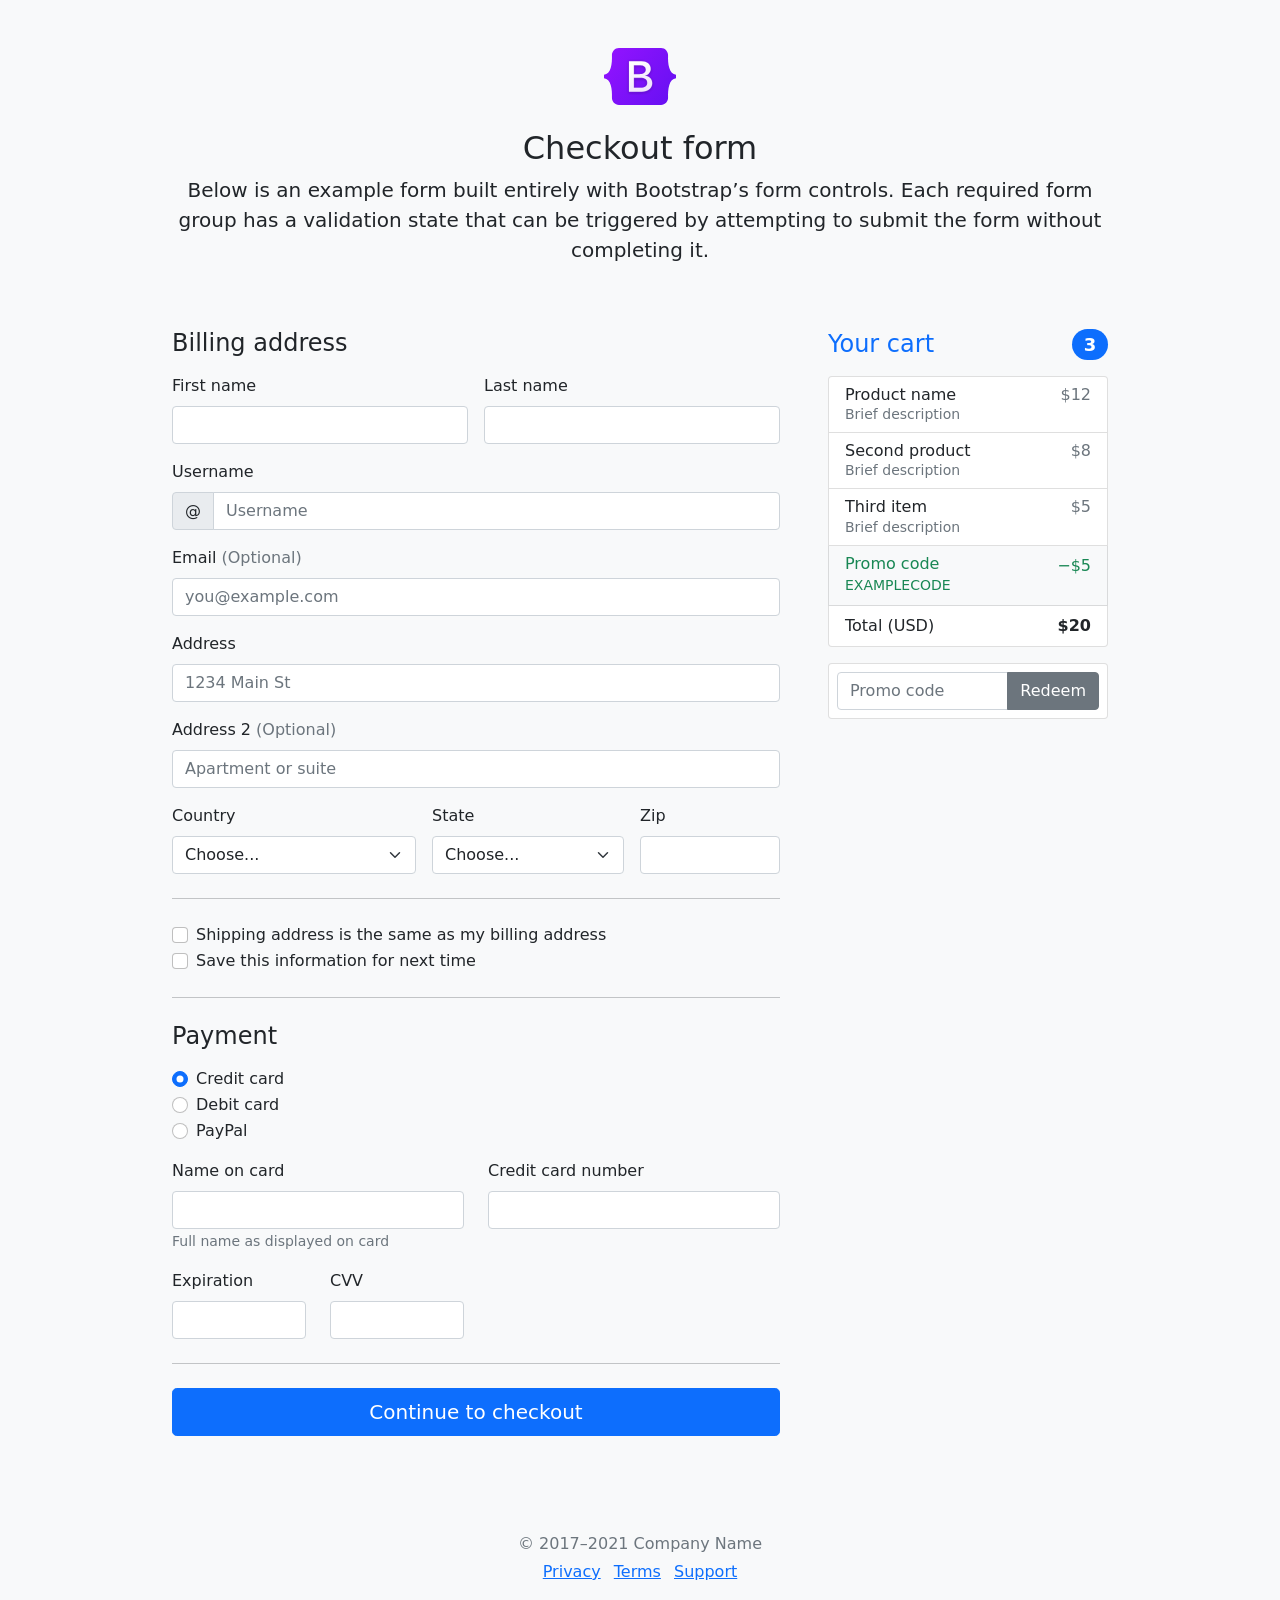
<file: assets/bootstrap-5.0.2-examples/checkout/index.html>
<!doctype html>
<html lang="en">
  <head>
    <meta charset="utf-8">
    <meta name="viewport" content="width=device-width, initial-scale=1">
    <meta name="description" content="">
    <meta name="author" content="Mark Otto, Jacob Thornton, and Bootstrap contributors">
    <meta name="generator" content="Hugo 0.84.0">
    <title>Checkout example · Bootstrap v5.0</title>

    <link rel="canonical" href="https://getbootstrap.com/docs/5.0/examples/checkout/">

    

    <!-- Bootstrap core CSS -->
<link href="../assets/dist/css/bootstrap.min.css" rel="stylesheet">

    <style>
      .bd-placeholder-img {
        font-size: 1.125rem;
        text-anchor: middle;
        -webkit-user-select: none;
        -moz-user-select: none;
        user-select: none;
      }

      @media (min-width: 768px) {
        .bd-placeholder-img-lg {
          font-size: 3.5rem;
        }
      }
    </style>

    
    <!-- Custom styles for this template -->
    <link href="form-validation.css" rel="stylesheet">
  </head>
  <body class="bg-light">
    
<div class="container">
  <main>
    <div class="py-5 text-center">
      <img class="d-block mx-auto mb-4" src="../assets/brand/bootstrap-logo.svg" alt="" width="72" height="57">
      <h2>Checkout form</h2>
      <p class="lead">Below is an example form built entirely with Bootstrap’s form controls. Each required form group has a validation state that can be triggered by attempting to submit the form without completing it.</p>
    </div>

    <div class="row g-5">
      <div class="col-md-5 col-lg-4 order-md-last">
        <h4 class="d-flex justify-content-between align-items-center mb-3">
          <span class="text-primary">Your cart</span>
          <span class="badge bg-primary rounded-pill">3</span>
        </h4>
        <ul class="list-group mb-3">
          <li class="list-group-item d-flex justify-content-between lh-sm">
            <div>
              <h6 class="my-0">Product name</h6>
              <small class="text-muted">Brief description</small>
            </div>
            <span class="text-muted">$12</span>
          </li>
          <li class="list-group-item d-flex justify-content-between lh-sm">
            <div>
              <h6 class="my-0">Second product</h6>
              <small class="text-muted">Brief description</small>
            </div>
            <span class="text-muted">$8</span>
          </li>
          <li class="list-group-item d-flex justify-content-between lh-sm">
            <div>
              <h6 class="my-0">Third item</h6>
              <small class="text-muted">Brief description</small>
            </div>
            <span class="text-muted">$5</span>
          </li>
          <li class="list-group-item d-flex justify-content-between bg-light">
            <div class="text-success">
              <h6 class="my-0">Promo code</h6>
              <small>EXAMPLECODE</small>
            </div>
            <span class="text-success">−$5</span>
          </li>
          <li class="list-group-item d-flex justify-content-between">
            <span>Total (USD)</span>
            <strong>$20</strong>
          </li>
        </ul>

        <form class="card p-2">
          <div class="input-group">
            <input type="text" class="form-control" placeholder="Promo code">
            <button type="submit" class="btn btn-secondary">Redeem</button>
          </div>
        </form>
      </div>
      <div class="col-md-7 col-lg-8">
        <h4 class="mb-3">Billing address</h4>
        <form class="needs-validation" novalidate>
          <div class="row g-3">
            <div class="col-sm-6">
              <label for="firstName" class="form-label">First name</label>
              <input type="text" class="form-control" id="firstName" placeholder="" value="" required>
              <div class="invalid-feedback">
                Valid first name is required.
              </div>
            </div>

            <div class="col-sm-6">
              <label for="lastName" class="form-label">Last name</label>
              <input type="text" class="form-control" id="lastName" placeholder="" value="" required>
              <div class="invalid-feedback">
                Valid last name is required.
              </div>
            </div>

            <div class="col-12">
              <label for="username" class="form-label">Username</label>
              <div class="input-group has-validation">
                <span class="input-group-text">@</span>
                <input type="text" class="form-control" id="username" placeholder="Username" required>
              <div class="invalid-feedback">
                  Your username is required.
                </div>
              </div>
            </div>

            <div class="col-12">
              <label for="email" class="form-label">Email <span class="text-muted">(Optional)</span></label>
              <input type="email" class="form-control" id="email" placeholder="you@example.com">
              <div class="invalid-feedback">
                Please enter a valid email address for shipping updates.
              </div>
            </div>

            <div class="col-12">
              <label for="address" class="form-label">Address</label>
              <input type="text" class="form-control" id="address" placeholder="1234 Main St" required>
              <div class="invalid-feedback">
                Please enter your shipping address.
              </div>
            </div>

            <div class="col-12">
              <label for="address2" class="form-label">Address 2 <span class="text-muted">(Optional)</span></label>
              <input type="text" class="form-control" id="address2" placeholder="Apartment or suite">
            </div>

            <div class="col-md-5">
              <label for="country" class="form-label">Country</label>
              <select class="form-select" id="country" required>
                <option value="">Choose...</option>
                <option>United States</option>
              </select>
              <div class="invalid-feedback">
                Please select a valid country.
              </div>
            </div>

            <div class="col-md-4">
              <label for="state" class="form-label">State</label>
              <select class="form-select" id="state" required>
                <option value="">Choose...</option>
                <option>California</option>
              </select>
              <div class="invalid-feedback">
                Please provide a valid state.
              </div>
            </div>

            <div class="col-md-3">
              <label for="zip" class="form-label">Zip</label>
              <input type="text" class="form-control" id="zip" placeholder="" required>
              <div class="invalid-feedback">
                Zip code required.
              </div>
            </div>
          </div>

          <hr class="my-4">

          <div class="form-check">
            <input type="checkbox" class="form-check-input" id="same-address">
            <label class="form-check-label" for="same-address">Shipping address is the same as my billing address</label>
          </div>

          <div class="form-check">
            <input type="checkbox" class="form-check-input" id="save-info">
            <label class="form-check-label" for="save-info">Save this information for next time</label>
          </div>

          <hr class="my-4">

          <h4 class="mb-3">Payment</h4>

          <div class="my-3">
            <div class="form-check">
              <input id="credit" name="paymentMethod" type="radio" class="form-check-input" checked required>
              <label class="form-check-label" for="credit">Credit card</label>
            </div>
            <div class="form-check">
              <input id="debit" name="paymentMethod" type="radio" class="form-check-input" required>
              <label class="form-check-label" for="debit">Debit card</label>
            </div>
            <div class="form-check">
              <input id="paypal" name="paymentMethod" type="radio" class="form-check-input" required>
              <label class="form-check-label" for="paypal">PayPal</label>
            </div>
          </div>

          <div class="row gy-3">
            <div class="col-md-6">
              <label for="cc-name" class="form-label">Name on card</label>
              <input type="text" class="form-control" id="cc-name" placeholder="" required>
              <small class="text-muted">Full name as displayed on card</small>
              <div class="invalid-feedback">
                Name on card is required
              </div>
            </div>

            <div class="col-md-6">
              <label for="cc-number" class="form-label">Credit card number</label>
              <input type="text" class="form-control" id="cc-number" placeholder="" required>
              <div class="invalid-feedback">
                Credit card number is required
              </div>
            </div>

            <div class="col-md-3">
              <label for="cc-expiration" class="form-label">Expiration</label>
              <input type="text" class="form-control" id="cc-expiration" placeholder="" required>
              <div class="invalid-feedback">
                Expiration date required
              </div>
            </div>

            <div class="col-md-3">
              <label for="cc-cvv" class="form-label">CVV</label>
              <input type="text" class="form-control" id="cc-cvv" placeholder="" required>
              <div class="invalid-feedback">
                Security code required
              </div>
            </div>
          </div>

          <hr class="my-4">

          <button class="w-100 btn btn-primary btn-lg" type="submit">Continue to checkout</button>
        </form>
      </div>
    </div>
  </main>

  <footer class="my-5 pt-5 text-muted text-center text-small">
    <p class="mb-1">&copy; 2017–2021 Company Name</p>
    <ul class="list-inline">
      <li class="list-inline-item"><a href="#">Privacy</a></li>
      <li class="list-inline-item"><a href="#">Terms</a></li>
      <li class="list-inline-item"><a href="#">Support</a></li>
    </ul>
  </footer>
</div>


    <script src="../assets/dist/js/bootstrap.bundle.min.js"></script>

      <script src="form-validation.js"></script>
  </body>
</html>
</file>
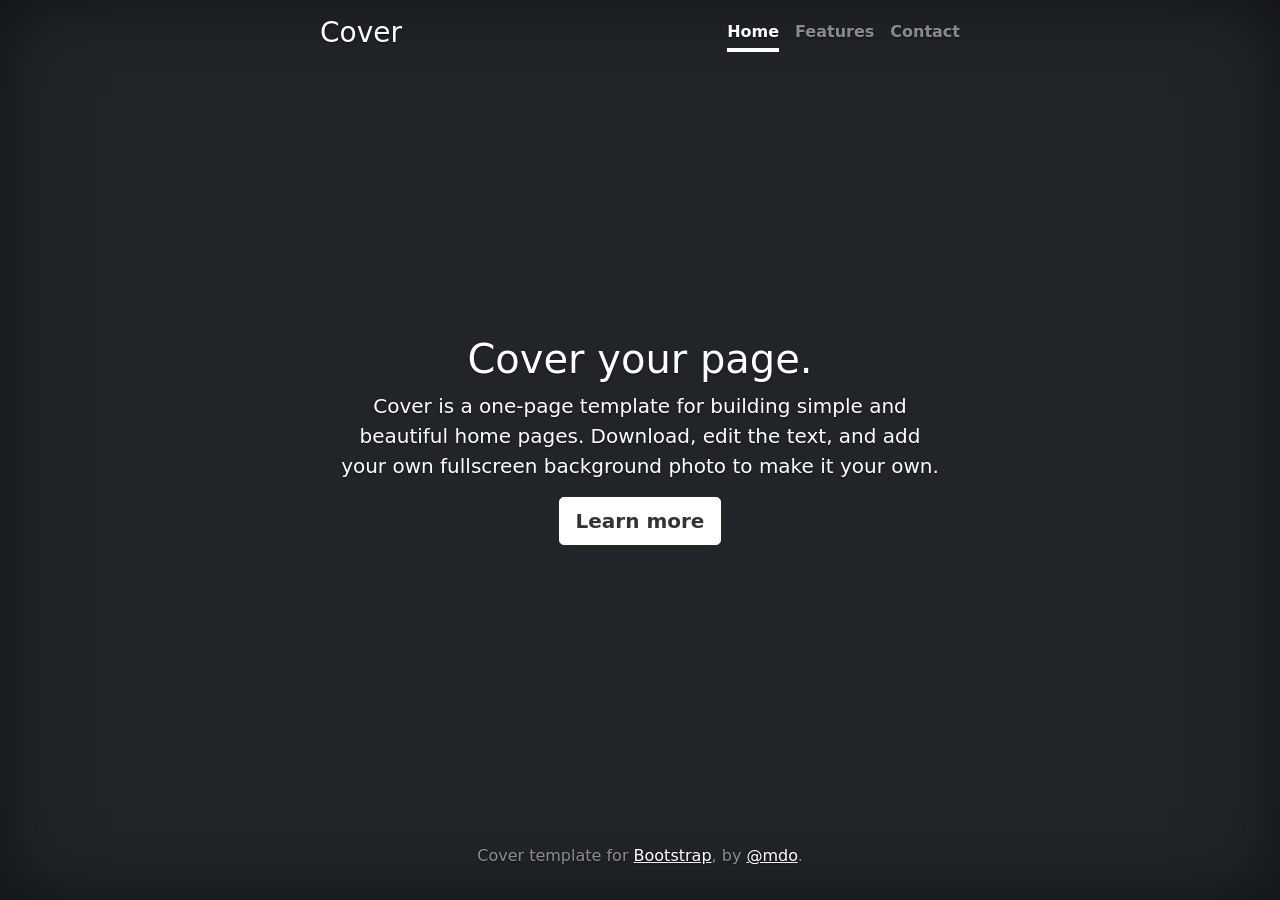
<file: assets/bootstrap-5.0.2-examples/cover/index.html>
<!doctype html>
<html lang="en" class="h-100">
  <head>
    <meta charset="utf-8">
    <meta name="viewport" content="width=device-width, initial-scale=1">
    <meta name="description" content="">
    <meta name="author" content="Mark Otto, Jacob Thornton, and Bootstrap contributors">
    <meta name="generator" content="Hugo 0.84.0">
    <title>Cover Template · Bootstrap v5.0</title>

    <link rel="canonical" href="https://getbootstrap.com/docs/5.0/examples/cover/">

    

    <!-- Bootstrap core CSS -->
<link href="../assets/dist/css/bootstrap.min.css" rel="stylesheet">

    <style>
      .bd-placeholder-img {
        font-size: 1.125rem;
        text-anchor: middle;
        -webkit-user-select: none;
        -moz-user-select: none;
        user-select: none;
      }

      @media (min-width: 768px) {
        .bd-placeholder-img-lg {
          font-size: 3.5rem;
        }
      }
    </style>

    
    <!-- Custom styles for this template -->
    <link href="cover.css" rel="stylesheet">
  </head>
  <body class="d-flex h-100 text-center text-white bg-dark">
    
<div class="cover-container d-flex w-100 h-100 p-3 mx-auto flex-column">
  <header class="mb-auto">
    <div>
      <h3 class="float-md-start mb-0">Cover</h3>
      <nav class="nav nav-masthead justify-content-center float-md-end">
        <a class="nav-link active" aria-current="page" href="#">Home</a>
        <a class="nav-link" href="#">Features</a>
        <a class="nav-link" href="#">Contact</a>
      </nav>
    </div>
  </header>

  <main class="px-3">
    <h1>Cover your page.</h1>
    <p class="lead">Cover is a one-page template for building simple and beautiful home pages. Download, edit the text, and add your own fullscreen background photo to make it your own.</p>
    <p class="lead">
      <a href="#" class="btn btn-lg btn-secondary fw-bold border-white bg-white">Learn more</a>
    </p>
  </main>

  <footer class="mt-auto text-white-50">
    <p>Cover template for <a href="https://getbootstrap.com/" class="text-white">Bootstrap</a>, by <a href="https://twitter.com/mdo" class="text-white">@mdo</a>.</p>
  </footer>
</div>


    
  </body>
</html>
</file>
<file: assets/bootstrap-5.0.2-examples/blog/blog.rtl.css>
/* stylelint-disable selector-list-comma-newline-after */

.blog-header {
  line-height: 1;
  border-bottom: 1px solid #e5e5e5;
}

.blog-header-logo {
  font-family: Amiri, Georgia, "Times New Roman", serif;
  font-size: 2.25rem;
}

.blog-header-logo:hover {
  text-decoration: none;
}

h1, h2, h3, h4, h5, h6 {
  font-family: Amiri, Georgia, "Times New Roman", serif;
}

.display-4 {
  font-size: 2.5rem;
}
@media (min-width: 768px) {
  .display-4 {
    font-size: 3rem;
  }
}

.nav-scroller {
  position: relative;
  z-index: 2;
  height: 2.75rem;
  overflow-y: hidden;
}

.nav-scroller .nav {
  display: flex;
  flex-wrap: nowrap;
  padding-bottom: 1rem;
  margin-top: -1px;
  overflow-x: auto;
  text-align: center;
  white-space: nowrap;
  -webkit-overflow-scrolling: touch;
}

.nav-scroller .nav-link {
  padding-top: .75rem;
  padding-bottom: .75rem;
  font-size: .875rem;
}

.card-img-right {
  height: 100%;
  border-radius: 3px 0 0 3px;
}

.flex-auto {
  flex: 0 0 auto;
}

.h-250 { height: 250px; }
@media (min-width: 768px) {
  .h-md-250 { height: 250px; }
}

/* Pagination */
.blog-pagination {
  margin-bottom: 4rem;
}
.blog-pagination > .btn {
  border-radius: 2rem;
}

/*
 * Blog posts
 */
.blog-post {
  margin-bottom: 4rem;
}
.blog-post-title {
  margin-bottom: .25rem;
  font-size: 2.5rem;
}
.blog-post-meta {
  margin-bottom: 1.25rem;
  color: #727272;
}

/*
 * Footer
 */
.blog-footer {
  padding: 2.5rem 0;
  color: #727272;
  text-align: center;
  background-color: #f9f9f9;
  border-top: .05rem solid #e5e5e5;
}
.blog-footer p:last-child {
  margin-bottom: 0;
}
</file>
<file: assets/bootstrap-5.0.2-examples/blog/blog.css>
/* stylelint-disable selector-list-comma-newline-after */

.blog-header {
  line-height: 1;
  border-bottom: 1px solid #e5e5e5;
}

.blog-header-logo {
  font-family: "Playfair Display", Georgia, "Times New Roman", serif/*rtl:Amiri, Georgia, "Times New Roman", serif*/;
  font-size: 2.25rem;
}

.blog-header-logo:hover {
  text-decoration: none;
}

h1, h2, h3, h4, h5, h6 {
  font-family: "Playfair Display", Georgia, "Times New Roman", serif/*rtl:Amiri, Georgia, "Times New Roman", serif*/;
}

.display-4 {
  font-size: 2.5rem;
}
@media (min-width: 768px) {
  .display-4 {
    font-size: 3rem;
  }
}

.nav-scroller {
  position: relative;
  z-index: 2;
  height: 2.75rem;
  overflow-y: hidden;
}

.nav-scroller .nav {
  display: flex;
  flex-wrap: nowrap;
  padding-bottom: 1rem;
  margin-top: -1px;
  overflow-x: auto;
  text-align: center;
  white-space: nowrap;
  -webkit-overflow-scrolling: touch;
}

.nav-scroller .nav-link {
  padding-top: .75rem;
  padding-bottom: .75rem;
  font-size: .875rem;
}

.card-img-right {
  height: 100%;
  border-radius: 0 3px 3px 0;
}

.flex-auto {
  flex: 0 0 auto;
}

.h-250 { height: 250px; }
@media (min-width: 768px) {
  .h-md-250 { height: 250px; }
}

/* Pagination */
.blog-pagination {
  margin-bottom: 4rem;
}
.blog-pagination > .btn {
  border-radius: 2rem;
}

/*
 * Blog posts
 */
.blog-post {
  margin-bottom: 4rem;
}
.blog-post-title {
  margin-bottom: .25rem;
  font-size: 2.5rem;
}
.blog-post-meta {
  margin-bottom: 1.25rem;
  color: #727272;
}

/*
 * Footer
 */
.blog-footer {
  padding: 2.5rem 0;
  color: #727272;
  text-align: center;
  background-color: #f9f9f9;
  border-top: .05rem solid #e5e5e5;
}
.blog-footer p:last-child {
  margin-bottom: 0;
}
</file>
<file: assets/bootstrap-5.0.2-examples/carousel/carousel.rtl.css>
/* GLOBAL STYLES
-------------------------------------------------- */
/* Padding below the footer and lighter body text */

body {
  padding-top: 3rem;
  padding-bottom: 3rem;
  color: #5a5a5a;
}


/* CUSTOMIZE THE CAROUSEL
-------------------------------------------------- */

/* Carousel base class */
.carousel {
  margin-bottom: 4rem;
}
/* Since positioning the image, we need to help out the caption */
.carousel-caption {
  bottom: 3rem;
  z-index: 10;
}

/* Declare heights because of positioning of img element */
.carousel-item {
  height: 32rem;
}
.carousel-item > img {
  position: absolute;
  top: 0;
  right: 0;
  min-width: 100%;
  height: 32rem;
}


/* MARKETING CONTENT
-------------------------------------------------- */

/* Center align the text within the three columns below the carousel */
.marketing .col-lg-4 {
  margin-bottom: 1.5rem;
  text-align: center;
}
.marketing h2 {
  font-weight: 400;
}
.marketing .col-lg-4 p {
  margin-right: .75rem;
  margin-left: .75rem;
}


/* Featurettes
------------------------- */

.featurette-divider {
  margin: 5rem 0; /* Space out the Bootstrap <hr> more */
}

/* Thin out the marketing headings */
.featurette-heading {
  font-weight: 300;
  line-height: 1;
}


/* RESPONSIVE CSS
-------------------------------------------------- */

@media (min-width: 40em) {
  /* Bump up size of carousel content */
  .carousel-caption p {
    margin-bottom: 1.25rem;
    font-size: 1.25rem;
    line-height: 1.4;
  }

  .featurette-heading {
    font-size: 50px;
  }
}

@media (min-width: 62em) {
  .featurette-heading {
    margin-top: 7rem;
  }
}
</file>
<file: assets/bootstrap-5.0.2-examples/carousel/carousel.css>
/* GLOBAL STYLES
-------------------------------------------------- */
/* Padding below the footer and lighter body text */

body {
  padding-top: 3rem;
  padding-bottom: 3rem;
  color: #5a5a5a;
}


/* CUSTOMIZE THE CAROUSEL
-------------------------------------------------- */

/* Carousel base class */
.carousel {
  margin-bottom: 4rem;
}
/* Since positioning the image, we need to help out the caption */
.carousel-caption {
  bottom: 3rem;
  z-index: 10;
}

/* Declare heights because of positioning of img element */
.carousel-item {
  height: 32rem;
}
.carousel-item > img {
  position: absolute;
  top: 0;
  left: 0;
  min-width: 100%;
  height: 32rem;
}


/* MARKETING CONTENT
-------------------------------------------------- */

/* Center align the text within the three columns below the carousel */
.marketing .col-lg-4 {
  margin-bottom: 1.5rem;
  text-align: center;
}
.marketing h2 {
  font-weight: 400;
}
/* rtl:begin:ignore */
.marketing .col-lg-4 p {
  margin-right: .75rem;
  margin-left: .75rem;
}
/* rtl:end:ignore */


/* Featurettes
------------------------- */

.featurette-divider {
  margin: 5rem 0; /* Space out the Bootstrap <hr> more */
}

/* Thin out the marketing headings */
.featurette-heading {
  font-weight: 300;
  line-height: 1;
  /* rtl:remove */
  letter-spacing: -.05rem;
}


/* RESPONSIVE CSS
-------------------------------------------------- */

@media (min-width: 40em) {
  /* Bump up size of carousel content */
  .carousel-caption p {
    margin-bottom: 1.25rem;
    font-size: 1.25rem;
    line-height: 1.4;
  }

  .featurette-heading {
    font-size: 50px;
  }
}

@media (min-width: 62em) {
  .featurette-heading {
    margin-top: 7rem;
  }
}
</file>
<file: assets/bootstrap-5.0.2-examples/checkout/form-validation.css>
.container {
  max-width: 960px;
}
</file>
<file: assets/bootstrap-5.0.2-examples/cover/cover.css>
/*
 * Globals
 */


/* Custom default button */
.btn-secondary,
.btn-secondary:hover,
.btn-secondary:focus {
  color: #333;
  text-shadow: none; /* Prevent inheritance from `body` */
}


/*
 * Base structure
 */

body {
  text-shadow: 0 .05rem .1rem rgba(0, 0, 0, .5);
  box-shadow: inset 0 0 5rem rgba(0, 0, 0, .5);
}

.cover-container {
  max-width: 42em;
}


/*
 * Header
 */

.nav-masthead .nav-link {
  padding: .25rem 0;
  font-weight: 700;
  color: rgba(255, 255, 255, .5);
  background-color: transparent;
  border-bottom: .25rem solid transparent;
}

.nav-masthead .nav-link:hover,
.nav-masthead .nav-link:focus {
  border-bottom-color: rgba(255, 255, 255, .25);
}

.nav-masthead .nav-link + .nav-link {
  margin-left: 1rem;
}

.nav-masthead .active {
  color: #fff;
  border-bottom-color: #fff;
}
</file>
<file: assets/bootstrap-5.0.2-examples/cheatsheet/cheatsheet.rtl.css>
body {
  scroll-behavior: smooth;
}

/**
 * Bootstrap "Journal code" icon
 * @link https://icons.getbootstrap.com/icons/journal-code/
 */
.bd-heading a::before {
  display: inline-block;
  width: 1em;
  height: 1em;
  margin-left: .25rem;
  content: "";
  background-image: url("data:image/svg+xml,%3Csvg xmlns='http://www.w3.org/2000/svg' fill='%25230d6efd' viewBox='0 0 16 16'%3E%3Cpath d='M4 1h8a2 2 0 0 1 2 2v10a2 2 0 0 1-2 2H4a2 2 0 0 1-2-2h1a1 1 0 0 0 1 1h8a1 1 0 0 0 1-1V3a1 1 0 0 0-1-1H4a1 1 0 0 0-1 1H2a2 2 0 0 1 2-2z'/%3E%3Cpath d='M2 5v-.5a.5.5 0 0 1 1 0V5h.5a.5.5 0 0 1 0 1h-2a.5.5 0 0 1 0-1H2zm0 3v-.5a.5.5 0 0 1 1 0V8h.5a.5.5 0 0 1 0 1h-2a.5.5 0 0 1 0-1H2zm0 3v-.5a.5.5 0 0 1 1 0v.5h.5a.5.5 0 0 1 0 1h-2a.5.5 0 0 1 0-1H2z'/%3E%3Cpath fill-rule='evenodd' d='M8.646 5.646a.5.5 0 0 1 .708 0l2 2a.5.5 0 0 1 0 .708l-2 2a.5.5 0 0 1-.708-.708L10.293 8 8.646 6.354a.5.5 0 0 1 0-.708zm-1.292 0a.5.5 0 0 0-.708 0l-2 2a.5.5 0 0 0 0 .708l2 2a.5.5 0 0 0 .708-.708L5.707 8l1.647-1.646a.5.5 0 0 0 0-.708z'/%3E%3C/svg%3E");
  background-size: 1em;
}

/* stylelint-disable-next-line selector-max-universal */
.bd-heading + div > * + * {
  margin-top: 3rem;
}

/* Table of contents */
.bd-aside a {
  padding: .1875rem .5rem;
  margin-top: .125rem;
  margin-right: .3125rem;
  color: rgba(0, 0, 0, .65);
  text-decoration: none;
}

.bd-aside a:hover,
.bd-aside a:focus {
  color: rgba(0, 0, 0, .85);
  background-color: rgba(121, 82, 179, .1);
}

.bd-aside .active {
  font-weight: 600;
  color: rgba(0, 0, 0, .85);
}

.bd-aside .btn {
  padding: .25rem .5rem;
  font-weight: 600;
  color: rgba(0, 0, 0, .65);
  border: 0;
}

.bd-aside .btn:hover,
.bd-aside .btn:focus {
  color: rgba(0, 0, 0, .85);
  background-color: rgba(121, 82, 179, .1);
}

.bd-aside .btn:focus {
  box-shadow: 0 0 0 1px rgba(121, 82, 179, .7);
}

.bd-aside .btn::before {
  width: 1.25em;
  line-height: 0;
  content: url("data:image/svg+xml,%3csvg xmlns='http://www.w3.org/2000/svg' width='16' height='16' viewBox='0 0 16 16'%3e%3cpath fill='none' stroke='rgba%280,0,0,.5%29' stroke-linecap='round' stroke-linejoin='round' stroke-width='2' d='M5 14l6-6-6-6'/%3e%3c/svg%3e");
  transition: transform .35s ease;
  transform: rotate(180deg) translateX(-2px);
  transform-origin: .5em 50%;
}

.bd-aside .btn[aria-expanded="true"]::before {
  transform: rotate(90deg);
}


/* Examples */
.scrollspy-example {
  position: relative;
  height: 200px;
  margin-top: .5rem;
  overflow: auto;
}

[id="modal"] .bd-example .btn,
[id="buttons"] .bd-example .btn,
[id="tooltips"] .bd-example .btn,
[id="popovers"] .bd-example .btn,
[id="dropdowns"] .bd-example .btn-group,
[id="dropdowns"] .bd-example .dropdown,
[id="dropdowns"] .bd-example .dropup,
[id="dropdowns"] .bd-example .dropend,
[id="dropdowns"] .bd-example .dropstart {
  margin: 0 0 1rem 1rem;
}

/* Layout */
@media (min-width: 1200px) {
  body {
    display: grid;
    gap: 1rem;
    grid-template-columns: 1fr 4fr 1fr;
    grid-template-rows: auto;
  }

  .bd-header {
    position: fixed;
    top: 0;
    right: 0;
    left: 0;
    z-index: 1030;
    grid-column: 1 / span 3;
  }

  .bd-aside,
  .bd-cheatsheet {
    padding-top: 4rem;
  }

  /**
   * 1. Too bad only Firefox supports subgrids ATM
   */
  .bd-cheatsheet,
  .bd-cheatsheet section,
  .bd-cheatsheet article {
    display: inherit; /* 1 */
    gap: inherit; /* 1 */
    grid-template-columns: 1fr 4fr;
    grid-column: 1 / span 2;
    grid-template-rows: auto;
  }

  .bd-aside {
    grid-area: 1 / 3;
    scroll-margin-top: 4rem;
  }

  .bd-cheatsheet section,
  .bd-cheatsheet section > h2 {
    top: 2rem;
    scroll-margin-top: 2rem;
  }

  .bd-cheatsheet section > h2::before {
    position: absolute;
    top: 0;
    right: 0;
    bottom: -2rem;
    left: 0;
    z-index: -1;
    content: "";
    background-image: linear-gradient(to bottom, rgba(255, 255, 255, 1) calc(100% - 3rem), rgba(255, 255, 255, .01));
  }

  .bd-cheatsheet article,
  .bd-cheatsheet .bd-heading {
    top: 8rem;
    scroll-margin-top: 8rem;
  }

  .bd-cheatsheet .bd-heading {
    z-index: 1;
  }
}
</file>
<file: assets/bootstrap-5.0.2-examples/cheatsheet/cheatsheet.css>
body {
  scroll-behavior: smooth;
}

/**
 * Bootstrap "Journal code" icon
 * @link https://icons.getbootstrap.com/icons/journal-code/
 */
.bd-heading a::before {
  display: inline-block;
  width: 1em;
  height: 1em;
  margin-right: .25rem;
  content: "";
  background-image: url("data:image/svg+xml,%3Csvg xmlns='http://www.w3.org/2000/svg' fill='%25230d6efd' viewBox='0 0 16 16'%3E%3Cpath d='M4 1h8a2 2 0 0 1 2 2v10a2 2 0 0 1-2 2H4a2 2 0 0 1-2-2h1a1 1 0 0 0 1 1h8a1 1 0 0 0 1-1V3a1 1 0 0 0-1-1H4a1 1 0 0 0-1 1H2a2 2 0 0 1 2-2z'/%3E%3Cpath d='M2 5v-.5a.5.5 0 0 1 1 0V5h.5a.5.5 0 0 1 0 1h-2a.5.5 0 0 1 0-1H2zm0 3v-.5a.5.5 0 0 1 1 0V8h.5a.5.5 0 0 1 0 1h-2a.5.5 0 0 1 0-1H2zm0 3v-.5a.5.5 0 0 1 1 0v.5h.5a.5.5 0 0 1 0 1h-2a.5.5 0 0 1 0-1H2z'/%3E%3Cpath fill-rule='evenodd' d='M8.646 5.646a.5.5 0 0 1 .708 0l2 2a.5.5 0 0 1 0 .708l-2 2a.5.5 0 0 1-.708-.708L10.293 8 8.646 6.354a.5.5 0 0 1 0-.708zm-1.292 0a.5.5 0 0 0-.708 0l-2 2a.5.5 0 0 0 0 .708l2 2a.5.5 0 0 0 .708-.708L5.707 8l1.647-1.646a.5.5 0 0 0 0-.708z'/%3E%3C/svg%3E");
  background-size: 1em;
}

/* stylelint-disable-next-line selector-max-universal */
.bd-heading + div > * + * {
  margin-top: 3rem;
}

/* Table of contents */
.bd-aside a {
  padding: .1875rem .5rem;
  margin-top: .125rem;
  margin-left: .3125rem;
  color: rgba(0, 0, 0, .65);
  text-decoration: none;
}

.bd-aside a:hover,
.bd-aside a:focus {
  color: rgba(0, 0, 0, .85);
  background-color: rgba(121, 82, 179, .1);
}

.bd-aside .active {
  font-weight: 600;
  color: rgba(0, 0, 0, .85);
}

.bd-aside .btn {
  padding: .25rem .5rem;
  font-weight: 600;
  color: rgba(0, 0, 0, .65);
  border: 0;
}

.bd-aside .btn:hover,
.bd-aside .btn:focus {
  color: rgba(0, 0, 0, .85);
  background-color: rgba(121, 82, 179, .1);
}

.bd-aside .btn:focus {
  box-shadow: 0 0 0 1px rgba(121, 82, 179, .7);
}

.bd-aside .btn::before {
  width: 1.25em;
  line-height: 0;
  content: url("data:image/svg+xml,%3csvg xmlns='http://www.w3.org/2000/svg' width='16' height='16' viewBox='0 0 16 16'%3e%3cpath fill='none' stroke='rgba%280,0,0,.5%29' stroke-linecap='round' stroke-linejoin='round' stroke-width='2' d='M5 14l6-6-6-6'/%3e%3c/svg%3e");
  transition: transform .35s ease;

  /* rtl:raw:
  transform: rotate(180deg) translateX(-2px);
  */
  transform-origin: .5em 50%;
}

.bd-aside .btn[aria-expanded="true"]::before {
  transform: rotate(90deg)/* rtl:ignore */;
}


/* Examples */
.scrollspy-example {
  position: relative;
  height: 200px;
  margin-top: .5rem;
  overflow: auto;
}

[id="modal"] .bd-example .btn,
[id="buttons"] .bd-example .btn,
[id="tooltips"] .bd-example .btn,
[id="popovers"] .bd-example .btn,
[id="dropdowns"] .bd-example .btn-group,
[id="dropdowns"] .bd-example .dropdown,
[id="dropdowns"] .bd-example .dropup,
[id="dropdowns"] .bd-example .dropend,
[id="dropdowns"] .bd-example .dropstart {
  margin: 0 1rem 1rem 0;
}

/* Layout */
@media (min-width: 1200px) {
  body {
    display: grid;
    gap: 1rem;
    grid-template-columns: 1fr 4fr 1fr;
    grid-template-rows: auto;
  }

  .bd-header {
    position: fixed;
    top: 0;
    /* rtl:begin:ignore */
    right: 0;
    left: 0;
    /* rtl:end:ignore */
    z-index: 1030;
    grid-column: 1 / span 3;
  }

  .bd-aside,
  .bd-cheatsheet {
    padding-top: 4rem;
  }

  /**
   * 1. Too bad only Firefox supports subgrids ATM
   */
  .bd-cheatsheet,
  .bd-cheatsheet section,
  .bd-cheatsheet article {
    display: inherit; /* 1 */
    gap: inherit; /* 1 */
    grid-template-columns: 1fr 4fr;
    grid-column: 1 / span 2;
    grid-template-rows: auto;
  }

  .bd-aside {
    grid-area: 1 / 3;
    scroll-margin-top: 4rem;
  }

  .bd-cheatsheet section,
  .bd-cheatsheet section > h2 {
    top: 2rem;
    scroll-margin-top: 2rem;
  }

  .bd-cheatsheet section > h2::before {
    position: absolute;
    /* rtl:begin:ignore */
    top: 0;
    right: 0;
    bottom: -2rem;
    left: 0;
    /* rtl:end:ignore */
    z-index: -1;
    content: "";
    background-image: linear-gradient(to bottom, rgba(255, 255, 255, 1) calc(100% - 3rem), rgba(255, 255, 255, .01));
  }

  .bd-cheatsheet article,
  .bd-cheatsheet .bd-heading {
    top: 8rem;
    scroll-margin-top: 8rem;
  }

  .bd-cheatsheet .bd-heading {
    z-index: 1;
  }
}
</file>
